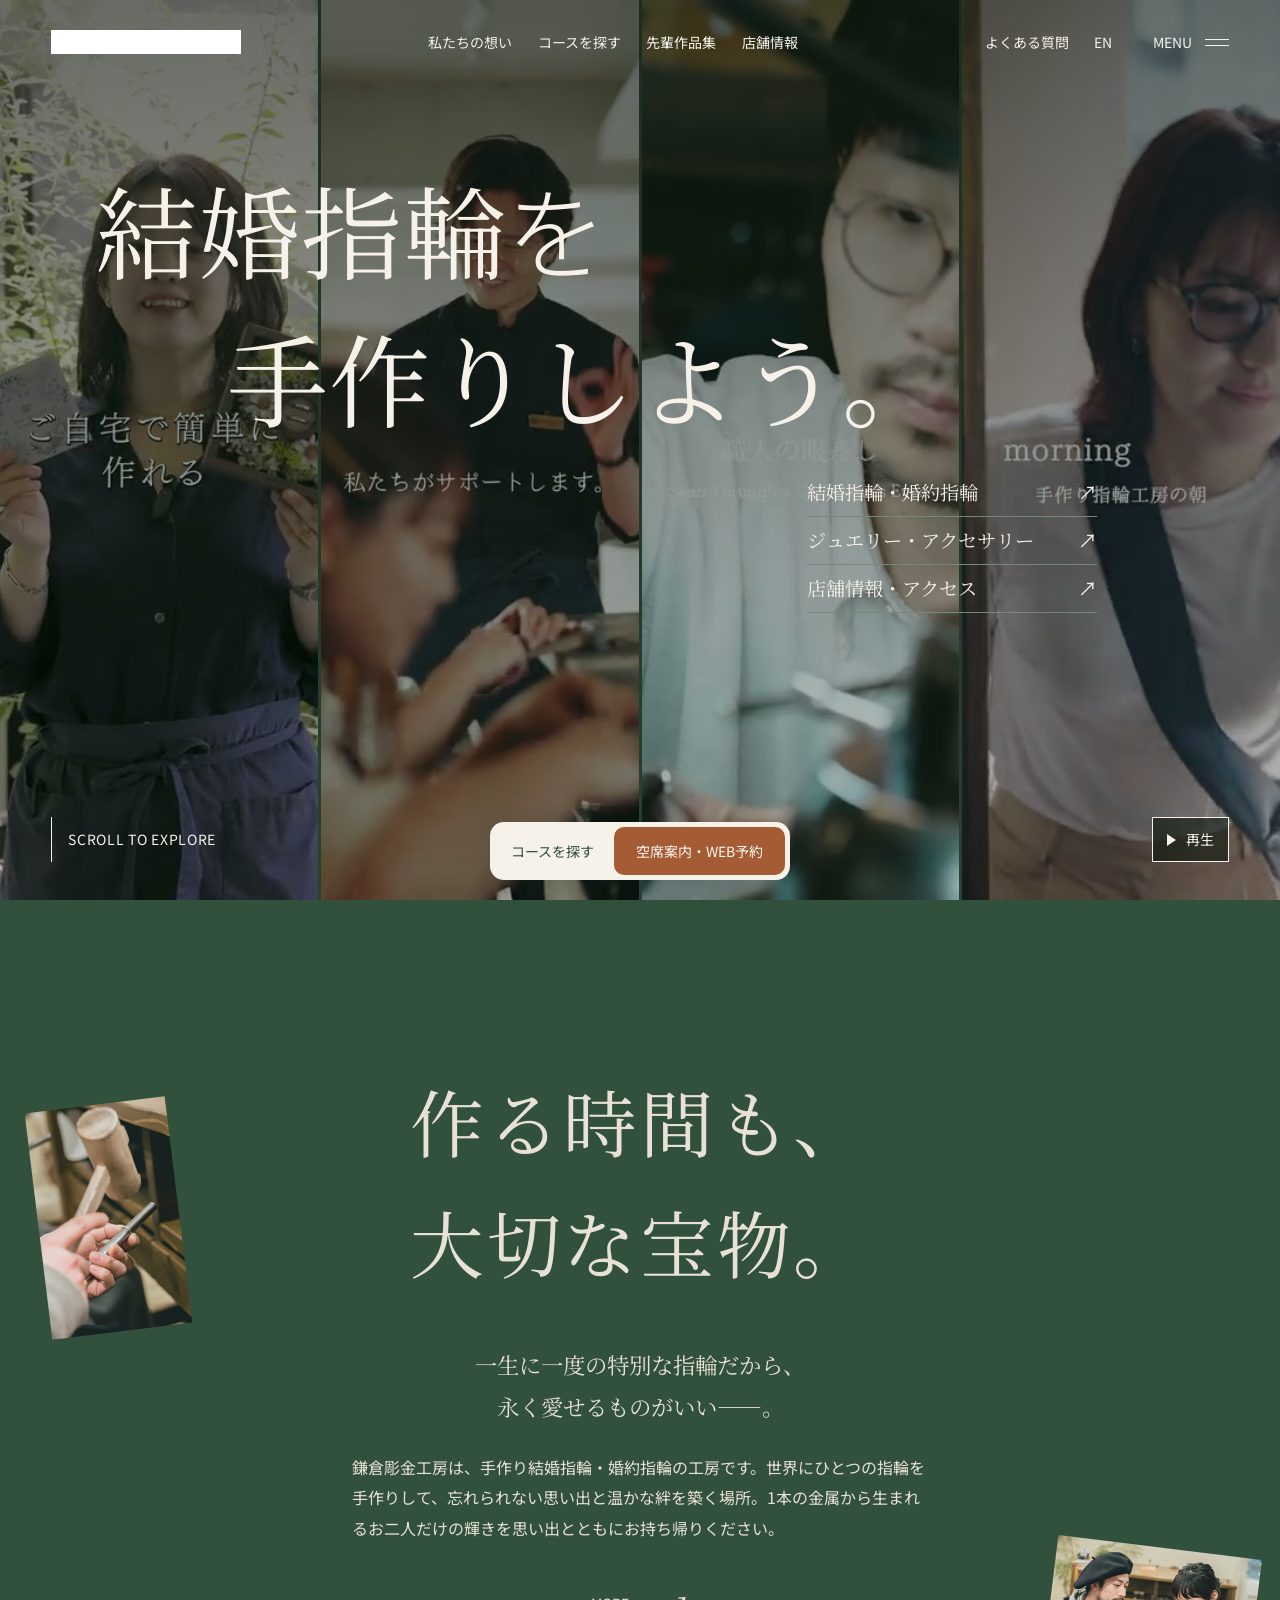
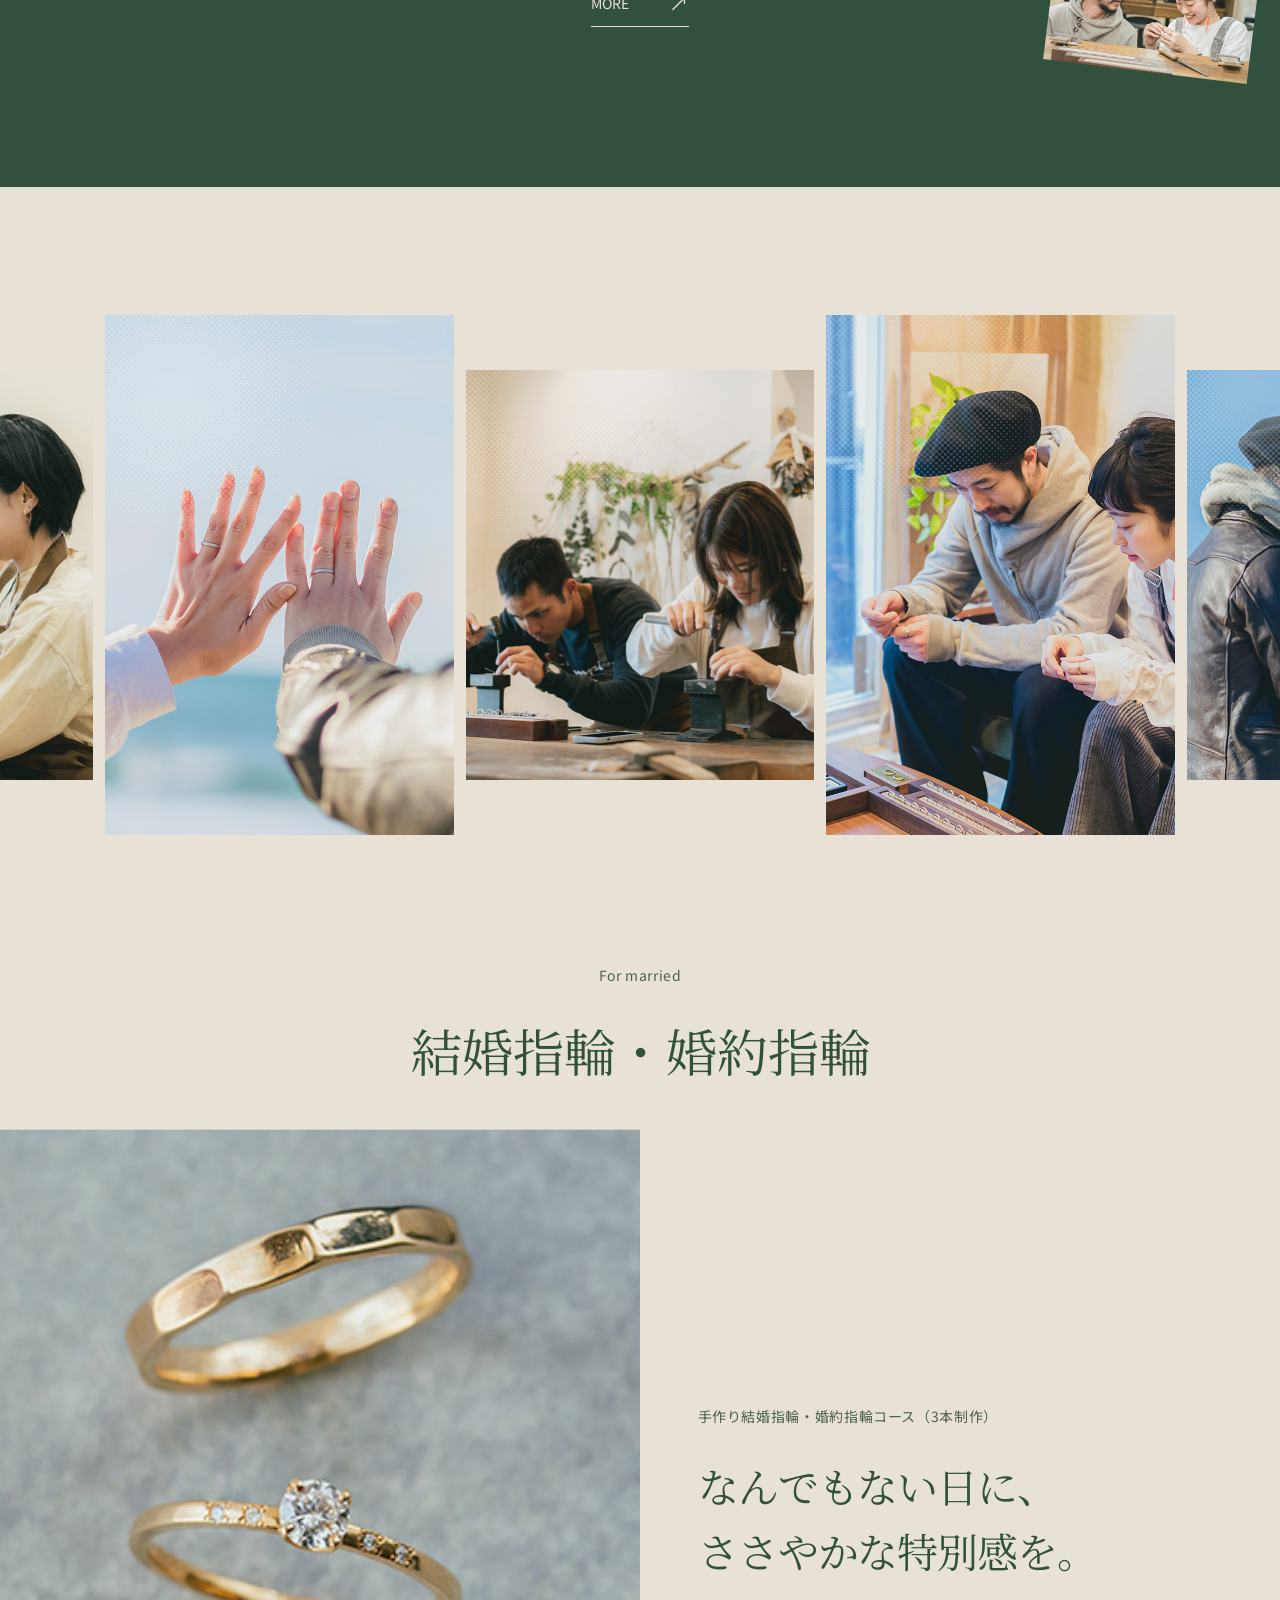
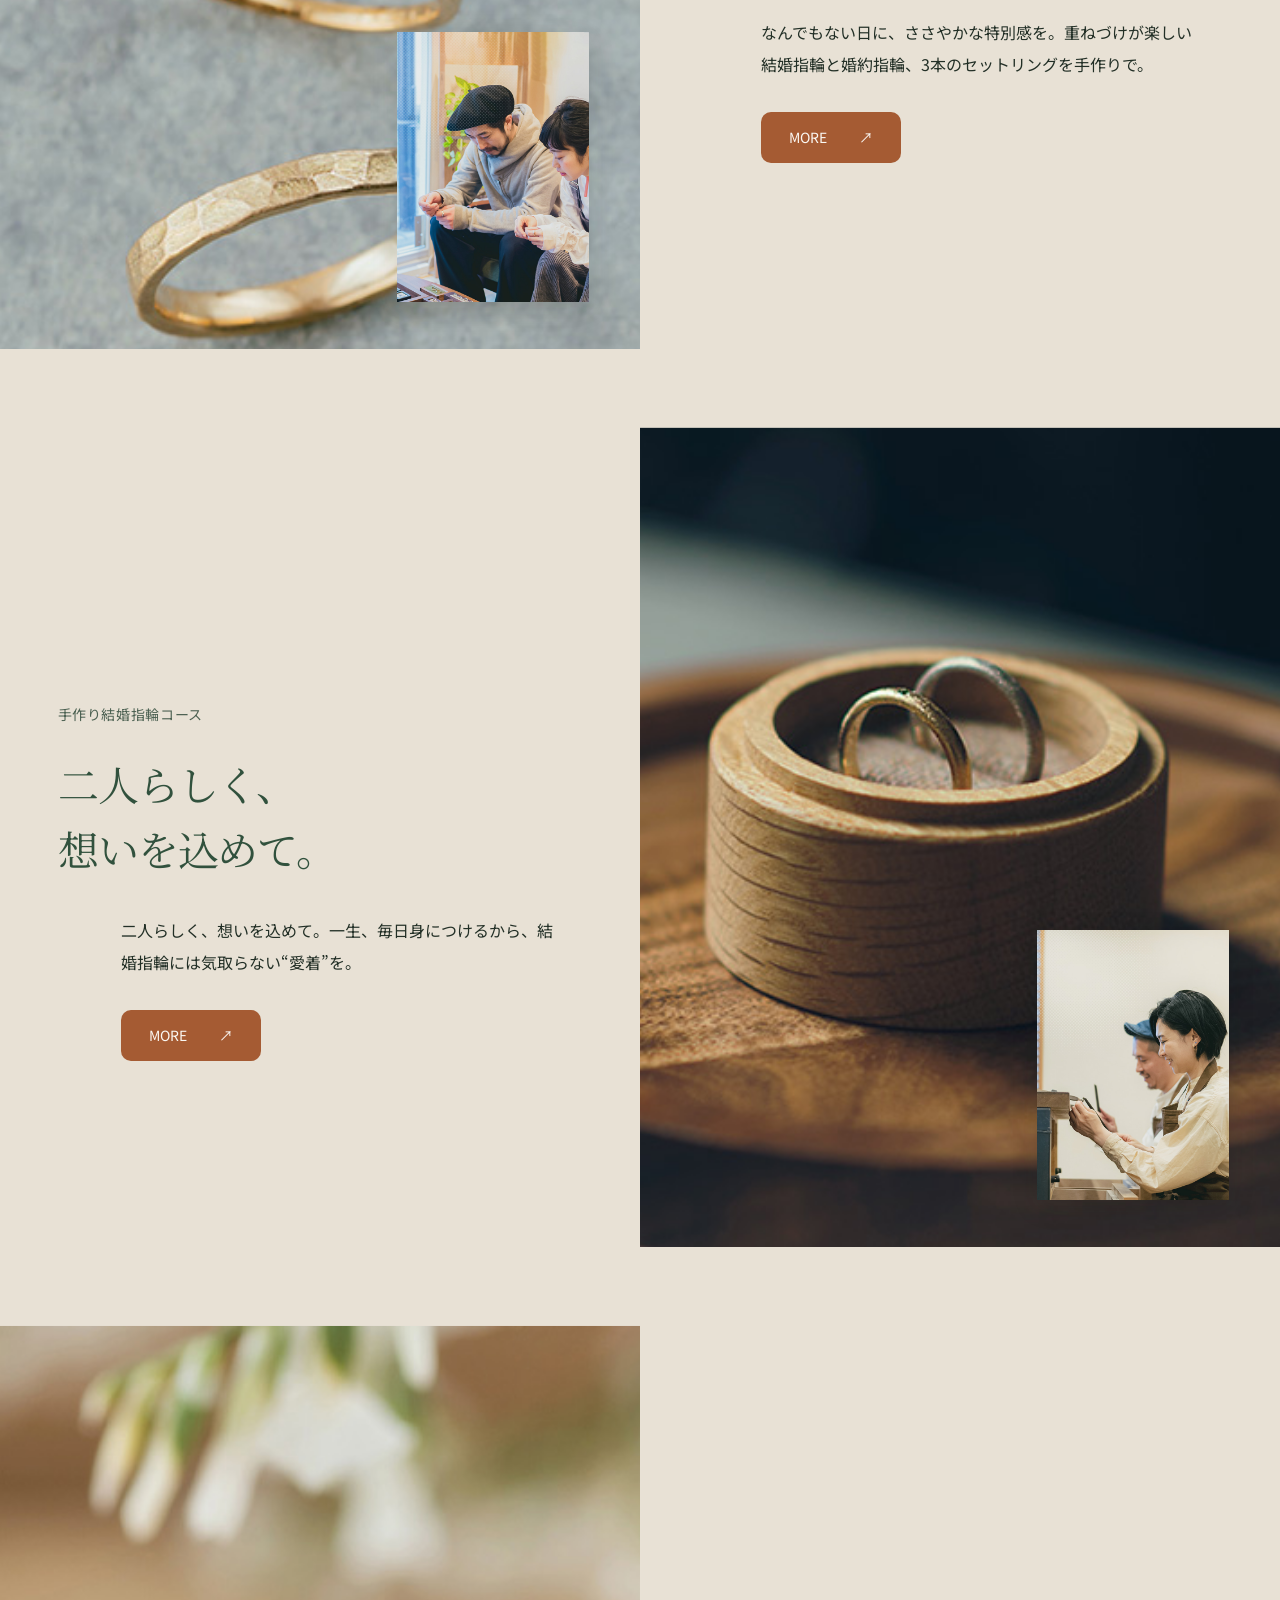
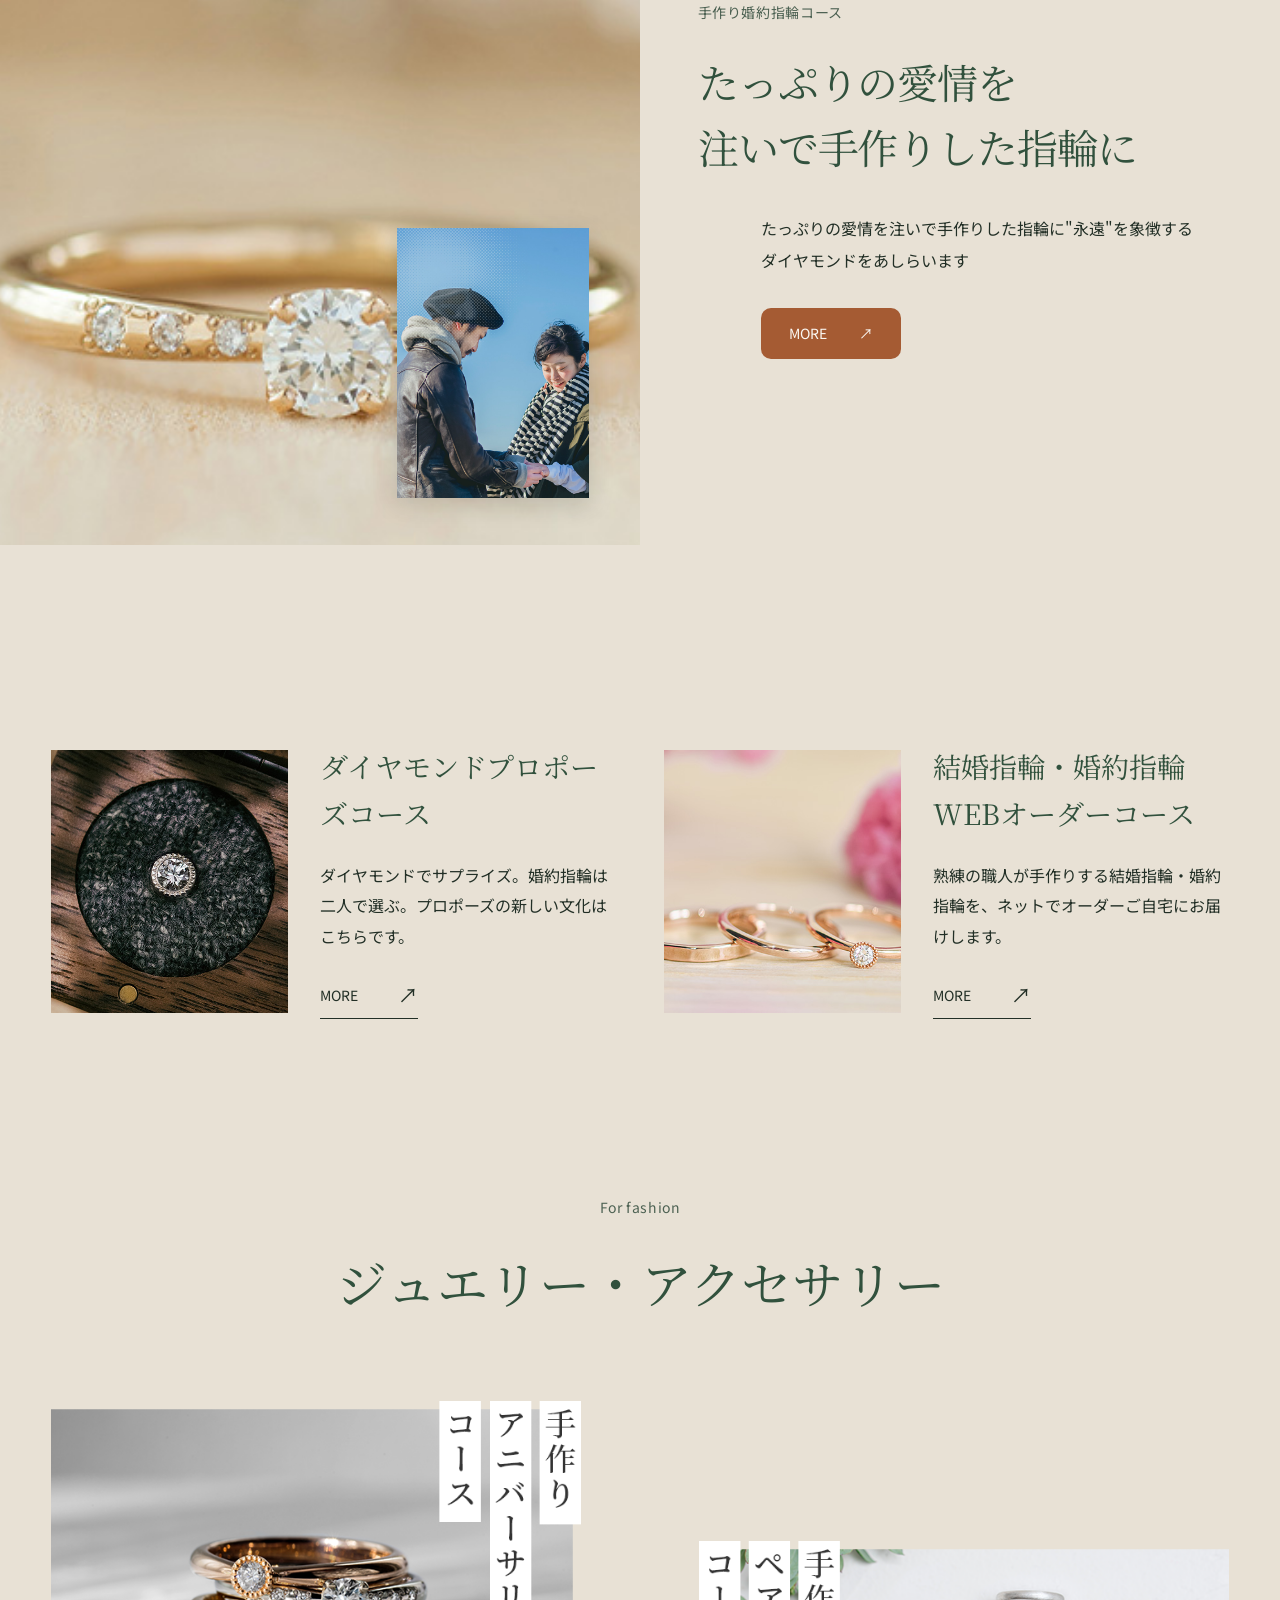
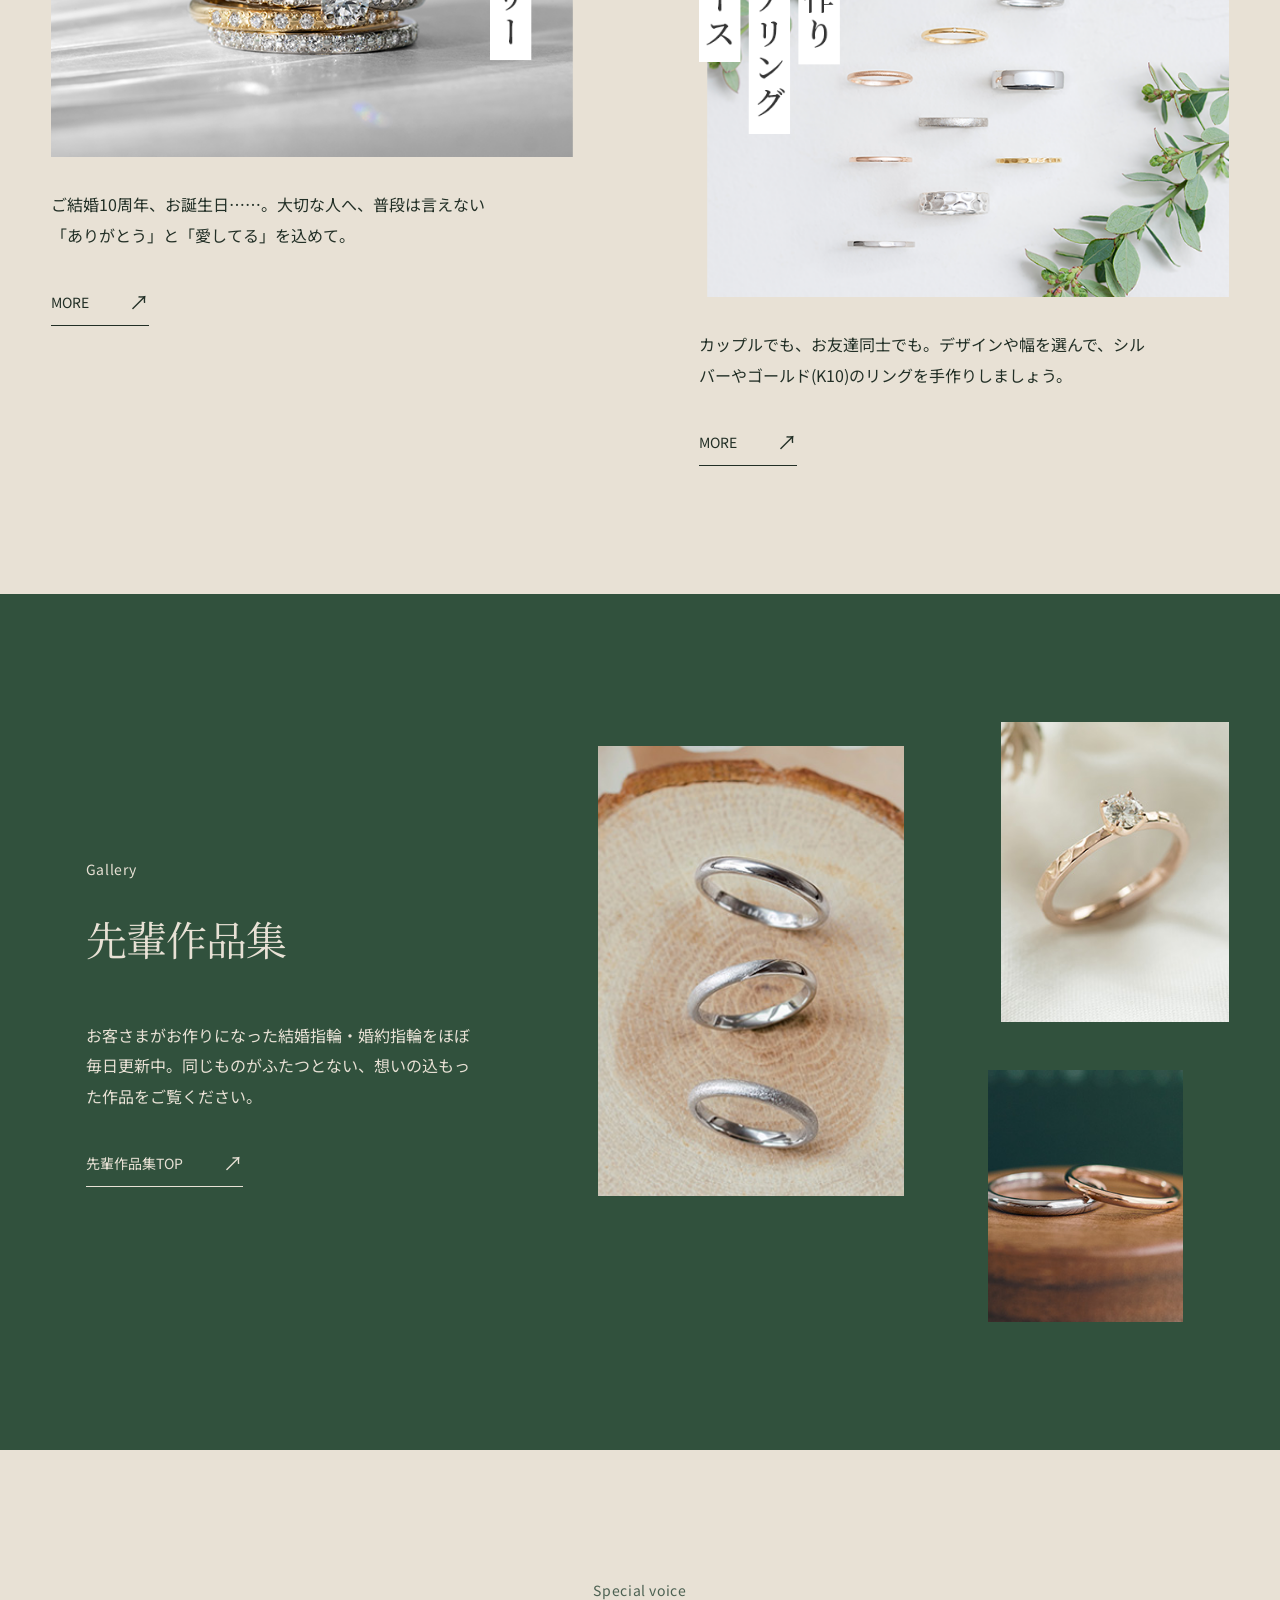
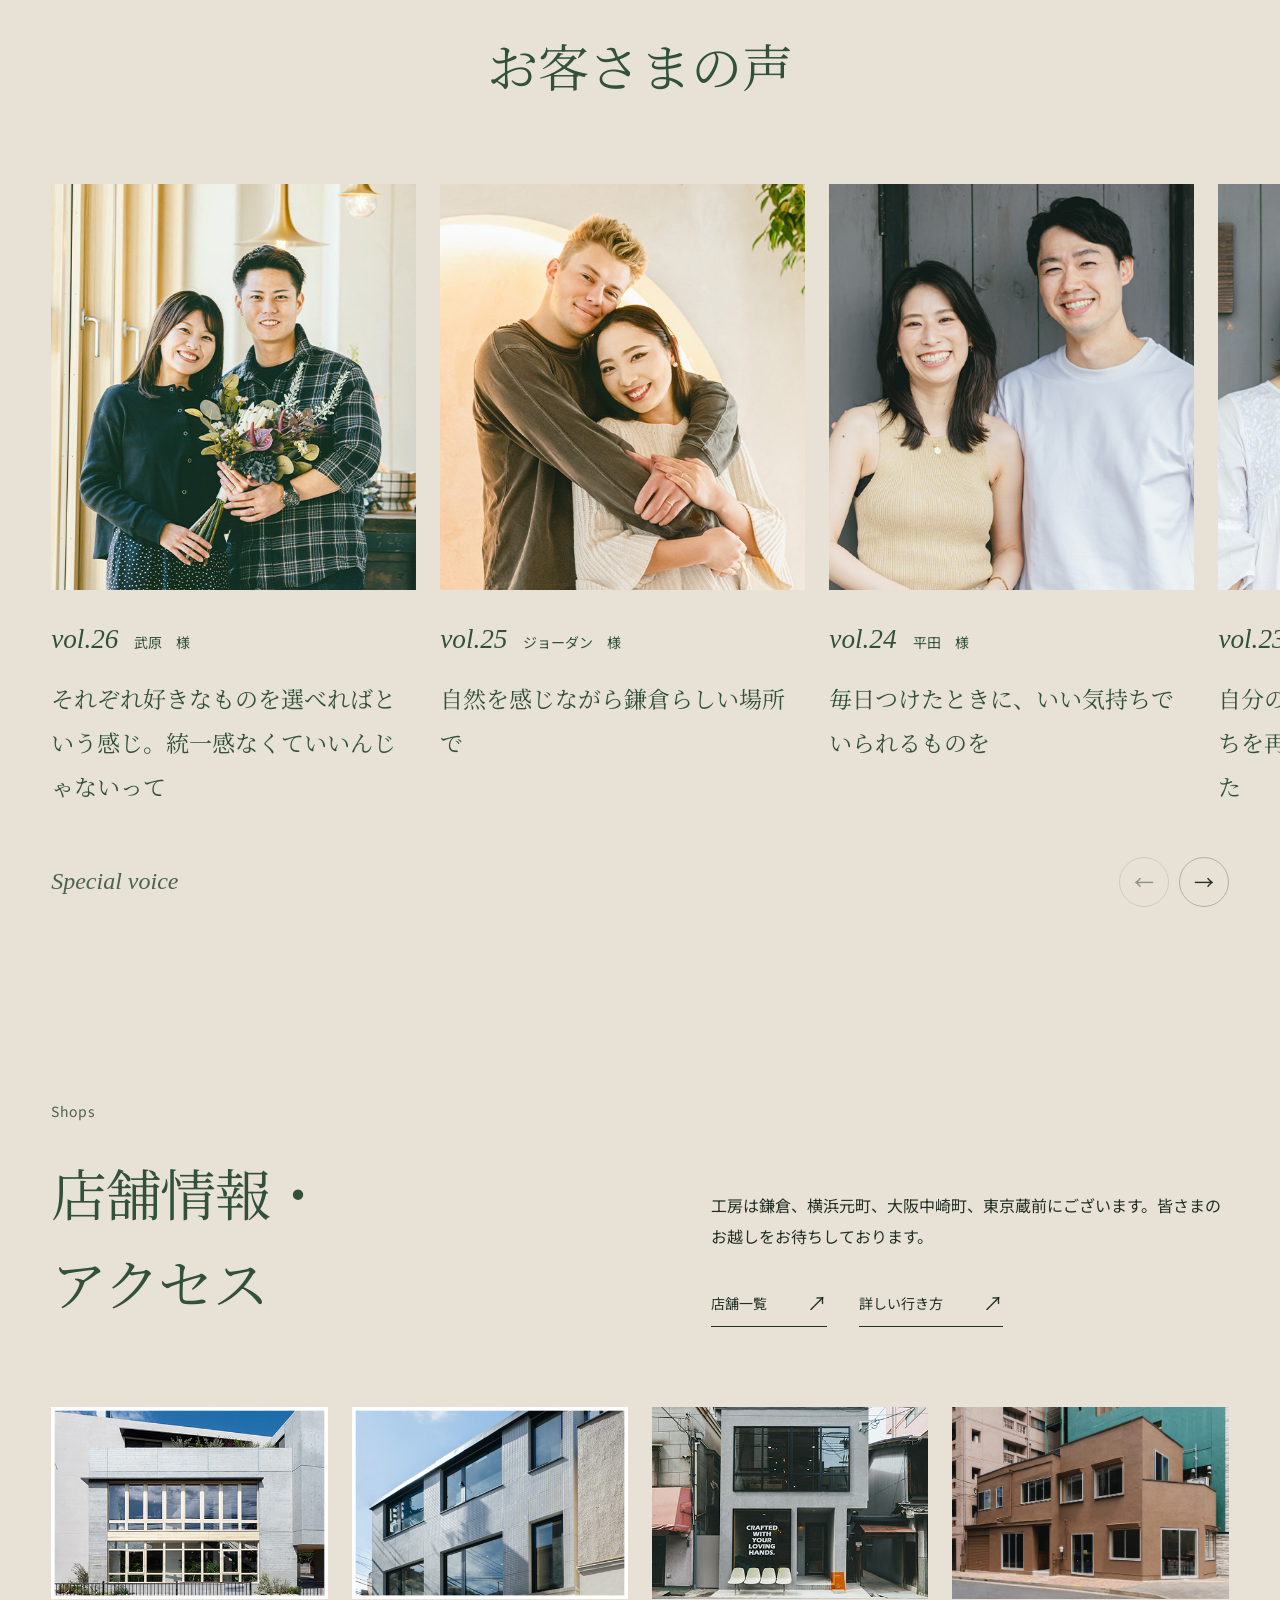
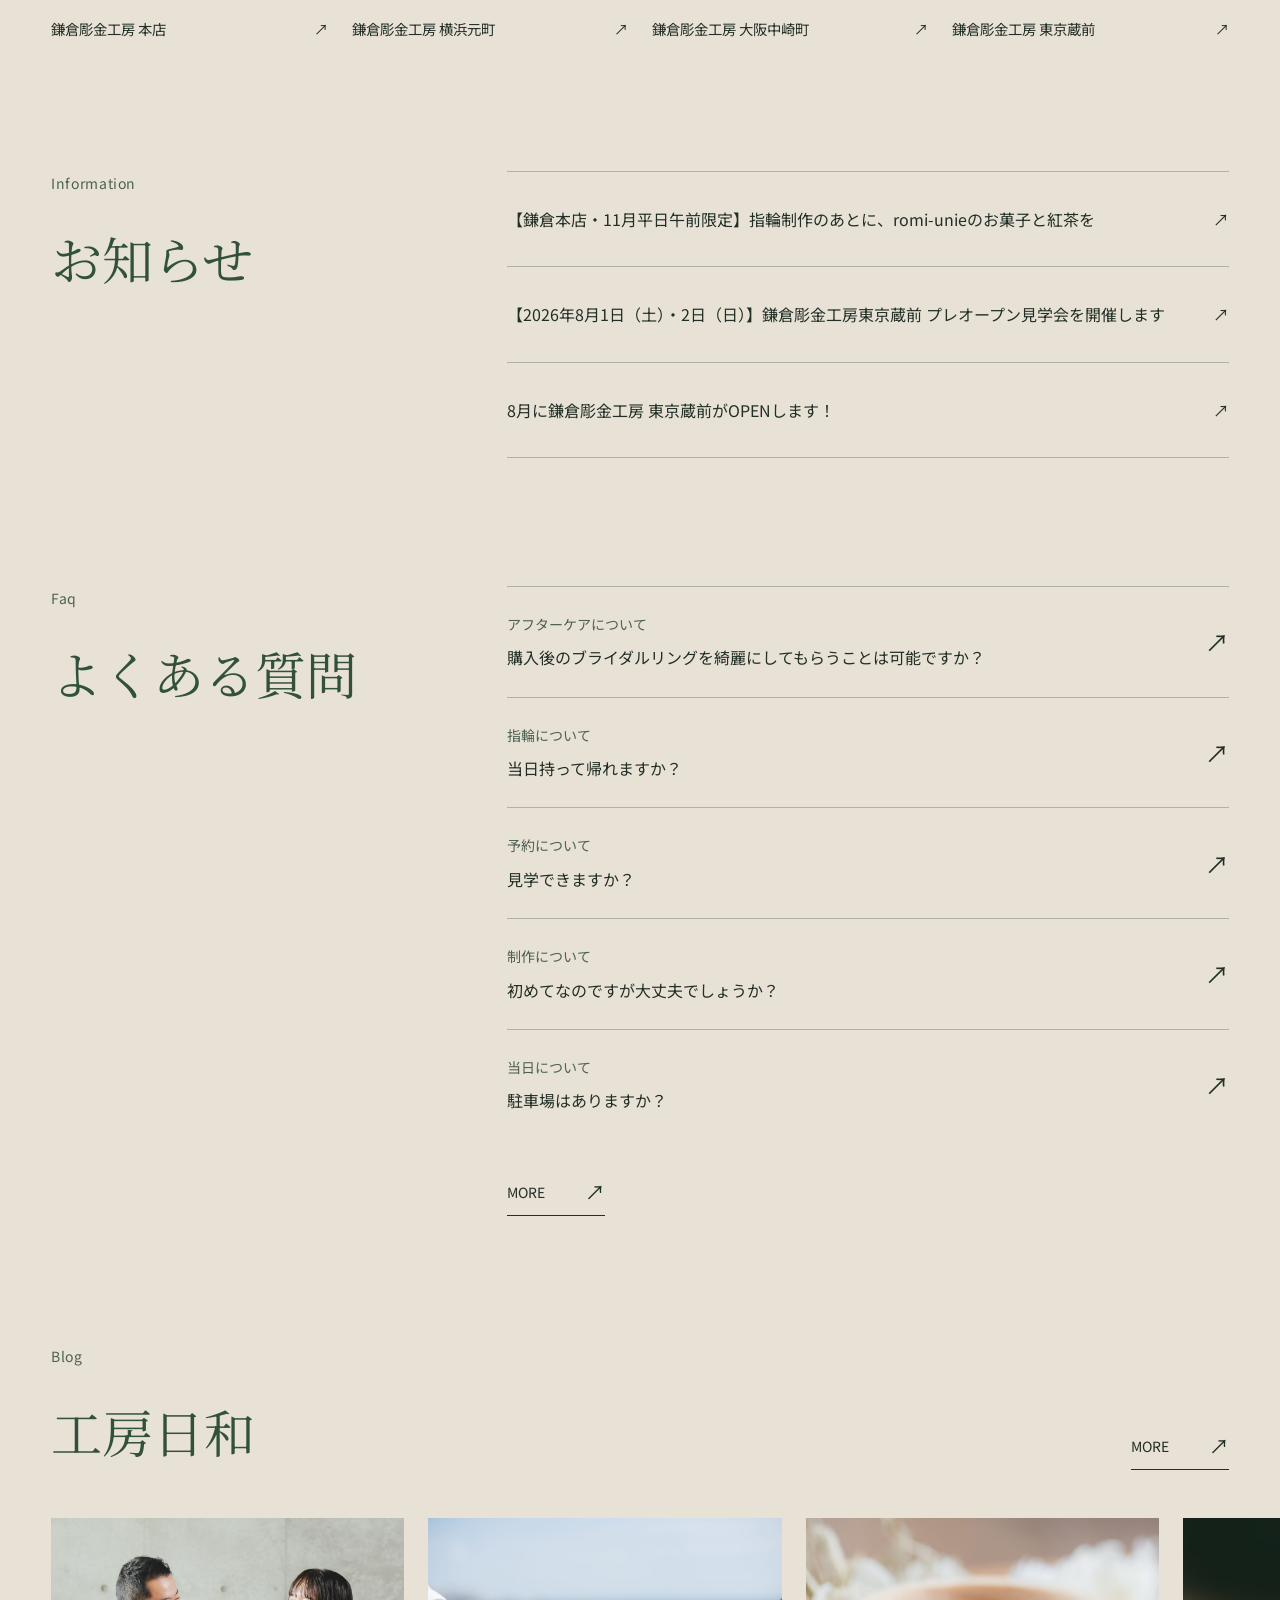
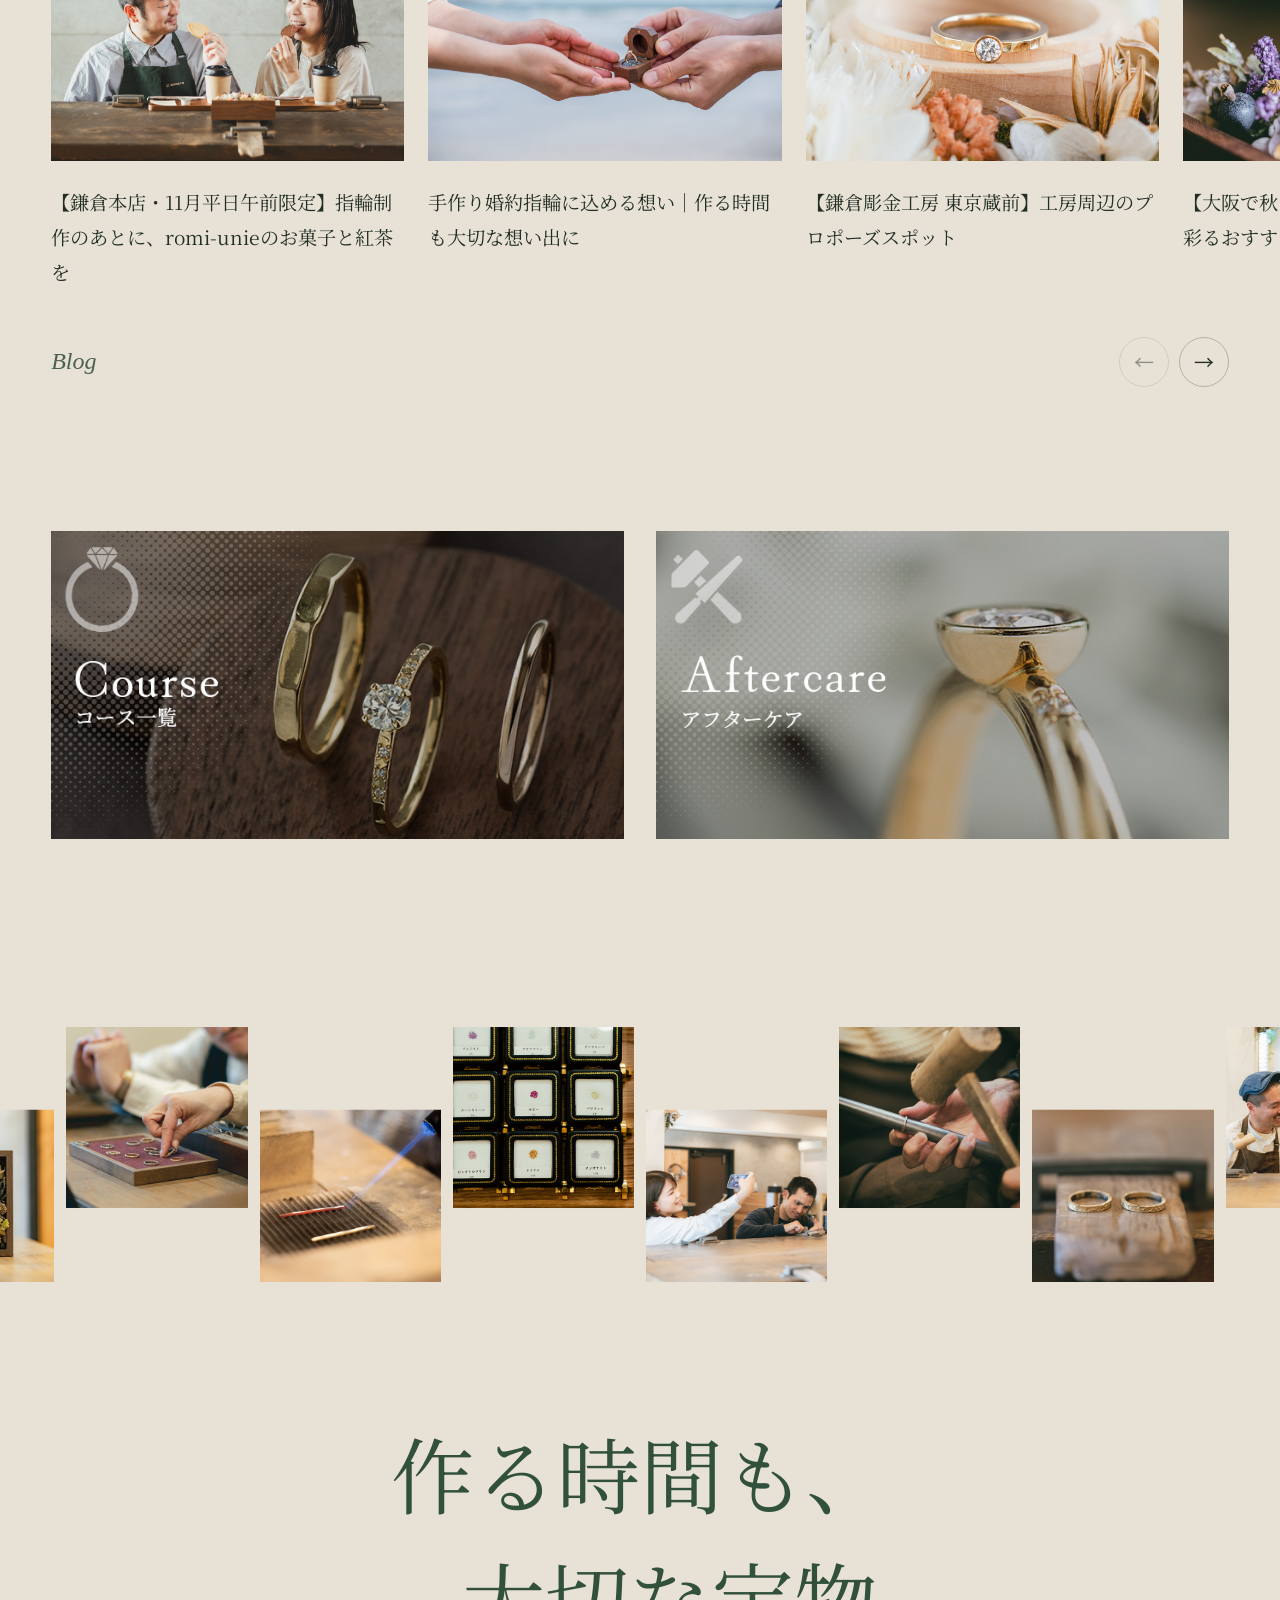
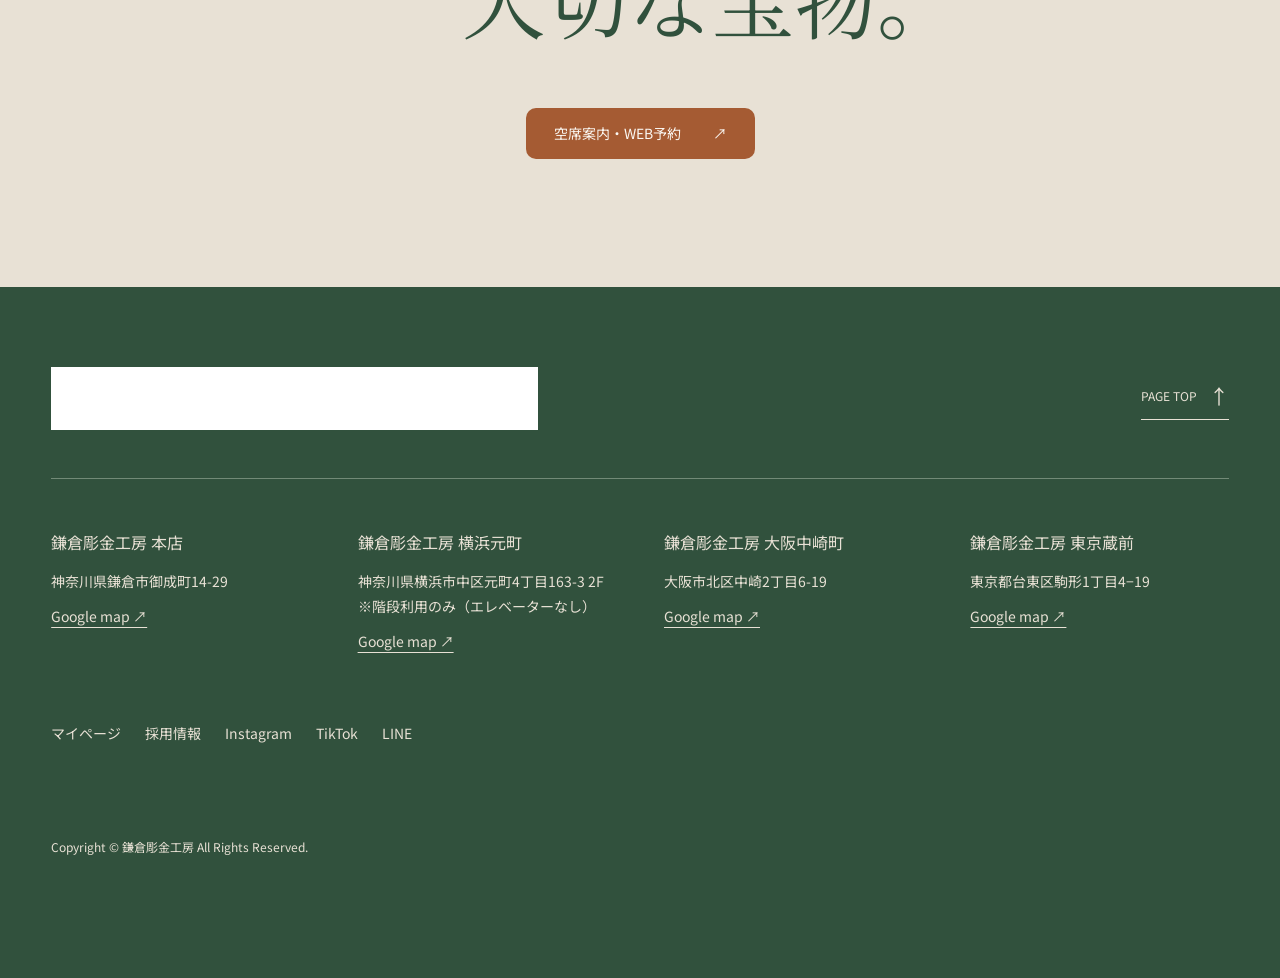
<file: index.html>
<!doctype html>
<html lang="ja">
<head>
<meta charset="UTF-8">
<meta name="viewport" content="width=device-width, initial-scale=1, viewport-fit=cover">
<meta name="robots" content="noindex,nofollow,noarchive">
<title>鎌倉彫金工房｜TOPリニューアル試作</title>
<meta name="description" content="鎌倉彫金工房 TOPページのデザイン試作。写真と文言は現行公式サイトより。">
<link rel="preconnect" href="https://fonts.googleapis.com">
<link rel="preconnect" href="https://fonts.gstatic.com" crossorigin>
<link href="https://fonts.googleapis.com/css2?family=Noto+Sans+JP:wght@300;400;500&family=Noto+Serif+JP:wght@300;400;500&display=swap" rel="stylesheet">
<link rel="stylesheet" href="./styles.css">
<link rel="preload" href="./assets/video/fv-01.jpg" as="image">
<script src="./app.js" defer></script>
</head>
<body>
<a href="#main" class="skip-link">本文へ</a>
<header class="header" id="header">
  <a class="brand" href="#top" aria-label="鎌倉彫金工房 TOP"><img src="./assets/img__renewal__pc_renew_logo.png" width="785" height="102" alt="鎌倉彫金工房"></a>
  <nav class="desktop-nav" aria-label="メインナビゲーション"><a href="#concept">私たちの想い</a><a href="#course">コースを探す</a><a href="#gallery">先輩作品集</a><a href="#shops">店舗情報</a></nav>
  <div class="nav-end"><nav class="desktop-nav" aria-label="サブナビゲーション"><a href="#faq">よくある質問</a><a href="https://kamakura-chokin.com/en/">EN</a></nav><button class="menu-toggle" id="menu-open" aria-haspopup="dialog" aria-controls="menu-dialog" aria-expanded="false"><span>MENU</span><span class="menu-icon" aria-hidden="true"></span></button></div>
</header>
<main id="main">
  <section class="hero" id="top" aria-labelledby="hero-title">
    <div class="hero-films" id="hero-films" aria-hidden="true">
      <video class="hero-film" data-src="./assets/video/fv-01.mp4" poster="./assets/video/fv-01.jpg" width="432" height="768" muted loop playsinline preload="none" disablepictureinpicture tabindex="-1"></video>
      <video class="hero-film" data-src="./assets/video/fv-02.mp4" poster="./assets/video/fv-02.jpg" width="432" height="768" muted loop playsinline preload="none" disablepictureinpicture tabindex="-1"></video>
      <video class="hero-film" data-src="./assets/video/fv-03.mp4" poster="./assets/video/fv-03.jpg" width="432" height="768" muted loop playsinline preload="none" disablepictureinpicture tabindex="-1"></video>
      <video class="hero-film" data-src="./assets/video/fv-04.mp4" poster="./assets/video/fv-04.jpg" width="432" height="768" muted loop playsinline preload="none" disablepictureinpicture tabindex="-1"></video>
    </div>
    <div class="hero-content">
      <h1 id="hero-title"><span class="reveal">結婚指輪<span class="sans">を</span></span><span class="reveal" style="--delay: 120ms">手作りしよう。</span></h1>
      <div class="hero-aside reveal" style="--delay: 240ms"><a href="#course">結婚指輪・婚約指輪<span class="arrow" aria-hidden="true">↗</span></a><a href="#fashion">ジュエリー・アクセサリー<span class="arrow" aria-hidden="true">↗</span></a><a href="#shops">店舗情報・アクセス<span class="arrow" aria-hidden="true">↗</span></a></div>
    </div>
    <a href="#concept" class="hero-bottom"><span class="scroll-line" aria-hidden="true"></span>SCROLL TO EXPLORE</a>
    <button class="hero-video-toggle" id="hero-video-toggle" type="button" aria-label="動画を一時停止" aria-controls="hero-films" hidden><span class="hero-video-icon" aria-hidden="true"></span><span class="hero-video-label">動画を一時停止</span></button>
  </section>
  <section class="intro" id="concept" aria-labelledby="concept-title">
    <img class="small-photo" src="./assets/img__top__concept-img01.jpg" width="185" height="300" alt="木槌で指輪の形を整える手元" loading="lazy">
    <img class="small-photo" src="./assets/img__top__concept-img02.jpg" width="360" height="220" alt="工房での指輪作り" loading="lazy">
    <h2 id="concept-title" class="reveal"><span>作る時間も、</span><span>大切な宝物。</span></h2>
    <p class="lead reveal">一生に一度の特別な指輪だから、<br>永く愛せるものがいい――。</p>
    <p class="body-copy reveal">鎌倉彫金工房は、手作り結婚指輪・婚約指輪の工房です。世界にひとつの指輪を手作りして、忘れられない思い出と温かな絆を築く場所。1本の金属から生まれるお二人だけの輝きを思い出とともにお持ち帰りください。</p>
    <a class="text-link reveal" href="https://kamakura-chokin.com/about/">MORE<span class="arrow" aria-hidden="true">↗</span></a>
  </section>
  <div class="photo-ribbon" aria-label="指輪作りの風景"><figure><img src="./assets/img__top__fv-img02.jpg" width="700" height="1128" alt="指輪作りを楽しむお二人" loading="lazy" decoding="async" data-parallax="-0.07"></figure><figure><img src="./assets/img__top__fv-img01.jpg" width="700" height="1128" alt="指輪作りを楽しむお二人" loading="lazy" decoding="async" data-parallax="0.06"></figure><figure><img src="./assets/img__top__fv-img03.jpg" width="700" height="1128" alt="指輪作りを楽しむお二人" loading="lazy" decoding="async" data-parallax="0.06"></figure><figure><img src="./assets/img__top__fv-img06.jpg" width="700" height="1128" alt="指輪作りを楽しむお二人" loading="lazy" decoding="async" data-parallax="-0.07"></figure><figure><img src="./assets/img__top__fv-img04.jpg" width="700" height="1128" alt="指輪作りを楽しむお二人" loading="lazy" decoding="async" data-parallax="-0.07"></figure></div>
<section class="course-section" id="course" aria-labelledby="course-title"><div class="section-heading reveal"><p class="eyebrow">For married</p><h2 id="course-title">結婚指輪・婚約指輪</h2></div>
<article class="split reverse" aria-labelledby="course-0"><div class="split-copy"><p class="eyebrow reveal">手作り結婚指輪・婚約指輪コース（3本制作）</p><h3 class="display-heading reveal" id="course-0">なんでもない日に、<br>ささやかな特別感を。</h3><div class="indented-copy reveal"><p>なんでもない日に、ささやかな特別感を。重ねづけが楽しい結婚指輪と婚約指輪、3本のセットリングを手作りで。</p><a class="btn" href="https://kamakura-chokin.com/course/marriage-engagement/">MORE<span class="arrow" aria-hidden="true">↗</span></a></div></div><div class="split-visual"><div class="main-visual"><img src="./assets/img__top__married-img01.jpg" width="520" height="500" alt="手作り結婚指輪・婚約指輪コース（3本制作）" loading="lazy" decoding="async" data-parallax="0.065"></div><figure class="inset-visual reveal"><img src="./assets/img__top__fv-img06.jpg" width="700" height="1128" alt="指輪選びと指輪作りの思い出" loading="lazy" decoding="async" data-parallax="-0.055"></figure></div></article>
<article class="split " aria-labelledby="course-1"><div class="split-copy"><p class="eyebrow reveal">手作り結婚指輪コース</p><h3 class="display-heading reveal" id="course-1">二人らしく、<br>想いを込めて。</h3><div class="indented-copy reveal"><p>二人らしく、想いを込めて。一生、毎日身につけるから、結婚指輪には気取らない“愛着”を。</p><a class="btn" href="https://kamakura-chokin.com/course/marriage/">MORE<span class="arrow" aria-hidden="true">↗</span></a></div></div><div class="split-visual"><div class="main-visual"><img src="./assets/img__top__married-img02.jpg" width="520" height="500" alt="手作り結婚指輪コース" loading="lazy" decoding="async" data-parallax="0.065"></div><figure class="inset-visual reveal"><img src="./assets/img__top__fv-img02.jpg" width="700" height="1128" alt="指輪選びと指輪作りの思い出" loading="lazy" decoding="async" data-parallax="-0.055"></figure></div></article>
<article class="split reverse" aria-labelledby="course-2"><div class="split-copy"><p class="eyebrow reveal">手作り婚約指輪コース</p><h3 class="display-heading reveal" id="course-2">たっぷりの愛情を<br>注いで手作りした指輪に</h3><div class="indented-copy reveal"><p>たっぷりの愛情を注いで手作りした指輪に&quot;永遠&quot;を象徴するダイヤモンドをあしらいます</p><a class="btn" href="https://kamakura-chokin.com/course/engage/">MORE<span class="arrow" aria-hidden="true">↗</span></a></div></div><div class="split-visual"><div class="main-visual"><img src="./assets/img__top__married-img03.jpg" width="520" height="500" alt="手作り婚約指輪コース" loading="lazy" decoding="async" data-parallax="0.065"></div><figure class="inset-visual reveal"><img src="./assets/img__top__fv-img04.jpg" width="700" height="1128" alt="指輪選びと指輪作りの思い出" loading="lazy" decoding="async" data-parallax="-0.055"></figure></div></article>
<div class="more-courses">
<article class="compact-course reveal"><figure><img src="./assets/img__top__married-img04.jpg" width="520" height="500" alt="ダイヤモンドプロポーズコース" loading="lazy" decoding="async" ></figure><div><h3>ダイヤモンドプロポーズコース</h3><p>ダイヤモンドでサプライズ。婚約指輪は二人で選ぶ。プロポーズの新しい文化はこちらです。</p><a class="text-link" href="https://kamakura-chokin.com/course/diamondpropose/">MORE<span class="arrow" aria-hidden="true">↗</span></a></div></article>
<article class="compact-course reveal"><figure><img src="./assets/img__top__married-img05.jpg" width="480" height="410" alt="結婚指輪・婚約指輪WEBオーダーコース" loading="lazy" decoding="async" ></figure><div><h3>結婚指輪・婚約指輪WEBオーダーコース</h3><p>熟練の職人が手作りする結婚指輪・婚約指輪を、ネットでオーダーご自宅にお届けします。</p><a class="text-link" href="https://kamakura-chokin.com/course/weborder/">MORE<span class="arrow" aria-hidden="true">↗</span></a></div></article>
</div></section>
<section class="fashion-section" id="fashion"><div class="section-heading reveal"><p class="eyebrow">For fashion</p><h2>ジュエリー・アクセサリー</h2></div><div class="fashion-grid">
<article class="fashion-item reveal"><figure><img src="./assets/img__top__fashion-img01.png" width="640" height="430" alt="手作りのジュエリー・アクセサリー" loading="lazy" decoding="async" ></figure><p>ご結婚10周年、お誕生日……。大切な人へ、普段は言えない「ありがとう」と「愛してる」を込めて。</p><a class="text-link" href="https://kamakura-chokin.com/course/anniversary/">MORE<span class="arrow" aria-hidden="true">↗</span></a></article>
<article class="fashion-item reveal"><figure><img src="./assets/img__top__fashion-img02.png" width="640" height="430" alt="手作りのジュエリー・アクセサリー" loading="lazy" decoding="async" ></figure><p>カップルでも、お友達同士でも。デザインや幅を選んで、シルバーやゴールド(K10)のリングを手作りしましょう。</p><a class="text-link" href="https://kamakura-chokin.com/course/silver/">MORE<span class="arrow" aria-hidden="true">↗</span></a></article>
</div></section>
<section class="gallery-section" id="gallery" aria-labelledby="gallery-title"><div class="gallery-copy"><p class="eyebrow reveal">Gallery</p><h2 class="display-heading reveal" id="gallery-title">先輩作品集</h2><p class="reveal">お客さまがお作りになった結婚指輪・婚約指輪をほぼ毎日更新中。同じものがふたつとない、想いの込もった作品をご覧ください。</p><a class="text-link reveal" href="https://kamakura-chokin.com/gallery_/">先輩作品集TOP<span class="arrow" aria-hidden="true">↗</span></a></div><div class="gallery-collage">
<figure class="gallery-photo gp-0 reveal"><img src="./assets/img__top__gallery-img01.jpg" width="375" height="485" alt="お客さまが手作りされた結婚指輪・婚約指輪" loading="lazy" decoding="async" data-parallax="0.07"></figure>
<figure class="gallery-photo gp-1 reveal"><img src="./assets/img__top__gallery-img03.jpg" width="280" height="400" alt="お客さまが手作りされた結婚指輪・婚約指輪" loading="lazy" decoding="async" data-parallax="-0.1"></figure>
<figure class="gallery-photo gp-2 reveal"><img src="./assets/img__top__gallery-img02.jpg" width="279" height="400" alt="お客さまが手作りされた結婚指輪・婚約指輪" loading="lazy" decoding="async" data-parallax="0.12"></figure>
</div></section>
<section class="voice-section" id="voice" aria-labelledby="voice-title"><div class="section-heading reveal"><p class="eyebrow">Special voice</p><h2 id="voice-title">お客さまの声</h2></div><div class="rail" id="voice-rail" tabindex="0" aria-label="お客さまの声。横方向にスクロールできます">
<article class="voice-item"><a href="https://kamakura-chokin.com/voice26/"><figure><img src="./assets/img__voice__26__slide-img.jpg" width="520" height="640" alt="武原　様のお写真" loading="lazy" decoding="async" ></figure><p class="voice-meta">vol.26<span>武原　様</span></p><h3>それぞれ好きなものを選べればという感じ。統一感なくていいんじゃないって</h3></a></article>
<article class="voice-item"><a href="https://kamakura-chokin.com/voice25/"><figure><img src="./assets/img__voice__25__slide-img.jpg" width="520" height="640" alt="ジョーダン　様のお写真" loading="lazy" decoding="async" ></figure><p class="voice-meta">vol.25<span>ジョーダン　様</span></p><h3>自然を感じながら鎌倉らしい場所で</h3></a></article>
<article class="voice-item"><a href="https://kamakura-chokin.com/voice24/"><figure><img src="./assets/img__voice__24__slide-img.jpg" width="520" height="640" alt="平田　様のお写真" loading="lazy" decoding="async" ></figure><p class="voice-meta">vol.24<span>平田　様</span></p><h3>毎日つけたときに、いい気持ちでいられるものを</h3></a></article>
<article class="voice-item"><a href="https://kamakura-chokin.com/voice23/"><figure><img src="./assets/img__voice__23__slide-img.jpg" width="520" height="640" alt="高橋　様のお写真" loading="lazy" decoding="async" ></figure><p class="voice-meta">vol.23<span>高橋　様</span></p><h3>自分の気持ち、相手に対する気持ちを再確認できる機会になりました</h3></a></article>
<article class="voice-item"><a href="https://kamakura-chokin.com/voice22/"><figure><img src="./assets/img__voice__22__slide-img.jpg" width="520" height="640" alt="志道　様のお写真" loading="lazy" decoding="async" ></figure><p class="voice-meta">vol.22<span>志道　様</span></p><h3>めちゃめちゃ硬くて全然曲がらないっていうのが印象的でした</h3></a></article>
</div><div class="rail-control"><span class="rail-hint">Special voice</span><button data-rail="voice-rail" data-direction="-1" aria-label="前へ">←</button><button data-rail="voice-rail" data-direction="1" aria-label="次へ">→</button></div></section>
<section class="shops-section" id="shops" aria-labelledby="shops-title"><div class="shops-heading"><div class="reveal"><p class="eyebrow">Shops</p><h2 class="display-heading" id="shops-title">店舗情報・<br>アクセス</h2></div><div class="reveal"><p>工房は鎌倉、横浜元町、大阪中崎町、東京蔵前にございます。皆さまのお越しをお待ちしております。</p><div class="shop-links"><a class="text-link" href="https://kamakura-chokin.com/workshop/">店舗一覧<span class="arrow" aria-hidden="true">↗</span></a><a class="text-link" href="https://kamakura-chokin.com/access/">詳しい行き方<span class="arrow" aria-hidden="true">↗</span></a></div></div></div><div class="shop-grid">
<a class="shop-item reveal" href="https://kamakura-chokin.com/workshop/honten"><figure><img src="./assets/img__top__access-img01.jpg" width="460" height="320" alt="鎌倉彫金工房 本店の外観・店内" loading="lazy" decoding="async" ></figure><h3>鎌倉彫金工房 本店<span aria-hidden="true">↗</span></h3></a>
<a class="shop-item reveal" href="https://yokohama-chokin.com/"><figure><img src="./assets/img__top__access-img02.jpg" width="460" height="320" alt="鎌倉彫金工房 横浜元町の外観・店内" loading="lazy" decoding="async" ></figure><h3>鎌倉彫金工房 横浜元町<span aria-hidden="true">↗</span></h3></a>
<a class="shop-item reveal" href="https://osaka-chokin.com/"><figure><img src="./assets/img__top__access-img03.jpg" width="460" height="320" alt="鎌倉彫金工房 大阪中崎町の外観・店内" loading="lazy" decoding="async" ></figure><h3>鎌倉彫金工房 大阪中崎町<span aria-hidden="true">↗</span></h3></a>
<a class="shop-item reveal" href="https://kamakura-chokin.com/workshop/tokyo"><figure><img src="./assets/img__top__access-img04.jpg" width="1500" height="1080" alt="鎌倉彫金工房 東京蔵前の外観・店内" loading="lazy" decoding="async" ></figure><h3>鎌倉彫金工房 東京蔵前<span aria-hidden="true">↗</span></h3></a>
</div></section>
<section class="information section-pad" id="news"><div class="info-title reveal"><p class="eyebrow">Information</p><h2>お知らせ</h2></div><div class="news-list reveal">
<a href="https://kamakura-chokin.com/93827"><span>【鎌倉本店・11月平日午前限定】指輪制作のあとに、romi-unieのお菓子と紅茶を</span><span aria-hidden="true">↗</span></a>
<a href="https://kamakura-chokin.com/92751"><span>【2026年8月1日（土）・2日（日）】鎌倉彫金工房東京蔵前 プレオープン見学会を開催します</span><span aria-hidden="true">↗</span></a>
<a href="https://kamakura-chokin.com/92100"><span>8月に鎌倉彫金工房 東京蔵前がOPENします！</span><span aria-hidden="true">↗</span></a>
</div></section>
<section class="faq-section section-pad" id="faq" aria-labelledby="faq-title"><div class="info-title reveal"><p class="eyebrow">Faq</p><h2 id="faq-title">よくある質問</h2></div><div class="faq-list reveal">
<a href="https://kamakura-chokin.com/qa/購入後のブライダルリングを綺麗にしてもらうこ"><span><small>アフターケアについて</small>購入後のブライダルリングを綺麗にしてもらうことは可能ですか？</span><span class="faq-arrow" aria-hidden="true">↗</span></a>
<a href="https://kamakura-chokin.com/qa/%e5%bd%93%e6%97%a5%e6%8c%81%e3%81%a3%e3%81%a6%e5%b8%b0%e3%82%8c%e3%81%be%e3%81%99%e3%81%8b%ef%bc%9f"><span><small>指輪について</small>当日持って帰れますか？</span><span class="faq-arrow" aria-hidden="true">↗</span></a>
<a href="https://kamakura-chokin.com/qa/%e8%a6%8b%e5%ad%a6%e3%81%a7%e3%81%8d%e3%81%be%e3%81%99%e3%81%8b%ef%bc%9f"><span><small>予約について</small>見学できますか？</span><span class="faq-arrow" aria-hidden="true">↗</span></a>
<a href="https://kamakura-chokin.com/qa/%e5%88%9d%e3%82%81%e3%81%a6%e3%81%aa%e3%81%ae%e3%81%a7%e3%81%99%e3%81%8c%e5%a4%a7%e4%b8%88%e5%a4%ab%e3%81%a7%e3%81%97%e3%82%87%e3%81%86%e3%81%8b%ef%bc%9f"><span><small>制作について</small>初めてなのですが大丈夫でしょうか？</span><span class="faq-arrow" aria-hidden="true">↗</span></a>
<a href="https://kamakura-chokin.com/qa/%e9%a7%90%e8%bb%8a%e5%a0%b4%e3%81%af%e3%81%82%e3%82%8a%e3%81%be%e3%81%99%e3%81%8b%ef%bc%9f"><span><small>当日について</small>駐車場はありますか？</span><span class="faq-arrow" aria-hidden="true">↗</span></a>
<a class="text-link" href="https://kamakura-chokin.com/qa/">MORE<span class="arrow" aria-hidden="true">↗</span></a></div></section>
<section class="blog-section" id="blog" aria-labelledby="blog-title"><div class="blog-heading reveal"><div><p class="eyebrow">Blog</p><h2 id="blog-title">工房日和</h2></div><a class="text-link" href="https://kamakura-chokin.com/blog/">MORE<span class="arrow" aria-hidden="true">↗</span></a></div><div class="rail blog-rail" id="blog-rail" tabindex="0" aria-label="工房日和の記事。横方向にスクロールできます">
<article class="blog-item"><a href="https://kamakura-chokin.com/93827"><figure><img src="./assets/admin__wp-content__uploads__2026__09__kobobiyori2026090101-1.jpg" width="1250" height="834" alt="【鎌倉本店・11月平日午前限定】指輪制作のあとに、romi-unieのお菓子と紅茶を" loading="lazy" decoding="async" ></figure><h3>【鎌倉本店・11月平日午前限定】指輪制作のあとに、romi-unieのお菓子と紅茶を</h3></a></article>
<article class="blog-item"><a href="https://kamakura-chokin.com/93777"><figure><img src="./assets/admin__wp-content__uploads__2026__08__069-scaled.jpg" width="2560" height="1709" alt="手作り婚約指輪に込める想い｜作る時間も大切な想い出に" loading="lazy" decoding="async" ></figure><h3>手作り婚約指輪に込める想い｜作る時間も大切な想い出に</h3></a></article>
<article class="blog-item"><a href="https://kamakura-chokin.com/93773"><figure><img src="./assets/admin__wp-content__uploads__2026__08__3751b382fcca23a28a6fccaf42bd3185-scaled.jpg" width="2560" height="1621" alt="【鎌倉彫金工房 東京蔵前】工房周辺のプロポーズスポット" loading="lazy" decoding="async" ></figure><h3>【鎌倉彫金工房 東京蔵前】工房周辺のプロポーズスポット</h3></a></article>
<article class="blog-item"><a href="https://kamakura-chokin.com/93766"><figure><img src="./assets/admin__wp-content__uploads__2026__08__127d3ec61f1fd5c9fb6b8be597a82ccd-scaled.jpg" width="2560" height="1709" alt="【大阪で秋のプロポーズ】二人の時間を彩るおすすめスポット3選" loading="lazy" decoding="async" ></figure><h3>【大阪で秋のプロポーズ】二人の時間を彩るおすすめスポット3選</h3></a></article>
<article class="blog-item"><a href="https://kamakura-chokin.com/93755"><figure><img src="./assets/admin__wp-content__uploads__2026__08__4dad904355851d8c09f3f1cdcb58abd4-scaled.jpg" width="2560" height="1707" alt="【横浜で秋のプロポーズ】二人で訪れたいおすすめスポット3選" loading="lazy" decoding="async" ></figure><h3>【横浜で秋のプロポーズ】二人で訪れたいおすすめスポット3選</h3></a></article>
</div><div class="rail-control"><span class="rail-hint">Blog</span><button data-rail="blog-rail" data-direction="-1" aria-label="前へ">←</button><button data-rail="blog-rail" data-direction="1" aria-label="次へ">→</button></div></section>
<div class="support-links"><a href="https://kamakura-chokin.com/course/"><img src="./assets/img__top__menu-bnr01.jpg" width="670" height="360" alt="コースを探す" loading="lazy" decoding="async" ></a><a href="https://kamakura-chokin.com/after/"><img src="./assets/img__top__menu-bnr02.jpg" width="670" height="360" alt="アフターケア" loading="lazy" decoding="async" ></a></div>
<section class="closing" aria-labelledby="closing-title"><div class="closing-photos" aria-label="工房で生まれる指輪と思い出"><img src="./assets/img__top__footer-slide-img01.jpg" width="480" height="480" alt="工房での指輪制作と完成した指輪" loading="lazy" decoding="async" data-parallax="0.04"><img src="./assets/img__top__footer-slide-img02.jpg" width="480" height="480" alt="工房での指輪制作と完成した指輪" loading="lazy" decoding="async" data-parallax="-0.05"><img src="./assets/img__top__footer-slide-img03.jpg" width="480" height="480" alt="工房での指輪制作と完成した指輪" loading="lazy" decoding="async" data-parallax="0.04"><img src="./assets/img__top__footer-slide-img04.jpg" width="480" height="480" alt="工房での指輪制作と完成した指輪" loading="lazy" decoding="async" data-parallax="-0.05"><img src="./assets/img__top__footer-slide-img05.jpg" width="480" height="480" alt="工房での指輪制作と完成した指輪" loading="lazy" decoding="async" data-parallax="0.04"><img src="./assets/img__top__footer-slide-img06.jpg" width="480" height="480" alt="工房での指輪制作と完成した指輪" loading="lazy" decoding="async" data-parallax="-0.05"><img src="./assets/img__top__footer-slide-img07.jpg" width="480" height="480" alt="工房での指輪制作と完成した指輪" loading="lazy" decoding="async" data-parallax="0.04"><img src="./assets/img__top__footer-slide-img08.jpg" width="480" height="480" alt="工房での指輪制作と完成した指輪" loading="lazy" decoding="async" data-parallax="-0.05"><img src="./assets/img__top__footer-slide-img09.jpg" width="480" height="480" alt="工房での指輪制作と完成した指輪" loading="lazy" decoding="async" data-parallax="0.04"><img src="./assets/img__top__footer-slide-img10.jpg" width="480" height="480" alt="工房での指輪制作と完成した指輪" loading="lazy" decoding="async" data-parallax="-0.05"></div><div class="closing-title reveal"><h2 id="closing-title">作る時間も、<br><span>大切な宝物。</span></h2><a class="btn" href="https://reserve.kamakura-chokin.com/reserves/add">空席案内・WEB予約<span class="arrow" aria-hidden="true">↗</span></a></div></section>

</main>
<footer class="footer"><div class="footer-mast"><a href="#top"><img src="./assets/img__renewal__pc_renew_logo.png" width="785" height="102" alt="鎌倉彫金工房"></a><a class="text-link" href="#top">PAGE TOP<span class="arrow" aria-hidden="true">↑</span></a></div><div class="footer-shops">
<div><h3>鎌倉彫金工房 本店</h3><p>神奈川県鎌倉市御成町14-29</p><a href="https://maps.app.goo.gl/jEdsDuhdh5RTz7jLA">Google map ↗</a></div>
<div><h3>鎌倉彫金工房 横浜元町</h3><p>神奈川県横浜市中区元町4丁目163-3 2F</p><p>※階段利用のみ（エレベーターなし）</p><a href="https://maps.app.goo.gl/pnegQWE3xzEBzeAK6">Google map ↗</a></div>
<div><h3>鎌倉彫金工房 大阪中崎町</h3><p>大阪市北区中崎2丁目6-19</p><a href="https://maps.app.goo.gl/PZ3czKybTDV8tpRq6">Google map ↗</a></div>
<div><h3>鎌倉彫金工房 東京蔵前</h3><p>東京都台東区駒形1丁目4−19</p><a href="https://maps.app.goo.gl/PLViXE9FxLjn2xvK8">Google map ↗</a></div>
<nav class="footer-nav" aria-label="フッターナビゲーション"><a href="https://reserve.kamakura-chokin.com/users/login">マイページ</a><a href="https://kamakura-chokin.com/recruit/graduate/">採用情報</a><a href="https://www.instagram.com/kamakura_chokin/">Instagram</a><a href="https://www.tiktok.com/@kamakura_chokin">TikTok</a><a href="https://line.me/R/ti/p/@763mgasc?from=page&amp;accountId=763mgasc">LINE</a></nav></div><p class="copyright">Copyright © 鎌倉彫金工房 All Rights Reserved.</p></footer>
<nav class="dock" aria-label="予約・コース案内"><a href="#course">コースを探す</a><a class="reserve" href="https://reserve.kamakura-chokin.com/reserves/add" target="_blank" rel="noopener noreferrer">空席案内・WEB予約</a></nav>
<dialog class="menu-dialog" id="menu-dialog" aria-label="サイトメニュー">
  <div class="menu-top"><img src="./assets/img__renewal__pc_renew_logo.png" width="785" height="102" alt="鎌倉彫金工房"><button class="menu-close" aria-label="メニューを閉じる">×</button></div>
  <nav class="menu-links"><a href="#concept">私たちの想い</a><a href="#course">コースを探す</a><a href="#gallery">先輩作品集</a><a href="#voice">お客さまの声</a><a href="#shops">店舗情報・アクセス</a><a href="#faq">よくある質問</a></nav>
  <nav class="menu-utility"><a href="https://kamakura-chokin.com/blog/">工房日和</a><a href="https://reserve.kamakura-chokin.com/reserves/add">空席案内・WEB予約</a><a href="https://kamakura-chokin.com/en/">ENGLISH</a></nav>
</dialog>
</body>
</html>
</file>
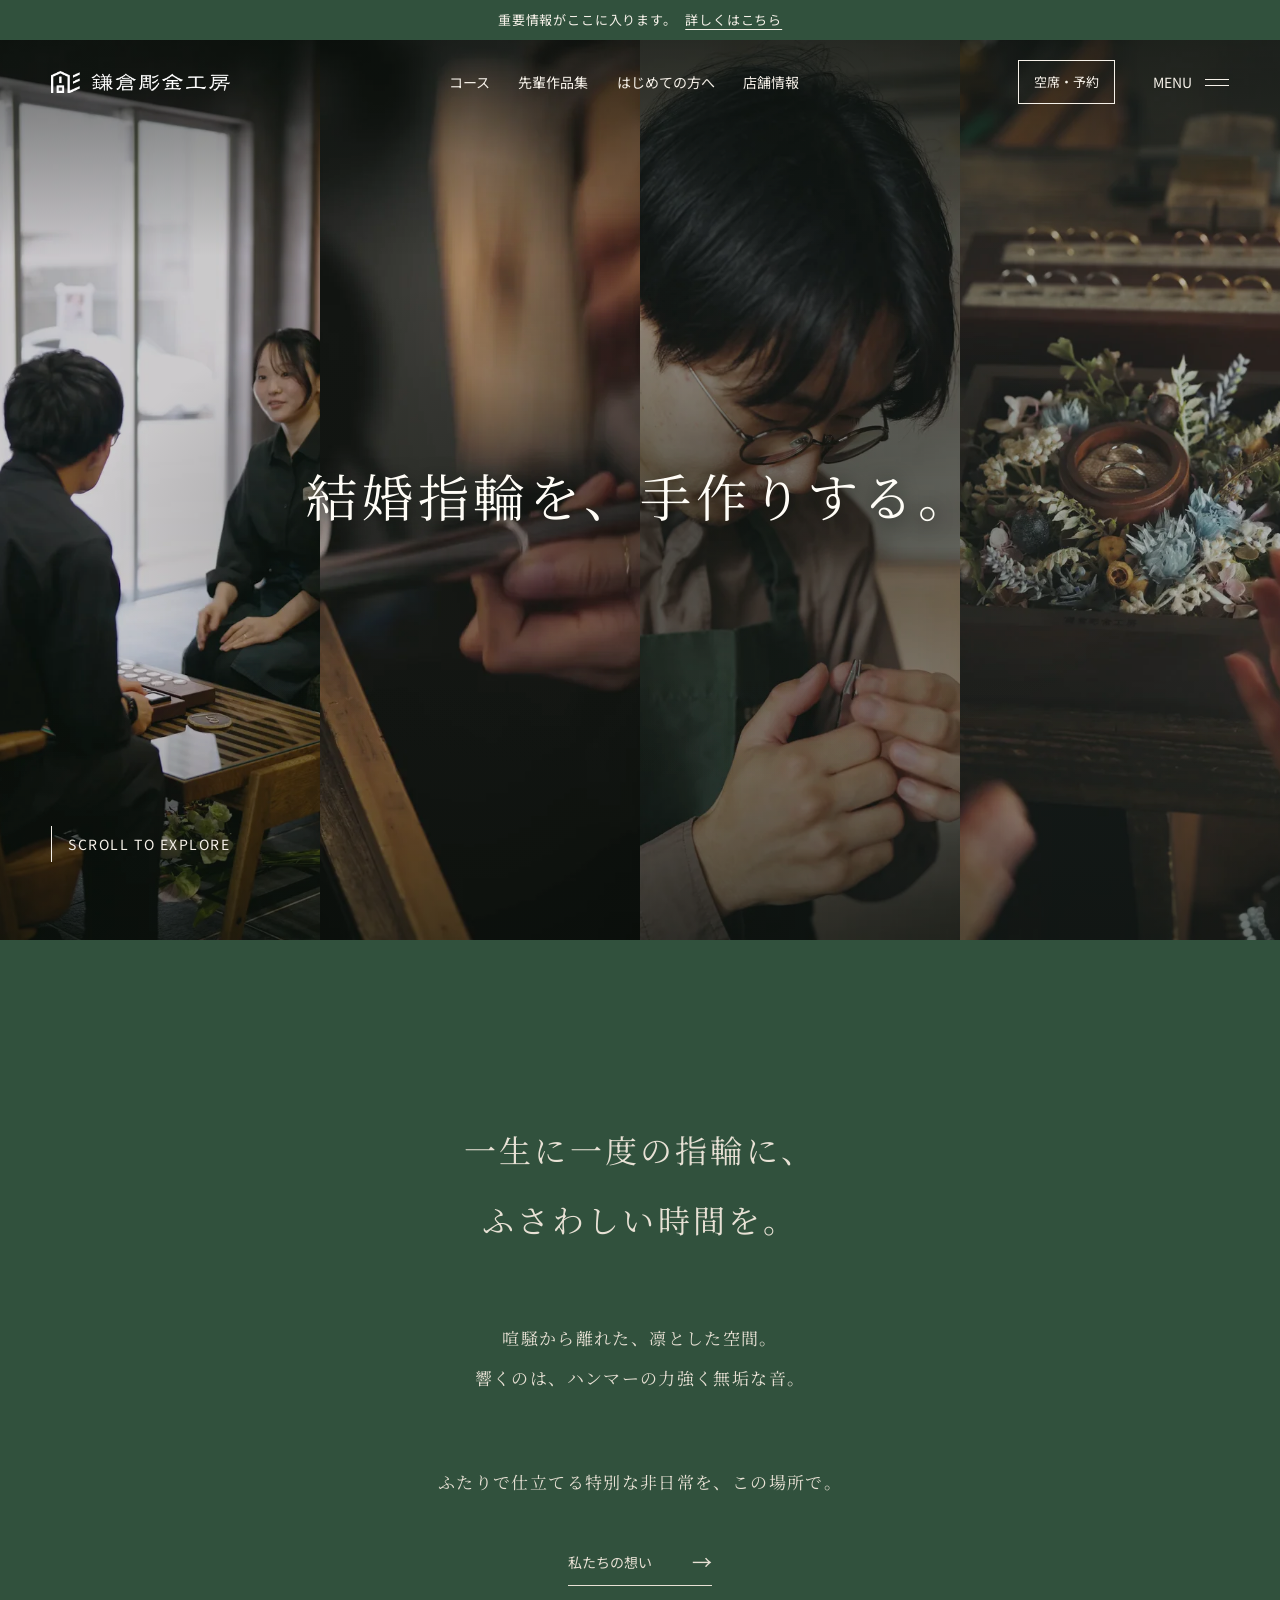
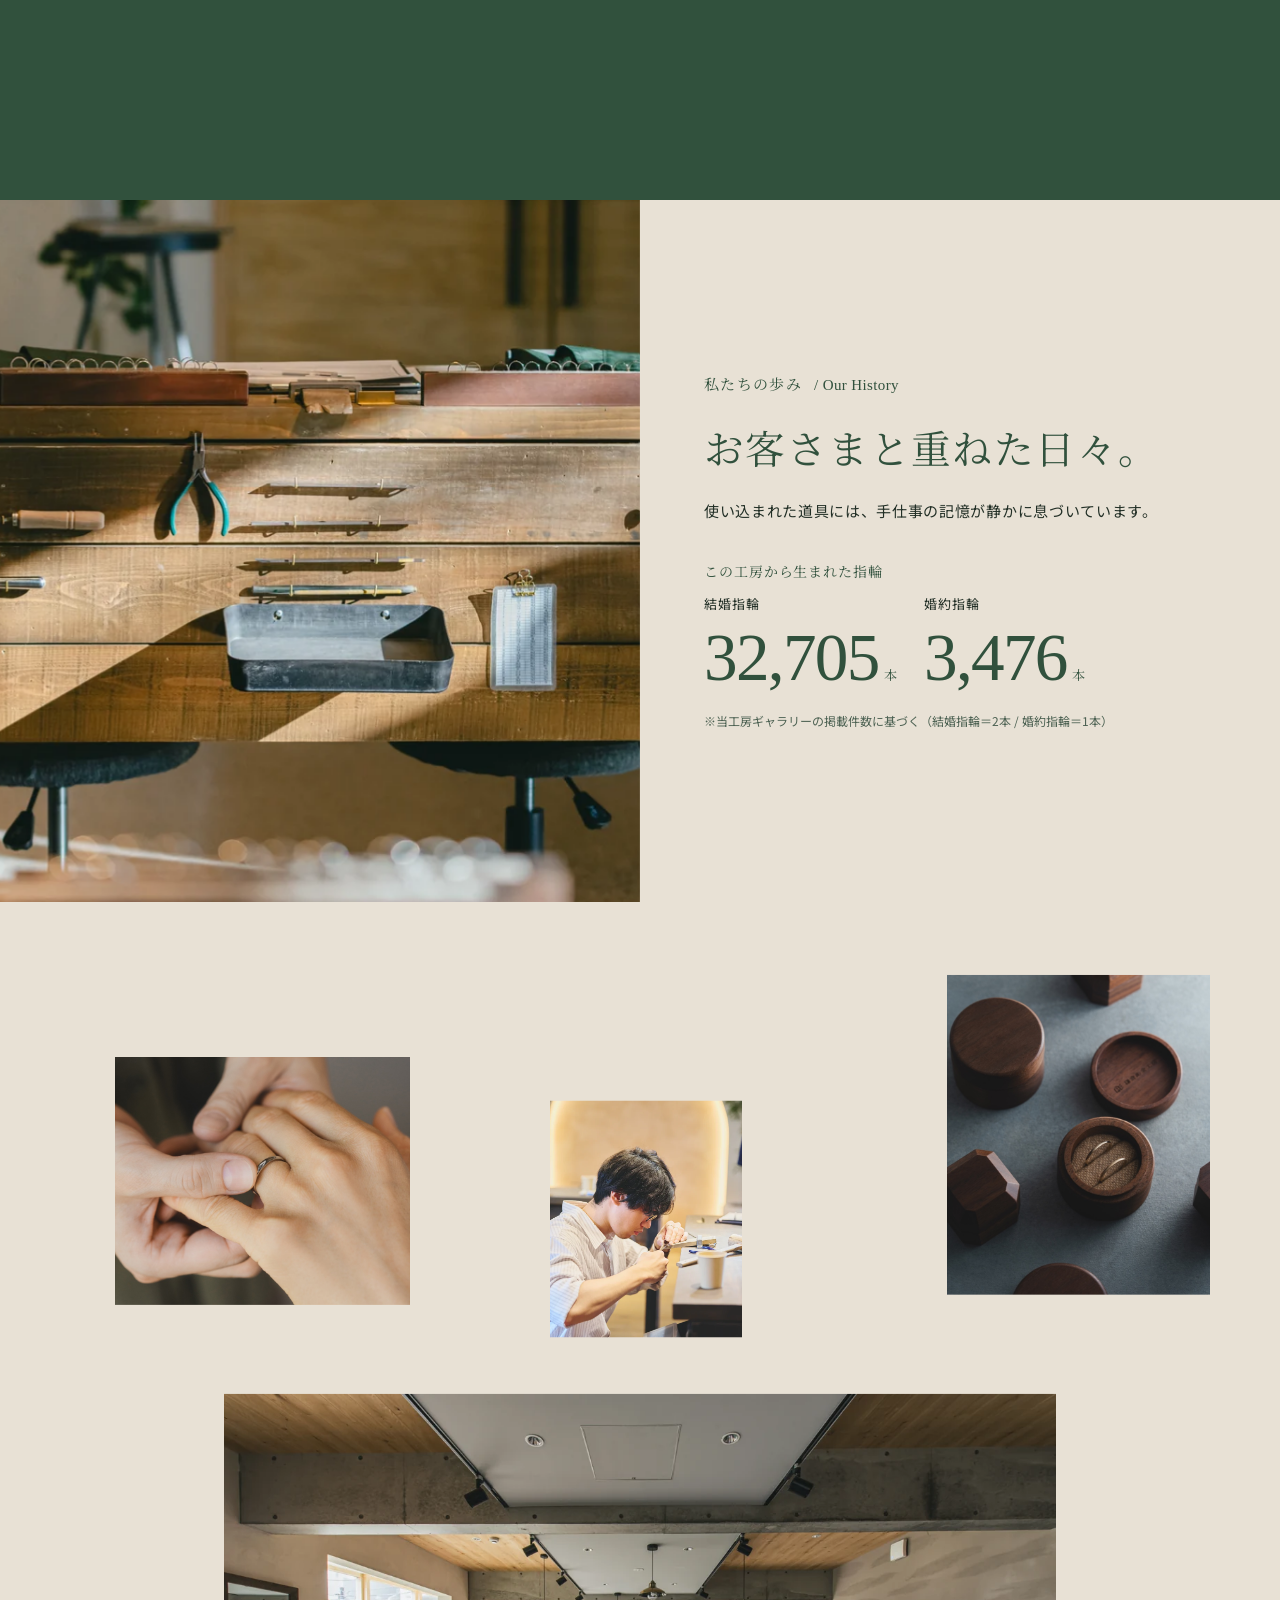
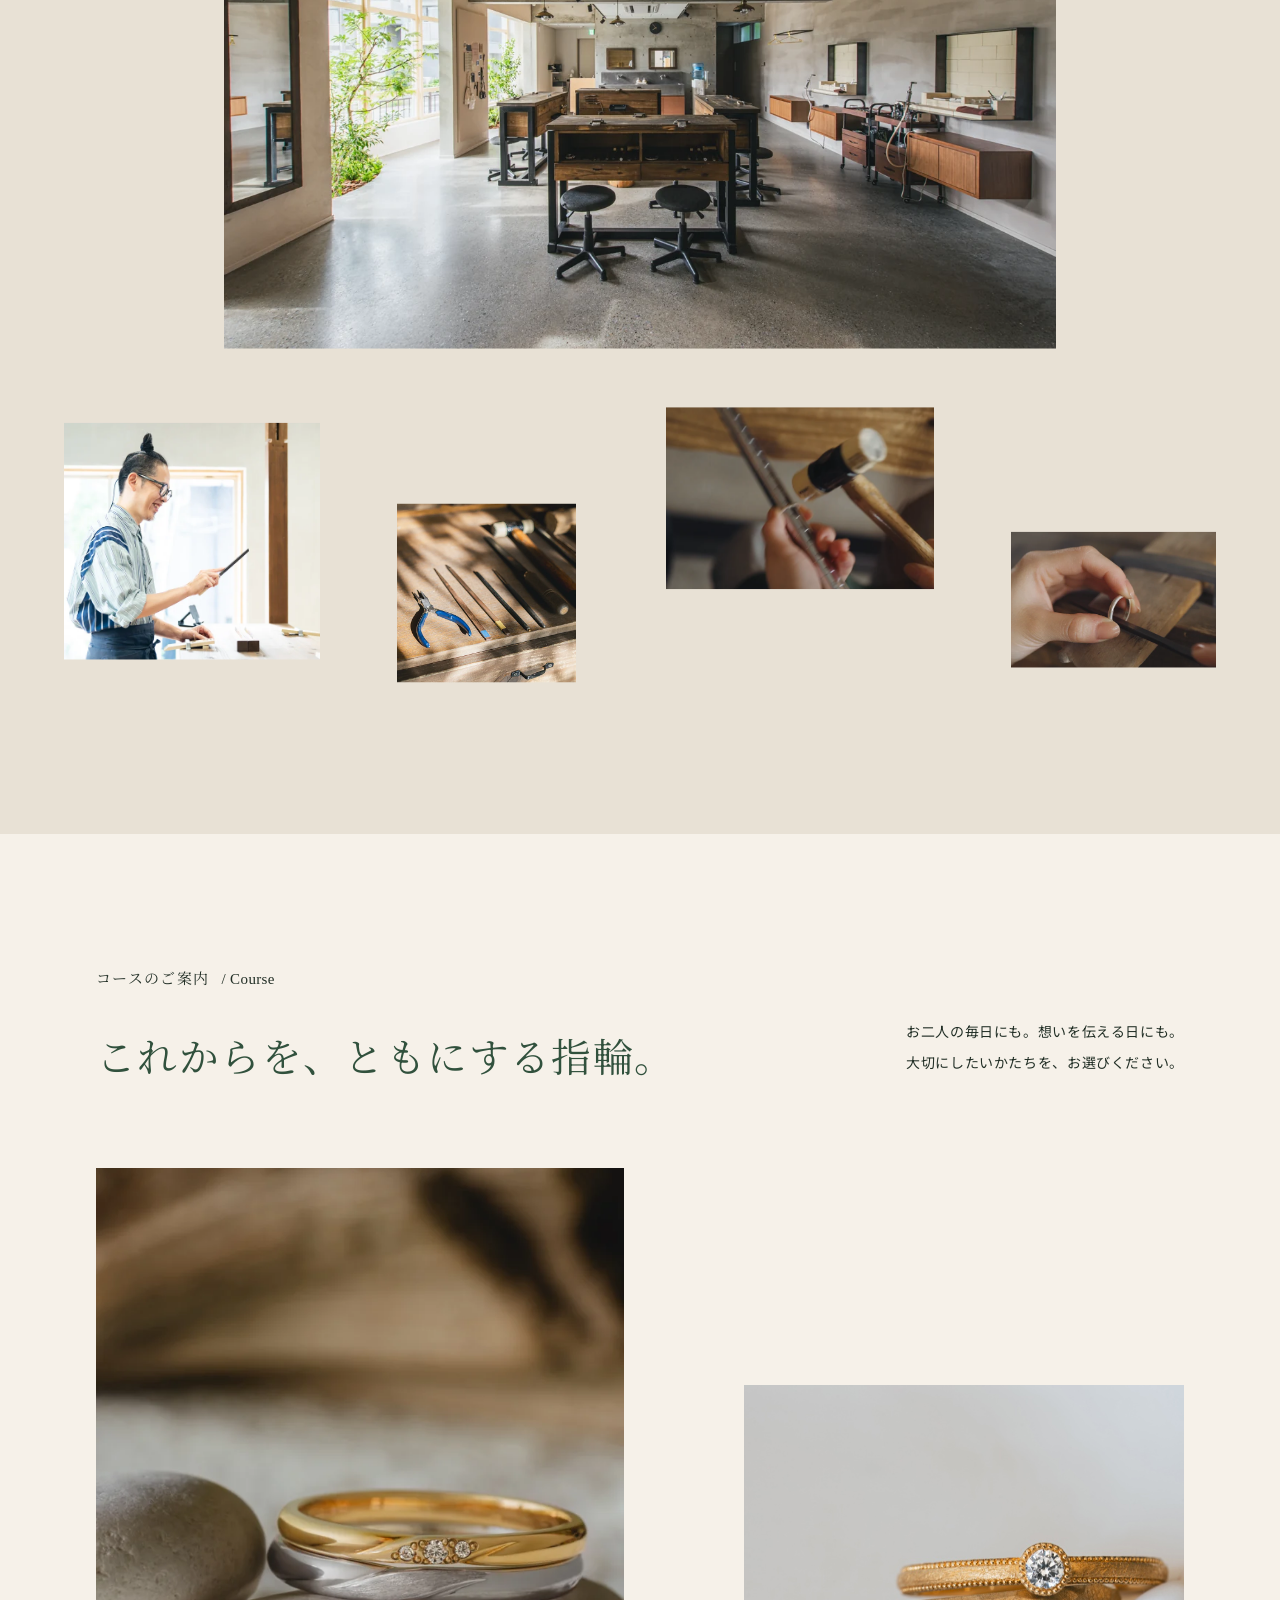
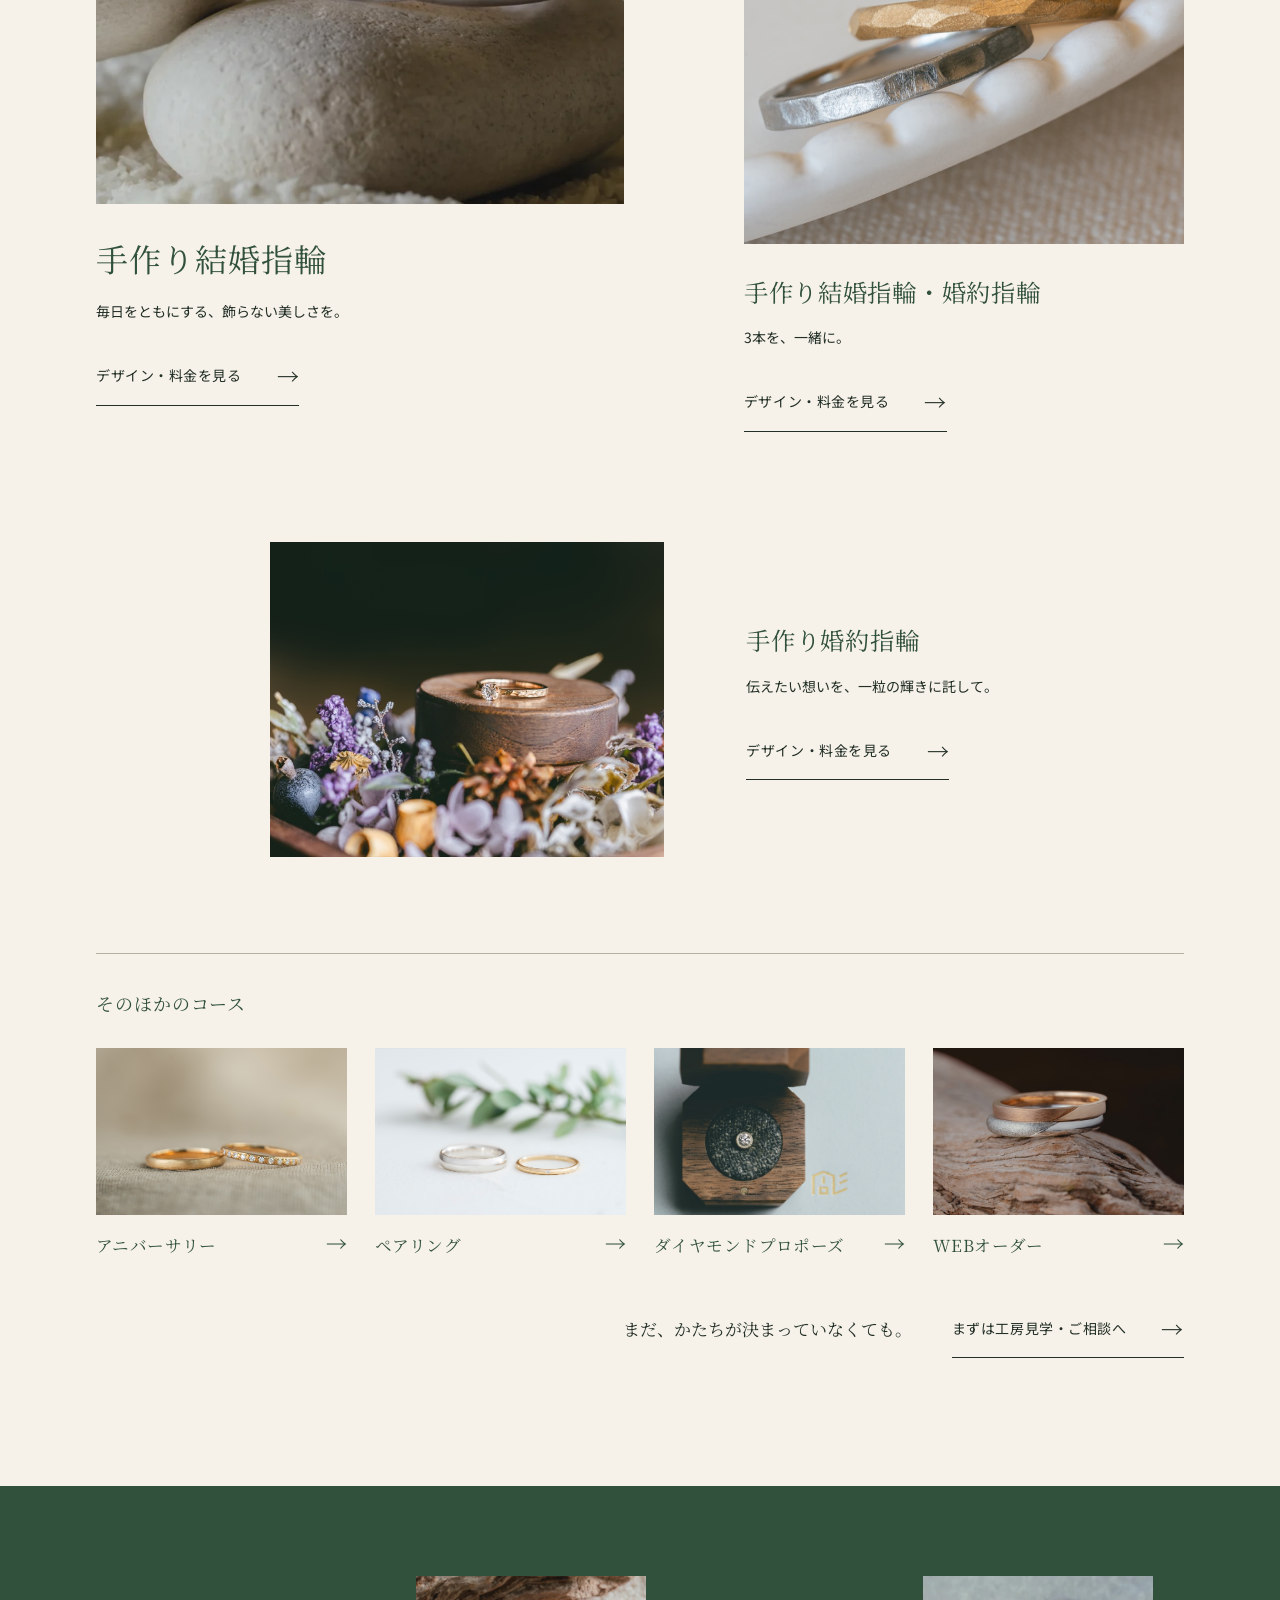
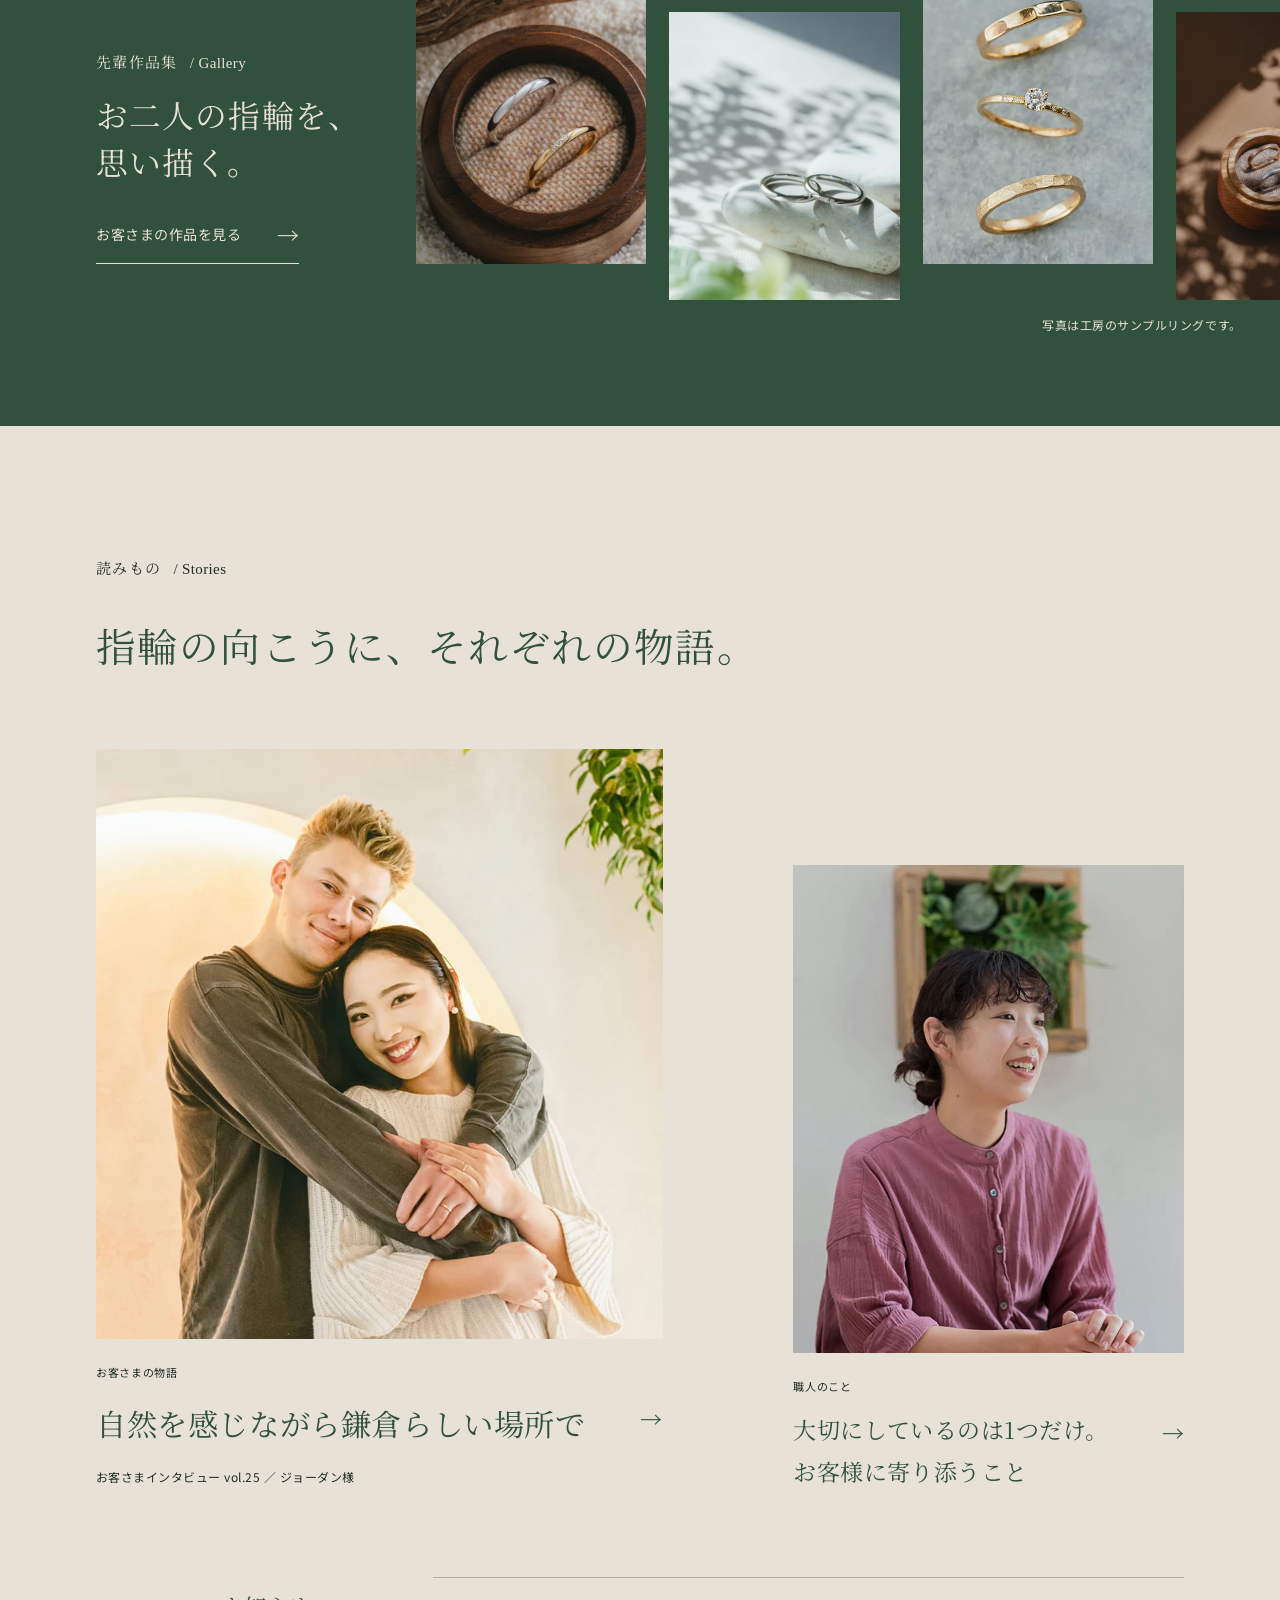
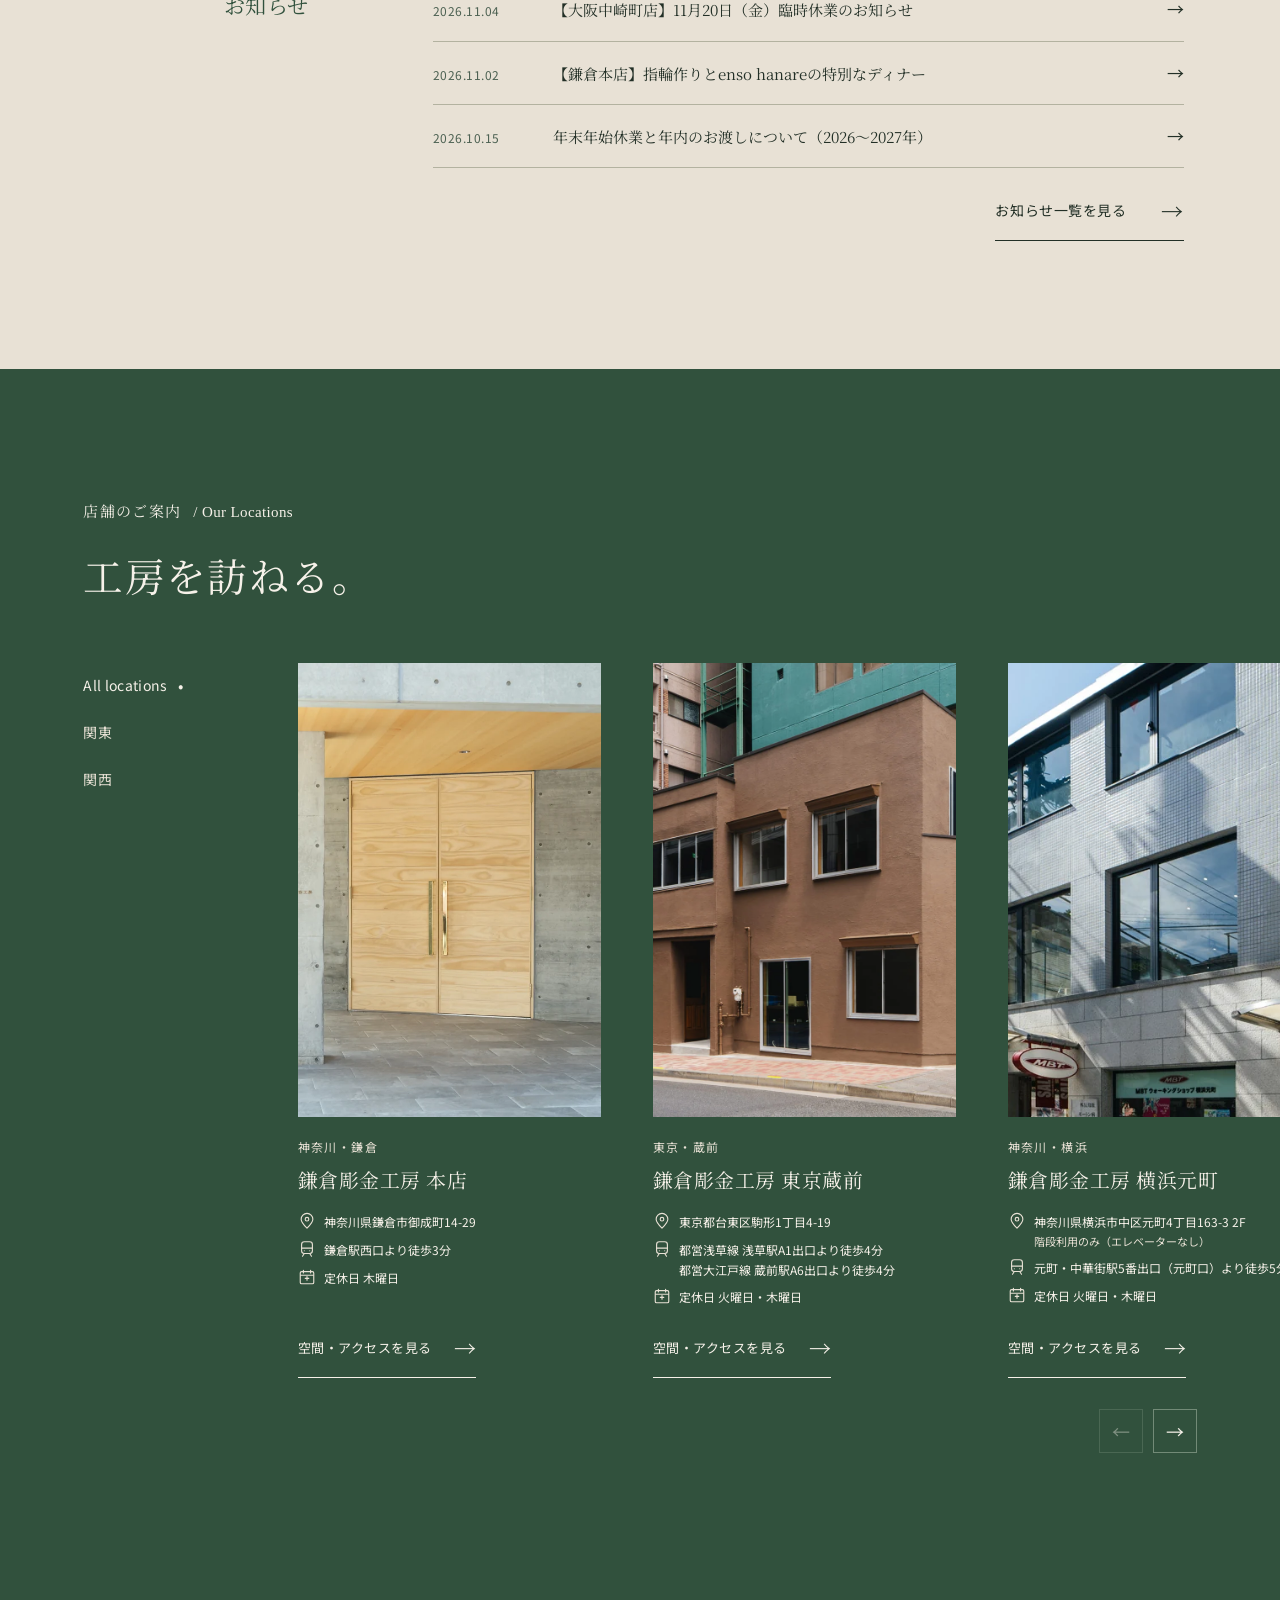
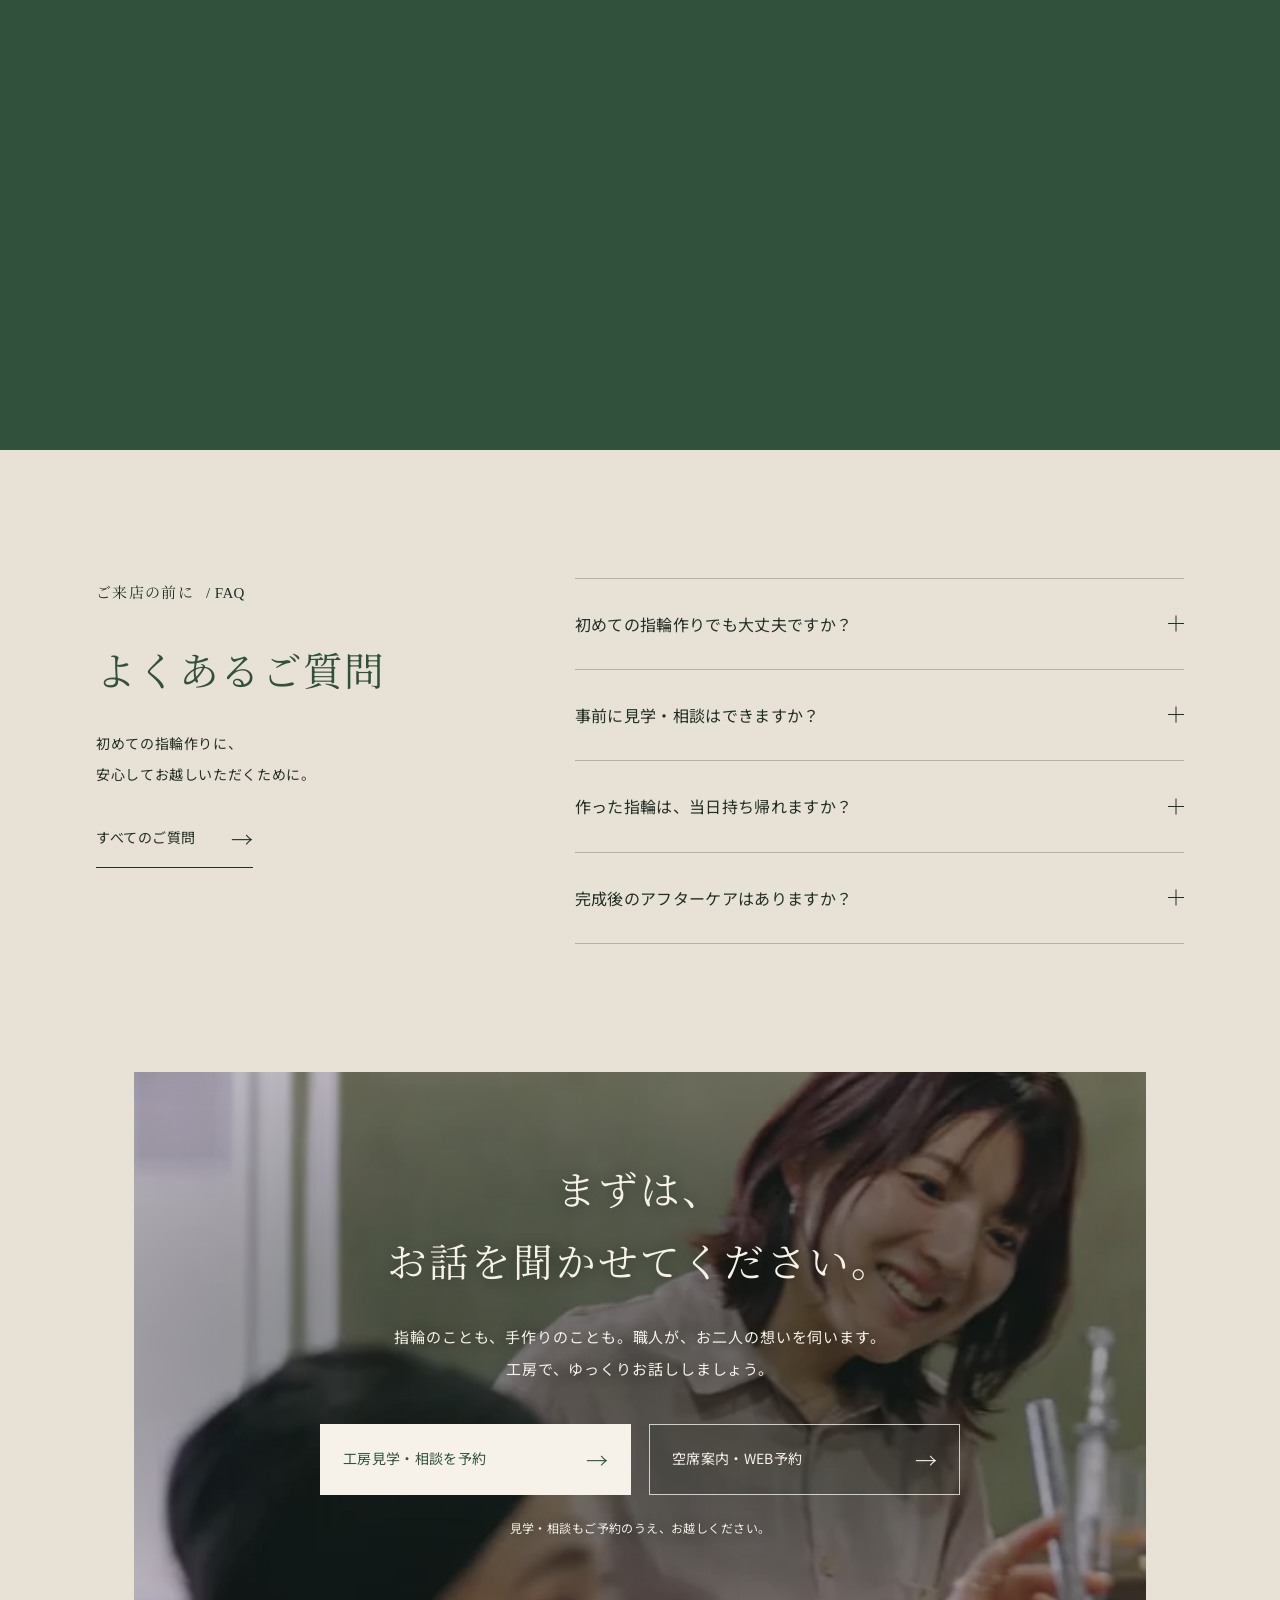
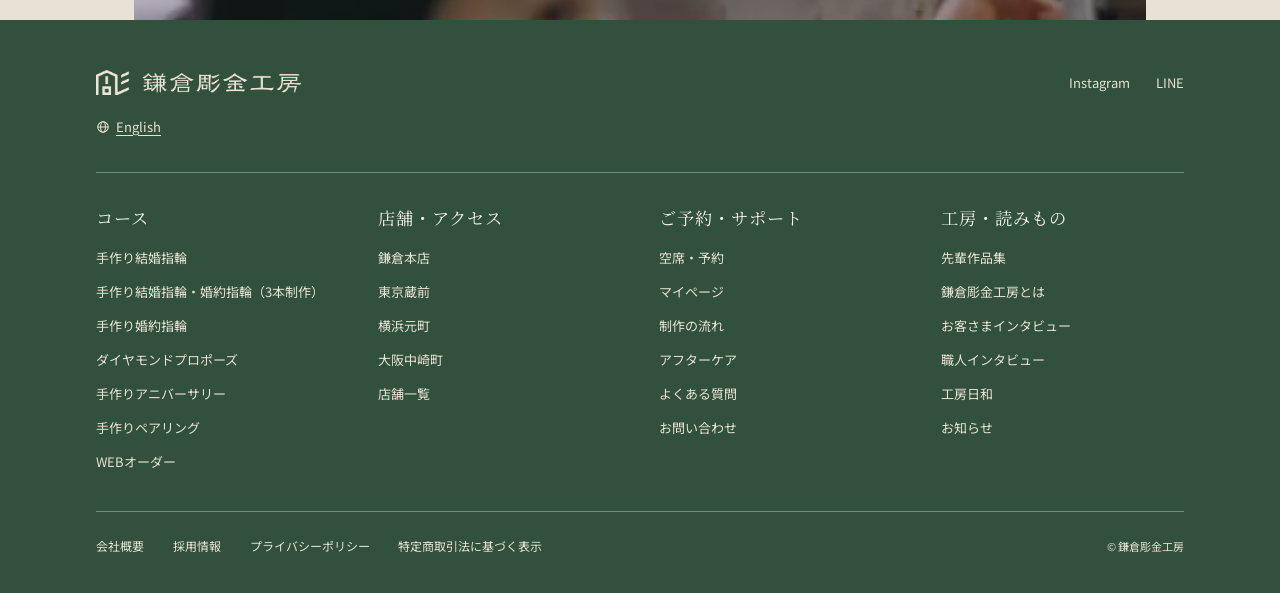
<file: top-renewal/index.html>
<!doctype html>
<html lang="ja">
<head>
<meta charset="UTF-8">
<meta name="viewport" content="width=device-width, initial-scale=1, viewport-fit=cover">
<meta name="robots" content="noindex,nofollow,noarchive">
<title>鎌倉彫金工房｜TOPページ デザインモック</title>
<meta name="description" content="結婚指輪を、手作りする。鎌倉彫金工房の空間、職人の手仕事、お二人の指輪作りをご紹介します。">
<link rel="preconnect" href="https://fonts.googleapis.com">
<link rel="preconnect" href="https://fonts.gstatic.com" crossorigin>
<link href="https://fonts.googleapis.com/css2?family=Noto+Sans+JP:wght@300;400;500&family=Noto+Serif+JP:wght@300;400;500&display=swap" rel="stylesheet">
<link rel="stylesheet" href="./review.css?v=dcaced5898">
<link rel="preload" href="./assets/video/fv-v5/craft.webp" as="image">
<script src="./review.js?v=d6a8225b2997" defer></script>
<link rel="stylesheet" href="./continuation.css?v=1eaf84e63337">
<script src="./continuation.js?v=8d1792f0feb6" defer></script>
<link rel="stylesheet" href="./hero-edition.css?v=9dec26befbf2">
<link rel="stylesheet" href="./concept-edition.css?v=caa8b67acc67">
<script src="./opening-motion.js?v=945b80703448" defer></script>
<link rel="stylesheet" href="./locations.css">
<link rel="stylesheet" href="./studio-sections.css?v=7e58fc535b0b">
<script src="./locations.js" defer></script>
<script src="./studio-mosaic.js?v=5ddbf5319982" defer></script>
<script src="./works-gallery.js?v=06dbdf433447" defer></script>
<link rel="stylesheet" href="./navigation.css?v=97d448940ba6">
<link rel="stylesheet" href="./menu-panel.css?v=27cf9d8cafc3">
<script src="./text-selection.js?v=f584d1bfbfad" defer></script>
<link rel="icon" href="data:,">
</head>
<body class="client-review">
<a href="#main" class="skip-link">本文へ</a>
<div class="site-notice" role="region" aria-label="重要なお知らせ">
  <span>重要情報がここに入ります。</span>
  <a href="#news">詳しくはこちら</a>
</div>
<header class="header" id="header">
  <a class="brand brand-lockup" href="#top" aria-label="鎌倉彫金工房 TOP"><img src="./assets/logo-kamakura.png" width="567" height="71" alt=""></a>
  <nav class="desktop-nav" aria-label="メインナビゲーション">
    <a href="https://kamakura-chokin.com/course/">コース</a>
    <a href="https://kamakura-chokin.com/gallery_/">先輩作品集</a>
    <button type="button" id="guide-open" aria-haspopup="dialog" aria-controls="menu-dialog" aria-expanded="false">はじめての方へ</button>
    <a href="https://kamakura-chokin.com/workshop/">店舗情報</a>
  </nav>
  <div class="nav-end">
    <a class="header-reserve" href="https://reserve.kamakura-chokin.com/reserves/add">空席・予約</a>
    <button type="button" class="menu-toggle" id="menu-open" aria-haspopup="dialog" aria-controls="menu-dialog" aria-expanded="false"><span>MENU</span><span class="menu-icon" aria-hidden="true"></span></button>
  </div>
</header>
<main id="main">
  <div class="opening-story">
    <div class="opening-backdrop" aria-hidden="true">
    <div class="hero-films" id="hero-films" aria-hidden="true">
      <video class="hero-composite-film" id="hero-composite-film" data-portrait-src="./assets/video/fv-v5/four-scenes-portrait.mp4?v=4e06a8a96c17" data-portrait-poster="./assets/video/fv-v5/four-scenes-portrait.webp?v=aa94794048a1" data-landscape-src="./assets/video/fv-v5/four-scenes-landscape.mp4?v=cc943aa34ccf" data-landscape-poster="./assets/video/fv-v5/four-scenes-landscape.webp?v=21fa887314ea" autoplay muted loop playsinline preload="none" disablepictureinpicture tabindex="-1" hidden></video>
      <img class="hero-composite-motion" id="hero-composite-motion" data-portrait-video="./assets/video/fv-v5/four-scenes-portrait-sharp.mp4?v=5c21a522c33a" data-landscape-video="./assets/video/fv-v5/four-scenes-landscape-sharp.mp4?v=ea823d5b1e8b" data-portrait-src="./assets/video/fv-v5/four-scenes-portrait-motion.webp?v=e40b4812a390" data-landscape-src="./assets/video/fv-v5/four-scenes-landscape-motion.webp?v=a193d4a42c44" fetchpriority="high" decoding="async" alt="" hidden>
      <div class="hero-panel hero-panel--hospitality"><video class="hero-film" data-src="./assets/video/fv-v5/hospitality.mp4" data-mobile-src="./assets/video/fv-v5/hospitality-mobile.mp4" poster="./assets/video/fv-v5/hospitality.webp" width="720" height="1280" muted loop playsinline preload="none" disablepictureinpicture tabindex="-1"></video></div>
      <div class="hero-panel hero-panel--craft"><video class="hero-film" data-src="./assets/video/fv-v5/craft.mp4" data-mobile-src="./assets/video/fv-v5/craft-mobile.mp4" poster="./assets/video/fv-v5/craft.webp" width="720" height="1280" muted loop playsinline preload="none" disablepictureinpicture tabindex="-1"></video></div>
      <div class="hero-panel hero-panel--making"><video class="hero-film" data-src="./assets/video/fv-v5/making.mp4" data-mobile-src="./assets/video/fv-v5/making-mobile.mp4" poster="./assets/video/fv-v5/making.webp" width="720" height="1280" muted loop playsinline preload="none" disablepictureinpicture tabindex="-1"></video></div>
      <div class="hero-panel hero-panel--finished"><video class="hero-film" data-src="./assets/video/fv-v5/finished.mp4" data-mobile-src="./assets/video/fv-v5/finished-mobile.mp4" poster="./assets/video/fv-v5/finished.webp" width="720" height="1280" muted loop playsinline preload="none" disablepictureinpicture tabindex="-1"></video></div>
    </div>
    </div>
  <section class="hero hero-edition" id="top" aria-labelledby="hero-title">
    <div class="hero-content">
      <h1 id="hero-title"><span>結婚指輪を、</span><wbr><span>手作りする。</span></h1>
    </div>
    <a href="#concept" class="hero-bottom"><span class="scroll-line" aria-hidden="true"></span>SCROLL TO EXPLORE</a>
    <button type="button" class="background-video-start" id="hero-video-start" hidden>動画を再生</button>
  </section>
  <section class="intro concept-edition" id="concept" aria-labelledby="concept-title">
    <figure class="concept-photo concept-photo--craft" data-concept-depth="0.12"><img src="./assets/concept/craft.webp" width="547" height="820" alt="窓辺で作業する鎌倉彫金工房の職人" loading="lazy" decoding="async"></figure>
    <figure class="concept-photo concept-photo--ring" data-concept-depth="0.20"><img src="./assets/concept/ring.webp" width="560" height="840" alt="木のケースに並ぶ二本の結婚指輪" loading="lazy" decoding="async"></figure>
    <figure class="concept-photo concept-photo--workshop" data-concept-depth="0.16"><img src="./assets/concept/workshop.webp" width="600" height="900" alt="木の作業台で指輪作りをする工房の風景" loading="lazy" decoding="async"></figure>
    <figure class="concept-photo concept-photo--hospitality" data-concept-depth="0.10"><img src="./assets/concept/hospitality.webp" width="587" height="880" alt="お客さまの席で指輪作りを案内するスタッフ" loading="lazy" decoding="async"></figure>
    <div class="concept-message">
      <h2 id="concept-title" class="concept-block"><span>一生に一度の指輪に、</span><span>ふさわしい時間を。</span></h2>
      <p class="concept-block">喧騒から離れた、凛とした空間。<br>響くのは、ハンマーの力強く無垢な音。</p>
      <p class="concept-block"><span class="concept-phrase">ふたりで仕立てる特別な非日常を、</span><span class="concept-phrase">この場所で。</span></p>
      <a class="text-link concept-block" href="https://kamakura-chokin.com/about/" aria-label="私たちの想い">私たちの想い<span class="arrow link-arrow" aria-hidden="true">→</span></a>
    </div>
  </section>
  </div>
  <div class="renewal-content">
    <section class="studio-trust" id="legacy" aria-labelledby="legacy-title">
      <div class="studio-trust__spread">
        <figure class="studio-trust__photo">
          <img src="./assets/legacy/workshop-background-small.webp?v=266484f253e0" srcset="./assets/legacy/workshop-background-small.webp?v=266484f253e0 960w, ./assets/legacy/workshop-background.webp?v=bb4f701155bb 1800w" sizes="(max-width: 767px) 100vw, max(50vw, 100svh)" width="1800" height="1800" alt="窓からの光が当たる木の作業台と、整えられた彫金工具" loading="lazy" decoding="async">
        </figure>
        <div class="studio-trust__copy reveal">
          <p class="section-label">私たちの歩み <span class="section-label-en" lang="en">/ Our History</span></p>
          <h2 class="renewal-heading" id="legacy-title"><span>お客さまと</span><span>重ねた日々。</span></h2>
          <p class="prose studio-trust__lead">使い込まれた道具には、手仕事の記憶が<span class="studio-trust__phrase">静かに息づいています。</span></p>
          <h3 class="studio-trust__numbers-title" id="history-numbers-title">この工房から生まれた指輪</h3>
          <dl class="studio-trust__numbers" aria-labelledby="history-numbers-title" aria-describedby="history-source">
            <div><dt>結婚指輪</dt><dd>32,705<span>本</span></dd></div>
            <div><dt>婚約指輪</dt><dd>3,476<span>本</span></dd></div>
          </dl>
          <!-- モック用の脚注。公開前にギャラリーの集計根拠を確認する。 -->
          <p class="studio-trust__source" id="history-source">※当工房ギャラリーの掲載件数に基づく<span class="studio-trust__phrase">（結婚指輪＝2本 / 婚約指輪＝1本）</span></p>
        </div>
      </div>
    </section>

    <section class="studio-experience" id="experience" aria-labelledby="experience-title">
      <h2 class="studio-experience__title" id="experience-title">工房での指輪づくり</h2>
      <div class="studio-mosaic">
        <figure class="studio-mosaic__rings" data-drift="-.62">
          <img src="./assets/experience/rings-in-cases.jpg?v=94d412edeefc" width="746" height="1120" alt="木のケースに収めた細身のゴールドリング" loading="lazy" decoding="async">
        </figure>
        <figure class="studio-mosaic__fitting" data-drift=".55">
          <img src="./assets/experience/fitting-a-ring.jpg?v=28f5c0f4fd39" width="896" height="1120" alt="指輪を指に通し、着け心地を確かめる手元" loading="lazy" decoding="async">
        </figure>
        <figure class="studio-mosaic__portrait" data-drift=".38">
          <img src="./assets/craftsman-small.webp" width="720" height="1079" alt="作業台に向かい、指輪の仕上げに集中する職人" loading="lazy" decoding="async">
        </figure>
        <figure class="studio-mosaic__space" data-drift="-.12">
          <img src="./assets/experience/space-small.webp" srcset="./assets/experience/space-small.webp 1200w, ./assets/experience/space.webp 2400w" sizes="(max-width: 706px) 92vw, (max-width: 767px) 598px, (max-width: 1500px) 65vw, 975px" width="2400" height="1600" alt="大きな窓から光が差し込む、鎌倉本店の工房全景" loading="lazy" decoding="async">
        </figure>
        <figure class="studio-mosaic__conversation" data-drift="-.87">
          <img src="./assets/studio-journal/conversation-small.webp?v=b464e9c04f89" width="620" height="620" alt="窓辺の作業台で彫金工具を手にするスタッフ" loading="lazy" decoding="async">
        </figure>
        <figure class="studio-mosaic__hammer" data-drift="-.54">
          <img src="./assets/studio-journal/hammer-small.webp?v=f30f60f54f93" width="620" height="620" alt="芯金に通した指輪をハンマーで打ち、丸く整える手元" loading="lazy" decoding="async">
        </figure>
        <figure class="studio-mosaic__tools" data-drift=".68">
          <img src="./assets/tools.webp" width="590" height="590" alt="木の作業台に並ぶ、やすりやペンチなどの彫金工具" loading="lazy" decoding="async">
        </figure>
        <figure class="studio-mosaic__polish" data-drift=".60">
          <img src="./assets/studio-journal/polish-small.webp?v=e5b8270f18fa" width="620" height="465" alt="木の作業台で指輪にやすりを当て、表面を整える手元" loading="lazy" decoding="async">
        </figure>
      </div>
    </section>

    <section class="courses section-space" id="course" aria-labelledby="courses-title">
      <div class="content-width"><div class="courses-heading"><div><p class="section-label reveal">コースのご案内 <span class="section-label-en" lang="en">/ Course</span></p><h2 class="renewal-heading reveal" id="courses-title"><span>これからを、</span><span>ともにする指輪。</span></h2></div><p class="prose reveal">お二人の毎日にも。想いを伝える日にも。<br>大切にしたいかたちを、お選びください。</p></div>
      <div class="course-gallery">
        <article class="course-marriage reveal"><a class="course-image image-frame" href="https://kamakura-chokin.com/course/marriage/" aria-label="手作り結婚指輪コースの詳細"><img src="./assets/rings.webp" srcset="./assets/rings-small.webp 720w, ./assets/rings.webp 1600w" sizes="(max-width:767px) 88vw, 45vw" width="1067" height="1600" alt="石の上で重なる、プラチナとゴールドの結婚指輪" loading="lazy" decoding="async"></a><div class="course-caption"><h3><a href="https://kamakura-chokin.com/course/marriage/">手作り結婚指輪</a></h3><p>毎日をともにする、飾らない美しさを。</p><a class="quiet-link" href="https://kamakura-chokin.com/course/marriage/">デザイン・料金を見る<span aria-hidden="true" class="link-arrow">→</span></a></div></article>
        <article class="course-set reveal"><a class="course-image image-frame" href="https://kamakura-chokin.com/course/marriage-engagement/" aria-label="手作り結婚指輪・婚約指輪コース（3本制作）の詳細"><img src="./assets/course-three-rings.jpg" srcset="./assets/course-three-rings-small.jpg 800w, ./assets/course-three-rings.jpg 1600w" sizes="(max-width:767px) 82vw, 38vw" width="1600" height="2026" alt="白い器の上に重ねた、結婚指輪2本とダイヤモンドの婚約指輪" loading="lazy"></a><div class="course-caption"><h3><a href="https://kamakura-chokin.com/course/marriage-engagement/">手作り結婚指輪・<wbr>婚約指輪</a></h3><p>3本を、一緒に。</p><a class="quiet-link" href="https://kamakura-chokin.com/course/marriage-engagement/">デザイン・料金を見る<span aria-hidden="true" class="link-arrow">→</span></a></div></article>
        <article class="course-engagement reveal"><a class="course-image image-frame" href="https://kamakura-chokin.com/course/engage/" aria-label="手作り婚約指輪コースの詳細"><img src="./assets/course-engagement.jpg" srcset="./assets/course-engagement-small.jpg 800w, ./assets/course-engagement.jpg 1600w" sizes="(max-width:767px) 76vw, 35vw" width="1600" height="1068" alt="花に囲まれた木の台に置いた、ダイヤモンドの婚約指輪" loading="lazy" decoding="async"></a><div class="course-caption"><h3><a href="https://kamakura-chokin.com/course/engage/">手作り婚約指輪</a></h3><p>伝えたい想いを、一粒の輝きに託して。</p><a class="quiet-link" href="https://kamakura-chokin.com/course/engage/">デザイン・料金を見る<span aria-hidden="true" class="link-arrow">→</span></a></div></article>
      </div>
      <div class="other-courses" aria-labelledby="fashion">
        <h3 id="fashion">そのほかのコース</h3>
        <nav aria-label="その他のコース">
          <a class="other-course reveal" href="https://kamakura-chokin.com/course/anniversary/">
            <span class="other-course-image other-course-image--anniversary image-frame">
              <img src="./assets/courses/anniversary.jpg?v=6922f3555942" width="960" height="1200" alt="やわらかな布に並ぶ、石留めの異なる二本のゴールドリング" loading="lazy" decoding="async">
            </span>
            <span class="other-course-title"><span>アニバーサリー</span><span class="other-course-arrow link-arrow" aria-hidden="true">→</span></span>
          </a>
          <a class="other-course reveal" href="https://kamakura-chokin.com/course/silver/" style="--delay: 80ms">
            <span class="other-course-image other-course-image--pair image-frame">
              <img src="./assets/courses/pair.jpg?v=a9f8100f20af" width="1200" height="801" alt="草花を背景に並ぶ、幅広のシルバーリングと石を留めた細身のゴールドリング" loading="lazy" decoding="async">
            </span>
            <span class="other-course-title"><span>ペアリング</span><span class="other-course-arrow link-arrow" aria-hidden="true">→</span></span>
          </a>
          <a class="other-course reveal" href="https://kamakura-chokin.com/course/diamondpropose/" style="--delay: 160ms">
            <span class="other-course-image other-course-image--diamond image-frame">
              <img src="./assets/courses/diamond-propose.jpg?v=174c750602c4" width="1200" height="1200" alt="蓋を開けた木のケースに収めた、一粒のダイヤモンド" loading="lazy" decoding="async">
            </span>
            <span class="other-course-title"><span>ダイヤモンド<span class="other-course-phrase">プロポーズ</span></span><span class="other-course-arrow link-arrow" aria-hidden="true">→</span></span>
          </a>
          <a class="other-course reveal" href="https://kamakura-chokin.com/course/weborder/" style="--delay: 240ms">
            <span class="other-course-image other-course-image--web image-frame">
              <img src="./assets/courses/web-order.jpg?v=ea0258fccadc" width="800" height="1200" alt="木片に重ねて置いた、ピンクゴールドとプラチナの結婚指輪" loading="lazy" decoding="async">
            </span>
            <span class="other-course-title"><span>WEBオーダー</span><span class="other-course-arrow link-arrow" aria-hidden="true">→</span></span>
          </a>
        </nav>
      </div>
      <div class="course-help reveal"><p>まだ、かたちが決まっていなくても。</p><a class="quiet-link" href="#visit">まずは工房見学・ご相談へ<span aria-hidden="true" class="link-arrow">→</span></a></div></div>
    </section>

    <section class="works-intro" id="gallery" aria-labelledby="works-title">
      <div class="works-intro__spread">
        <div class="works-intro__copy reveal">
          <p class="section-label">先輩作品集 <span class="section-label-en" lang="en">/ Gallery</span></p>
          <h2 class="renewal-heading" id="works-title"><span>お二人の指輪を、</span><span>思い描く。</span></h2>
          <a class="quiet-link" href="https://kamakura-chokin.com/gallery_/">お客さまの作品を見る<span class="link-arrow" aria-hidden="true">→</span></a>
        </div>
        <figure class="works-intro__gallery">
          <div class="works-intro__viewport" id="works-photos" role="group" aria-label="サンプルリングの写真" tabindex="0">
            <ul class="works-intro__track" role="list">
              <li><img src="./assets/works-gallery/ring-case.webp?v=7eb5191ec252" width="600" height="750" alt="木のケースに並ぶ、プラチナとゴールドの二本の指輪" loading="lazy" decoding="async"></li>
              <li class="works-intro__photo--lower"><img src="./assets/works-gallery/rings-in-light.webp?v=b27dc595408c" width="600" height="750" alt="木漏れ日の中で異なる仕上げを見せる二本のプラチナリング" loading="lazy" decoding="async"></li>
              <li><img src="./assets/works-gallery/gold-set.webp?v=bdf6ca439310" width="400" height="500" alt="細身の結婚指輪二本と一粒の石を留めた婚約指輪" loading="lazy" decoding="async"></li>
              <li class="works-intro__photo--lower"><img src="./assets/works-gallery/open-cases.webp?v=2f31c0985783" width="600" height="750" alt="木のケースに入った、幅の異なるプラチナとピンクゴールドの指輪" loading="lazy" decoding="async"></li>
              <li><img src="./assets/works-gallery/hammered-rings.webp?v=23be07a3de60" width="600" height="750" alt="表面の鎚目に光が当たる二本のプラチナリング" loading="lazy" decoding="async"></li>
            </ul>
          </div>
          <figcaption class="works-intro__caption">写真は工房のサンプルリングです。</figcaption>
        </figure>
      </div>
    </section>

    <section class="journal section-space" id="stories" aria-labelledby="journal-title">
      <div class="content-width"><div class="journal-heading"><div><p class="section-label reveal">読みもの <span class="section-label-en" lang="en">/ Stories</span></p><h2 class="renewal-heading reveal" id="journal-title">指輪の向こうに、それぞれの物語。</h2></div></div>
      <div class="journal-grid">
        <article class="journal-feature reveal" id="voice"><a href="https://kamakura-chokin.com/voice25/"><figure class="image-frame"><img src="./assets/story.webp" srcset="./assets/story-small.webp 720w, ./assets/story.webp 1600w" sizes="(max-width:767px) 46vw, 48vw" width="1600" height="1067" alt="お客さまインタビューに登場するジョーダン様のお二人" loading="lazy"></figure><div class="article-meta"><span>お客さまの物語</span></div><h3>自然を感じながら鎌倉らしい場所で<span class="article-arrow link-arrow" aria-hidden="true">→</span></h3><p class="small-copy">お客さまインタビュー vol.25 ／ ジョーダン様</p></a></article>
        <article class="journal-interview reveal"><a href="https://kamakura-chokin.com/staffinterview/11/"><figure class="image-frame"><img src="./assets/interview.webp" width="1067" height="1600" alt="職人インタビューで想いを語る西村" loading="lazy"></figure><div class="article-meta"><span>職人のこと</span></div><h3><span class="title-phrase">大切にしているのは</span>1つだけ。<br>お客様に寄り添うこと<span class="article-arrow link-arrow" aria-hidden="true">→</span></h3></a></article>
      </div>
      <section class="journal-news reveal" id="news" aria-labelledby="journal-news-title">
        <h3 class="journal-news-heading" id="journal-news-title">お知らせ</h3>
        <div class="journal-news-content">
          <ul class="journal-news-list">
            <li><a href="https://kamakura-chokin.com/94965">
              <time datetime="2026-11-04">2026.11.04</time>
              <span class="journal-news-title">【大阪中崎町店】11月20日（金）<span class="journal-news-phrase">臨時休業のお知らせ</span></span>
              <span class="journal-news-arrow link-arrow" aria-hidden="true">→</span>
            </a></li>
            <li><a href="https://kamakura-chokin.com/94903">
              <time datetime="2026-11-02">2026.11.02</time>
              <span class="journal-news-title">【鎌倉本店】指輪作りとenso hanareの<span class="journal-news-phrase">特別なディナー</span></span>
              <span class="journal-news-arrow link-arrow" aria-hidden="true">→</span>
            </a></li>
            <li><a href="https://kamakura-chokin.com/94605">
              <time datetime="2026-10-15">2026.10.15</time>
              <span class="journal-news-title">年末年始休業と年内のお渡しについて<span class="journal-news-phrase">（2026〜2027年）</span></span>
              <span class="journal-news-arrow link-arrow" aria-hidden="true">→</span>
            </a></li>
          </ul>
          <a class="quiet-link journal-news-all" href="https://kamakura-chokin.com/category/blog/koubou/information">お知らせ一覧を見る<span aria-hidden="true" class="link-arrow">→</span></a>
        </div>
      </section>
      </div>
    </section>

    <section class="locations section-space" id="shops" aria-labelledby="locations-title">
      <div class="locations-heading">
        <div><p class="section-label reveal">店舗のご案内 <span class="section-label-en" lang="en">/ Our Locations</span></p><h2 class="renewal-heading reveal" id="locations-title">工房を訪ねる。</h2></div>
      </div>
      <div class="locations-scroll">
        <div class="locations-browser">
          <div class="location-filters" role="group" aria-label="店舗をエリアで絞り込む" hidden>
            <button type="button" data-location-filter="all" aria-pressed="true" aria-controls="location-track">All locations<span aria-hidden="true">•</span></button>
            <button type="button" data-location-filter="kanto" aria-pressed="false" aria-controls="location-track">関東<span aria-hidden="true">•</span></button>
            <button type="button" data-location-filter="kansai" aria-pressed="false" aria-controls="location-track">関西<span aria-hidden="true">•</span></button>
          </div>
          <div class="location-track" id="location-track" role="region" aria-label="店舗一覧" tabindex="0">
            <article class="location-card" data-area="kanto" aria-labelledby="location-kamakura">
              <figure class="location-photo">
                <img class="location-photo-exterior" src="./assets/legacy/entrance-small.webp" width="1200" height="800" loading="lazy" decoding="async" alt="鎌倉彫金工房 本店の外観">
                <img class="location-photo-interior" src="./assets/kamakura.webp" width="590" height="590" loading="lazy" decoding="async" alt="鎌倉彫金工房 本店の内観" aria-hidden="true">
                <button class="location-photo-toggle" type="button" aria-pressed="false" aria-label="鎌倉彫金工房 本店の内観を表示" hidden><span class="location-photo-to-exterior" aria-hidden="true">外観を見る</span><span class="location-photo-to-interior" aria-hidden="true">内観を見る</span><span aria-hidden="true">⇄</span></button>
              </figure>
              <div class="location-card-copy">
                <p class="location-region">神奈川・鎌倉</p>
                <h3 id="location-kamakura">鎌倉彫金工房 本店</h3>
                <dl class="location-info">
                  <div><dt><svg aria-hidden="true" viewBox="0 0 20 20" fill="none" stroke="currentColor" stroke-width="1.25" stroke-linecap="round" stroke-linejoin="round"><path d="M16.5 8c0 3.5-4.5 8-6.5 10-2-2-6.5-6.5-6.5-10a6.5 6.5 0 1 1 13 0Z"/><circle cx="10" cy="8" r="2"/></svg><span class="location-visually-hidden">住所</span></dt><dd>神奈川県鎌倉市御成町14-29</dd></div>
                  <div><dt><svg aria-hidden="true" viewBox="0 0 20 20" fill="none" stroke="currentColor" stroke-width="1.25" stroke-linecap="round" stroke-linejoin="round"><rect x="4" y="2" width="12" height="13" rx="3"/><path d="M4 9h12M7 15l-2 3m8-3 2 3M7 12h.01M13 12h.01"/></svg><span class="location-visually-hidden">アクセス</span></dt><dd>鎌倉駅西口より徒歩3分</dd></div>
                  <div><dt><svg aria-hidden="true" viewBox="0 0 20 20" fill="none" stroke="currentColor" stroke-width="1.25" stroke-linecap="round" stroke-linejoin="round"><rect x="2.5" y="4" width="15" height="13.5" rx="1.5"/><path d="M6 2.5v3m8-3v3M3 8h14m-9 3.5h4m-2-2v4"/></svg><span class="location-visually-hidden">定休日</span></dt><dd>定休日 木曜日</dd></div>
                </dl>
                <a class="quiet-link location-detail" href="https://kamakura-chokin.com/workshop/honten" aria-label="鎌倉彫金工房 本店の空間・アクセスを見る">空間・アクセスを見る<span aria-hidden="true" class="link-arrow">→</span></a>
              </div>
            </article>
            <article class="location-card" data-area="kanto" aria-labelledby="location-tokyo">
              <figure class="location-photo">
                <img class="location-photo-exterior" src="./assets/locations/tokyo-exterior.webp" width="1500" height="1080" loading="lazy" decoding="async" alt="鎌倉彫金工房 東京蔵前の外観">
                <img class="location-photo-interior" src="./assets/tokyo.webp" width="1180" height="1180" loading="lazy" decoding="async" alt="鎌倉彫金工房 東京蔵前の内観" aria-hidden="true">
                <button class="location-photo-toggle" type="button" aria-pressed="false" aria-label="鎌倉彫金工房 東京蔵前の内観を表示" hidden><span class="location-photo-to-exterior" aria-hidden="true">外観を見る</span><span class="location-photo-to-interior" aria-hidden="true">内観を見る</span><span aria-hidden="true">⇄</span></button>
              </figure>
              <div class="location-card-copy">
                <p class="location-region">東京・蔵前</p>
                <h3 id="location-tokyo">鎌倉彫金工房 東京蔵前</h3>
                <dl class="location-info">
                  <div><dt><svg aria-hidden="true" viewBox="0 0 20 20" fill="none" stroke="currentColor" stroke-width="1.25" stroke-linecap="round" stroke-linejoin="round"><path d="M16.5 8c0 3.5-4.5 8-6.5 10-2-2-6.5-6.5-6.5-10a6.5 6.5 0 1 1 13 0Z"/><circle cx="10" cy="8" r="2"/></svg><span class="location-visually-hidden">住所</span></dt><dd>東京都台東区駒形1丁目4-19</dd></div>
                  <div><dt><svg aria-hidden="true" viewBox="0 0 20 20" fill="none" stroke="currentColor" stroke-width="1.25" stroke-linecap="round" stroke-linejoin="round"><rect x="4" y="2" width="12" height="13" rx="3"/><path d="M4 9h12M7 15l-2 3m8-3 2 3M7 12h.01M13 12h.01"/></svg><span class="location-visually-hidden">アクセス</span></dt><dd>都営浅草線 浅草駅A1出口より徒歩4分<br>都営大江戸線 蔵前駅A6出口より徒歩4分</dd></div>
                  <div><dt><svg aria-hidden="true" viewBox="0 0 20 20" fill="none" stroke="currentColor" stroke-width="1.25" stroke-linecap="round" stroke-linejoin="round"><rect x="2.5" y="4" width="15" height="13.5" rx="1.5"/><path d="M6 2.5v3m8-3v3M3 8h14m-9 3.5h4m-2-2v4"/></svg><span class="location-visually-hidden">定休日</span></dt><dd>定休日 火曜日・木曜日</dd></div>
                </dl>
                <a class="quiet-link location-detail" href="https://kamakura-chokin.com/workshop/tokyo" aria-label="鎌倉彫金工房 東京蔵前の空間・アクセスを見る">空間・アクセスを見る<span aria-hidden="true" class="link-arrow">→</span></a>
              </div>
            </article>
            <article class="location-card" data-area="kanto" aria-labelledby="location-yokohama">
              <figure class="location-photo">
                <img class="location-photo-exterior" src="./assets/locations/yokohama-exterior.webp" width="750" height="540" loading="lazy" decoding="async" alt="鎌倉彫金工房 横浜元町の外観">
                <img class="location-photo-interior" src="./assets/yokohama.webp" width="590" height="590" loading="lazy" decoding="async" alt="鎌倉彫金工房 横浜元町の内観" aria-hidden="true">
                <button class="location-photo-toggle" type="button" aria-pressed="false" aria-label="鎌倉彫金工房 横浜元町の内観を表示" hidden><span class="location-photo-to-exterior" aria-hidden="true">外観を見る</span><span class="location-photo-to-interior" aria-hidden="true">内観を見る</span><span aria-hidden="true">⇄</span></button>
              </figure>
              <div class="location-card-copy">
                <p class="location-region">神奈川・横浜</p>
                <h3 id="location-yokohama">鎌倉彫金工房 横浜元町</h3>
                <dl class="location-info">
                  <div><dt><svg aria-hidden="true" viewBox="0 0 20 20" fill="none" stroke="currentColor" stroke-width="1.25" stroke-linecap="round" stroke-linejoin="round"><path d="M16.5 8c0 3.5-4.5 8-6.5 10-2-2-6.5-6.5-6.5-10a6.5 6.5 0 1 1 13 0Z"/><circle cx="10" cy="8" r="2"/></svg><span class="location-visually-hidden">住所</span></dt><dd>神奈川県横浜市中区元町4丁目163-3 2F<small>階段利用のみ（エレベーターなし）</small></dd></div>
                  <div><dt><svg aria-hidden="true" viewBox="0 0 20 20" fill="none" stroke="currentColor" stroke-width="1.25" stroke-linecap="round" stroke-linejoin="round"><rect x="4" y="2" width="12" height="13" rx="3"/><path d="M4 9h12M7 15l-2 3m8-3 2 3M7 12h.01M13 12h.01"/></svg><span class="location-visually-hidden">アクセス</span></dt><dd>元町・中華街駅5番出口（元町口）より徒歩5分</dd></div>
                  <div><dt><svg aria-hidden="true" viewBox="0 0 20 20" fill="none" stroke="currentColor" stroke-width="1.25" stroke-linecap="round" stroke-linejoin="round"><rect x="2.5" y="4" width="15" height="13.5" rx="1.5"/><path d="M6 2.5v3m8-3v3M3 8h14m-9 3.5h4m-2-2v4"/></svg><span class="location-visually-hidden">定休日</span></dt><dd>定休日 火曜日・木曜日</dd></div>
                </dl>
                <a class="quiet-link location-detail" href="https://yokohama-chokin.com/" aria-label="鎌倉彫金工房 横浜元町の空間・アクセスを見る">空間・アクセスを見る<span aria-hidden="true" class="link-arrow">→</span></a>
              </div>
            </article>
            <article class="location-card" data-area="kansai" aria-labelledby="location-osaka">
              <figure class="location-photo">
                <img class="location-photo-exterior" src="./assets/locations/osaka-exterior.webp" width="750" height="540" loading="lazy" decoding="async" alt="鎌倉彫金工房 大阪中崎町の外観">
                <img class="location-photo-interior" src="./assets/osaka.webp" width="590" height="590" loading="lazy" decoding="async" alt="鎌倉彫金工房 大阪中崎町の内観" aria-hidden="true">
                <button class="location-photo-toggle" type="button" aria-pressed="false" aria-label="鎌倉彫金工房 大阪中崎町の内観を表示" hidden><span class="location-photo-to-exterior" aria-hidden="true">外観を見る</span><span class="location-photo-to-interior" aria-hidden="true">内観を見る</span><span aria-hidden="true">⇄</span></button>
              </figure>
              <div class="location-card-copy">
                <p class="location-region">大阪・中崎町</p>
                <h3 id="location-osaka">鎌倉彫金工房 大阪中崎町</h3>
                <dl class="location-info">
                  <div><dt><svg aria-hidden="true" viewBox="0 0 20 20" fill="none" stroke="currentColor" stroke-width="1.25" stroke-linecap="round" stroke-linejoin="round"><path d="M16.5 8c0 3.5-4.5 8-6.5 10-2-2-6.5-6.5-6.5-10a6.5 6.5 0 1 1 13 0Z"/><circle cx="10" cy="8" r="2"/></svg><span class="location-visually-hidden">住所</span></dt><dd>大阪府大阪市北区中崎2丁目6-19</dd></div>
                  <div><dt><svg aria-hidden="true" viewBox="0 0 20 20" fill="none" stroke="currentColor" stroke-width="1.25" stroke-linecap="round" stroke-linejoin="round"><rect x="4" y="2" width="12" height="13" rx="3"/><path d="M4 9h12M7 15l-2 3m8-3 2 3M7 12h.01M13 12h.01"/></svg><span class="location-visually-hidden">アクセス</span></dt><dd>Osaka Metro谷町線 中崎町駅より徒歩4分</dd></div>
                  <div><dt><svg aria-hidden="true" viewBox="0 0 20 20" fill="none" stroke="currentColor" stroke-width="1.25" stroke-linecap="round" stroke-linejoin="round"><rect x="2.5" y="4" width="15" height="13.5" rx="1.5"/><path d="M6 2.5v3m8-3v3M3 8h14m-9 3.5h4m-2-2v4"/></svg><span class="location-visually-hidden">定休日</span></dt><dd>定休日 火曜日・木曜日</dd></div>
                </dl>
                <a class="quiet-link location-detail" href="https://osaka-chokin.com/" aria-label="鎌倉彫金工房 大阪中崎町の空間・アクセスを見る">空間・アクセスを見る<span aria-hidden="true" class="link-arrow">→</span></a>
              </div>
            </article>
          </div>
          <div class="location-controls" role="group" aria-label="店舗一覧を横に移動" hidden>
            <button type="button" data-location-direction="-1" aria-label="前の店舗を見る" aria-controls="location-track">←</button>
            <button type="button" data-location-direction="1" aria-label="次の店舗を見る" aria-controls="location-track">→</button>
          </div>
          <p class="location-visually-hidden" role="status" id="location-status"></p>
        </div>
      </div>
    </section>

    <section class="questions section-space content-width" id="faq" aria-labelledby="faq-title"><div class="questions-heading"><p class="section-label reveal">ご来店の前に <span class="section-label-en" lang="en">/ FAQ</span></p><h2 class="renewal-heading reveal" id="faq-title">よくあるご質問</h2><p class="prose reveal">初めての指輪作りに、<br>安心してお越しいただくために。</p><a class="quiet-link questions-link--desktop reveal" href="https://kamakura-chokin.com/qa/">すべてのご質問<span aria-hidden="true" class="link-arrow">→</span></a></div>
      <div class="question-list">
        <details class="question reveal"><summary>初めての指輪作りでも大丈夫ですか？<span aria-hidden="true"></span></summary><div class="answer"><p>ご来店されるお客さまのほとんどが、初めての指輪作りです。制作当日は職人が完成までサポートしますので、ご安心ください。</p></div></details>
        <details class="question reveal"><summary>事前に見学・相談はできますか？<span aria-hidden="true"></span></summary><div class="answer"><p>見学・相談も承っています。事前予約が必要ですので、ご予約フォームでご希望の店舗と「結婚指輪・婚約指輪 ご見学＆デザイン相談」をお選びください。</p><a href="https://reserve.kamakura-chokin.com/reserves/add">見学・相談の予約へ <span class="link-arrow" aria-hidden="true">→</span></a></div></details>
        <details class="question reveal"><summary>作った指輪は、当日持ち帰れますか？<span aria-hidden="true"></span></summary><div class="answer"><p>通常は制作当日にお持ち帰りいただけます。石留めなどの特殊な加工がある場合は、4〜5週間程度お預かりします。長期連休や年末年始休業を含む場合は、通常よりお時間をいただくことがあります。</p></div></details>
        <details class="question reveal"><summary>完成後のアフターケアはありますか？<span aria-hidden="true"></span></summary><div class="answer"><p>当工房でお作りいただいた指輪は、期限を設けずクリーニング・磨き直しを基本無料で承っています。指輪の状態によっては有料になる場合があります。店頭へのお持ち込み、または配送でご相談いただけます。</p><a href="https://kamakura-chokin.com/after/">アフターケアを詳しく見る <span class="link-arrow" aria-hidden="true">→</span></a></div></details>
        <a class="quiet-link questions-link--mobile reveal" href="https://kamakura-chokin.com/qa/">すべてのご質問<span aria-hidden="true" class="link-arrow">→</span></a>
      </div>
    </section>

    <section class="visit" id="visit" aria-labelledby="visit-title">
      <div class="visit-frame">
        <div class="visit-media" aria-hidden="true">
          <picture>
            <source media="(max-width: 767px), (max-height: 580px) and (any-pointer: coarse)" srcset="./assets/video/visit-mobile.webp?v=3bd4012bf223">
            <img src="./assets/video/visit.webp?v=3036a40d48e3" width="1280" height="2276" alt="" loading="lazy" decoding="async">
          </picture>
          <video class="visit-film" id="visit-film" data-src="./assets/video/visit.mp4?v=45012612d551" data-mobile-src="./assets/video/visit-mobile.mp4?v=48987da1fddf" width="1280" height="2276" muted loop playsinline preload="none" disablepictureinpicture tabindex="-1"></video>
        </div>
        <button type="button" class="background-video-start" id="visit-video-start" hidden>動画を再生</button>
        <div class="visit-copy">
          <h2 class="renewal-heading reveal" id="visit-title">まずは、<br>お話を聞かせてください。</h2>
          <p class="prose reveal">指輪のことも、手作りのことも。<br class="mobile-break">職人が、お二人の想いを伺います。<br>工房で、ゆっくりお話ししましょう。</p>
          <div class="visit-actions reveal">
            <a class="visit-button primary" href="https://reserve.kamakura-chokin.com/reserves/add"><span class="visit-button-label">工房見学・相談<span class="visit-button-line">を予約</span></span><span class="visit-button-arrow link-arrow" aria-hidden="true">→</span></a>
            <a class="visit-button" href="https://reserve.kamakura-chokin.com/reserves/add"><span class="visit-button-label">空席案内・<span class="visit-button-line">WEB予約</span></span><span class="visit-button-arrow link-arrow" aria-hidden="true">→</span></a>
          </div>
          <p class="visit-note reveal">見学・相談もご予約のうえ、お越しください。</p>
        </div>
      </div>
    </section>
  </div>

</main>
<footer class="renewal-footer" id="footer">
  <div class="site-footer__inner">
    <div class="site-footer__brand">
      <div class="site-footer__identity">
        <a class="site-footer__logo" href="#top" aria-label="鎌倉彫金工房 ページの先頭へ"><img src="./assets/logo-kamakura.png" width="567" height="71" alt="鎌倉彫金工房"></a>
        <a class="site-footer__language language-link" href="/en/" lang="en" hreflang="en" draggable="false"><svg width="14" height="14" viewBox="0 0 20 20" fill="none" stroke="currentColor" stroke-width="1.45" aria-hidden="true" focusable="false"><circle cx="10" cy="10" r="7.5"/><ellipse cx="10" cy="10" rx="3.4" ry="7.5"/><path d="M2.5 10h15"/></svg>English</a>
      </div>
      <nav class="site-footer__social" aria-label="公式SNS">
        <a draggable="false" href="https://www.instagram.com/kamakura_chokin/">Instagram</a>
        <a draggable="false" href="https://line.me/R/ti/p/@763mgasc">LINE</a>
      </nav>
    </div>
    <nav class="site-footer__groups" aria-label="フッターナビゲーション">
      <section class="site-footer__group">
        <h2>コース</h2>
        <details open>
          <summary>コース</summary>
          <ul>
            <li><a draggable="false" href="https://kamakura-chokin.com/course/marriage/">手作り結婚指輪</a></li>
            <li><a draggable="false" href="https://kamakura-chokin.com/course/marriage-engagement/"><span>手作り結婚指輪・婚約指輪<wbr><span class="site-footer__qualifier">（3本制作）</span></span></a></li>
            <li><a draggable="false" href="https://kamakura-chokin.com/course/engage/">手作り婚約指輪</a></li>
            <li><a draggable="false" href="https://kamakura-chokin.com/course/diamondpropose/">ダイヤモンドプロポーズ</a></li>
            <li><a draggable="false" href="https://kamakura-chokin.com/course/anniversary/">手作りアニバーサリー</a></li>
            <li><a draggable="false" href="https://kamakura-chokin.com/course/silver/">手作りペアリング</a></li>
            <li><a draggable="false" href="https://kamakura-chokin.com/course/weborder/">WEBオーダー</a></li>
          </ul>
        </details>
      </section>
      <section class="site-footer__group">
        <h2>店舗・アクセス</h2>
        <details open>
          <summary>店舗・アクセス</summary>
          <ul>
            <li><a draggable="false" href="https://kamakura-chokin.com/workshop/honten/">鎌倉本店</a></li>
            <li><a draggable="false" href="https://kamakura-chokin.com/workshop/tokyo/">東京蔵前</a></li>
            <li><a draggable="false" href="https://yokohama-chokin.com/">横浜元町</a></li>
            <li><a draggable="false" href="https://osaka-chokin.com/">大阪中崎町</a></li>
            <li><a draggable="false" href="https://kamakura-chokin.com/workshop/">店舗一覧</a></li>
          </ul>
        </details>
      </section>
      <section class="site-footer__group">
        <h2>ご予約・サポート</h2>
        <details open>
          <summary>ご予約・サポート</summary>
          <ul>
            <li><a draggable="false" href="https://reserve.kamakura-chokin.com/reserves/add">空席・予約</a></li>
            <li><a draggable="false" href="https://reserve.kamakura-chokin.com/users/login">マイページ</a></li>
            <li><a draggable="false" href="https://kamakura-chokin.com/flow/">制作の流れ</a></li>
            <li><a draggable="false" href="https://kamakura-chokin.com/after/">アフターケア</a></li>
            <li><a draggable="false" href="https://kamakura-chokin.com/qa/">よくある質問</a></li>
            <li><a draggable="false" href="https://kamakura-chokin.com/form_list/">お問い合わせ</a></li>
          </ul>
        </details>
      </section>
      <section class="site-footer__group">
        <h2>工房・読みもの</h2>
        <details open>
          <summary>工房・読みもの</summary>
          <ul>
            <li><a draggable="false" href="https://kamakura-chokin.com/gallery_/">先輩作品集</a></li>
            <li><a draggable="false" href="https://kamakura-chokin.com/about/">鎌倉彫金工房とは</a></li>
            <li><a draggable="false" href="https://kamakura-chokin.com/voice/">お客さまインタビュー</a></li>
            <li><a draggable="false" href="https://kamakura-chokin.com/staffinterviewtop/">職人インタビュー</a></li>
            <li><a draggable="false" href="https://kamakura-chokin.com/blog/">工房日和</a></li>
            <li><a draggable="false" href="https://kamakura-chokin.com/category/blog/koubou/information">お知らせ</a></li>
          </ul>
        </details>
      </section>
    </nav>
    <div class="site-footer__bottom">
      <nav class="site-footer__legal" aria-label="会社情報と規約">
        <a draggable="false" href="https://kamakura-chokin.com/company/">会社概要</a>
        <a draggable="false" href="https://kamakura-chokin.com/recruit/graduate/">採用情報</a>
        <a draggable="false" href="https://kamakura-chokin.com/pp/">プライバシーポリシー</a>
        <a draggable="false" href="https://kamakura-chokin.com/law/">特定商取引法に基づく表示</a>
      </nav>
      <small>© 鎌倉彫金工房</small>
    </div>
  </div>
</footer>
<dialog class="menu-dialog panel-menu" id="menu-dialog" aria-label="サイトメニュー">
  <div class="drawer-bar">
    <a class="drawer-reserve" href="https://reserve.kamakura-chokin.com/reserves/add">空席・予約<span class="link-arrow" aria-hidden="true">→</span></a>
    <a class="drawer-language language-link" href="/en/" lang="en" hreflang="en" draggable="false"><svg width="14" height="14" viewBox="0 0 20 20" fill="none" stroke="currentColor" stroke-width="1.45" aria-hidden="true" focusable="false"><circle cx="10" cy="10" r="7.5"/><ellipse cx="10" cy="10" rx="3.4" ry="7.5"/><path d="M2.5 10h15"/></svg>English</a>
    <button type="button" class="drawer-close" aria-label="メニューを閉じる" autofocus><span aria-hidden="true"></span></button>
  </div>
  <div class="drawer-content">
    <div id="drawer-home">
      <nav class="drawer-primary" aria-label="主なページ">
        <a class="drawer-ring" href="https://kamakura-chokin.com/course/marriage/">結婚指輪<span class="link-arrow" aria-hidden="true">→</span></a>
        <a class="drawer-ring" href="https://kamakura-chokin.com/course/marriage-engagement/" aria-label="3本制作（結婚指輪・婚約指輪）">3本制作<span class="link-arrow" aria-hidden="true">→</span></a>
        <a class="drawer-ring" href="https://kamakura-chokin.com/course/engage/">婚約指輪<span class="link-arrow" aria-hidden="true">→</span></a>
        <a href="https://kamakura-chokin.com/gallery_/">先輩作品集<span class="link-arrow" aria-hidden="true">→</span></a>
        <a href="#visit">工房見学・デザイン相談<span class="link-arrow" aria-hidden="true">→</span></a>
        <a class="drawer-shop-link" href="https://kamakura-chokin.com/workshop/">店舗一覧<span class="link-arrow" aria-hidden="true">→</span></a>
      </nav>
      <nav class="drawer-categories" aria-label="目的から探す">
        <button type="button" class="drawer-next" aria-controls="drawer-courses">すべてのコース</button>
        <button type="button" class="drawer-next" aria-controls="drawer-rings">指輪の素材・デザイン</button>
        <button type="button" class="drawer-next" aria-controls="drawer-guide">ご来店・店舗案内</button>
        <button type="button" class="drawer-next" aria-controls="drawer-journal">工房について・読みもの</button>
      </nav>
      <nav class="drawer-services" aria-label="各種サービス">
        <a class="drawer-mypage" href="https://reserve.kamakura-chokin.com/users/login">マイページ（予約確認・変更）</a>
        <a href="https://kamakura-chokin.com/qa/">よくある質問</a>
        <a href="https://kamakura-chokin.com/after/">アフターケア</a>
        <a href="https://kamakura-chokin.com/form_list/">お問い合わせ</a>
      </nav>
      <nav class="drawer-social" aria-label="公式SNS">
        <a href="https://www.instagram.com/kamakura_chokin/">Instagram</a>
        <a href="https://line.me/R/ti/p/@763mgasc">LINE</a>
      </nav>
    </div>
    <section class="drawer-page" id="drawer-courses" aria-labelledby="title-courses" hidden>
      <button type="button" class="drawer-back"><span aria-hidden="true">‹</span>メニューに戻る</button>
      <h2 id="title-courses" tabindex="-1">すべてのコース</h2>
      <ul class="drawer-list">
        <li><a href="https://kamakura-chokin.com/course/marriage/">手作り結婚指輪</a></li>
        <li><a href="https://kamakura-chokin.com/course/marriage-engagement/">手作り結婚指輪・婚約指輪（3本制作）</a></li>
        <li><a href="https://kamakura-chokin.com/course/engage/">手作り婚約指輪</a></li>
        <li><a href="https://kamakura-chokin.com/course/diamondpropose/">ダイヤモンドプロポーズ</a></li>
        <li><a href="https://kamakura-chokin.com/course/anniversary/">手作りアニバーサリー</a></li>
        <li><a href="https://kamakura-chokin.com/course/silver/">手作りペアリング</a></li>
        <li><a href="https://kamakura-chokin.com/course/weborder/">WEBオーダー</a></li>
        <li><a href="https://kamakura-chokin.com/course/">コース一覧</a></li>
      </ul>
      <h3>ギフト・グッズ</h3>
      <ul class="drawer-list">
        <li><a href="https://kamakura-chokin.com/gift-ticket/guide/#about">リング制作体験ギフト</a></li>
        <li><a href="https://kamakura-chokin.com/originalgoods/">オリジナルグッズ</a></li>
      </ul>
    </section>
    <section class="drawer-page" id="drawer-rings" aria-labelledby="title-rings" hidden>
      <button type="button" class="drawer-back"><span aria-hidden="true">‹</span>メニューに戻る</button>
      <h2 id="title-rings" tabindex="-1">指輪の素材・デザイン</h2>
      <ul class="drawer-list">
        <li><a href="https://kamakura-chokin.com/gallery_/">先輩作品集</a></li>
        <li><a href="https://kamakura-chokin.com/material/">素材</a></li>
        <li><a href="https://kamakura-chokin.com/design/">デザイン</a></li>
        <li><a href="https://kamakura-chokin.com/finish/">仕上げ</a></li>
        <li><a href="https://kamakura-chokin.com/option/">オプション加工</a></li>
        <li><a href="https://kamakura-chokin.com/sample-ring/">サンプルリング貸し出し</a></li>
        <li><a href="https://kamakura-chokin.com/ranking/marriage/">結婚指輪の人気ランキング</a></li>
        <li><a href="https://kamakura-chokin.com/ranking/engage/">婚約指輪の人気ランキング</a></li>
        <li><a href="https://kamakura-chokin.com/yogo/">用語集</a></li>
      </ul>
    </section>
    <section class="drawer-page" id="drawer-guide" aria-labelledby="title-guide" hidden>
      <button type="button" class="drawer-back"><span aria-hidden="true">‹</span>メニューに戻る</button>
      <h2 id="title-guide" tabindex="-1">ご来店・店舗案内</h2>
      <ul class="drawer-list">
        <li><a href="#visit">工房見学・デザイン相談</a></li>
        <li><a href="https://kamakura-chokin.com/flow/">制作の流れ</a></li>
        <li><a href="https://kamakura-chokin.com/qa/">よくある質問</a></li>
        <li class="drawer-stores">
          <a href="https://kamakura-chokin.com/workshop/">店舗一覧</a>
          <ul aria-label="各店舗">
            <li><a href="https://kamakura-chokin.com/workshop/honten/">鎌倉本店</a></li>
            <li><a href="https://kamakura-chokin.com/workshop/tokyo/">東京蔵前</a></li>
            <li><a href="https://yokohama-chokin.com/">横浜元町</a></li>
            <li><a href="https://osaka-chokin.com/">大阪中崎町</a></li>
          </ul>
        </li>
      </ul>
    </section>
    <section class="drawer-page" id="drawer-journal" aria-labelledby="title-journal" hidden>
      <button type="button" class="drawer-back"><span aria-hidden="true">‹</span>メニューに戻る</button>
      <h2 id="title-journal" tabindex="-1">工房について・読みもの</h2>
      <h3>工房について</h3>
      <ul class="drawer-list">
        <li><a href="https://kamakura-chokin.com/about/">鎌倉彫金工房とは</a></li>
        <li><a href="https://kamakura-chokin.com/feature/">選ばれる理由</a></li>
        <li><a href="https://kamakura-chokin.com/staff/">職人紹介</a></li>
        <li><a href="https://kamakura-chokin.com/recruit/graduate/">採用情報</a></li>
      </ul>
      <h3>読みもの・お知らせ</h3>
      <ul class="drawer-list">
        <li><a href="https://kamakura-chokin.com/voice/">お客さまインタビュー</a></li>
        <li><a href="https://kamakura-chokin.com/staffinterviewtop/">職人インタビュー</a></li>
        <li><a href="https://kamakura-chokin.com/blog/">工房日和</a></li>
        <li><a href="https://kamakura-chokin.com/category/blog/koubou/information">お知らせ</a></li>
      </ul>
    </section>
  </div>
</dialog>
</body>
</html>
</file>
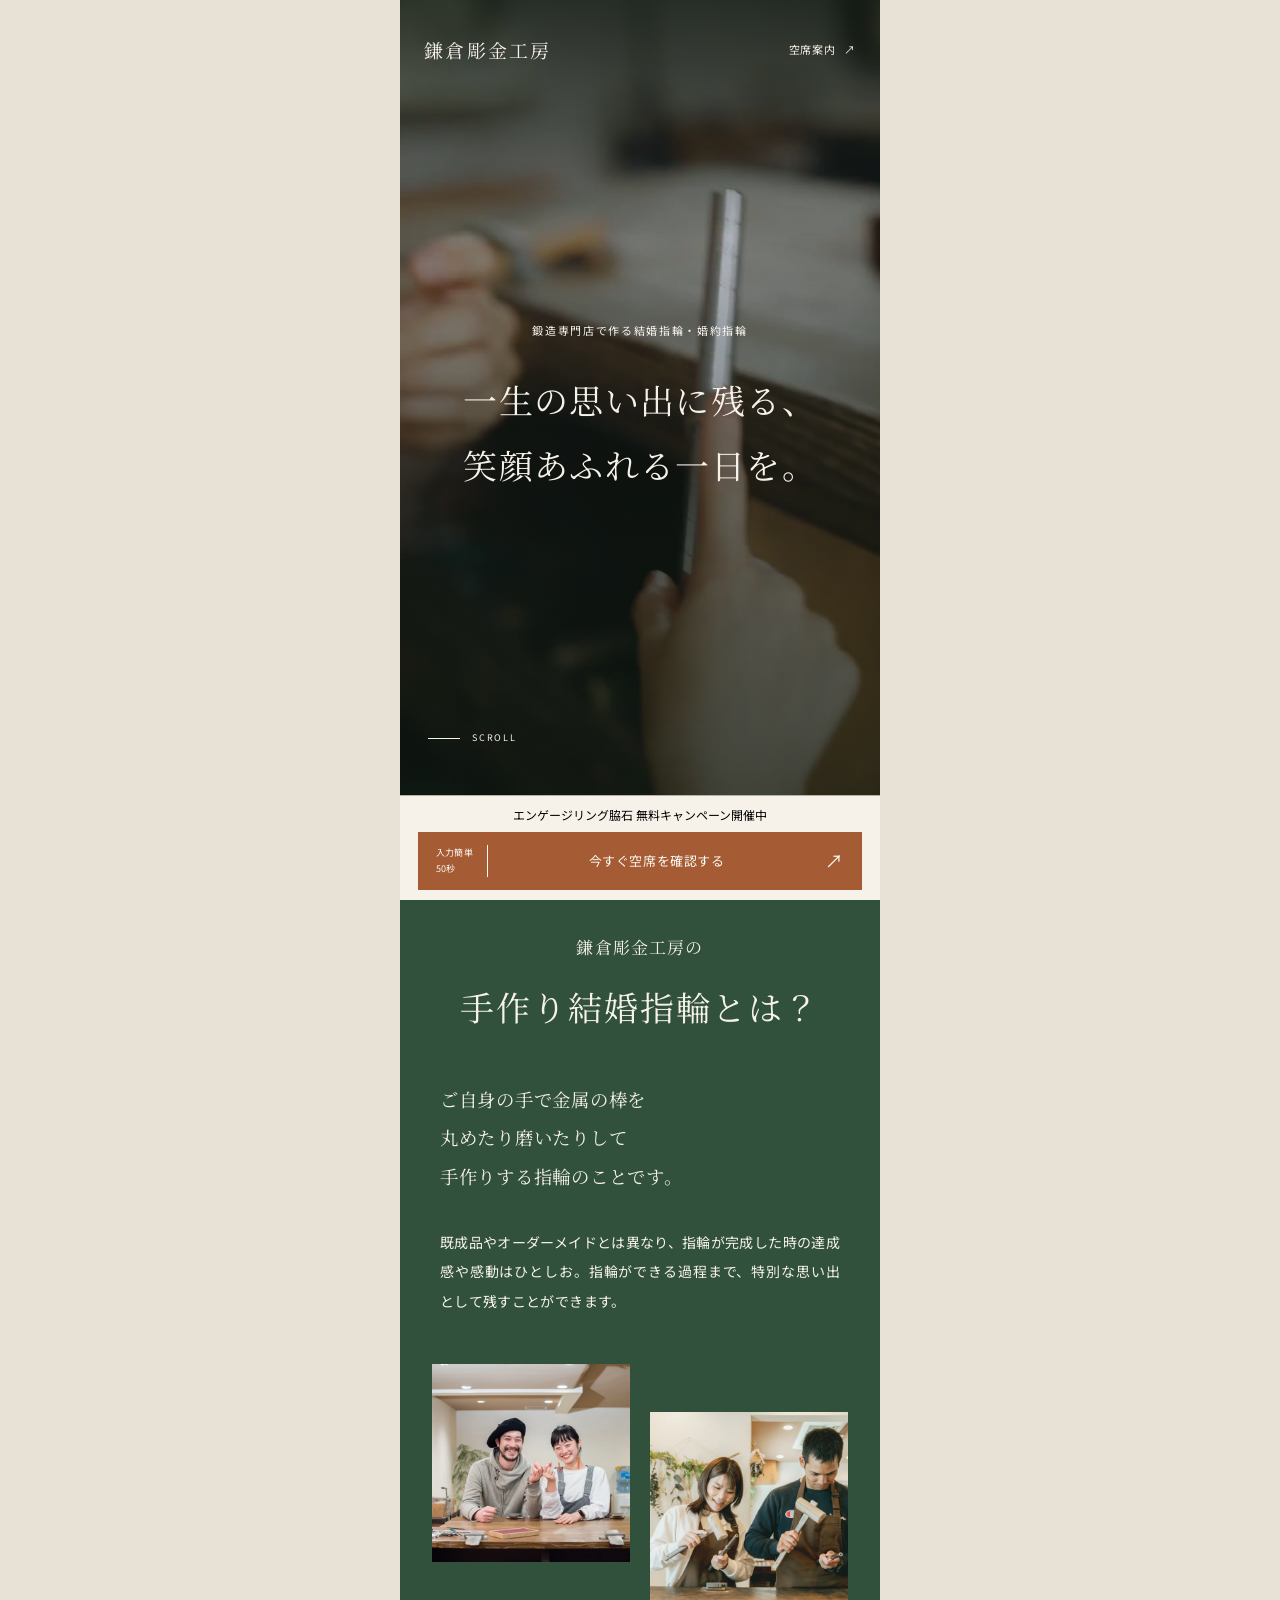
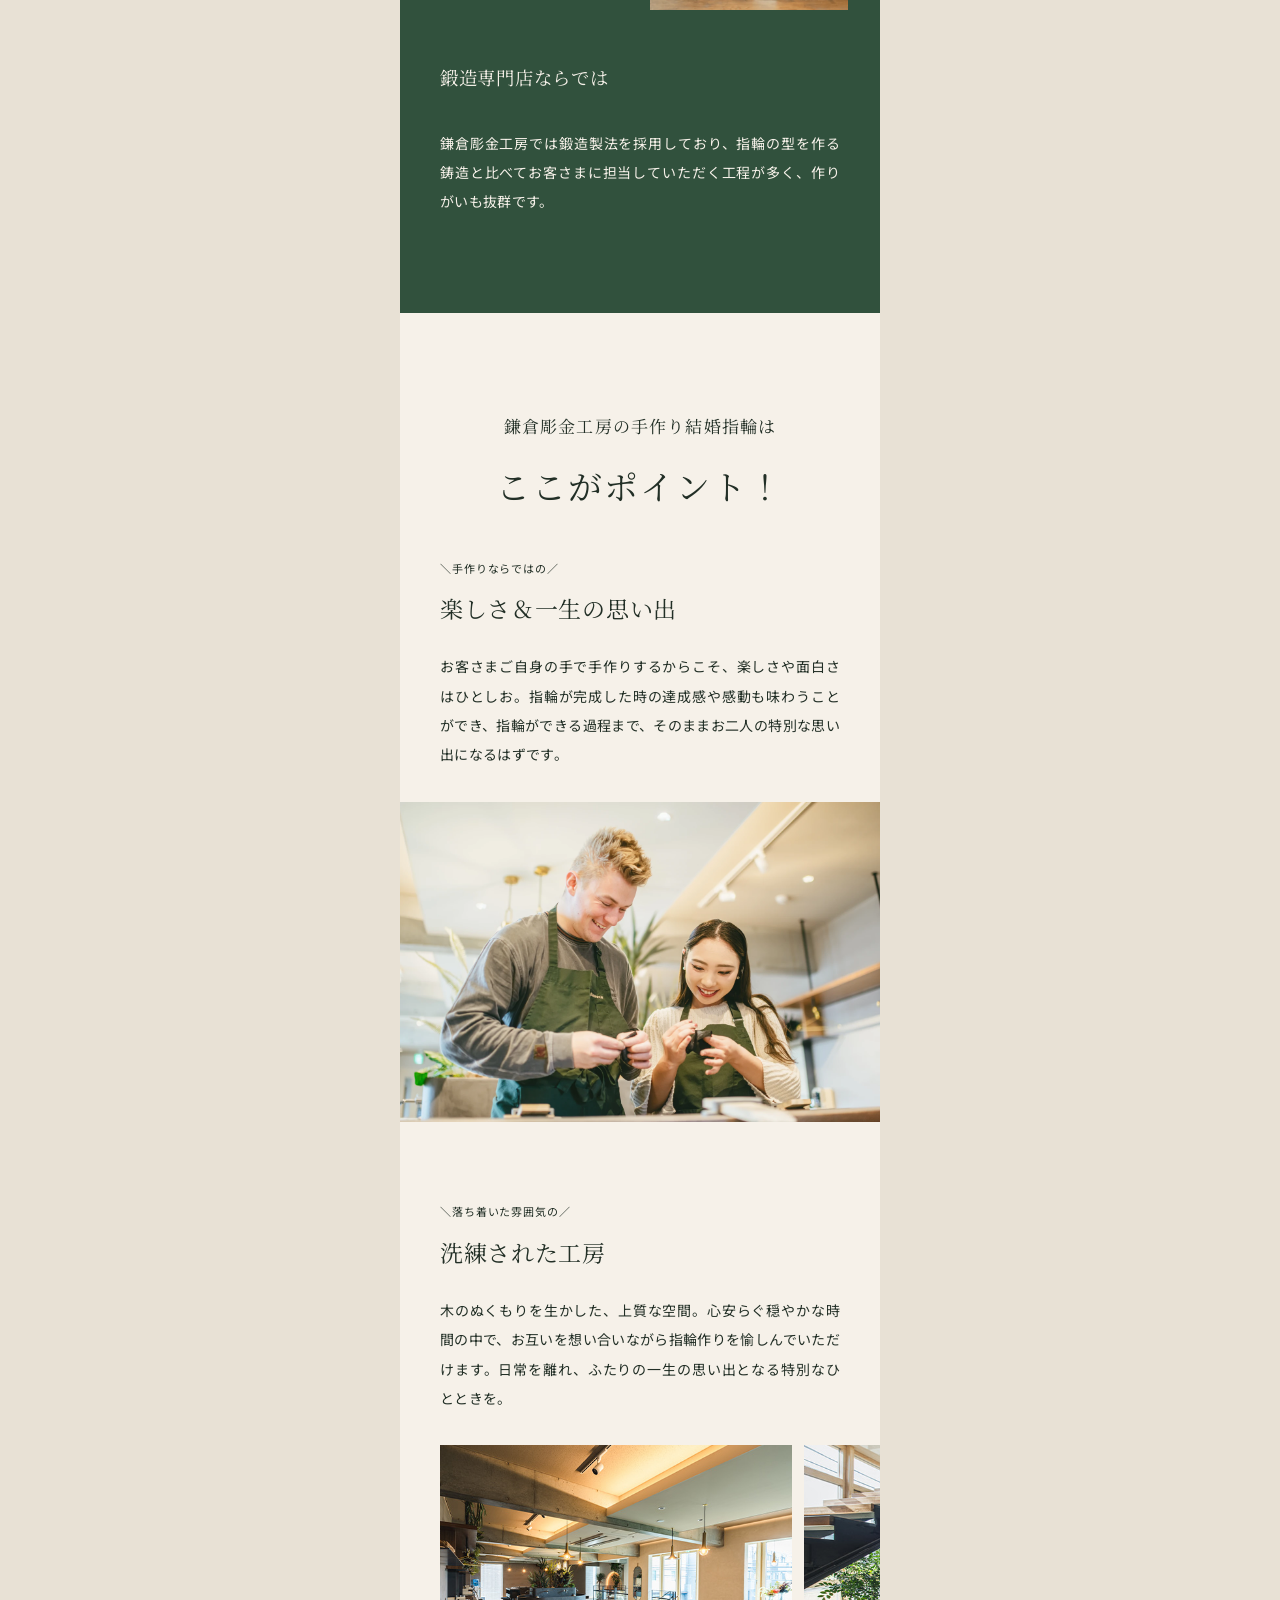
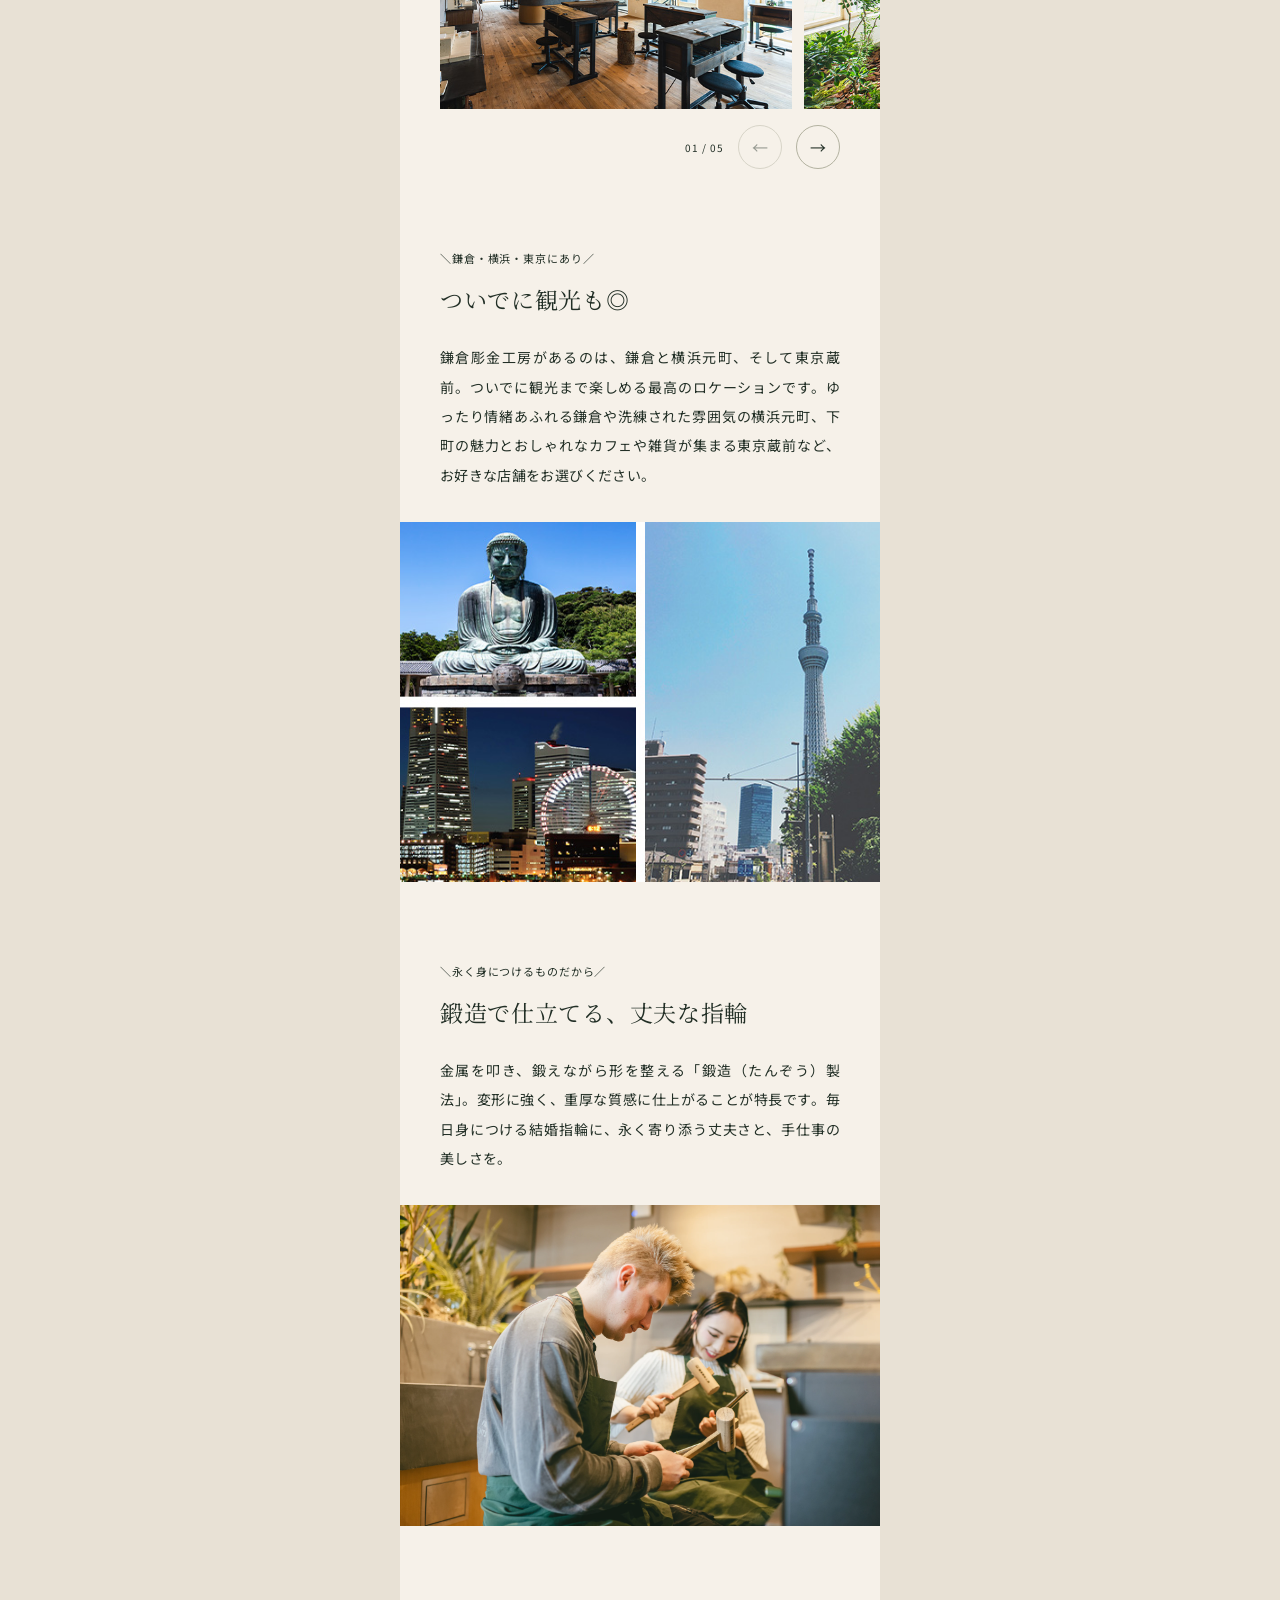
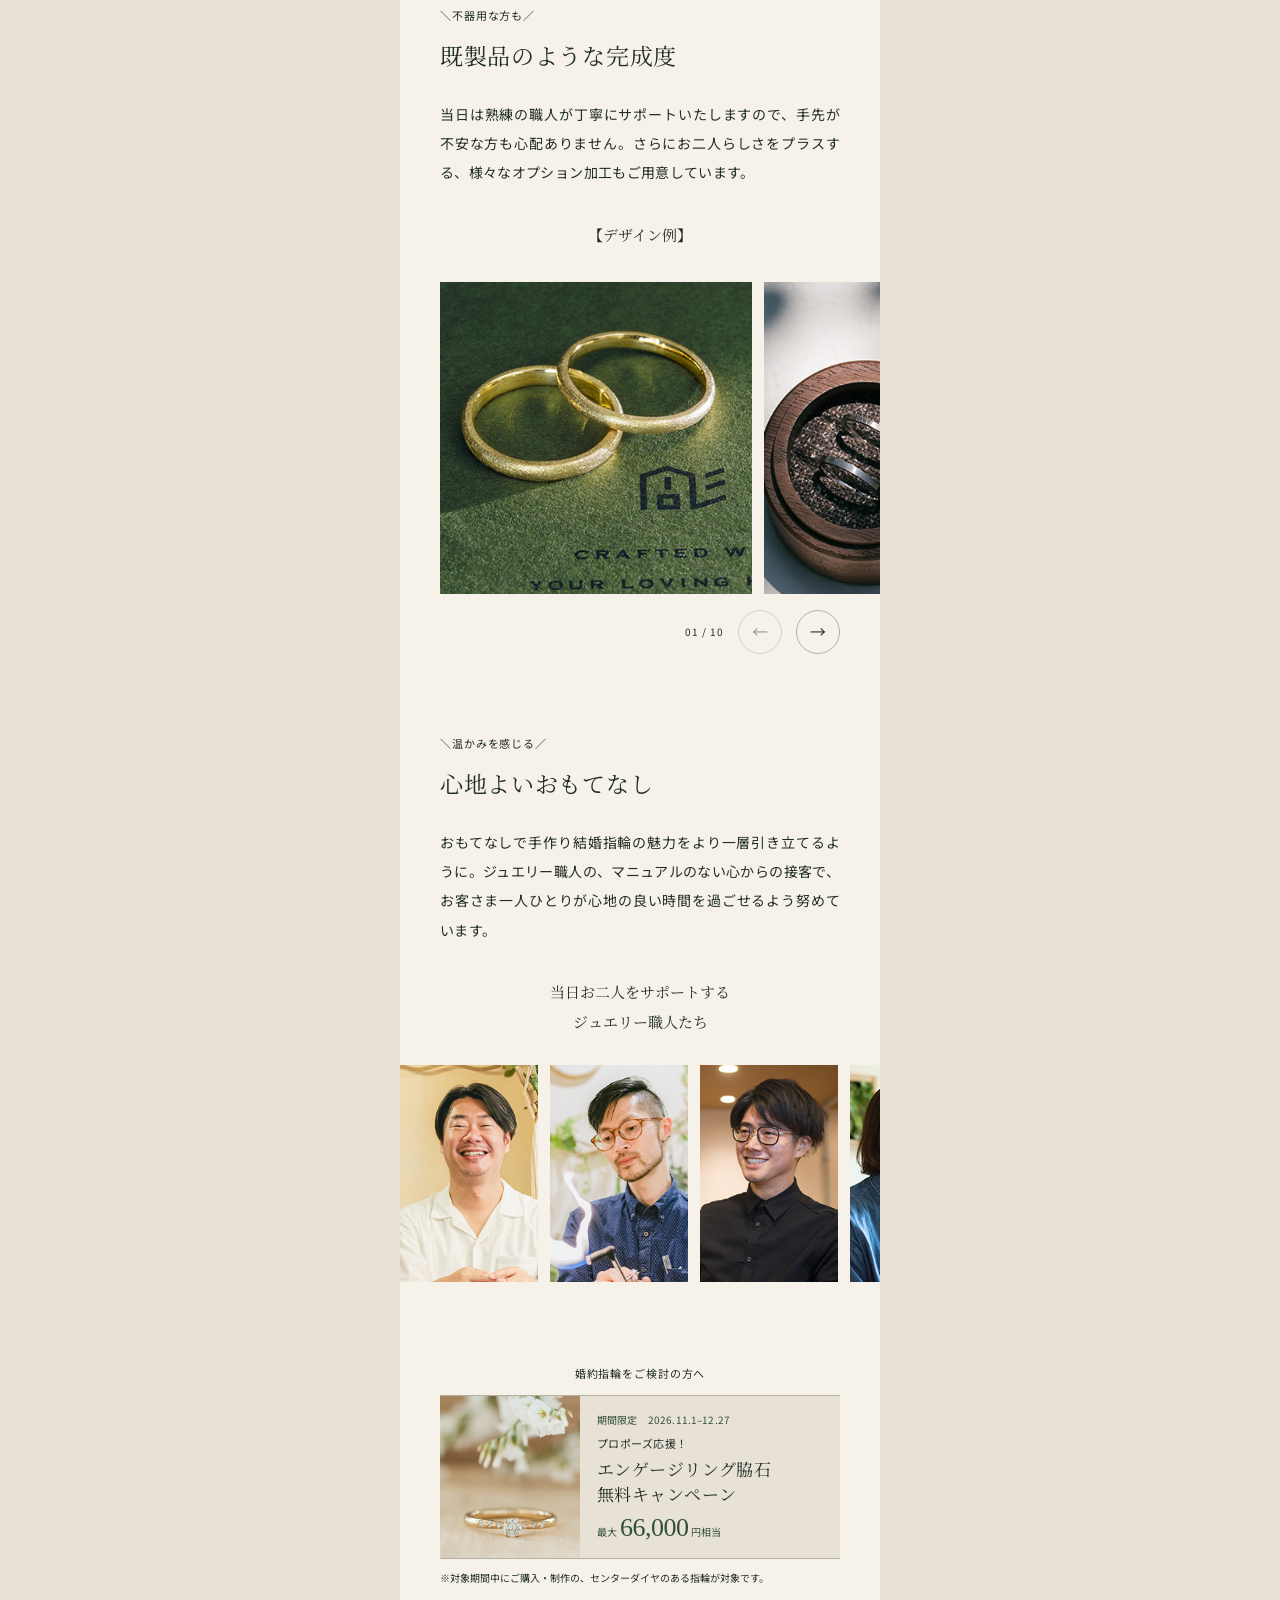
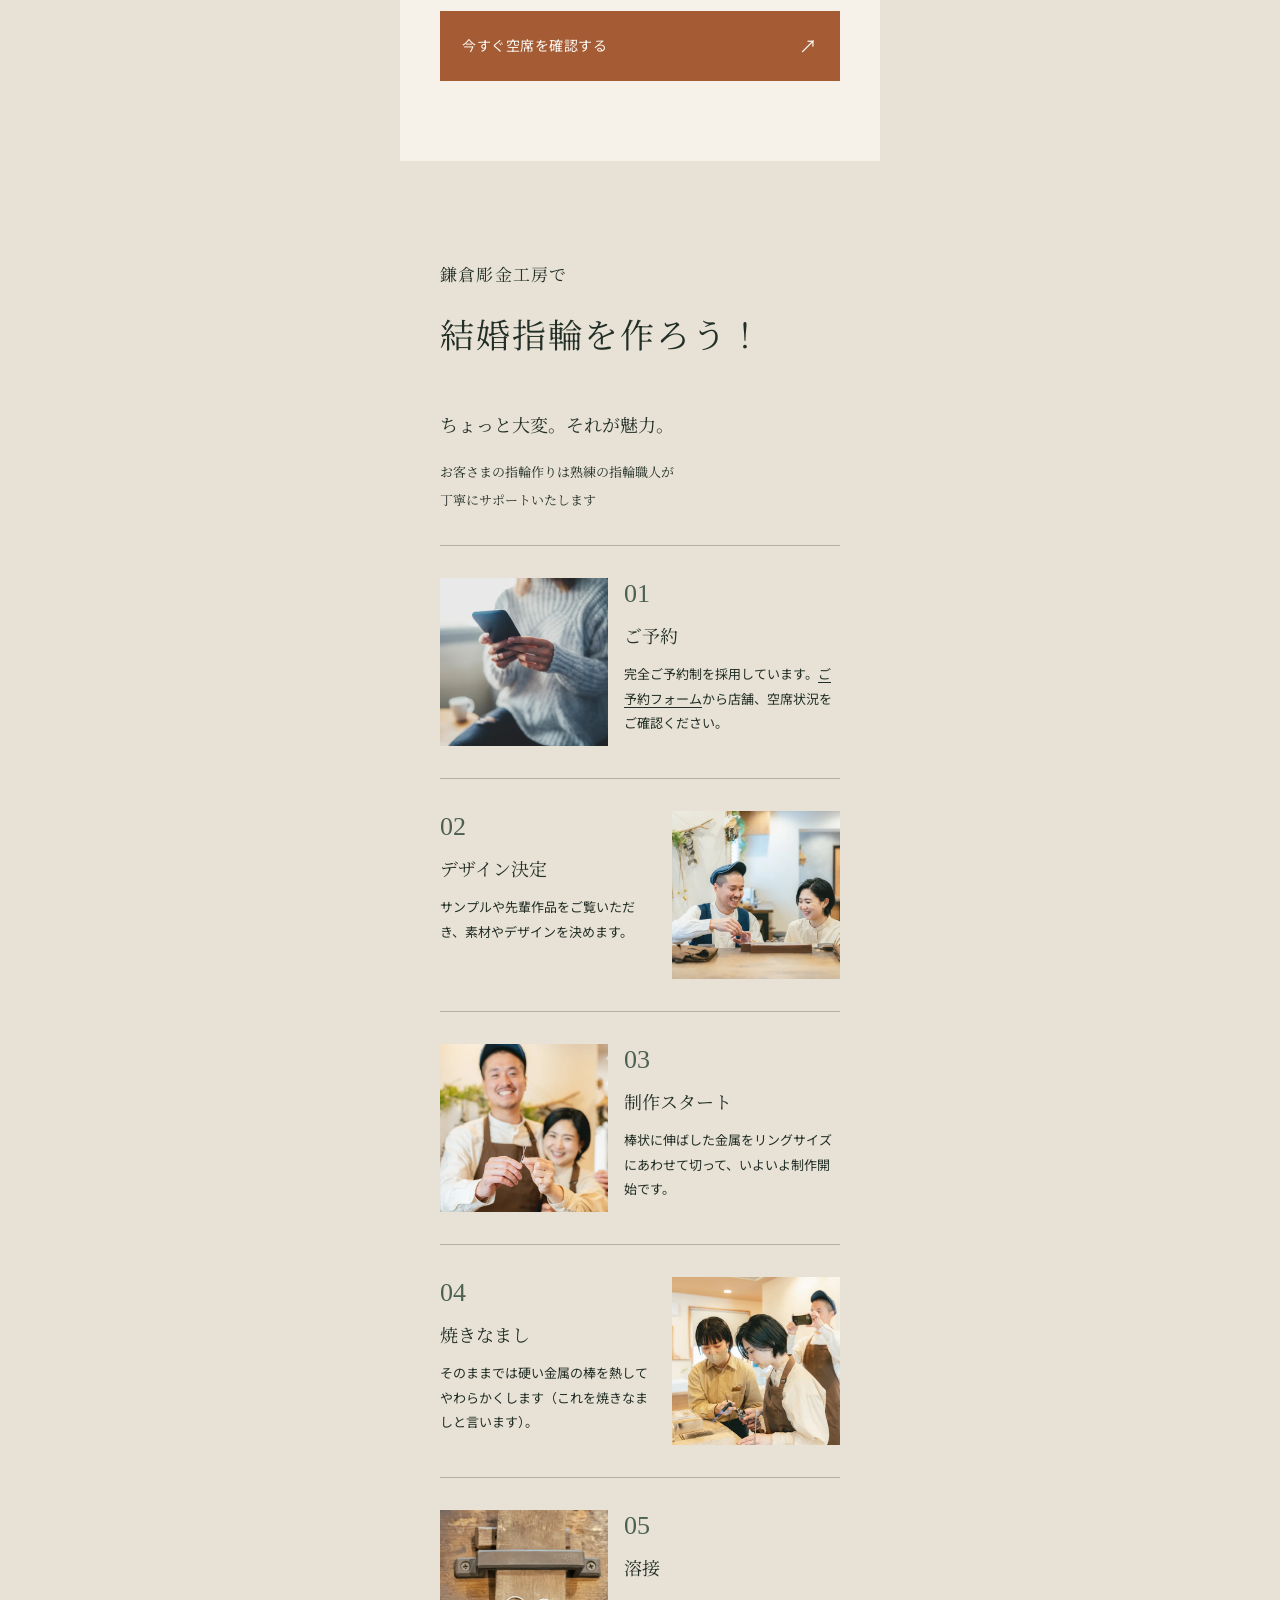
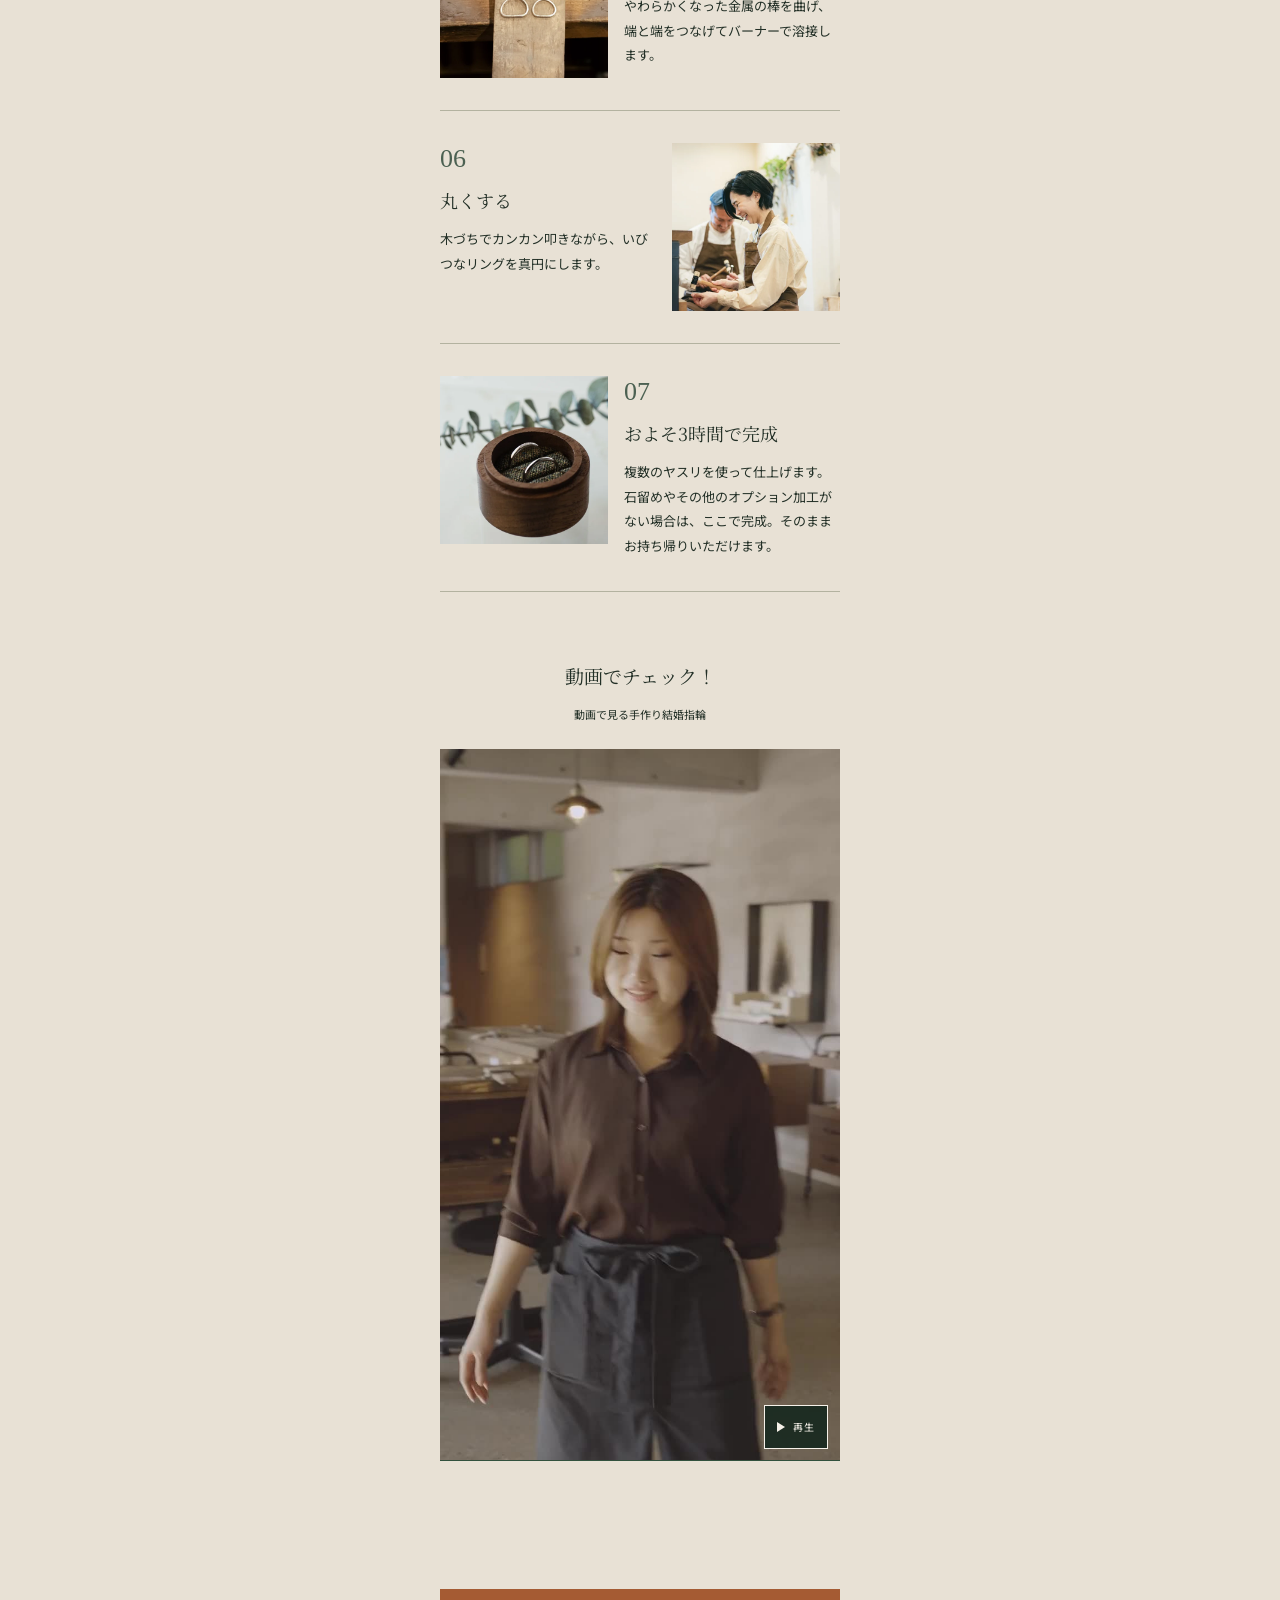
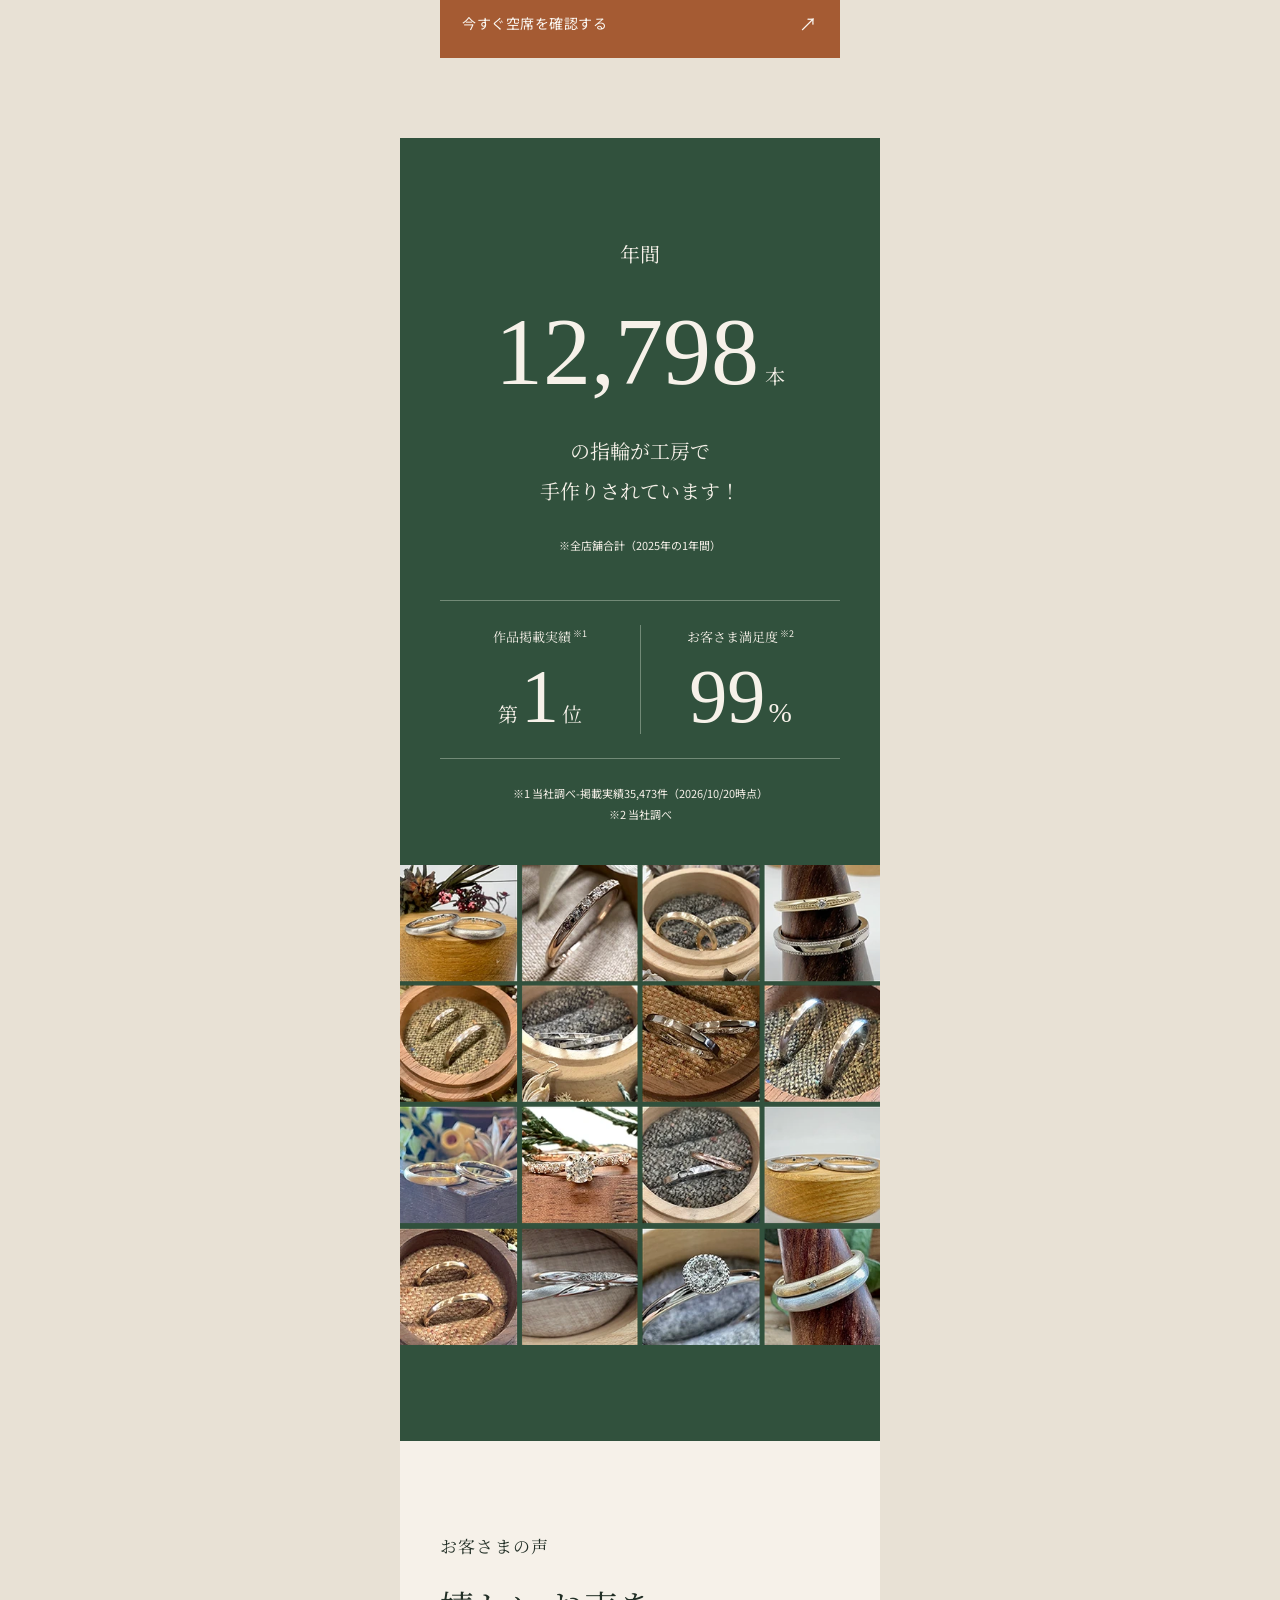
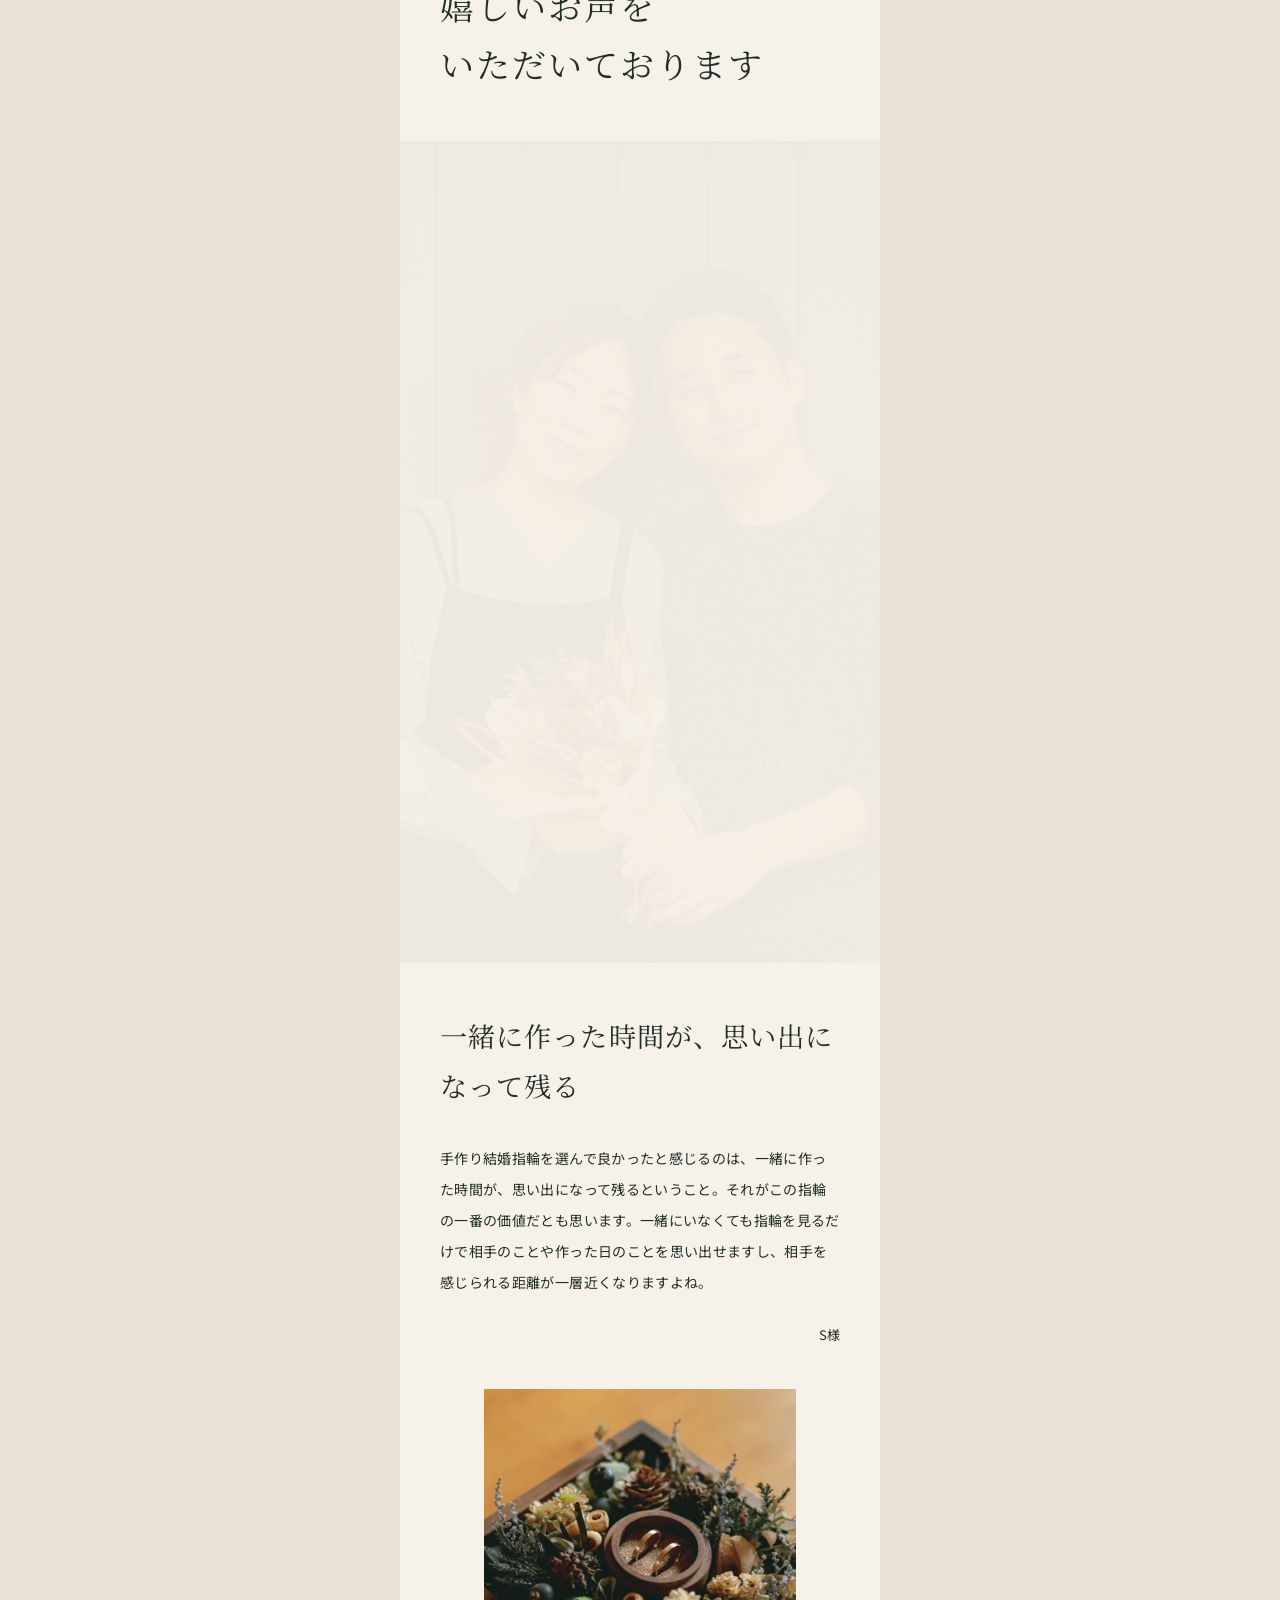
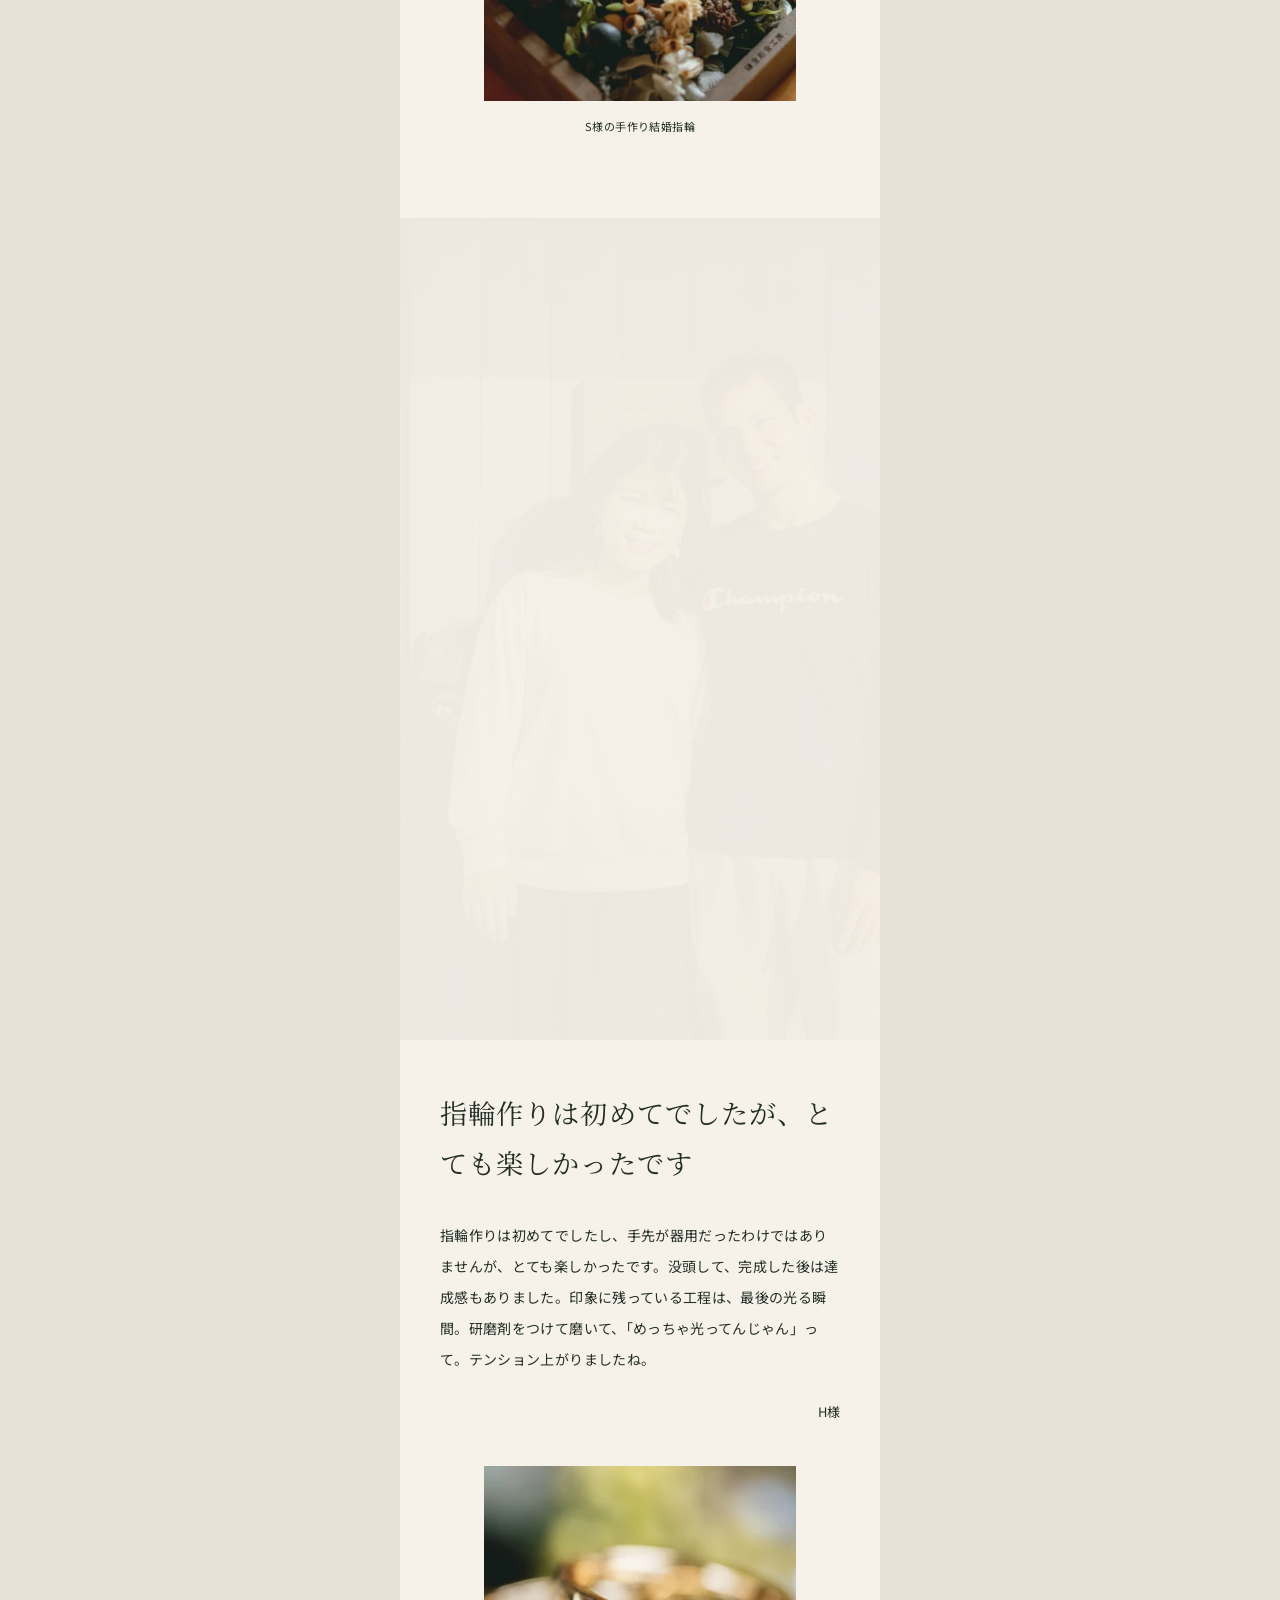
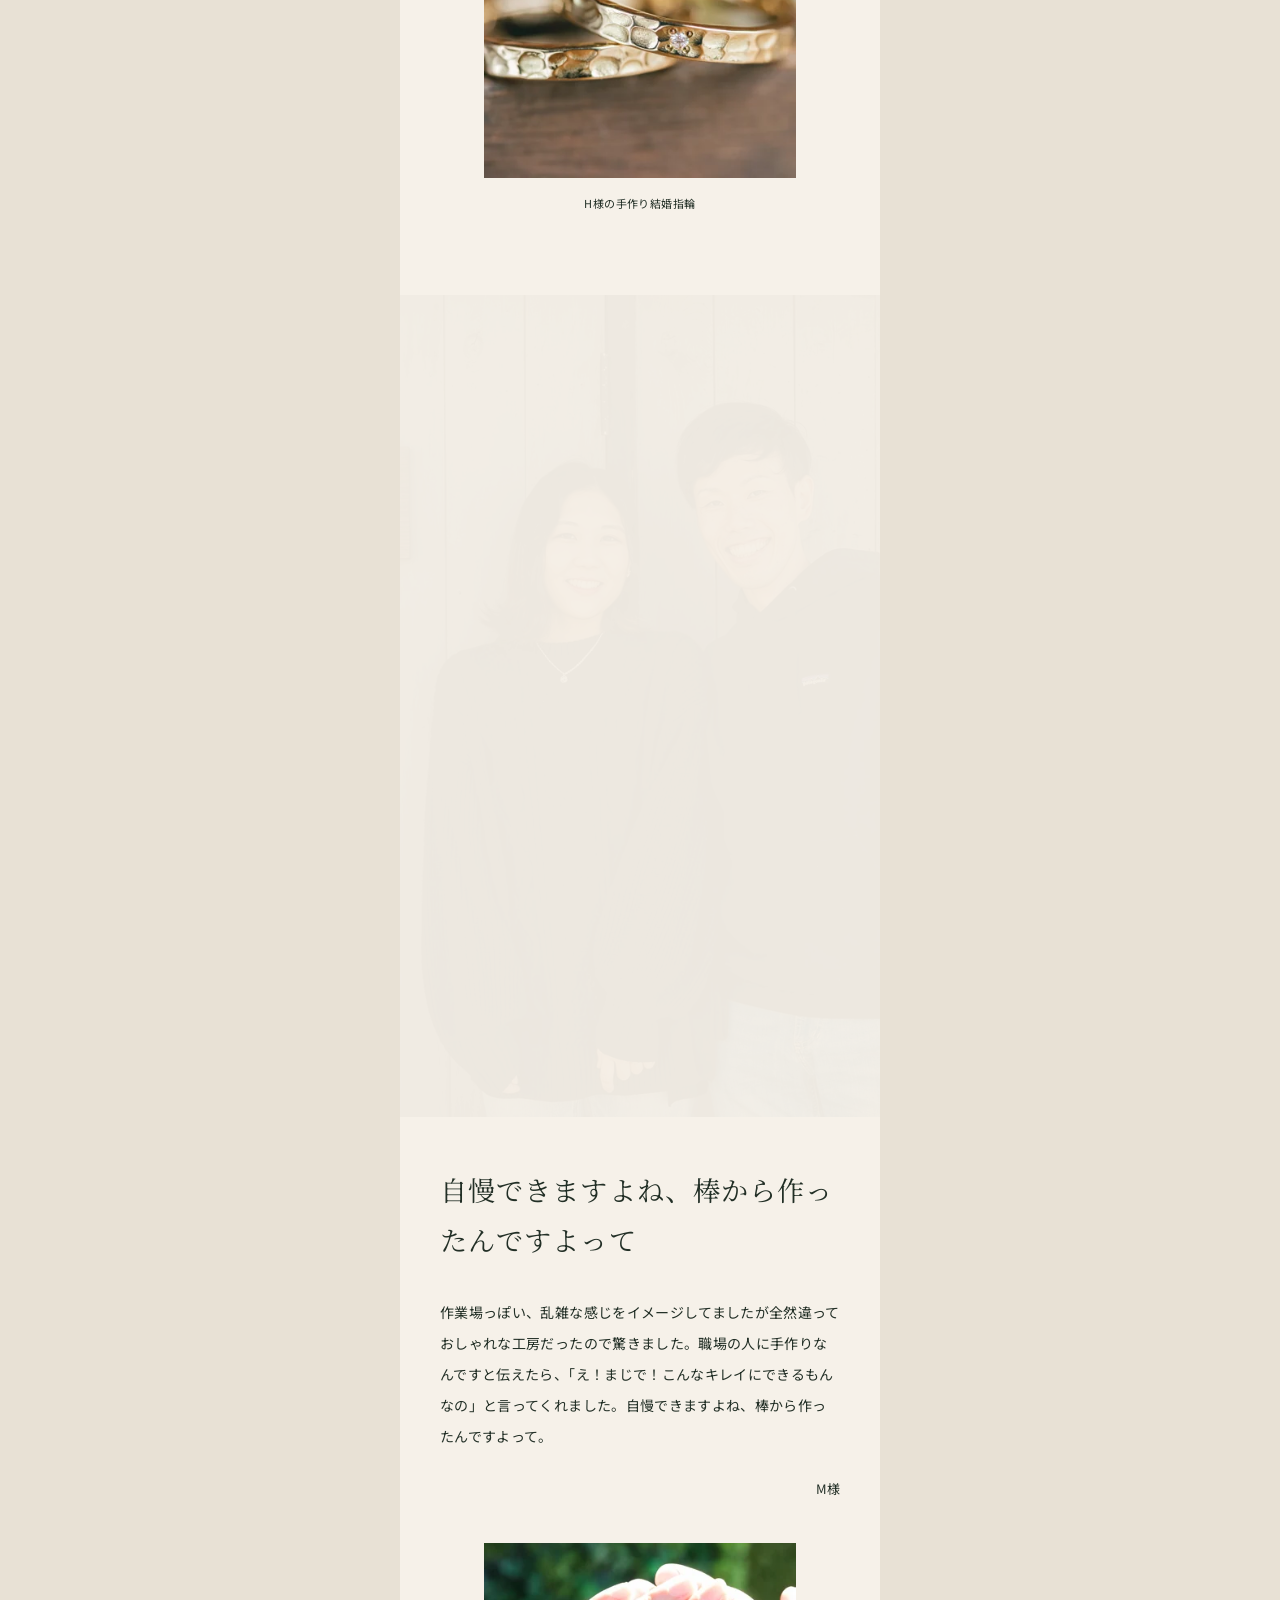
<file: lp.html>
<!DOCTYPE html>

<html lang="ja"><head><meta charset="utf-8"/><meta content="width=device-width, initial-scale=1, viewport-fit=cover" name="viewport"/><meta content="noindex,nofollow" name="robots"/><meta content="#355746" name="theme-color"/><title>鍛造専門店で作る結婚指輪・婚約指輪　鎌倉彫金工房</title><meta content="一生の思い出に残る、笑顔あふれる一日を。鎌倉彫金工房の手作り結婚指輪とは、ご自身の手で金属の棒を丸めたり磨いたりして手作りする指輪のこと。既成品やオーダーメイドとは異なり、指輪が完成した時の達成感や感動はひとしお。指輪ができる過程まで、特別な思い出として残すことができます。" name="description"/><link as="image" fetchpriority="high" href="./assets/video/fv-reels-20261009.jpg" rel="preload"/><link href="https://fonts.googleapis.com" rel="preconnect"/><link crossorigin="" href="https://fonts.gstatic.com" rel="preconnect"/><link href="https://fonts.googleapis.com/css2?family=Noto+Sans+JP:wght@400;500&amp;family=Noto+Serif+JP:wght@400;500&amp;display=swap" rel="stylesheet"/><link href="./tokens.css" rel="stylesheet"/><link href="./lp.css?v=20261021-forging-v2" rel="stylesheet"/><script defer="" src="./lp.js?v=20261020-ios-v4"></script><link rel="stylesheet" href="./campaign.css?v=20261026-v4"></head><body><main class="lp-page" id="top">
<section aria-labelledby="hero-title" class="hero"><video aria-hidden="true" autoplay="" src="./assets/video/fv-reels-20261020-ios-v4.mp4" loop="" muted="" playsinline="" poster="./assets/video/fv-reels-20261009.jpg" preload="auto" width="720" height="1280"></video><header class="masthead"><a class="brand" href="#top">鎌倉彫金工房</a><a class="header-reserve" href="https://reserve.kamakura-chokin.com/reserves/add">空席案内<span aria-hidden="true">↗</span></a></header><div class="hero-copy"><p class="hero-kicker">鍛造専門店で作る結婚指輪・婚約指輪</p><h1 aria-label="一生の思い出に残る、笑顔あふれる一日を。" id="hero-title">
<span aria-hidden="true" class="hero-line"><span class="hero-glyph" style="--char:0">一</span><span class="hero-glyph" style="--char:1">生</span><span class="hero-glyph" style="--char:2">の</span><span class="hero-glyph" style="--char:3">思</span><span class="hero-glyph" style="--char:4">い</span><span class="hero-glyph" style="--char:5">出</span><span class="hero-glyph" style="--char:6">に</span><span class="hero-glyph" style="--char:7">残</span><span class="hero-glyph" style="--char:8">る</span><span class="hero-glyph" style="--char:9">、</span>
</span>
<span aria-hidden="true" class="hero-line"><span class="hero-glyph" style="--char:10">笑</span><span class="hero-glyph" style="--char:11">顔</span><span class="hero-glyph" style="--char:12">あ</span><span class="hero-glyph" style="--char:13">ふ</span><span class="hero-glyph" style="--char:14">れ</span><span class="hero-glyph" style="--char:15">る</span><span class="hero-glyph" style="--char:16">一</span><span class="hero-glyph" style="--char:17">日</span><span class="hero-glyph" style="--char:18">を</span><span class="hero-glyph" style="--char:19">。</span>
</span>
</h1></div><a class="hero-scroll" href="#concept">SCROLL</a></section>
<section class="section intro" id="concept"><h2 class="section-title center reveal"><small>鎌倉彫金工房の</small>手作り結婚指輪とは？</h2><h3>ご自身の手で金属の棒を<br/>丸めたり磨いたりして<br/>手作りする指輪のことです。</h3><p class="copy">既成品やオーダーメイドとは異なり、指輪が完成した時の達成感や感動はひとしお。指輪ができる過程まで、特別な思い出として残すことができます。</p><div class="intro-pictures" id="concept-photos">
<figure class="photo reveal"><img alt="完成した手作り結婚指輪を見せるおふたり" decoding="async" height="560" loading="lazy" src="./assets/lp/intro-01-frameless-20261008.webp" width="560"/></figure>
<figure class="photo reveal"><img alt="鍛造製法で指輪を仕上げる様子" decoding="async" height="560" loading="lazy" src="./assets/lp/intro-02-frameless-20261008.webp" width="560"/></figure>
</div><h3 id="forging-title">鍛造専門店ならでは</h3><p class="copy">鎌倉彫金工房では鍛造製法を採用しており、指輪の型を作る鋳造と比べてお客さまに担当していただく工程が多く、作りがいも抜群です。</p></section>
<section class="section features" id="points"><h2 class="section-title center reveal"><small>鎌倉彫金工房の手作り結婚指輪は</small>ここがポイント！</h2>
<article class="point" id="memories"><h3 class="reveal"><small>＼手作りならではの／</small>楽しさ＆一生の思い出</h3><p class="copy">お客さまご自身の手で手作りするからこそ、楽しさや面白さはひとしお。指輪が完成した時の達成感や感動も味わうことができ、指輪ができる過程まで、そのままお二人の特別な思い出になるはずです。</p>
<figure class="photo reveal"><img alt="笑顔で結婚指輪を手作りするお二人" decoding="async" height="982" loading="lazy" src="./assets/lp/memories-couple-20261009-v3.webp" width="1472"/></figure>
</article>
<article class="point"><h3 class="reveal"><small>＼落ち着いた雰囲気の／</small>洗練された工房</h3><p class="copy">木のぬくもりを生かした、上質な空間。心安らぐ穏やかな時間の中で、お互いを想い合いながら指輪作りを愉しんでいただけます。日常を離れ、ふたりの一生の思い出となる特別なひとときを。</p>
<div aria-label="工房の内観" class="gallery" role="region"><div aria-label="工房の内観の写真。左右キーでも移動できます" class="gallery-track" tabindex="0"><figure class="photo"><img alt="木を基調とした落ち着いた工房の内観 1" decoding="async" height="400" loading="lazy" src="./assets/lp/sec03-img02-01.jpg" width="590"/></figure><figure class="photo"><img alt="木を基調とした落ち着いた工房の内観 2" decoding="async" height="400" loading="lazy" src="./assets/lp/sec03-img02-02.jpg" width="590"/></figure><figure class="photo"><img alt="木を基調とした落ち着いた工房の内観 3" decoding="async" height="400" loading="lazy" src="./assets/lp/sec03-img02-03.jpg" width="590"/></figure><figure class="photo"><img alt="木を基調とした落ち着いた工房の内観 4" decoding="async" height="400" loading="lazy" src="./assets/lp/sec03-img02-04.jpg" width="590"/></figure><figure class="photo"><img alt="木を基調とした落ち着いた工房の内観 5" decoding="async" height="400" loading="lazy" src="./assets/lp/sec03-img02-05.jpg" width="590"/></figure></div><div class="gallery-controls"><span class="gallery-count">01 / 05</span><button aria-label="工房の内観の前の写真" class="gallery-button" data-direction="-1" type="button">←</button><button aria-label="工房の内観の次の写真" class="gallery-button" data-direction="1" type="button">→</button></div></div>
</article>
<article class="point"><h3 class="reveal"><small>＼鎌倉・横浜・東京にあり／</small>ついでに観光も◎</h3><p class="copy">鎌倉彫金工房があるのは、鎌倉と横浜元町、そして東京蔵前。ついでに観光まで楽しめる最高のロケーションです。ゆったり情緒あふれる鎌倉や洗練された雰囲気の横浜元町、下町の魅力とおしゃれなカフェや雑貨が集まる東京蔵前など、お好きな店舗をお選びください。</p>
<figure class="photo reveal"><img alt="店舗周辺の散策や観光と合わせて訪れやすい立地" decoding="async" height="400" loading="lazy" src="./assets/lp/sec03-img03-01.jpg" width="590"/></figure>
</article>
<article aria-labelledby="forging-point-title" class="point" id="forging-point"><h3 class="reveal" id="forging-point-title"><small>＼永く身につけるものだから／</small>鍛造で仕立てる、丈夫な指輪</h3><p class="copy">金属を叩き、鍛えながら形を整える「鍛造（たんぞう）製法」。変形に強く、重厚な質感に仕上がることが特長です。毎日身につける結婚指輪に、永く寄り添う丈夫さと、手仕事の美しさを。</p>
<figure class="photo reveal"><img alt="お二人で木槌を使い、指輪の形を整える鍛造製法の制作風景" decoding="async" height="1922" loading="lazy" src="./assets/lp/forging-20261021.webp" width="2880"/></figure></article>
<article class="point">
<h3 class="reveal"><small>＼不器用な方も／</small>既製品のような完成度</h3><p class="copy">当日は熟練の職人が丁寧にサポートいたしますので、手先が不安な方も心配ありません。さらにお二人らしさをプラスする、様々なオプション加工もご用意しています。</p>
<p class="staff-caption">【デザイン例】</p><div aria-label="結婚指輪のデザイン例" class="gallery gallery--rings" role="region"><div aria-label="結婚指輪のデザイン例の写真。左右キーでも移動できます" class="gallery-track" tabindex="0"><figure class="photo"><img alt="手作り結婚指輪のデザイン例 1" decoding="async" height="400" loading="lazy" src="./assets/lp/sec03-img04-01.jpg" width="590"/></figure><figure class="photo"><img alt="手作り結婚指輪のデザイン例 2" decoding="async" height="400" loading="lazy" src="./assets/lp/sec03-img04-02.jpg" width="590"/></figure><figure class="photo"><img alt="手作り結婚指輪のデザイン例 3" decoding="async" height="400" loading="lazy" src="./assets/lp/sec03-img04-03.jpg" width="590"/></figure><figure class="photo"><img alt="手作り結婚指輪のデザイン例 4" decoding="async" height="400" loading="lazy" src="./assets/lp/sec03-img04-04.jpg" width="590"/></figure><figure class="photo"><img alt="手作り結婚指輪のデザイン例 5" decoding="async" height="400" loading="lazy" src="./assets/lp/sec03-img04-05.jpg" width="590"/></figure><figure class="photo"><img alt="手作り結婚指輪のデザイン例 6" decoding="async" height="400" loading="lazy" src="./assets/lp/sec03-img04-06.jpg" width="590"/></figure><figure class="photo"><img alt="手作り結婚指輪のデザイン例 7" decoding="async" height="400" loading="lazy" src="./assets/lp/sec03-img04-07.jpg" width="590"/></figure><figure class="photo"><img alt="手作り結婚指輪のデザイン例 8" decoding="async" height="400" loading="lazy" src="./assets/lp/sec03-img04-08.jpg" width="590"/></figure><figure class="photo"><img alt="手作り結婚指輪のデザイン例 9" decoding="async" height="400" loading="lazy" src="./assets/lp/sec03-img04-09.jpg" width="590"/></figure><figure class="photo"><img alt="手作り結婚指輪のデザイン例 10" decoding="async" height="400" loading="lazy" src="./assets/lp/sec03-img04-10.jpg" width="590"/></figure></div><div class="gallery-controls"><span class="gallery-count">01 / 10</span><button aria-label="結婚指輪のデザイン例の前の写真" class="gallery-button" data-direction="-1" type="button">←</button><button aria-label="結婚指輪のデザイン例の次の写真" class="gallery-button" data-direction="1" type="button">→</button></div></div>
</article>
<article class="point">
<h3 class="reveal"><small>＼温かみを感じる／</small>心地よいおもてなし</h3><p class="copy">おもてなしで手作り結婚指輪の魅力をより一層引き立てるように。ジュエリー職人の、マニュアルのない心からの接客で、お客さま一人ひとりが心地の良い時間を過ごせるよう努めています。</p>
<p class="staff-caption">当日お二人をサポートする<br/>ジュエリー職人たち</p><div aria-label="ジュエリー職人" class="staff-marquee" data-staff-marquee="" role="region"><div class="staff-marquee-track"><div class="staff-marquee-set"><figure class="photo"><img alt="当日ふたりをサポートするジュエリー職人 1" decoding="async" height="339" loading="lazy" src="./assets/lp/sec03-img05-01.jpg" width="190"/></figure><figure class="photo"><img alt="当日ふたりをサポートするジュエリー職人 2" decoding="async" height="338" loading="lazy" src="./assets/lp/sec03-img05-02.jpg" width="190"/></figure><figure class="photo"><img alt="当日ふたりをサポートするジュエリー職人 3" decoding="async" height="339" loading="lazy" src="./assets/lp/sec03-img05-03.jpg" width="190"/></figure><figure class="photo"><img alt="当日ふたりをサポートするジュエリー職人 4" decoding="async" height="339" loading="lazy" src="./assets/lp/sec03-img05-04.jpg" width="190"/></figure><figure class="photo"><img alt="当日ふたりをサポートするジュエリー職人 5" decoding="async" height="339" loading="lazy" src="./assets/lp/sec03-img05-05.jpg" width="190"/></figure><figure class="photo"><img alt="当日ふたりをサポートするジュエリー職人 6" decoding="async" height="339" loading="lazy" src="./assets/lp/sec03-img05-06.jpg" width="190"/></figure><figure class="photo"><img alt="当日ふたりをサポートするジュエリー職人 7" decoding="async" height="339" loading="lazy" src="./assets/lp/sec03-img05-07.jpg" width="190"/></figure><figure class="photo"><img alt="当日ふたりをサポートするジュエリー職人 8" decoding="async" height="339" loading="lazy" src="./assets/lp/sec03-img05-08.jpg" width="190"/></figure><figure class="photo"><img alt="当日ふたりをサポートするジュエリー職人 9" decoding="async" height="339" loading="lazy" src="./assets/lp/sec03-img05-09.jpg" width="190"/></figure><figure class="photo"><img alt="当日ふたりをサポートするジュエリー職人 10" decoding="async" height="339" loading="lazy" src="./assets/lp/sec03-img05-10.jpg" width="190"/></figure><figure class="photo"><img alt="当日ふたりをサポートするジュエリー職人 11" decoding="async" height="338" loading="lazy" src="./assets/lp/sec03-img05-11.jpg" width="190"/></figure><figure class="photo"><img alt="当日ふたりをサポートするジュエリー職人 12" decoding="async" height="339" loading="lazy" src="./assets/lp/sec03-img05-12.jpg" width="190"/></figure><figure class="photo"><img alt="当日ふたりをサポートするジュエリー職人 13" decoding="async" height="339" loading="lazy" src="./assets/lp/sec03-img05-13.jpg" width="190"/></figure><figure class="photo"><img alt="当日ふたりをサポートするジュエリー職人 14" decoding="async" height="339" loading="lazy" src="./assets/lp/sec03-img05-14.jpg" width="190"/></figure><figure class="photo"><img alt="当日ふたりをサポートするジュエリー職人 15" decoding="async" height="339" loading="lazy" src="./assets/lp/sec03-img05-15.jpg" width="190"/></figure><figure class="photo"><img alt="当日ふたりをサポートするジュエリー職人 16" decoding="async" height="339" loading="lazy" src="./assets/lp/sec03-img05-16.jpg" width="190"/></figure><figure class="photo"><img alt="当日ふたりをサポートするジュエリー職人 17" decoding="async" height="339" loading="lazy" src="./assets/lp/sec03-img05-17.jpg" width="190"/></figure><figure class="photo"><img alt="当日ふたりをサポートするジュエリー職人 18" decoding="async" height="339" loading="lazy" src="./assets/lp/sec03-img05-18.jpg" width="190"/></figure><figure class="photo"><img alt="当日ふたりをサポートするジュエリー職人 19" decoding="async" height="339" loading="lazy" src="./assets/lp/sec03-img05-19.jpg" width="190"/></figure><figure class="photo"><img alt="当日ふたりをサポートするジュエリー職人 20" decoding="async" height="339" loading="lazy" src="./assets/lp/sec03-img05-20.jpg" width="190"/></figure><figure class="photo"><img alt="当日ふたりをサポートするジュエリー職人 21" decoding="async" height="339" loading="lazy" src="./assets/lp/sec03-img05-21.jpg" width="190"/></figure><figure class="photo"><img alt="当日ふたりをサポートするジュエリー職人 22" decoding="async" height="339" loading="lazy" src="./assets/lp/sec03-img05-22.jpg" width="190"/></figure><figure class="photo"><img alt="当日ふたりをサポートするジュエリー職人 23" decoding="async" height="339" loading="lazy" src="./assets/lp/sec03-img05-23.jpg" width="190"/></figure><figure class="photo"><img alt="当日ふたりをサポートするジュエリー職人 24" decoding="async" height="339" loading="lazy" src="./assets/lp/sec03-img05-24.jpg" width="190"/></figure><figure class="photo"><img alt="当日ふたりをサポートするジュエリー職人 25" decoding="async" height="339" loading="lazy" src="./assets/lp/sec03-img05-25.jpg" width="190"/></figure><figure class="photo"><img alt="当日ふたりをサポートするジュエリー職人 26" decoding="async" height="339" loading="lazy" src="./assets/lp/sec03-img05-26.jpg" width="190"/></figure><figure class="photo"><img alt="当日ふたりをサポートするジュエリー職人 27" decoding="async" height="339" loading="lazy" src="./assets/lp/sec03-img05-27.jpg" width="190"/></figure></div></div></div>
</article>
</section><div class="section-cta"><aside class="cp-notice" id="campaign-first" aria-label="婚約指輪をご検討の方へのキャンペーン案内">
<p class="cp-notice__audience">婚約指輪をご検討の方へ</p>
<div class="cp-notice__card">
<figure class="cp-notice__photo"><img src="./assets/lp/campaign-side-stone.jpg" width="1800" height="1200" alt="センターダイヤの両側に6石の脇石を留めた婚約指輪" loading="eager" decoding="async"></figure>
<div class="cp-notice__body"><span class="cp-notice__period">期間限定　2026.11.1–12.27</span>
<span class="cp-notice__lead">プロポーズ応援！</span>
<h3><span>エンゲージリング脇石</span><span>無料キャンペーン</span></h3>
<p class="cp-notice__value"><small>最大</small><strong>66,000</strong><small>円相当</small></p></div>
</div><p class="cp-notice__note">※対象期間中にご購入・制作の、センターダイヤのある指輪が対象です。</p>

</aside><a class="reserve-button" href="https://reserve.kamakura-chokin.com/reserves/add">今すぐ空席を確認する<span aria-hidden="true" class="arrow">↗</span></a></div>
<section class="section making" id="making"><h2 class="section-title reveal"><small>鎌倉彫金工房で</small>結婚指輪を作ろう！</h2><p class="making-lead">ちょっと大変。それが魅力。<small>お客さまの指輪作りは熟練の指輪職人が<br/>丁寧にサポートいたします</small></p><ol class="steps">
<li class="step"><figure class="step-picture reveal"><img alt="ご予約の制作風景" decoding="async" height="560" loading="lazy" src="./assets/lp/step-01.webp" width="560"/></figure><div class="step-copy"><span aria-hidden="true" class="step-number">01</span><h3>ご予約</h3><p>完全ご予約制を採用しています。<a href="https://reserve.kamakura-chokin.com/reserves/add">ご予約フォーム</a>から店舗、空席状況をご確認ください。</p></div></li>
<li class="step"><figure class="step-picture reveal"><img alt="デザイン決定の制作風景" decoding="async" height="560" loading="lazy" src="./assets/lp/step-02.webp" width="560"/></figure><div class="step-copy"><span aria-hidden="true" class="step-number">02</span><h3>デザイン決定</h3><p>サンプルや先輩作品をご覧いただき、素材やデザインを決めます。</p></div></li>
<li class="step"><figure class="step-picture reveal"><img alt="制作スタートの制作風景" decoding="async" height="560" loading="lazy" src="./assets/lp/step-03.webp" width="560"/></figure><div class="step-copy"><span aria-hidden="true" class="step-number">03</span><h3>制作スタート</h3><p>棒状に伸ばした金属をリングサイズにあわせて切って、いよいよ制作開始です。</p></div></li>
<li class="step"><figure class="step-picture reveal"><img alt="焼きなましの制作風景" decoding="async" height="560" loading="lazy" src="./assets/lp/step-04.webp" width="560"/></figure><div class="step-copy"><span aria-hidden="true" class="step-number">04</span><h3>焼きなまし</h3><p>そのままでは硬い金属の棒を熱してやわらかくします（これを焼きなましと言います）。</p></div></li>
<li class="step"><figure class="step-picture reveal"><img alt="溶接の制作風景" decoding="async" height="560" loading="lazy" src="./assets/lp/step-05.webp" width="560"/></figure><div class="step-copy"><span aria-hidden="true" class="step-number">05</span><h3>溶接</h3><p>やわらかくなった金属の棒を曲げ、端と端をつなげてバーナーで溶接します。</p></div></li>
<li class="step"><figure class="step-picture reveal"><img alt="丸くするの制作風景" decoding="async" height="560" loading="lazy" src="./assets/lp/step-06.webp" width="560"/></figure><div class="step-copy"><span aria-hidden="true" class="step-number">06</span><h3>丸くする</h3><p>木づちでカンカン叩きながら、いびつなリングを真円にします。</p></div></li>
<li class="step"><figure class="step-picture reveal"><img alt="およそ3時間で完成の制作風景" decoding="async" height="560" loading="lazy" src="./assets/lp/step-07.webp" width="560"/></figure><div class="step-copy"><span aria-hidden="true" class="step-number">07</span><h3>およそ3時間で完成</h3><p>複数のヤスリを使って仕上げます。石留めやその他のオプション加工がない場合は、ここで完成。そのままお持ち帰りいただけます。</p></div></li>
</ol><div class="movie" id="process-video"><h3>動画でチェック！<small>動画で見る手作り結婚指輪</small></h3><div class="movie-frame" data-loop-video="" data-video-name="紹介動画"><video aria-label="工房の雰囲気と、結婚指輪を手作りする様子。テロップ付き・音声なし" autoplay="" data-src="./assets/video/process-reel-20261020.mp4" height="1280" loop="" muted="" playsinline="" poster="./assets/video/process-reel-20261020.jpg" preload="none" width="720"></video><button aria-label="工程動画を再生する" class="video-toggle" data-state="paused" hidden="" type="button"><span aria-hidden="true" class="video-symbol"></span><span class="video-label">再生</span></button></div></div></section><div class="section-cta making"><a class="reserve-button" href="https://reserve.kamakura-chokin.com/reserves/add">今すぐ空席を確認する<span aria-hidden="true" class="arrow">↗</span></a></div>
<section class="section achievements" id="achievements"><h2 aria-label="年間12,823本の指輪が工房で手作りされています。2025年実績。" class="achievement-title reveal">年間<strong aria-hidden="true"><span class="count-number" data-count-to="12823">12,823</span><small>本</small></strong>の指輪が工房で<br/>手作りされています！</h2><p class="note">※全店舗合計（2025年の1年間）</p><dl class="achievements-pair" id="achievement-statistics"><div class="achievement-stat"><dt>作品掲載実績<sup>※1</sup></dt><dd><span>第</span><strong>1</strong><span>位</span></dd></div><div class="achievement-stat"><dt>お客さま満足度<sup>※2</sup></dt><dd><strong>99</strong><span class="stat-percent">%</span></dd></div></dl><p class="note">※1 当社調べ-掲載実績35,473件（2026/10/20時点）<br/>※2 当社調べ</p><figure class="photo achievement-photo reveal"><img alt="工房で手作りされた指輪の実績イメージ" decoding="async" height="670" loading="lazy" src="./assets/lp/sec05-img01-square-20261008.webp" width="670"/></figure></section>
<section class="section voices" id="voices"><h2 class="section-title reveal"><small>お客さまの声</small>嬉しいお声を<br/>いただいております</h2>
<article aria-labelledby="voice-title-01" class="voice" id="voice-01"><div class="voice-stage"><img alt="手作り結婚指輪を制作したお客さま S様" decoding="async" height="1068" loading="lazy" src="./assets/lp/feedback-20261020/voice-01-full.webp" width="1600"/></div><div class="voice-content"><h3 id="voice-title-01">一緒に作った時間が、思い出になって残る</h3><p class="copy">手作り結婚指輪を選んで良かったと感じるのは、一緒に作った時間が、思い出になって残るということ。それがこの指輪の一番の価値だとも思います。一緒にいなくても指輪を見るだけで相手のことや作った日のことを思い出せますし、相手を感じられる距離が一層近くなりますよね。</p><cite>S様</cite><figure class="voice-ring"><img alt="S様の結婚指輪" decoding="async" height="384" loading="lazy" src="./assets/lp/voice-01-rings.webp" width="384"/><figcaption>S様の手作り結婚指輪</figcaption></figure></div></article>
<article aria-labelledby="voice-title-02" class="voice" id="voice-02"><div class="voice-stage"><img alt="手作り結婚指輪を制作したお客さま H様" decoding="async" height="1068" loading="lazy" src="./assets/lp/feedback-20261020/voice-02-full.webp" width="1600"/></div><div class="voice-content"><h3 id="voice-title-02">指輪作りは初めてでしたが、とても楽しかったです</h3><p class="copy">指輪作りは初めてでしたし、手先が器用だったわけではありませんが、とても楽しかったです。没頭して、完成した後は達成感もありました。印象に残っている工程は、最後の光る瞬間。研磨剤をつけて磨いて、「めっちゃ光ってんじゃん」って。テンション上がりましたね。</p><cite>H様</cite><figure class="voice-ring"><img alt="H様の結婚指輪" decoding="async" height="384" loading="lazy" src="./assets/lp/voice-02-rings.webp" width="384"/><figcaption>H様の手作り結婚指輪</figcaption></figure></div></article>
<article aria-labelledby="voice-title-03" class="voice" id="voice-03"><div class="voice-stage"><img alt="手作り結婚指輪を制作したお客さま M様" decoding="async" height="1000" loading="lazy" src="./assets/lp/feedback-20261020/voice-03-full.webp" width="1500"/></div><div class="voice-content"><h3 id="voice-title-03">自慢できますよね、棒から作ったんですよって</h3><p class="copy">作業場っぽい、乱雑な感じをイメージしてましたが全然違っておしゃれな工房だったので驚きました。職場の人に手作りなんですと伝えたら、「え！まじで！こんなキレイにできるもんなの」と言ってくれました。自慢できますよね、棒から作ったんですよって。</p><cite>M様</cite><figure class="voice-ring"><img alt="M様の結婚指輪" decoding="async" height="384" loading="lazy" src="./assets/lp/voice-03-rings.webp" width="384"/><figcaption>M様の手作り結婚指輪</figcaption></figure></div></article>
</section><div class="section-cta"><a class="reserve-button" href="https://reserve.kamakura-chokin.com/reserves/add">今すぐ空席を確認する<span aria-hidden="true" class="arrow">↗</span></a></div><section class="section faq" id="faq"><h2 class="section-title reveal">よくあるご質問</h2>
<details open=""><summary>不器用なんですが…。</summary><p>ご心配いりません。経験豊富なジュエリー職人が完成までしっかりとサポートいたしますので、安心してお任せください。</p></details>
<details><summary>いつ完成しますか？</summary><p>結婚指輪は約3時間で完成します。完成の感動とともに、その日のうちにお持ち帰りください。なお、石留めやその他のオプション加工がある場合は、4〜5週間程度のお預かり期間を頂戴いたします。</p></details>
<details><summary>アフターケアについて教えてください。</summary><p>永く大切に使っていただくために、鎌倉彫金工房の結婚指輪・婚約指輪は永久保証です。仕上げ直し、サイズ調整、変形直し、石の留め直し、クリーニングは、期限なし、基本無料でご利用いただけます（有料となる場合もございます）。</p></details>
</section><section class="section reservation" id="reservation"><h2 class="section-title reveal">店舗一覧</h2><p>指輪を作る時間も、大切な思い出に。お二人に合う工房をお選びください。</p><div class="store-list"><article class="store store-showcase" id="store-kamakura">
<h3>鎌倉</h3><p class="store-intro">木のぬくもりと、ゆったり流れる時間。</p><div aria-label="鎌倉の工房写真" class="store-gallery" data-store-gallery="" role="region"><div aria-label="工房写真。左右キーでも移動できます" class="store-gallery-track" tabindex="0"><figure class="photo"><img alt="鎌倉：工房の空間" decoding="async" height="590" loading="lazy" src="./assets/lp/feedback-20261020/kamakura-01.webp" width="590"/></figure><figure class="photo"><img alt="鎌倉：くつろぎの場所" decoding="async" height="590" loading="lazy" src="./assets/lp/feedback-20261020/kamakura-02.webp" width="590"/></figure><figure class="photo"><img alt="鎌倉：手仕事の道具" decoding="async" height="590" loading="lazy" src="./assets/lp/feedback-20261020/kamakura-03.webp" width="590"/></figure></div><div aria-label="写真を選ぶ" class="store-thumbnails"><button aria-label="鎌倉の写真1を表示" aria-pressed="true" data-slide="0" type="button"><img alt="" height="100" loading="lazy" src="./assets/lp/feedback-20261020/kamakura-01.webp" width="100"/></button><button aria-label="鎌倉の写真2を表示" aria-pressed="false" data-slide="1" type="button"><img alt="" height="100" loading="lazy" src="./assets/lp/feedback-20261020/kamakura-02.webp" width="100"/></button><button aria-label="鎌倉の写真3を表示" aria-pressed="false" data-slide="2" type="button"><img alt="" height="100" loading="lazy" src="./assets/lp/feedback-20261020/kamakura-03.webp" width="100"/></button></div></div><p class="store-name">鎌倉彫金工房 本店</p><p class="store-address">神奈川県鎌倉市御成町14-29<br/>鎌倉駅西口より徒歩3分</p>
</article><article class="store store-showcase" id="store-tokyo">
<h3>東京蔵前</h3><p class="store-intro">古民家の趣と、ものづくりの温もり。</p><div aria-label="東京蔵前の工房写真" class="store-gallery" data-store-gallery="" role="region"><div aria-label="工房写真。左右キーでも移動できます" class="store-gallery-track" tabindex="0"><figure class="photo"><img alt="東京蔵前：梁のある2階の制作空間" decoding="async" height="1067" loading="lazy" src="./assets/lp/feedback-20261020-v2/tokyo-01.webp" width="1600"/></figure><figure class="photo"><img alt="東京蔵前：光が差し込む工房" decoding="async" height="1180" loading="lazy" src="./assets/lp/feedback-20261020/tokyo-01.webp" width="1180"/></figure><figure class="photo"><img alt="東京蔵前：くつろぎの場所" decoding="async" height="1180" loading="lazy" src="./assets/lp/feedback-20261020/tokyo-03.webp" width="1180"/></figure></div><div aria-label="写真を選ぶ" class="store-thumbnails"><button aria-label="東京蔵前の写真1を表示" aria-pressed="true" data-slide="0" type="button"><img alt="" height="100" loading="lazy" src="./assets/lp/feedback-20261020-v2/tokyo-01.webp" width="100"/></button><button aria-label="東京蔵前の写真2を表示" aria-pressed="false" data-slide="1" type="button"><img alt="" height="100" loading="lazy" src="./assets/lp/feedback-20261020/tokyo-01.webp" width="100"/></button><button aria-label="東京蔵前の写真3を表示" aria-pressed="false" data-slide="2" type="button"><img alt="" height="100" loading="lazy" src="./assets/lp/feedback-20261020/tokyo-03.webp" width="100"/></button></div></div><p class="store-name">鎌倉彫金工房 東京蔵前</p><p class="store-address">東京都台東区駒形1丁目4-19<br/>都営大江戸線【 蔵前駅 】A6出口より徒歩4分</p>
</article><article class="store store-showcase" id="store-yokohama">
<h3>横浜元町</h3><p class="store-intro">やわらかな光が入る、すっきりとした空間。</p><div aria-label="横浜元町の工房写真" class="store-gallery" data-store-gallery="" role="region"><div aria-label="工房写真。左右キーでも移動できます" class="store-gallery-track" tabindex="0"><figure class="photo"><img alt="横浜元町：工房の内観" decoding="async" height="1067" loading="lazy" src="./assets/lp/feedback-20261020-v2/yokohama-01.webp" width="1600"/></figure><figure class="photo"><img alt="横浜元町：窓辺の作業スペース" decoding="async" height="1067" loading="lazy" src="./assets/lp/feedback-20261020-v2/yokohama-02.webp" width="1600"/></figure><figure class="photo"><img alt="横浜元町：木の作業台と道具" decoding="async" height="1068" loading="lazy" src="./assets/lp/feedback-20261020-v2/yokohama-03.webp" width="1600"/></figure></div><div aria-label="写真を選ぶ" class="store-thumbnails"><button aria-label="横浜元町の写真1を表示" aria-pressed="true" data-slide="0" type="button"><img alt="" height="100" loading="lazy" src="./assets/lp/feedback-20261020-v2/yokohama-01.webp" width="100"/></button><button aria-label="横浜元町の写真2を表示" aria-pressed="false" data-slide="1" type="button"><img alt="" height="100" loading="lazy" src="./assets/lp/feedback-20261020-v2/yokohama-02.webp" width="100"/></button><button aria-label="横浜元町の写真3を表示" aria-pressed="false" data-slide="2" type="button"><img alt="" height="100" loading="lazy" src="./assets/lp/feedback-20261020-v2/yokohama-03.webp" width="100"/></button></div></div><p class="store-name">鎌倉彫金工房 横浜元町</p><p class="store-address">神奈川県横浜市中区元町4丁目163-3 2F<br/>※階段利用のみ（エレベーターなし）<br/>元町・中華街駅5番出口（元町口）より徒歩5分</p>
</article><article class="store store-showcase" id="store-osaka">
<h3>大阪中崎町</h3><p class="store-intro">落ち着いた街にある、明るく開放的な工房。</p><div aria-label="大阪中崎町の工房写真" class="store-gallery" data-store-gallery="" role="region"><div aria-label="工房写真。左右キーでも移動できます" class="store-gallery-track" tabindex="0"><figure class="photo"><img alt="大阪中崎町：光が差し込む工房" decoding="async" height="590" loading="lazy" src="./assets/lp/feedback-20261020/osaka-03.webp" width="590"/></figure><figure class="photo"><img alt="大阪中崎町：2階の作業台" decoding="async" height="1600" loading="lazy" src="./assets/lp/feedback-20261020-v2/osaka-02.webp" width="1280"/></figure><figure class="photo"><img alt="大阪中崎町：エントランスのソファ" decoding="async" height="1600" loading="lazy" src="./assets/lp/feedback-20261020-v2/osaka-03.webp" width="1067"/></figure></div><div aria-label="写真を選ぶ" class="store-thumbnails"><button aria-label="大阪中崎町の写真1を表示" aria-pressed="true" data-slide="0" type="button"><img alt="" height="100" loading="lazy" src="./assets/lp/feedback-20261020/osaka-03.webp" width="100"/></button><button aria-label="大阪中崎町の写真2を表示" aria-pressed="false" data-slide="1" type="button"><img alt="" height="100" loading="lazy" src="./assets/lp/feedback-20261020-v2/osaka-02.webp" width="100"/></button><button aria-label="大阪中崎町の写真3を表示" aria-pressed="false" data-slide="2" type="button"><img alt="" height="100" loading="lazy" src="./assets/lp/feedback-20261020-v2/osaka-03.webp" width="100"/></button></div></div><p class="store-name">鎌倉彫金工房 大阪中崎町</p><p class="store-address">大阪市北区中崎2丁目6-19<br/>中崎町駅より徒歩4分</p>
</article></div><div class="reservation-final"><div class="cp-last"><aside class="cp-notice" id="campaign-last" aria-label="婚約指輪をご検討の方へのキャンペーン案内">
<p class="cp-notice__audience">婚約指輪をご検討の方へ</p>
<div class="cp-notice__card">
<figure class="cp-notice__photo"><img src="./assets/lp/campaign-side-stone.jpg" width="1800" height="1200" alt="センターダイヤの両側に6石の脇石を留めた婚約指輪" loading="eager" decoding="async"></figure>
<div class="cp-notice__body"><span class="cp-notice__period">期間限定　2026.11.1–12.27</span>
<span class="cp-notice__lead">プロポーズ応援！</span>
<h3><span>エンゲージリング脇石</span><span>無料キャンペーン</span></h3>
<p class="cp-notice__value"><small>最大</small><strong>66,000</strong><small>円相当</small></p></div>
</div><p class="cp-notice__note">※対象期間中にご購入・制作の、センターダイヤのある指輪が対象です。</p>
<details class="cp-terms"><summary>対象・キャンペーンについて</summary>
<div class="cp-terms__body">
<p>期間：2026年11月1日〜12月27日<br>対象店舗：鎌倉彫金工房 全店</p>
<p>対象期間中にダイヤモンドプロポーズをご購入の方、またはセンターダイヤのある指輪を制作された方が対象です。</p>
<ul><li>手作り結婚指輪・婚約指輪（3本制作）</li><li>手作り婚約指輪</li><li>手作りアニバーサリー</li></ul>
<p>脇石を最大6石、最大66,000円相当までプレゼント。メレダイヤと、ダイヤモンド以外の誕生石からお選びいただけます。</p>
<p>※センターダイヤを爪タイプ、または枠タイプ（ミル・フクリン）で留めるデザインが対象です。カラーダイヤと指輪の内側への石留めは対象外です。</p>
<p>※対象期間中にご購入・制作された方は、2027年3月31日まで後日の追加にも特典をご利用いただけます。</p>
</div></details>
</aside></div><a class="reserve-button" href="https://reserve.kamakura-chokin.com/reserves/add">空席案内・予約フォームへ<span aria-hidden="true" class="arrow">↗</span></a></div></section><footer class="footer"><span class="brand">鎌倉彫金工房</span><a href="https://kamakura-chokin.com/pp/">個人情報の保護方針</a><small>Copyright © 鎌倉彫金工房 All Rights Reserved.</small></footer></main><nav aria-label="予約案内" class="sticky-reserve"><p class="sticky-campaign">エンゲージリング脇石 無料キャンペーン開催中</p><a class="reserve-button" href="https://reserve.kamakura-chokin.com/reserves/add"><span class="micro">入力簡単<br/>50秒</span><span class="label">今すぐ空席を確認する</span><span aria-hidden="true" class="arrow">↗</span></a></nav></body></html>
</file>
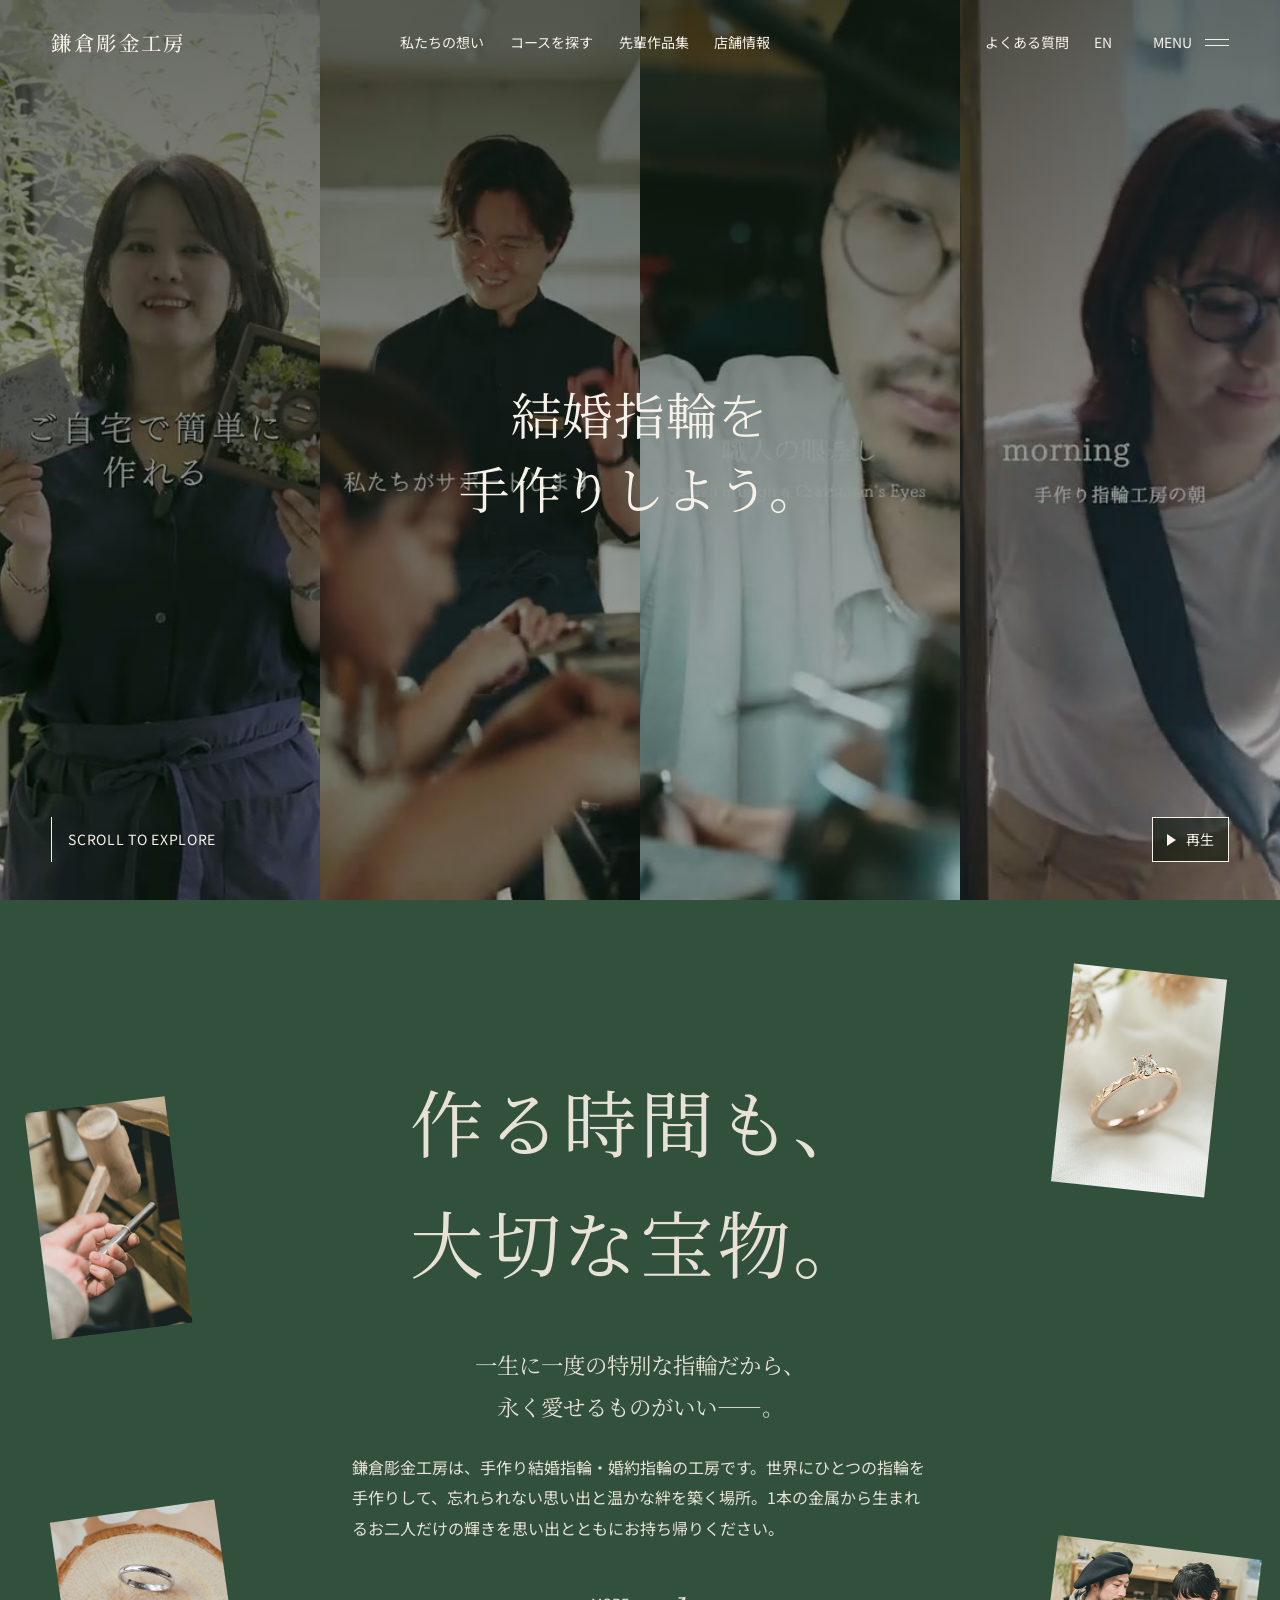
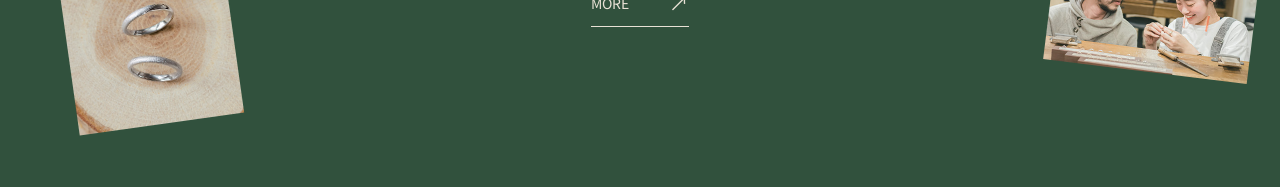
<file: review.html>
<!doctype html>
<html lang="ja">
<head>
<meta charset="UTF-8">
<meta name="viewport" content="width=device-width, initial-scale=1, viewport-fit=cover">
<meta name="robots" content="noindex,nofollow,noarchive">
<title>鎌倉彫金工房｜トップページ デザイン案</title>
<meta name="description" content="鎌倉彫金工房 トップページのデザイン確認用ページ。">
<link rel="preconnect" href="https://fonts.googleapis.com">
<link rel="preconnect" href="https://fonts.gstatic.com" crossorigin>
<link href="https://fonts.googleapis.com/css2?family=Noto+Sans+JP:wght@300;400;500&family=Noto+Serif+JP:wght@300;400;500&display=swap" rel="stylesheet">
<link rel="stylesheet" href="./review.css?v=dcaced5898">
<link rel="preload" href="./assets/video/fv-01.jpg" as="image">
<script src="./review.js?v=6d913c524b" defer></script>
</head>
<body class="client-review">
<a href="#main" class="skip-link">本文へ</a>
<header class="header" id="header">
  <a class="brand brand-text" href="#top" aria-label="鎌倉彫金工房 TOP">鎌倉彫金工房</a>
  <nav class="desktop-nav" aria-label="メインナビゲーション"><a href="#concept">私たちの想い</a><a href="./index.html#course">コースを探す</a><a href="./index.html#gallery">先輩作品集</a><a href="./index.html#shops">店舗情報</a></nav>
  <div class="nav-end"><nav class="desktop-nav" aria-label="サブナビゲーション"><a href="./index.html#faq">よくある質問</a><a href="https://kamakura-chokin.com/en/">EN</a></nav><button class="menu-toggle" id="menu-open" aria-haspopup="dialog" aria-controls="menu-dialog" aria-expanded="false"><span>MENU</span><span class="menu-icon" aria-hidden="true"></span></button></div>
</header>
<main id="main">
  <section class="hero" id="top" aria-labelledby="hero-title">
    <div class="hero-films" id="hero-films" aria-hidden="true">
      <video class="hero-film" data-src="./assets/video/fv-01.mp4" poster="./assets/video/fv-01.jpg" width="432" height="768" muted loop playsinline preload="none" disablepictureinpicture tabindex="-1"></video>
      <video class="hero-film" data-src="./assets/video/fv-02.mp4" poster="./assets/video/fv-02.jpg" width="432" height="768" muted loop playsinline preload="none" disablepictureinpicture tabindex="-1"></video>
      <video class="hero-film" data-src="./assets/video/fv-03.mp4" poster="./assets/video/fv-03.jpg" width="432" height="768" muted loop playsinline preload="none" disablepictureinpicture tabindex="-1"></video>
      <video class="hero-film" data-src="./assets/video/fv-04.mp4" poster="./assets/video/fv-04.jpg" width="432" height="768" muted loop playsinline preload="none" disablepictureinpicture tabindex="-1"></video>
    </div>
    <div class="hero-content">
      <h1 id="hero-title" aria-label="結婚指輪を手作りしよう。"><span class="hero-title-line" aria-hidden="true"><span class="hero-title-glyph" style="--char: 0">結</span><span class="hero-title-glyph" style="--char: 1">婚</span><span class="hero-title-glyph" style="--char: 2">指</span><span class="hero-title-glyph" style="--char: 3">輪</span><span class="hero-title-glyph sans" style="--char: 4">を</span></span><span class="hero-title-line" aria-hidden="true"><span class="hero-title-glyph" style="--char: 5">手</span><span class="hero-title-glyph" style="--char: 6">作</span><span class="hero-title-glyph" style="--char: 7">り</span><span class="hero-title-glyph" style="--char: 8">し</span><span class="hero-title-glyph" style="--char: 9">よ</span><span class="hero-title-glyph" style="--char: 10">う</span><span class="hero-title-glyph" style="--char: 11">。</span></span></h1>
    </div>
    <a href="#concept" class="hero-bottom"><span class="scroll-line" aria-hidden="true"></span>SCROLL TO EXPLORE</a>
    <button class="hero-video-toggle" id="hero-video-toggle" type="button" aria-label="動画を一時停止" aria-controls="hero-films" hidden><span class="hero-video-icon" aria-hidden="true"></span><span class="hero-video-label">動画を一時停止</span></button>
  </section>
  <section class="intro" id="concept" aria-labelledby="concept-title">
    <img class="small-photo intro-photo--craft" src="./assets/img__top__concept-img01.jpg" width="185" height="300" alt="木槌で指輪の形を整える手元" loading="lazy">
    <img class="small-photo intro-photo--workshop" src="./assets/img__top__concept-img02.jpg" width="360" height="220" alt="工房での指輪作り" loading="lazy">
    <img class="intro-photo intro-photo--diamond" src="./assets/img__top__gallery-img03.jpg" width="280" height="400" alt="ダイヤモンドをあしらった手作りの婚約指輪" loading="lazy" decoding="async">
    <img class="intro-photo intro-photo--rings" src="./assets/img__top__gallery-img01.jpg" width="375" height="485" alt="木の台に並ぶ手作りの指輪" loading="lazy" decoding="async">
    <h2 id="concept-title" class="reveal"><span>作る時間も、</span><span>大切な宝物。</span></h2>
    <p class="lead reveal">一生に一度の特別な指輪だから、<br>永く愛せるものがいい――。</p>
    <p class="body-copy reveal">鎌倉彫金工房は、手作り結婚指輪・婚約指輪の工房です。世界にひとつの指輪を手作りして、忘れられない思い出と温かな絆を築く場所。1本の金属から生まれるお二人だけの輝きを思い出とともにお持ち帰りください。</p>
    <a class="text-link reveal" href="https://kamakura-chokin.com/about/">MORE<span class="arrow" aria-hidden="true">↗</span></a>
  </section>
</main>
<dialog class="menu-dialog" id="menu-dialog" aria-label="サイトメニュー">
  <div class="menu-top"><span class="brand-text">鎌倉彫金工房</span><button class="menu-close" aria-label="メニューを閉じる">×</button></div>
  <nav class="menu-links"><a href="#concept">私たちの想い</a><a href="./index.html#course">コースを探す</a><a href="./index.html#gallery">先輩作品集</a><a href="./index.html#voice">お客さまの声</a><a href="./index.html#shops">店舗情報・アクセス</a><a href="./index.html#faq">よくある質問</a></nav>
  <nav class="menu-utility"><a href="https://kamakura-chokin.com/blog/">工房日和</a><a href="https://reserve.kamakura-chokin.com/reserves/add">空席案内・WEB予約</a><a href="https://kamakura-chokin.com/en/">ENGLISH</a></nav>
</dialog>
</body>
</html>
</file>
<file: styles.css>
/* Hallmark · macrostructure: Split Studio · tone: editorial hospitality · anchor hue: forest green
 * theme: studied-DNA (source: https://jagerhof.net/) · nav: edge-aligned overlay · footer: mast-headed
 * User-requested scroll motion: parallax photography + staggered type reveals.
 * Hallmark pre-emit critique: P4 H4 E4 S5 R4 V5 */
@import url('./tokens.css');
* { box-sizing: border-box; }
html { overflow-x: clip; scroll-behavior: smooth; scroll-padding-top: 6rem; }
body { margin: 0; overflow-x: clip; background: var(--color-paper); color: var(--color-ink); font-family: var(--font-body); font-size: var(--text-body); line-height: 1.9; -webkit-font-smoothing: antialiased; }
body:has(dialog[open]) { overflow-y: hidden; }
::selection { background: var(--color-green); color: var(--color-paper); }
a { color: inherit; text-decoration: none; }
button { font: inherit; color: inherit; cursor: pointer; }
img { display: block; max-width: 100%; height: auto; }
h1,h2,h3,p,figure { margin: 0; }
h1,h2,h3 { min-width: 0; overflow-wrap: anywhere; font-weight: 400; }
button,a { -webkit-tap-highlight-color: var(--color-clear); }
:focus-visible { outline: 3px solid var(--color-green); outline-offset: 3px; box-shadow: 0 0 0 7px var(--color-paper-light); }
.skip-link { position: fixed; left: 1rem; top: 1rem; padding: 1rem; z-index: 200; background: var(--color-paper); color: var(--color-green); transform: translateY(-200%); }
.skip-link:focus { transform: none; }
.header { position: fixed; inset: 0 0 auto; z-index: 40; height: 84px; padding: 0 var(--space-gutter); display: flex; align-items: center; justify-content: space-between; gap: var(--space-md); color: var(--color-paper-light); transition: transform 400ms var(--ease-out); }
.header::before { content: ''; position: absolute; inset: 0; z-index: -1; background: var(--color-paper); opacity: 0; transition: opacity 350ms var(--ease-out); }
.header.scrolled { color: var(--color-green); }
.header.scrolled::before { opacity: 1; }
.brand { display: inline-flex; align-items: center; min-height: 44px; flex-shrink: 0; }
.brand img { width: 190px; filter: brightness(0) invert(1); }
.header.scrolled .brand img { filter: none; }
.desktop-nav { display: none; align-items: center; gap: clamp(1rem, 2vw, 2.25rem); font-size: var(--text-small); }
.desktop-nav a { white-space: nowrap; display: inline-flex; align-items: center; min-height: 44px; }
.nav-end { display: flex; gap: 1.75rem; align-items: center; }
.menu-toggle { display: inline-flex; align-items: center; gap: .8rem; min-height: 44px; border: 0; padding: .5rem 0 .5rem .8rem; background: none; font-size: var(--text-small); }
.menu-icon { display: grid; gap: 5px; width: 24px; }
.menu-icon::before,.menu-icon::after { content: ''; width: 100%; height: 1px; background: currentColor; }
.hero { position: relative; isolation: isolate; min-height: 740px; height: 100svh; color: var(--color-paper-light); background: var(--color-green); overflow: clip; }
.hero-films { position: absolute; inset: 0; z-index: -3; display: grid; grid-template-columns: repeat(2, minmax(0, 1fr)); grid-template-rows: repeat(2, minmax(0, 1fr)); gap: 3px; }
.hero-film { display: block; width: 100%; height: 100%; min-width: 0; min-height: 0; object-fit: cover; object-position: center; background: var(--color-green); pointer-events: none; }
.hero::after { content: ''; position: absolute; inset: 0; z-index: -1; background: linear-gradient(180deg, var(--color-overlay-dark), var(--color-overlay)); }
.hero-content { padding: 160px var(--space-gutter) 150px; width: 100%; }
.hero h1 { font-family: var(--font-display); font-size: var(--text-display); letter-spacing: .015em; line-height: 1.36; }
.hero h1 > span { display: block; }
.hero h1 > span:last-child { margin-top: .1em; }
.hero h1 .sans { font-family: var(--font-body); font-weight: 300; }
.hero-aside { margin-top: 2.5rem; margin-left: auto; width: fit-content; }
.hero-aside a { font-family: var(--font-display); display: flex; align-items: center; justify-content: space-between; gap: 2rem; font-size: clamp(1rem, 1.5vw, 1.375rem); line-height: 1.5; min-height: 48px; border-bottom: 1px solid var(--color-line-dark); }
.hero-aside .arrow { font-family: var(--font-body); font-size: 1.2rem; }
.hero-bottom { position: absolute; bottom: 38px; left: var(--space-gutter); display: flex; align-items: center; gap: 1rem; font-size: var(--text-small); letter-spacing: .05em; }
.scroll-line { display: block; height: 45px; width: 1px; background: var(--color-paper-light); transform-origin: top; animation: line-in 1.4s var(--ease-out) both; }
.hero-video-toggle { position: absolute; right: var(--space-gutter); bottom: 38px; display: inline-flex; align-items: center; justify-content: center; gap: 10px; min-height: 44px; padding: 8px 14px; border: 1px solid var(--color-paper-light); border-radius: 0; background: var(--color-overlay-dark); color: var(--color-paper-light); font-size: var(--text-small); }
.hero-video-toggle[hidden] { display: none; }
.hero-video-icon { display: block; width: 10px; height: 12px; border-inline: 3px solid currentColor; }
.hero-video-toggle[data-state='paused'] .hero-video-icon { width: 0; height: 0; border: 6px solid transparent; border-left: 9px solid currentColor; border-right: 0; }
.dock { position: fixed; z-index: 50; bottom: max(20px, env(safe-area-inset-bottom)); left: 50%; transform: translateX(-50%); display: flex; gap: 4px; background: var(--color-paper-light); color: var(--color-green); padding: 5px; border-radius: 14px; box-shadow: 0 4px 22px var(--color-shadow); }
.dock > a { min-height: 48px; display: inline-flex; align-items: center; justify-content: center; white-space: nowrap; padding: 0 16px; font-size: var(--text-small); }
.dock .reserve { border-radius: var(--radius-button); background: var(--color-accent); color: var(--color-accent-ink); padding-inline: 22px; }
.intro { position: relative; isolation: isolate; background: var(--color-green); color: var(--color-paper); padding: 130px var(--space-gutter) 140px; text-align: center; }
.intro h2 { font-family: var(--font-display); font-size: clamp(2.6rem, 5.75vw, 6.3rem); line-height: 1.65; letter-spacing: .035em; }
.intro h2 span { display: block; }
.intro .lead { font-family: var(--font-display); font-size: clamp(1.1rem, 1.75vw, 1.5rem); margin: 2.5rem auto 1.5rem; max-width: 30em; }
.intro .body-copy { max-width: 36em; margin-inline: auto; text-align: left; }
.intro .small-photo { display: none; }
.intro .text-link { margin-top: 2.5rem; }
.text-link { display: inline-flex; align-items: center; min-height: 44px; padding-bottom: 3px; gap: 2.5rem; border-bottom: 1px solid currentColor; font-size: var(--text-small); white-space: nowrap; }
.text-link .arrow { font-size: 1.25rem; transition: transform var(--dur-short) var(--ease-out); }
.btn { display: inline-flex; min-height: 48px; align-items: center; justify-content: center; gap: 2rem; padding: 12px 28px; border: 0; border-radius: var(--radius-button); font-size: var(--text-small); background: var(--color-accent); color: var(--color-accent-ink); white-space: nowrap; }
.btn:active,.dock a:active { transform: translateY(1px); }
.btn[aria-disabled='true'],button:disabled { cursor: not-allowed; opacity: .45; }
.reveal { opacity: 1; transform: none; }
html.motion-ready .reveal:not(.seen) { opacity: 0; transform: translateY(30px); }
html.motion-ready .reveal { transition: opacity var(--dur-reveal) var(--ease-out), transform var(--dur-reveal) var(--ease-out); transition-delay: var(--delay, 0ms); }
.char { display: inline-block; }
.menu-dialog { position: fixed; inset: 0; width: 100%; max-width: none; height: 100dvh; max-height: none; margin: 0; border: 0; padding: var(--space-gutter); background: var(--color-green); color: var(--color-paper); }
.menu-dialog::backdrop { background: var(--color-overlay-dark); }
.menu-top { display: flex; justify-content: space-between; align-items: center; min-height: 65px; }
.menu-top img { width: 210px; filter: brightness(0) invert(1); }
.menu-close { border: 1px solid var(--color-line-dark); background: none; border-radius: 50%; width: 48px; height: 48px; font-size: 1.5rem; }
.menu-links { display: grid; gap: .8rem; padding-block: var(--space-xl); max-width: 900px; margin: auto; }
.menu-links a { font-family: var(--font-display); font-size: clamp(1.4rem, 3.6vw, 3rem); border-bottom: 1px solid var(--color-line-dark); padding: 8px 0; }
.menu-utility { display: flex; gap: 1.5rem; flex-wrap: wrap; margin: auto; max-width: 900px; }
.menu-utility a { min-height: 44px; display: inline-flex; align-items: center; }
@keyframes line-in { from { transform: scaleY(0); } to { transform: scaleY(1); } }
.photo-ribbon { display: flex; gap: 12px; padding-block: var(--space-section); width: 140%; margin-left: -20%; align-items: center; }
.photo-ribbon figure { flex: 1 0 0; min-width: 0; height: 240px; overflow: clip; }
.photo-ribbon figure:nth-child(even) { height: 320px; }
.photo-ribbon img { width: 100%; height: calc(100% + 80px); object-fit: cover; margin-top: -40px; }
.section-heading { text-align: center; padding: 0 var(--space-gutter) var(--space-2xl); }
.eyebrow { font-size: var(--text-small); line-height: 1.8; letter-spacing: .045em; color: var(--color-muted); margin-bottom: 1.5rem; }
.section-heading h2, .info-title h2, .blog-heading h2 { font-family: var(--font-display); color: var(--color-green); font-size: var(--text-heading); line-height: 1.5; }
.split { display: grid; grid-template-columns: minmax(0,1fr); gap: var(--space-xl); padding-bottom: var(--space-section); }
.split-copy { align-self: center; padding: 0 var(--space-gutter); }
.split-copy .eyebrow { max-width: 28em; }
.display-heading { font-family: var(--font-display); font-size: clamp(1.9rem, 3.2vw, 3.4rem); line-height: 1.6; color: var(--color-green); letter-spacing: -.025em; }
.indented-copy { margin-top: var(--space-lg); max-width: 27em; }
.indented-copy p { margin-bottom: var(--space-lg); line-height: 2; }
.split-visual { position: relative; margin: 0 0 4rem; }
.main-visual { height: 450px; overflow: clip; }
.main-visual img { width: 100%; height: calc(100% + 80px); margin-top: -40px; object-fit: cover; }
.inset-visual { position: absolute; width: 32%; right: 8%; bottom: -2.5rem; height: 225px; overflow: clip; box-shadow: 0 6px 24px var(--color-shadow); }
.inset-visual img { width: 100%; height: calc(100% + 50px); margin-top: -25px; object-fit: cover; }
.more-courses { display: grid; gap: var(--space-2xl); padding: 0 var(--space-gutter) var(--space-section); }
.compact-course { display: grid; grid-template-columns: minmax(0,1fr); gap: var(--space-lg); }
.compact-course figure { overflow: clip; aspect-ratio: 1.25; }
.compact-course img { width: 100%; height: 100%; object-fit: cover; }
.compact-course h3 { font-family: var(--font-display); font-size: clamp(1.5rem, 2.2vw, 2.125rem); line-height: 1.65; color: var(--color-green); }
.compact-course p { margin: var(--space-md) 0; }
.fashion-section { padding: var(--space-xl) var(--space-gutter) var(--space-section); }
.fashion-grid { display: grid; gap: var(--space-2xl); }
.fashion-item figure { aspect-ratio: 1.488; margin-bottom: var(--space-lg); overflow: clip; }
.fashion-item img { width: 100%; height: 100%; object-fit: cover; }
.fashion-item p { max-width: 28em; }
.fashion-item .text-link { margin-top: var(--space-lg); }
.gallery-section { padding: var(--space-section) var(--space-gutter); background: var(--color-green); color: var(--color-paper); display: grid; gap: var(--space-2xl); }
.gallery-section .eyebrow, .gallery-section h2 { color: var(--color-paper); }
.gallery-copy { align-self: center; }
.gallery-copy > p:not(.eyebrow) { max-width: 27em; margin: var(--space-xl) 0 var(--space-lg); }
.gallery-collage { position: relative; min-height: 450px; }
.gallery-photo { position: absolute; overflow: clip; }
.gallery-photo img { width: 100%; height: calc(100% + 70px); object-fit: cover; margin-top: -35px; }
.gp-0 { top: 4%; left: 3%; width: 47%; height: 75%; }
.gp-1 { right: 0; top: 0; width: 35%; height: 50%; }
.gp-2 { right: 7%; bottom: 0; width: 30%; height: 42%; }
.voice-section { padding: var(--space-section) 0 var(--space-xl); }
.rail { display: flex; gap: 24px; overflow-x: auto; overscroll-behavior-x: contain; scroll-snap-type: x mandatory; padding-inline: var(--space-gutter); padding-bottom: var(--space-lg); scrollbar-width: thin; scrollbar-color: var(--color-line) var(--color-clear); }
.voice-item { flex: 0 0 82%; scroll-snap-align: center; min-width: 0; }
.voice-item figure { aspect-ratio: .9; overflow: clip; }
.voice-item img { width: 100%; height: 100%; object-fit: cover; }
.voice-meta { display: flex; align-items: baseline; gap: 1rem; font-family: var(--font-latin); font-style: italic; font-size: 1.7rem; margin-top: var(--space-md); color: var(--color-green); }
.voice-meta span { font-family: var(--font-body); font-style: normal; font-size: var(--text-small); }
.voice-item h3 { margin-top: .75rem; font-family: var(--font-display); font-size: clamp(1.25rem, 1.8vw, 1.8rem); line-height: 1.9; color: var(--color-green); }
.rail-control { display: flex; gap: 10px; justify-content: flex-end; padding: 1rem var(--space-gutter); }
.rail-control button { background: none; border: 1px solid var(--color-line); width: 50px; height: 50px; border-radius: 50%; font-size: 1.25rem; }
.rail-hint { margin-right: auto; align-self: center; font-family: var(--font-latin); font-style: italic; font-size: 1.5rem; color: var(--color-muted); }
.shops-section { padding: var(--space-section) var(--space-gutter); }
.shops-heading { display: grid; gap: var(--space-lg); margin-bottom: var(--space-2xl); }
.shops-heading > div:last-child { max-width: 32em; align-self: end; }
.shop-links { display: flex; flex-wrap: wrap; gap: var(--space-lg); margin-top: var(--space-lg); }
.shop-grid { display: grid; grid-template-columns: minmax(0,1fr); gap: var(--space-xl) var(--space-md); }
.shop-item figure { aspect-ratio: 1.4375; overflow: clip; }
.shop-item img { width: 100%; height: 100%; object-fit: cover; }
.shop-item h3 { margin-top: 1rem; display: flex; justify-content: space-between; align-items: center; font-size: 1.0625rem; gap: .5rem; }
.shop-item h3 span { flex-shrink: 0; }
.section-pad { padding: 0 var(--space-gutter) var(--space-section); }
.information,.faq-section { display: grid; gap: var(--space-xl); }
.news-list a { display: flex; align-items: center; justify-content: space-between; gap: var(--space-lg); padding: var(--space-lg) 0; border-top: 1px solid var(--color-line); }
.news-list a:last-child { border-bottom: 1px solid var(--color-line); }
.news-list a > span:last-child { flex-shrink: 0; }
.faq-list > a:not(.text-link) { display: flex; gap: var(--space-md); align-items: center; justify-content: space-between; padding: var(--space-md) 0; border-top: 1px solid var(--color-line); }
.faq-list small { display: block; color: var(--color-muted); font-size: var(--text-small); margin-bottom: .3rem; }
.faq-arrow { font-size: 1.5rem; flex-shrink: 0; }
.faq-list .text-link { margin-top: var(--space-lg); }
.blog-section { padding: 0 0 var(--space-section); }
.blog-heading { padding: 0 var(--space-gutter); display: flex; justify-content: space-between; align-items: end; gap: var(--space-lg); margin-bottom: var(--space-xl); }
.blog-item { flex: 0 0 80%; min-width: 0; scroll-snap-align: center; }
.blog-item figure { aspect-ratio: 1.45; overflow: clip; }
.blog-item img { width: 100%; height: 100%; object-fit: cover; }
.blog-item h3 { font-family: var(--font-display); font-size: 1.2rem; margin-top: var(--space-md); line-height: 1.8; }
.support-links { padding: 0 var(--space-gutter) var(--space-section); display: grid; gap: var(--space-md); }
.support-links img { width: 100%; }
.closing { padding-bottom: var(--space-3xl); }
.closing-photos { display: flex; width: 180%; margin-left: -40%; gap: 12px; overflow: clip; align-items: center; }
.closing-photos img { width: calc((100% - 108px) / 10); flex-shrink: 0; aspect-ratio: 1; object-fit: cover; }
.closing-photos img:nth-child(2n) { margin-top: 7%; }
.closing-title { padding: var(--space-section) var(--space-gutter) 0; text-align: center; }
.closing-title h2 { font-family: var(--font-display); color: var(--color-green); font-size: clamp(2.6rem, 6.5vw, 7rem); line-height: 1.5; }
.closing-title h2 span { margin-left: 12%; }
.closing-title .btn { margin-top: var(--space-xl); }
.footer { background: var(--color-green); color: var(--color-paper); padding: var(--space-2xl) var(--space-gutter) 120px; }
.footer-mast { display: flex; align-items: center; justify-content: space-between; gap: var(--space-lg); margin-bottom: var(--space-xl); }
.footer-mast img { width: clamp(190px, 38vw, 600px); filter: brightness(0) invert(1); }
.footer-mast .text-link { font-size: 12px; gap: .75rem; }
.footer-shops { display: grid; gap: var(--space-xl); padding-top: var(--space-xl); border-top: 1px solid var(--color-line-dark); }
.footer-shops h3 { font-size: 1rem; margin-bottom: 12px; }
.footer-shops p { font-size: var(--text-small); line-height: 1.8; }
.footer-shops > div a { display: inline-flex; align-items: center; min-height: 44px; text-decoration: underline; text-underline-offset: 5px; font-size: var(--text-small); white-space: nowrap; }
.footer-nav { display: flex; flex-wrap: wrap; gap: 1rem 1.5rem; }
.footer-nav a { display: inline-flex; align-items: center; min-height: 44px; font-size: var(--text-small); white-space: nowrap; }
.copyright { margin-top: var(--space-2xl); font-size: .75rem; }
@media (max-width:47.99rem) {
  .hero h1 { font-size: clamp(2.125rem, 8.8vw, 3.8rem); }
  .hero-content { padding-top: 155px; }
  .hero-aside { margin-top: 2.5rem; }
  .hero-bottom { bottom: 104px; font-size: 10px; gap: 10px; }
  .hero-video-toggle { bottom: 104px; font-size: 11px; padding-inline: 10px; gap: 8px; }
  .dock > a { padding-inline: 11px; font-size: 13px; }
  .dock .reserve { padding-inline: 15px; }
  .brand img { width: 167px; }
  .menu-toggle { font-size: 12px; gap: .5rem; }
  .footer-mast { align-items: flex-start; flex-direction: column; }
}
@media (min-width: 48rem) {
  .hero { min-height: 760px; }
  .hero-films { grid-template-columns: repeat(4, minmax(0, 1fr)); grid-template-rows: minmax(0, 1fr); }
  .hero-content { padding-top: 160px; }
  .hero h1 > span:last-child { margin-left: 12%; }
  .hero-aside { margin-right: 8%; margin-top: 1.5rem; min-width: 290px; }
  .intro { padding-block: 160px; min-height: 850px; }
  .photo-ribbon figure { height: 410px; }
  .photo-ribbon figure:nth-child(even) { height: 520px; }
  .split { grid-template-columns: repeat(2,minmax(0,1fr)); gap: 0; padding-bottom: 70px; }
  .split-copy { padding: 70px 9%; }
  .split.reverse .split-copy { grid-column: 2; grid-row: 1; }
  .split.reverse .split-visual { grid-column: 1; grid-row: 1; }
  .indented-copy { margin-left: 12%; }
  .split-visual { margin: 0 0 3rem; }
  .main-visual { height: 740px; }
  .inset-visual { height: 270px; width: 30%; right: 8%; bottom: 6%; }
  .more-courses { grid-template-columns: repeat(2,minmax(0,1fr)); gap: var(--space-xl); padding-top: var(--space-2xl); }
  .fashion-grid { grid-template-columns: repeat(2,minmax(0,1fr)); gap: 10%; }
  .fashion-item:nth-child(2) { padding-top: 140px; }
  .gallery-section { grid-template-columns: minmax(0,4fr) minmax(0,6fr); gap: 8%; }
  .gallery-collage { min-height: 600px; }
  .gallery-copy { padding-left: 8%; }
  .voice-item { flex-basis: 31%; }
  .shops-heading { grid-template-columns: minmax(0,1fr) minmax(0,1fr); gap: 12%; }
  .shops-heading .display-heading { font-size: 3.5rem; }
  .shop-grid { grid-template-columns: repeat(2,minmax(0,1fr)); gap: 3rem 1.5rem; }
  .information,.faq-section { grid-template-columns: minmax(0,1fr) minmax(0,2fr); gap: 8%; }
  .blog-item { flex-basis: 30%; }
  .support-links { grid-template-columns: repeat(2,minmax(0,1fr)); gap: 2rem; }
  .closing-photos { width: 150%; margin-left: -25%; }
  .footer-shops { grid-template-columns: repeat(2,minmax(0,1fr)); }
  .footer-nav { grid-column: 1 / -1; }
}
@media (min-width: 64rem) {
  .desktop-nav { display: flex; }
  .nav-end .desktop-nav { display: none; }
  .hero-content { padding-inline: 7.5%; }
  .intro .small-photo { display: block; position: absolute; z-index: -1; object-fit: cover; }
  .intro .small-photo:first-of-type { width: 11%; left: 3%; top: 23%; transform: rotate(-7deg); }
  .intro .small-photo:last-of-type { width: 16%; right: 2%; bottom: 13%; transform: rotate(7deg); }
  .main-visual { height: 820px; }
  .compact-course { grid-template-columns: minmax(0,4fr) minmax(0,5fr); align-items: center; gap: var(--space-lg); }
  .compact-course figure { aspect-ratio: .9; }
  .shop-grid { grid-template-columns: repeat(4,minmax(0,1fr)); }
  .shop-item h3 { font-size: .9rem; }
  .footer-shops { grid-template-columns: repeat(4,minmax(0,1fr)); }
}
@media (min-width:80rem) { .nav-end .desktop-nav { display: flex; } }
@media (hover:hover) and (pointer:fine) {
  .text-link:hover .arrow { transform: translateX(5px); }
  .desktop-nav a:hover,.hero-aside a:hover { opacity: .7; }
  .btn:hover,.reserve:hover { opacity: .88; }
  .menu-links a:hover { color: var(--color-accent-ink); }
}
@media (prefers-reduced-motion: reduce) {
  html { scroll-behavior: auto; }
  *, *::before, *::after { animation: none !important; transition-duration: 0ms !important; }
  html.motion-ready .reveal:not(.seen) { opacity: 1; transform: none; }
  [data-parallax] { transform: none !important; }
}
</file>
<file: top-renewal/review.css>
@import url('./styles.css');

.client-review .brand-text {
  font-family: var(--font-display);
  font-size: clamp(1.25rem, 1.6vw, 1.625rem);
  font-weight: 500;
  letter-spacing: .12em;
  white-space: nowrap;
}

.client-review .hero { min-height: 32rem; }
.client-review .hero-content {
  position: absolute;
  top: 50%;
  inset-inline: 0;
  transform: translateY(-50%);
  padding-block: 0;
}
.client-review .hero-films { gap: 0; }
.client-review .hero-film { border: 0; outline: 0; }
.client-review .hero h1 {
  font-size: calc(var(--text-display) / 2);
  text-align: center;
}
.client-review .hero h1 > .hero-title-line {
  width: fit-content;
  margin-inline: auto;
  white-space: nowrap;
  perspective: 900px;
}
.client-review .hero-title-glyph {
  display: inline-block;
  transform-origin: 50% 100%;
}

@media (prefers-reduced-motion: no-preference) {
  .client-review .hero-title-glyph {
    animation: title-emerge 1400ms var(--ease-out) backwards;
    animation-delay: calc(180ms + var(--char) * 75ms);
  }
}
@keyframes title-emerge {
  from {
    opacity: 0;
    filter: blur(7px);
    transform: translate3d(0, .75em, 0) rotateX(-65deg);
  }
  to {
    opacity: 1;
    filter: none;
    transform: none;
  }
}

.client-review .intro .intro-photo {
  display: block;
  position: absolute;
  z-index: -1;
  height: auto;
  object-fit: cover;
}
.client-review .intro-photo--diamond {
  width: clamp(86px, 18vw, 128px);
  inset: 40px 8% auto auto;
  transform: rotate(6deg);
}
.client-review .intro-photo--rings {
  width: clamp(96px, 21vw, 150px);
  inset: auto auto 48px 8%;
  transform: rotate(-8deg);
}

@media (max-width: 63.99rem) {
  .client-review .intro {
    padding-top: clamp(210px, 37vw, 280px);
    padding-bottom: clamp(210px, 39vw, 290px);
  }
}

@media (min-width: 64rem) {
  .client-review .intro .intro-photo--craft {
    width: 11%;
    inset: 23% auto auto 3%;
    transform: rotate(-7deg);
  }
  .client-review .intro .intro-photo--workshop {
    width: 16%;
    inset: auto 2% 13% auto;
    transform: rotate(7deg);
  }
  .client-review .intro .intro-photo--diamond {
    width: 12%;
    inset: 8% 5% auto auto;
  }
  .client-review .intro .intro-photo--rings {
    width: 13%;
    inset: auto auto 7% 5%;
  }
}

@media (max-width: 47.99rem) {
  .client-review .hero h1 { font-size: clamp(1.25rem, 4.4vw, 1.9rem); }
  .client-review .hero-bottom,
  .client-review .hero-video-toggle { bottom: max(30px, env(safe-area-inset-bottom)); }
}
</file>
<file: top-renewal/continuation.css>
/* The existing review.css owns the first two frames. New sections inherit its tokens. */
:root { --renewal-width: 1224px; --renewal-gutter: clamp(24px, 7.5vw, 108px); }
html { scroll-padding-top: 100px; }
.renewal-content { color: var(--color-ink); }
.content-width { width: min(calc(100% - var(--renewal-gutter) * 2), var(--renewal-width)); margin-inline: auto; }
.section-space { padding-block: clamp(88px, 10vw, 152px); }
.renewal-content h2,.renewal-content h3 { font-family: var(--font-display); font-weight: 400; }
.renewal-content .renewal-heading { font-size: clamp(30px, 3.1vw, 46px); letter-spacing: .035em; line-height: 1.75; color: var(--color-green); overflow-wrap: normal; }
.section-label { display: flex; flex-wrap: wrap; align-items: baseline; gap: 4px 12px; font-family: var(--font-display); font-size: 15px; letter-spacing: .09em; line-height: 1.8; margin-bottom: 27px; }
.section-label-en { font-family: var(--font-latin); font-size: inherit; letter-spacing: .025em; }
.prose { font-size: 15px; line-height: 2.2; letter-spacing: .045em; }
.prose p + p { margin-top: 24px; }
.small-copy { font-size: 12px; line-height: 1.8; letter-spacing: .04em; }
.quiet-link { min-height: 48px; display: inline-flex; align-items: center; justify-content: space-between; gap: 35px; border-bottom: 1px solid currentColor; font-size: 14px; line-height: 1.7; letter-spacing: .04em; padding-block: 10px; }
.quiet-link span,.article-arrow,.visit-button-arrow { font-family: var(--font-body); font-size: 22px; font-weight: 300; transition: transform .45s var(--ease-out); }
.image-frame { overflow: hidden; }
.image-frame img { width: 100%; height: 100%; object-fit: cover; transition: transform 1.2s var(--ease-out); }
.renewal-content a { text-decoration: none; }
@media (hover:hover) {
  .renewal-content a:hover .image-frame img,.renewal-content a.image-frame:hover img { transform: scale(1.035); }
  .quiet-link:hover span,.visit-button:hover .visit-button-arrow { transform: translateX(5px); }
  .renewal-content a:hover { color: var(--color-green); }
}
.legacy { width: min(calc(100% - var(--renewal-gutter) * 2),var(--renewal-width)); margin: auto; display: grid; grid-template-columns: 46% 39%; justify-content: space-between; align-items: center; gap: 8%; }
.legacy-portrait { align-self: start; }
.legacy-portrait .image-frame { aspect-ratio: .8; }
.legacy-portrait img { object-position: 50% 38%; }
.photo-caption { margin-top: 16px; font-size: 12px; letter-spacing: .08em; }
.legacy-copy { padding-top: 42px; }
.legacy-copy .prose { margin-block: 30px 24px; }
.legacy-foot { display: flex; align-items: center; gap: 28px; margin-top: 55px; padding-top: 36px; border-top: 1px solid var(--color-line); }
.legacy-foot img { width: 110px; height: 130px; object-fit: cover; }
.legacy-date { font-family: var(--font-latin); font-size: 50px; color: var(--color-green); line-height: 1.3; }
.legacy-date span { font-family: var(--font-body); font-size: 12px; margin-left: 7px; }
.subtle-link { display: inline-flex; align-items: center; min-height: 44px; font-size: 12px; border-bottom: 1px solid var(--color-line); }
.experience { padding-block: 35px 60px; }
.experience-heading { display: flex; align-items: end; justify-content: space-between; padding-bottom: 150px; }
.experience-heading .prose { padding: 0 4% 20px 40px; }
.experience-scene { position: relative; padding-bottom: 195px; }
.experience-wide { height: 570px; overflow: hidden; }
.experience-wide .parallax { height: calc(100% + 100px); margin-top: -50px; }
.experience-wide img { width: 100%; height: 100%; object-fit: cover; object-position: center top; }
.experience-detail { position: absolute; }
.experience-detail img { width: 100%; height: 100%; object-fit: cover; }
.experience-hands { width: 25%; left: 5%; top: 390px; }
.experience-hands img { aspect-ratio: .87; }
.experience-hands figcaption { font-size: 12px; letter-spacing: .05em; margin-top: 15px; }
.experience-ring { width: 18%; right: 5%; top: -140px; }
.experience-ring img { aspect-ratio: 1; object-position: center 65%; }
.experience-note { margin-left: 48%; padding-top: 45px; }
.experience-note p { font-family: var(--font-display); font-size: 20px; letter-spacing: .08em; margin-bottom: 15px; }
.parallax { will-change: transform; }
.courses { background: var(--color-paper-light); padding-top: 130px; }
.courses-heading { display: flex; flex-wrap: wrap; justify-content: space-between; align-items: end; gap: 30px; margin-bottom: 78px; }
.courses-heading .prose { font-size: 14px; padding-bottom: 12px; }
.course-gallery { display: grid; grid-template-columns: 1.2fr 1fr; gap: 110px 11%; }
.course-image { display: block; }
.course-marriage .course-image { aspect-ratio: .83; }
.course-marriage img { object-position: 50% 57%; }
.course-set { padding-top: clamp(130px, 17vw, 244px); }
.course-set .course-image { aspect-ratio: .96; }
.course-set .course-image img { object-position: 50% 58%; }
.course-engagement { grid-column: 1/-1; display: grid; grid-template-columns: .9fr 1fr; width: 84%; margin-left: auto; gap: 9%; align-items: center; }
.course-engagement .course-image { aspect-ratio: 1.25; }
.course-engagement .course-image img { object-position: 64% 50%; }
.course-caption { margin-top: 26px; }
.course-caption h3 { font-size: clamp(22px,1.9vw,28px); line-height: 1.8; letter-spacing: .03em; color: var(--color-green); }
.course-marriage .course-caption h3 { font-size: clamp(28px,2.5vw,36px); }
.course-engagement .course-caption { margin-top: 0; }
.course-caption > p:not(.section-label) { font-size: 14px; line-height: 2; margin-top: 10px; }
.course-caption .quiet-link { margin-top: 22px; }
.other-courses { border-top: 1px solid var(--color-line); margin-top: 96px; padding-top: 32px; }
.other-courses > h3 { margin-bottom: 28px; color: var(--color-green); font-family: var(--font-display); font-size: 18px; letter-spacing: .05em; }
.other-courses nav { display: grid; grid-template-columns: repeat(4, minmax(0, 1fr)); gap: 28px; }
.other-course { display: block; min-width: 0; }
.other-course-image { display: block; aspect-ratio: 3 / 2; }
.other-course-image--anniversary img { object-position: 50% 68%; }
.other-course-image--pair img { object-position: 50% 54%; }
.other-course-image--diamond img { object-position: 50% 27%; }
.other-course-image--web img { object-position: 50% 48%; }
.other-course-title { display: grid; grid-template-columns: minmax(0, 1fr) auto; gap: 10px; align-items: baseline; margin-top: 16px; color: var(--color-green); font: 400 clamp(16px, 1.3vw, 19px)/1.7 var(--font-display); letter-spacing: .025em; }
.other-course-phrase { display: inline-block; }
.other-course-arrow { font: 300 21px/1 var(--font-body); transition: transform .45s var(--ease-out); }
html.motion-ready .other-course:focus-visible { opacity: 1; transform: none; transition: none; }
@media (hover: hover) {
  .other-course:hover .other-course-arrow { transform: translateX(5px); }
}
@media (max-width: 1023px) {
  .other-courses nav { grid-template-columns: repeat(2, minmax(0, 1fr)); gap: 32px 28px; }
  .other-course-image { aspect-ratio: 16 / 9; }
}
.course-help { display: flex; flex-wrap: wrap; gap: 12px 40px; align-items: center; justify-content: flex-end; margin-top: 40px; }
.course-help > p { font-family: var(--font-display); font-size: 17px; }
.journal-heading { display: flex; align-items: end; justify-content: space-between; margin-bottom: 70px; gap: 30px; }
.journal-grid { display: grid; grid-template-columns: 1.45fr 1fr; column-gap: 12%; align-items: start; }
.journal-feature { container-type: inline-size; }
.journal-feature figure { aspect-ratio: .96; }
.journal-feature img { object-position: 58% 50%; }
.article-meta { display: flex; flex-wrap: wrap; gap: 15px; font-size: 11px; letter-spacing: .06em; margin-block: 23px 12px; }
.article-meta time { color: var(--color-muted); }
.journal h3 { position: relative; padding-right: 32px; font-size: 23px; line-height: 1.85; color: var(--color-green); letter-spacing: .02em; }
.journal .journal-feature h3 { font-size: clamp(14px, 5.35cqi, 34px); white-space: nowrap; }
.journal-heading .renewal-heading { white-space: nowrap; }
.article-arrow { position: absolute; right: 0; top: .15em; }
.journal-feature .small-copy { margin-top: 15px; }
.journal-interview { padding-top: clamp(96px, 9vw, 144px); }
.journal-interview figure { aspect-ratio: 4 / 5; }
.journal-interview img { object-position: center 28%; }
.journal-news { display: grid; grid-template-columns: minmax(7em, .21fr) minmax(0, 1fr); column-gap: clamp(24px, 4vw, 60px); align-items: start; width: min(100%, 960px); margin: clamp(60px, 6.5vw, 96px) 0 0 auto; }
.journal .journal-news-heading { font-size: clamp(20px, 1.65vw, 24px); padding: 9px 0 0; }
.journal-news-list { margin: 0; padding: 0; list-style: none; border-top: 1px solid var(--color-line); }
.journal-news-list li { border-bottom: 1px solid var(--color-line); }
.journal-news-list a { display: grid; grid-template-columns: 6.6rem minmax(0, 1fr) auto; gap: 14px; align-items: baseline; padding-block: 15px; min-height: 52px; }
.journal-news-list time { color: var(--color-muted); font-size: 12px; font-variant-numeric: tabular-nums; letter-spacing: .04em; }
.journal-news-title { font: 400 15px/1.85 var(--font-display); overflow-wrap: anywhere; }
.journal-news-phrase { display: inline; }
.journal-news-arrow { font-size: 17px; }
.journal-news-list a:hover .journal-news-title, .journal-news-list a:focus-visible .journal-news-title { text-decoration: underline; text-underline-offset: .3em; }
.journal-news-all { display: flex; width: fit-content; margin: 14px 0 0 auto; }
.questions { display: grid; grid-template-columns: 35% 1fr; gap: 9%; }
.questions .renewal-heading { white-space: nowrap; }
.questions-heading .prose { font-size: 14px; margin-block: 25px 20px; }
.mobile-break, .questions-link--mobile { display: none; }
.question { border-bottom: 1px solid var(--color-line); overflow: hidden; }
.question:first-child { border-top: 1px solid var(--color-line); }
.question summary { position: relative; cursor: pointer; list-style: none; padding: 30px 40px 30px 0; font-size: 16px; line-height: 1.9; letter-spacing: .02em; }
.question summary::-webkit-details-marker { display: none; }
.question summary > span { position: absolute; width: 16px; height: 16px; right: 0; top: calc(50% - 8px); }
.question summary > span::before,.question summary > span::after { content:''; position:absolute; background:currentColor; inset:7px 0 auto; height:1px; transition: transform .4s var(--ease-out); }
.question summary > span::after { transform: rotate(90deg); }
.question[open] summary > span::after { transform: rotate(0); }
.question .answer { padding: 0 35px 30px 0; font-size: 14px; line-height: 2.1; }
.answer a { display:inline-flex; align-items:center; min-height:44px; margin-top:12px; text-decoration:underline; text-underline-offset:5px; }
.question summary:focus-visible { outline-offset: -4px; }
.visit-frame { position: relative; isolation: isolate; display: grid; place-items: center; overflow: clip; background: var(--color-green); color: var(--color-paper-light); text-align: center; }
.visit-frame::before { content: ''; position: absolute; z-index: -1; inset: 0; background: radial-gradient(ellipse at 50% 52%, rgb(13 29 21 / 54%) 0%, rgb(13 29 21 / 46%) 40%, rgb(13 29 21 / 26%) 85%); pointer-events: none; }
@media (prefers-reduced-motion: no-preference) {
  .visit-frame:not(:focus-within) {
    --visit-inset: clamp(32px, 10.5vw, 195px);
    clip-path: inset(0 calc(var(--visit-inset) * var(--visit-edge, 0)));
  }
}
.visit-media { position: absolute; z-index: -2; inset: 0; }
.visit-media picture, .visit-media img, .visit-film { display: block; position: absolute; inset: 0; width: 100%; height: 100%; }
.visit-media img, .visit-film { object-fit: cover; object-position: 50% 38%; }
.visit-media picture { z-index: 1; transition: opacity 800ms ease; }
.visit-media:has(.visit-film.is-playing) picture { opacity: 0; }
.visit-film { pointer-events: none; }
.visit-copy { width: min(100%, 1040px); padding: clamp(80px, 6svh, 64px) clamp(24px, 6vw, 90px); }
.visit-copy .section-label { margin-bottom: 24px; letter-spacing: .12em; }
.visit-copy .renewal-heading { color: inherit; font-size: clamp(32px, 3.1vw, 44px); line-height: 1.8; letter-spacing: .055em; }
.visit-copy .prose { margin-block: 26px 38px; font-size: 15px; line-height: 2.15; letter-spacing: .06em; }
.visit-copy .renewal-heading, .visit-copy .prose, .visit-note { text-shadow: 0 1px 14px rgb(9 24 16 / 45%); }
.visit-actions { display: grid; grid-template-columns: repeat(2, minmax(0, 1fr)); gap: 18px; width: min(100%, 640px); margin-inline: auto; }
.visit-button { display: flex; align-items: center; justify-content: space-between; min-height: 64px; padding: 16px 22px; gap: 16px; border: 1px solid rgb(255 253 247 / 75%); font-size: 14px; line-height: 1.7; letter-spacing: .025em; color: var(--color-paper-light); background: rgb(13 29 21 / 12%); transition: background .45s var(--ease-out), color .45s var(--ease-out); }
.visit-button-label { text-align: left; }
.visit-button.primary { color: var(--color-green); background: var(--color-paper-light); border-color: var(--color-paper-light); }
.renewal-content .visit-button:hover { color: var(--color-paper-light); background: rgb(13 29 21 / 24%); }
.renewal-content .visit-button.primary:hover { color: var(--color-green); background: #fffdf7; }
.visit-button:focus-visible { outline-color: var(--color-paper-light); box-shadow: 0 0 0 7px var(--color-green); }
.visit-note { font-size: 12px; line-height: 1.9; margin-top: 22px; letter-spacing: .035em; }
.renewal-footer { padding:75px var(--renewal-gutter) 32px; background:var(--color-green); color:var(--color-paper); }
.footer-top { display:flex; align-items:start; justify-content:space-between; gap:50px; padding-bottom:50px; }
.footer-brand { font-family:var(--font-display); font-size:clamp(24px,2.8vw,40px); letter-spacing:.15em; }
.footer-message { font-size:13px; letter-spacing:.07em; margin-top:20px; }
.footer-links { display:grid; grid-template-columns:repeat(2,auto); gap:8px 45px; }
.footer-links a { min-height:44px; display:inline-flex; align-items:center; font-size:13px; }
.footer-bottom { border-top:1px solid var(--color-line-dark); padding-top:25px; display:flex; align-items:center; justify-content:space-between; gap:25px; font-size:11px; }
.footer-legal { display:flex; gap:28px; align-items:center; }
.footer-legal a { display:inline-flex; min-height:44px; align-items:center; }
.renewal-footer :focus-visible { outline-color:var(--color-paper); box-shadow:none; }
.menu-dialog { overflow-y:auto; }
body:has(.menu-dialog[open]) { overflow:hidden; }
.client-review .menu-links { gap:.2rem; padding-block:25px; }
.client-review .menu-links a { font-size:clamp(21px,2.6vw,34px); }
.link-arrow { display: inline-block; flex-shrink: 0; transition: transform .45s var(--ease-out); }
a:is(:hover, :focus-visible) .link-arrow { transform: translateX(5px); }
@media (min-width:768px) and (max-width:1100px) {
  :root { --renewal-gutter:40px; }
  .legacy { grid-template-columns:44% 48%; gap:8%; }
  .legacy-copy { padding-top:0; }
  .legacy-foot { margin-top:30px; gap:18px; }
  .legacy-foot img { width:85px; height:110px; }
  .experience-heading .prose { padding-right:0; font-size:14px; }
  .experience-wide { height:420px; }
  .experience-hands { top:290px; width:26%; }
  .experience-note { margin-left:40%; }
  .experience-note p { font-size:18px; }
  .course-gallery { column-gap:7%; row-gap:80px; }
  .course-engagement { width:100%; }
  .journal-grid { column-gap:6%; }
  .journal h3 { font-size:21px; }
  .journal-interview .title-phrase { display: block; }
  .questions { grid-template-columns:34% 1fr; gap:7%; }
  .question summary { font-size:15px; padding-block:24px; }
  .visit-copy .renewal-heading { font-size: 36px; }
  .footer-top { gap:25px; }
}
@media (max-width:767px) {
  :root { --renewal-gutter:24px; --mobile-section-heading:28px; }
  html { scroll-padding-top:84px; }
  .section-space { padding-block:82px; }
  .renewal-content .renewal-heading { font-size:30px; line-height:1.8; }
  .section-label { font-size:12px; margin-bottom:20px; }
  .prose { font-size:14px; line-height:2.15; letter-spacing:.015em; }
  .quiet-link { font-size:13px; }
  .legacy { grid-template-columns:1fr; gap:44px; }
  .legacy-portrait { width:88%; }
  .legacy-portrait .image-frame { aspect-ratio:.88; }
  .legacy-copy { padding:0 0 0 6%; }
  .legacy-copy .prose { margin-block:25px; }
  .legacy-foot { margin-top:35px; padding-top:28px; gap:24px; }
  .legacy-foot img { width:100px; height:120px; }
  .legacy-date { font-size:45px; }
  .experience { padding-block:15px 65px; }
  .experience-heading { display:block; padding-bottom:38px; }
  .experience-heading .prose { margin-top:25px; padding:0; }
  .experience-scene { padding-bottom:0; display:grid; grid-template-columns:1fr 1fr; gap:24px 20px; }
  .experience-wide { grid-column:1/-1; height:auto; aspect-ratio:1.22; margin-inline:calc(var(--renewal-gutter) * -1); }
  .experience-wide .parallax { height:100%; margin:0; }
  .experience-wide img { object-position:54% center; }
  .experience-detail { position:static; width:auto; }
  .experience-hands { margin-top:0; }
  .experience-hands img { aspect-ratio:.85; }
  .experience-hands figcaption { font-size:10px; line-height:1.8; margin-top:10px; }
  .experience-ring { padding-top:50px; }
  .experience-ring img { aspect-ratio:.87; }
  .experience-note { grid-column:1/-1; padding:15px 0 0 7%; margin:0; }
  .experience-note p { font-size:17px; letter-spacing:.02em; }
  .parallax { transform:none!important; will-change:auto; }
  .courses-heading { display:block; margin-bottom:40px; }
  .courses-heading .renewal-heading { font-size:var(--mobile-section-heading); max-width:10em; }
  .courses-heading .renewal-heading span { display:block; white-space:nowrap; }
  .courses-heading .prose { margin-top:25px; font-size:13px; }
  .course-gallery { display:block; }
  .course-marriage { width:100%; }
  .course-marriage .course-image { aspect-ratio:.88; }
  .course-set { width:91%; margin:64px 0 0 auto; padding-top:0; }
  .course-set .course-image { aspect-ratio:1; }
  .course-engagement { display:block; width:86%; margin:64px 0 0; }
  .course-caption { margin-top:21px; }
  .course-caption h3 { font-size:22px; }
  .course-marriage .course-caption h3 { font-size:28px; }
  .course-engagement .course-caption { margin-top:21px; }
  .course-caption > p:not(.section-label) { font-size:13px; }
  .course-caption .quiet-link { margin-top:14px; }
  .other-courses { margin-top: 60px; padding-top: 26px; }
  .other-courses > h3 { margin-bottom: 22px; font-size: 17px; }
  .other-courses nav { gap: 30px 18px; }
  .other-course-image { aspect-ratio: 3 / 2; }
  .other-course-title { margin-top: 12px; gap: 6px; font-size: 15px; }
  .other-course-arrow { font-size: 19px; }
  .course-help { flex-direction:column; align-items:flex-start; margin-top:28px; gap:0; }
  .course-help > p { font-size:16px; line-height:1.65; }
  .course-help .quiet-link { min-height:44px; padding-block:4px; }
  .journal-heading { display:block; margin-bottom:40px; }
  .journal-heading .renewal-heading { max-inline-size:8.75em; white-space:normal; text-wrap:balance; }
  .journal-grid { grid-template-columns:repeat(2, minmax(0, 1fr)); column-gap:clamp(12px, 4vw, 20px); }
  .journal-grid article { min-width:0; }
  .journal-grid article figure { aspect-ratio:1; }
  .journal .journal-grid article h3 {
    font-size:clamp(14px, 4.1vw, 18px);
    padding-inline-end:18px;
    white-space:normal;
    line-height:1.65;
  }
  .journal-grid .article-arrow { font-size:15px; }
  .article-meta { margin-top:13px; font-size:11px; }
  .journal-feature .small-copy { margin-top:8px; font-size:11px; }
  .journal-interview { padding-top:0; }
  .journal-interview h3 > .title-phrase { display:inline; }
  .journal-interview h3 br { display:none; }
  .journal-news { grid-template-columns: minmax(0, 1fr); gap: 14px; margin-top: 54px; }
  .journal .journal-news-heading { padding: 0; }
  .journal-news-list a { grid-template-columns: minmax(0, 1fr) auto; column-gap: 12px; row-gap: 3px; padding-block: 12px; }
  .journal-news-list time { grid-column: 1; grid-row: 1; }
  .journal-news-title { grid-column: 1; grid-row: 2; font-size: 14px; }
  .journal-news-arrow { grid-column: 2; grid-row: 1 / 3; align-self: center; }
  .questions { display:block; }
  .questions-heading .prose { margin-block:20px 12px; }
  .questions-link--desktop { display:none; }
  .questions-link--mobile { display:flex; width:fit-content; margin:14px 0 0 auto; }
  .mobile-break { display:inline; }
  .question-list { margin-top:38px; }
  .question summary { font-size:14px; padding:24px 28px 24px 0; }
  .question summary > span::after { transition: transform 330ms cubic-bezier(.35, 0, .22, 1); }
  .question[data-motion="closing"] summary > span::after { transform: rotate(90deg); }
  .question .answer { padding:0 20px 24px 0; font-size:13px; }
  .visit-copy .section-label { margin-bottom: 24px; font-size: 12px; }
  .visit-frame:not(:focus-within) { --visit-inset: min(9.5vw, 68px); }
  .visit-copy { padding-inline: clamp(32px, 10vw, 72px); }
  .visit-copy .renewal-heading { font-size: clamp(19px, 6.15vw, 28px); letter-spacing: .04em; line-height: 1.9; }
  .visit-copy .prose { margin-block: 24px 32px; font-size: 13px; line-height: 2.2; letter-spacing: .025em; }
  .visit-actions { grid-template-columns:minmax(0, 1fr); gap:10px; width:min(100%, 340px); }
  .visit-button { min-height:56px; padding:12px 15px; gap:8px; font-size:13.5px; letter-spacing:0; }
  .visit-button-arrow { font-size: 19px; }
  .visit-note { font-size: 12px; margin-top: 22px; }
  .renewal-footer { padding:52px 24px 25px; }
  .footer-top { display:block; padding-bottom:30px; }
  .footer-brand { font-size:27px; }
  .footer-message { font-size:12px; }
  .footer-links { margin-top:25px; gap:0 24px; grid-template-columns:1fr 1fr; }
  .footer-links a { font-size:12px; }
  .footer-bottom { display:block; padding-top:14px; }
  .footer-legal { gap:20px; font-size:10px; }
  .footer-bottom small { display:block; margin-top:14px; font-size:10px; }
  .client-review .menu-links { gap:0; padding-block:15px; }
  .client-review .menu-links a { min-height:48px; padding-block:7px; font-size:20px; }
  .client-review .menu-utility { gap:5px 20px; font-size:13px; }
}
@media (max-width: 359px) {
  .visit-button { padding-inline: 7px; gap: 2px; font-size: 12.5px; }
  .visit-button-arrow { font-size: 15px; }
  .visit-note { font-size: 11px; text-wrap: balance; }
}
@media (max-width: 767px) and (prefers-reduced-motion: no-preference) {
  .visit-frame:not(:focus-within) { will-change:clip-path; }
}
@media (max-width: 767px) {
  .renewal-content :is(#journal-title, #faq-title) { font-size:var(--mobile-section-heading); }
}
@media (min-width: 768px) and (max-height: 740px) {
  .visit-copy .renewal-heading { font-size: clamp(28px, 4.8svh, 36px); line-height: 1.7; }
  .visit-copy .prose { margin-block: 20px 28px; font-size: 14px; line-height: 2; }
  .visit-button { min-height: 60px; padding-block: 14px; }
  .visit-note { margin-top: 16px; }
}
@media (min-width: 768px) and (max-height: 620px) {
  .visit-copy .renewal-heading { font-size: 28px; }
  .visit-copy .prose { margin-block: 14px 20px; font-size: 13px; line-height: 1.9; }
  .visit-button { min-height: 56px; padding-block: 12px; }
  .visit-note { margin-top: 12px; font-size: 11px; }
}
@media (max-width: 767px) and (max-height: 700px) {
  .visit-copy .renewal-heading { font-size: clamp(19px, 6.15vw, 22px); line-height: 1.65; }
  .visit-copy .prose { margin-block: 16px 20px; line-height: 1.95; }
  .visit-button { min-height: 56px; }
  .visit-note { margin-top: 12px; line-height: 1.8; }
}
@media (prefers-reduced-motion:reduce) {
  html { scroll-behavior:auto!important; }
  .renewal-content *, .renewal-content *::before, .renewal-content *::after { transition:none!important; animation:none!important; }
  .parallax { transform:none!important; will-change:auto; }
}
</file>
<file: top-renewal/hero-edition.css>
.client-review .brand-lockup img { width: clamp(170px, 14vw, 208px); }
.menu-top img { max-width: min(210px, 62vw); }
.menu-motion { max-width: 900px; margin: 16px auto 0; }
.menu-motion button {
  min-height: 44px;
  padding: 0;
  border: 0;
  background: transparent;
  color: inherit;
  font-size: 13px;
  text-decoration: underline;
  text-underline-offset: .28em;
}
.client-review .hero-edition { background: #20241e; }
.opening-backdrop .hero-panel { position: relative; min-width: 0; min-height: 0; overflow: hidden; }
.opening-backdrop .hero-film { background: #20241e; }
.opening-backdrop .hero-panel--hospitality .hero-film { object-position: 47% center; }
.opening-backdrop .hero-panel--craft .hero-film { object-position: 60% 55%; }
.opening-backdrop .hero-panel--making .hero-film { object-position: 50% 54%; }
.opening-backdrop .hero-panel--finished .hero-film { object-position: 54% center; }
.opening-backdrop .hero-panel::after {
  content: '';
  position: absolute;
  inset: 0;
  background: rgba(20, 25, 20, var(--shade, .24));
  pointer-events: none;
}
.opening-backdrop .hero-panel--hospitality { --shade: .21; }
.opening-backdrop .hero-panel--craft { --shade: .02; }
.opening-backdrop .hero-panel--making { --shade: .26; }
.opening-backdrop .hero-panel--finished { --shade: .26; }
.opening-backdrop::before {
  background:
    radial-gradient(ellipse 43% 29% at 50% 54%, rgba(15, 19, 15, .45), transparent 100%),
    linear-gradient(180deg, rgba(12, 18, 14, .53), transparent 24%, transparent 70%, rgba(12, 18, 14, .42));
}
.client-review .hero-edition .hero-content {
  top: 53%;
  padding-inline: 20px;
  text-align: center;
  color: #fffdf7;
  text-shadow: 0 2px 18px rgba(12, 17, 13, .7);
}
.client-review .hero-edition h1 {
  font-size: clamp(36px, 4vw, 62px);
  line-height: 1.47;
  font-weight: 400;
  letter-spacing: .09em;
}
.client-review .hero-edition h1 > span { display: inline-block; margin: 0; white-space: nowrap; }
.hero-edition .hero-bottom { letter-spacing: .11em; }
.hero-edition .scroll-line { animation: none; height: 36px; }

.background-video-start {
  position: absolute;
  z-index: 2;
  min-height: 44px;
  padding-inline: 13px;
  border: 1px solid var(--color-paper-light);
  color: var(--color-paper-light);
  background: var(--color-overlay-dark);
  font-size: 12px;
}
.background-video-start[hidden] { display: none; }
.hero-edition .background-video-start {
  inset: auto var(--space-gutter) max(38px, env(safe-area-inset-bottom)) auto;
}
.visit-frame .background-video-start {
  inset: 16px max(12%, 24px) auto auto;
}

@media (prefers-reduced-motion: no-preference) {
  .motion-ready .hero-edition .hero-content {
    animation: hero-copy-appear 720ms 570ms ease-out both;
  }
}
@keyframes hero-copy-appear {
  from { opacity: 0; }
  to { opacity: 1; }
}
@media (max-width: 63.99rem) {
  .opening-backdrop::before {
    background:
      linear-gradient(180deg, rgba(12, 18, 14, .47), transparent 20%, rgba(12, 18, 14, .16) 36%, rgba(12, 18, 14, .55) 52%, transparent 74%, rgba(12, 18, 14, .36));
  }
  .client-review .hero-edition .hero-content { top: 51%; }
  .opening-backdrop .hero-panel--craft .hero-film { object-position: center 73%; }
  .opening-backdrop .hero-panel--making .hero-film { object-position: center 60%; }
}
@media (max-width: 47.99rem) {
  .client-review .brand-lockup img { width: 162px; }
  .client-review .hero-edition .hero-content { padding-inline: 16px; }
  .client-review .hero-edition h1 { font-size: clamp(26px, 7vw, 42px); letter-spacing: .055em; }
}


/* Four supplied scenes; keep each vertical original's central action in frame. */
.opening-backdrop .hero-panel--hospitality .hero-film { object-position: 59% center; }
.opening-backdrop .hero-panel--craft .hero-film { object-position: 56% 54%; }
.opening-backdrop .hero-panel--making .hero-film { object-position: 59% center; }
.opening-backdrop .hero-panel--finished .hero-film { object-position: 53% center; }

/* One backdrop carries the four films into the green Concept section. */
.opening-story {
  position: relative;
  isolation: isolate;
  overflow: clip;
  background: var(--color-green);
  --opening-height: max(calc(100svh - var(--site-notice-height, 0px)), 32rem);
}
.opening-backdrop {
  position: absolute;
  z-index: 0;
  top: 0;
  width: 100%;
  height: var(--opening-height);
  overflow: clip;
  pointer-events: none;
  background: var(--color-green);
}
.opening-backdrop .hero-films { z-index: 0; }
.hero-composite-film,
.hero-composite-motion {
  position: absolute;
  inset: 0;
  z-index: 1;
  width: 100%;
  height: 100%;
  object-fit: cover;
}
.hero-composite-film[hidden],
.hero-composite-motion[hidden] { display: none; }
.opening-backdrop::before {
  content: '';
  position: absolute;
  z-index: 1;
  inset: 0;
}
.client-review .opening-story .hero-edition { z-index: 1; height: var(--opening-height); background: transparent; }
.opening-story .concept-edition { z-index: 1; }
.opening-story .hero-edition::after { display: none; }

@media (prefers-reduced-motion: no-preference) {
  .opening-motion .opening-backdrop {
    --backdrop-height: max(100lvh, var(--opening-height));
    position: sticky;
    height: var(--backdrop-height);
    margin-bottom: calc(-1 * var(--backdrop-height));
  }
  .opening-motion .opening-backdrop::after {
    content: '';
    position: absolute;
    z-index: 2;
    inset: 0;
    background: var(--color-green);
    opacity: var(--opening-green, 0);
  }
  .client-review .opening-motion .concept-edition { background: transparent; }
  .opening-motion .hero-edition h1 {
    opacity: var(--opening-copy-opacity, 1);
    transform: translate3d(0, var(--opening-copy-y, 0px), 0);
  }
  .opening-motion .hero-bottom:not(:focus-visible) {
    opacity: var(--opening-copy-opacity, 1);
  }
}
</file>
<file: top-renewal/concept-edition.css>
.client-review .concept-edition {
  display: grid;
  place-items: center;
  min-height: max(860px, 100lvh);
  padding-block: clamp(168px, 14vw, 216px);
}

.concept-message {
  width: min(100%, 49vw, 44rem);
  position: relative;
  z-index: 1;
}

.concept-edition h2 {
  font-size: 32px;
  line-height: 2.2;
  letter-spacing: .10em;
}

.concept-edition p {
  margin-block-start: clamp(43px, 5vw, 72px);
  font-family: var(--font-display);
  font-size: 17px;
  line-height: 2.35;
  letter-spacing: .08em;
}
.concept-phrase { display: inline-block; }

.concept-photo {
  position: absolute;
  z-index: 0;
  width: var(--photo-width);
  aspect-ratio: 2 / 3;
  overflow: hidden;
}

.concept-photo img {
  position: absolute;
  top: -18%;
  left: 0;
  width: 100%;
  height: 136%;
  object-fit: cover;
}

.concept-photo--craft {
  --photo-width: clamp(100px, 12vw, 184px);
  inset: 15% auto auto 7%;
}

.concept-photo--ring {
  --photo-width: clamp(105px, 13vw, 192px);
  inset: 8% 8% auto auto;
}

.concept-photo--workshop {
  --photo-width: clamp(125px, 15vw, 225px);
  inset: auto auto 8% 9%;
}

.concept-photo--hospitality {
  --photo-width: clamp(110px, 13vw, 193px);
  inset: auto 5.5% 13% auto;
}

@media (prefers-reduced-motion: no-preference) {
  .opening-motion .concept-photo {
    opacity: var(--concept-photo-opacity, 1);
  }
  .opening-motion .concept-photo img {
    transform: translate3d(0, clamp(-13%, var(--concept-crop-y, 0px), 13%), 0);
    will-change: transform;
  }
  .motion-ready .concept-block {
    transition: opacity 1750ms cubic-bezier(.33, 0, .22, 1),
      transform 1750ms cubic-bezier(.33, 0, .22, 1);
    transition-delay: 420ms;
  }
  .motion-ready p.concept-block { transition-delay: 640ms; }
  .motion-ready p.concept-block:last-of-type { transition-delay: 860ms; }
  .motion-ready .concept-edition .text-link { transition-delay: 1050ms; }
  .motion-ready .concept-edition .text-link:focus-visible { transition: none; }
  .motion-ready .concept-block:not(.seen):not(:focus) {
    opacity: 0;
    transform: translateY(12px);
  }
}

@media (max-width: 63.99rem) {
  .client-review .concept-edition {
    min-height: 100lvh;
    padding-block: clamp(222px, 30vw, 272px) clamp(229px, 32vw, 288px);
  }
  .concept-message { width: min(100%, 38rem); }
  .concept-edition h2 { font-size: 30px; }
  .concept-photo--craft {
    --photo-width: clamp(83px, 15vw, 135px);
    inset: 49px auto auto 8%;
  }
  .concept-photo--ring {
    --photo-width: clamp(85px, 15vw, 133px);
    inset: 22px 10% auto auto;
  }
  .concept-photo--workshop {
    --photo-width: clamp(94px, 17vw, 146px);
    inset: auto auto 26px 13%;
  }
  .concept-photo--hospitality {
    --photo-width: clamp(83px, 15vw, 132px);
    inset: auto 8% 62px auto;
  }
}

@media (max-width: 47.99rem) {
  .concept-edition h2 {
    font-size: 24px;
  }
  .concept-edition p {
    font-size: 16px;
    margin-block-start: 43px;
  }
}

@media (max-width: 374px) {
  .concept-edition p { font-size: 15px; letter-spacing: .06em; }
}

@media (max-width: 359px) {
  .client-review .concept-edition { padding-inline: 20px; }
  .concept-edition h2 { font-size: 22px; }
  .concept-edition p { font-size: 14px; }
}
</file>
<file: top-renewal/locations.css>
.locations {
  --location-gutter: clamp(30px, 6.5vw, 112px);
  --location-sidebar: clamp(135px, 16.75vw, 260px);
  --location-width: 303px;
  --location-gap: 52px;
  --location-text: var(--color-paper-light);
  --location-muted: var(--color-paper);
  background: var(--color-green);
  color: var(--location-text);
}
.locations-heading {
  margin-inline: var(--location-gutter);
  display: flex;
  justify-content: space-between;
  align-items: end;
  gap: 30px;
  margin-bottom: 54px;
}
.locations-heading .section-label { margin-bottom: 14px; color: var(--location-text); }
.locations .renewal-heading, .renewal-content .locations a:hover { color: var(--location-text); }
.locations a:focus-visible, .locations button:focus-visible, .location-track:focus-visible {
  outline-color: var(--location-text);
  box-shadow: none;
}
.locations-scroll::after { content: ""; display: block; height: var(--location-travel, 0px); }
.locations-scroll.is-scroll-linked .locations-browser {
  position: sticky;
  top: var(--location-sticky-top);
}
.locations-browser {
  display: grid;
  position: relative;
  grid-template-columns: var(--location-sidebar) minmax(0, 1fr);
  margin-left: var(--location-gutter);
  align-items: start;
}
.location-filters { display: grid; justify-items: start; gap: 3px; }
.location-filters[hidden], .location-controls[hidden], .location-card[hidden], .location-photo-toggle[hidden] { display: none; }
.location-filters button {
  display: inline-flex;
  align-items: center;
  gap: 10px;
  min-height: 44px;
  padding: 0 8px 0 0;
  color: var(--location-muted);
  background: none;
  border: 0;
  cursor: pointer;
  font-family: var(--font-body);
  font-size: 14px;
  letter-spacing: .025em;
  white-space: nowrap;
}
.location-filters button[aria-pressed="true"], .location-filters button:hover { color: var(--location-text); }
.location-filters button span { opacity: 0; font-size: 16px; }
.location-filters button[aria-pressed="true"] span { opacity: 1; }
.location-track {
  grid-column: 2;
  position: relative;
  display: grid;
  grid-auto-flow: column;
  grid-auto-columns: var(--location-width);
  gap: var(--location-gap);
  min-width: 0;
  overflow-x: auto;
  overscroll-behavior-x: contain;
  padding: 0 var(--location-gutter) 17px 0;
  scroll-snap-type: x proximity;
  scrollbar-width: thin;
  scrollbar-color: var(--color-line) transparent;
}
.locations-scroll.is-scroll-linked .location-track { scroll-snap-type: none; }
.location-track:focus-visible { outline-offset: -3px; }
.location-card {
  display: flex;
  min-width: 0;
  flex-direction: column;
  scroll-snap-align: start;
}
.location-photo {
  margin: 0;
  aspect-ratio: 2 / 3;
  position: relative;
  overflow: hidden;
  isolation: isolate;
  background: var(--color-paper);
}
.location-photo img { display: block; width: 100%; height: 100%; object-fit: cover; pointer-events: none; }
.location-photo-interior {
  position: absolute;
  inset: 0;
  opacity: 0;
  transition: opacity .45s var(--ease-out);
}
.location-photo:has(.location-photo-toggle[aria-pressed="true"]) .location-photo-interior { opacity: 1; }
@media (hover: hover) and (pointer: fine) {
  .location-photo:hover:not(:focus-within) .location-photo-interior { opacity: 1; }
}
.location-photo-toggle {
  position: absolute;
  z-index: 1;
  bottom: 10px;
  right: 10px;
  display: inline-flex;
  align-items: center;
  gap: 8px;
  min-height: 44px;
  padding-inline: 10px;
  color: var(--color-ink);
  background: var(--color-paper-light);
  border: none;
  cursor: pointer;
  font-size: 12px;
  opacity: 0;
  pointer-events: none;
}
.location-photo-toggle:focus-visible { opacity: 1; pointer-events: auto; }
.location-photo-toggle[aria-pressed="true"] .location-photo-to-interior,
.location-photo-toggle[aria-pressed="false"] .location-photo-to-exterior { display: none; }
@media (hover: none), (pointer: coarse) {
  .location-photo-toggle { opacity: 1; pointer-events: auto; }
}
.location-card-copy { display: flex; flex: 1; flex-direction: column; padding-top: 19px; }
.location-region { font-size: 12px; letter-spacing: .12em; color: var(--location-muted); }
.locations .location-card h3 {
  margin-top: 6px;
  color: var(--location-text);
  font-size: clamp(17px, 1.55vw, 23px);
  line-height: 1.5;
  letter-spacing: .025em;
}
.location-info { display: grid; gap: 8px; margin: 17px 0 12px; font-size: 12px; line-height: 1.65; }
.location-info > div { display: grid; grid-template-columns: 18px 1fr; gap: 8px; align-items: start; }
.location-info dt { position: relative; }
.location-info svg { display: block; width: 18px; height: 18px; color: var(--location-muted); }
.location-info dd { margin: 0; }
.location-info small { display: block; font-size: 11px; color: var(--location-muted); }
.location-card .location-detail { align-self: start; margin-top: auto; gap: 22px; font-size: 13px; }
.location-controls {
  display: flex;
  grid-column: 2;
  justify-content: flex-end;
  gap: 10px;
  margin: 14px var(--location-gutter) 0 0;
}
.location-controls button {
  width: 44px;
  min-height: 44px;
  border: 1px solid var(--color-line-dark);
  background: transparent;
  color: var(--location-text);
  font: 400 18px/1 var(--font-body);
  cursor: pointer;
}
.location-controls button[aria-disabled="true"] { opacity: .4; cursor: default; }
.location-visually-hidden {
  position: absolute;
  width: 1px;
  height: 1px;
  overflow: hidden;
  clip-path: inset(50%);
  white-space: nowrap;
}
@media (max-width: 767px) {
  .locations {
    --location-gutter: 24px;
    --location-width: min(228px, calc(100vw - 48px));
    --location-gap: 20px;
  }
  .locations-heading { display: block; margin-bottom: 24px; }
  .locations-browser { grid-template-columns: minmax(0, 1fr); }
  .location-filters { display: flex; flex-wrap: wrap; gap: 0 15px; margin-bottom: 12px; }
  .location-filters button { font-size: 13px; }
  .location-track, .location-controls { grid-column: 1; }
  .location-photo-toggle { opacity: 1; pointer-events: auto; }
  .location-card-copy { padding-top: 14px; }
}
@media (prefers-reduced-motion: reduce) {
  .location-photo-interior { transition: none; }
}
</file>
<file: top-renewal/studio-sections.css>
.studio-trust {
  background: var(--color-paper);
}

.studio-trust__spread {
  display: grid;
  grid-template-columns: repeat(2, minmax(0, 1fr));
  min-height: clamp(460px, 78svh, 840px);
}

.studio-trust__copy {
  align-self: center;
  container-type: inline-size;
  padding-block: clamp(52px, 7vw, 112px);
  padding-inline: clamp(28px, 5vw, 96px) var(--renewal-gutter);
}

.studio-trust__photo {
  position: relative;
  overflow: hidden;
  margin: 0;
}

.studio-trust__photo img {
  position: absolute;
  inset: 0;
  width: 100%;
  height: 100%;
  object-fit: cover;
  object-position: 49% 50%;
}

.studio-trust .renewal-heading,
.works-intro .renewal-heading {
  line-height: 1.5;
}

.studio-trust .renewal-heading span {
  display: inline-block;
}

.studio-trust__copy .section-label {
  color: var(--color-green);
  margin-bottom: 18px;
}

.studio-trust__lead {
  max-width: 34em;
  margin-top: 18px;
  text-wrap: pretty;
}

.studio-trust__phrase {
  display: inline-block;
}

.studio-trust__numbers-title {
  margin-block: clamp(25px, 2.55vw, 38px) 9px;
  font-size: 14px;
  line-height: 1.65;
  letter-spacing: .065em;
  color: var(--color-green);
}

.studio-trust__numbers {
  display: flex;
  gap: clamp(20px, 6cqi, 50px);
  margin: 0;
}

.studio-trust__numbers dt {
  margin-bottom: 4px;
  font-size: 13px;
  letter-spacing: .08em;
}

.studio-trust__numbers dd {
  margin: 0;
  color: var(--color-green);
  font: 400 clamp(40px, 5.2vw, 86px)/1.1 var(--font-latin);
  font-size: clamp(40px, 14cqi, 86px);
  font-variant-numeric: lining-nums tabular-nums;
  letter-spacing: -.025em;
  white-space: nowrap;
}

.studio-trust__numbers dd span {
  margin-left: .4em;
  font: 400 13px/1 var(--font-display);
}

.studio-trust__source {
  margin-top: 16px;
  max-width: 41em;
  color: var(--color-muted);
  font-size: 12px;
  line-height: 1.8;
}

@supports (animation-timeline: view()) {
  @media (min-width: 768px) and (prefers-reduced-motion: no-preference) {
    .studio-trust__photo {
      view-timeline-name: --history-photo;
    }

    .studio-trust__photo img {
      inset-block: -14% auto;
      height: 128%;
      animation: studio-history-drift 1s linear both;
      animation-timeline: --history-photo;
      animation-range: cover;
    }

    @keyframes studio-history-drift {
      from { transform: translateY(-10%); }
      to { transform: translateY(10%); }
    }
  }
}

.studio-experience {
  position: relative;
  padding-block: clamp(56px, 6vw, 96px) clamp(42px, 5vw, 76px);
  background: var(--color-paper);
}

.studio-experience__title {
  position: absolute;
  inset: 0 auto auto 0;
  width: 1px;
  height: 1px;
  overflow: hidden;
  clip-path: inset(50%);
  white-space: nowrap;
}

/* The wide workshop photograph anchors two looser groups of details. */
.studio-mosaic {
  position: relative;
  width: min(100%, 1500px);
  aspect-ratio: .92;
  margin-inline: auto;
}

.studio-mosaic figure {
  position: absolute;
  top: var(--y);
  left: var(--x);
  width: var(--w);
  aspect-ratio: var(--ratio);
  margin: 0;
  overflow: hidden;
}

@media (prefers-reduced-motion: no-preference) {
  .studio-mosaic[data-drifting] figure {
    transform: translate3d(0, var(--mosaic-y, 0px), 0);
  }
}

.studio-mosaic img {
  width: 100%;
  height: 100%;
  object-fit: cover;
  object-position: var(--crop, center);
}

.studio-mosaic__rings { --x: 74%; --y: 1%; --w: 20.5%; --ratio: .82; --crop: 50% 59%; }
.studio-mosaic__fitting { --x: 9%; --y: 4.5%; --w: 23%; --ratio: 1.19; --crop: 50% 52%; }
.studio-mosaic__portrait { --x: 43%; --y: 8%; --w: 15%; --ratio: .81; --crop: 50% 57%; }
.studio-mosaic__space { --x: 17.5%; --y: 30%; --w: 65%; --ratio: 1.5; }
.studio-mosaic__conversation { --x: 5%; --y: 75%; --w: 20%; --ratio: 1.08; --crop: 50% 47%; }
.studio-mosaic__hammer { --x: 52%; --y: 74%; --w: 21%; --ratio: 1.48; --crop: 50% 56%; }
.studio-mosaic__tools { --x: 31%; --y: 81%; --w: 14%; --ratio: 1; }
.studio-mosaic__polish { --x: 79%; --y: 83%; --w: 16%; --ratio: 1.5; }

.works-intro {
  color: var(--color-paper);
  background: var(--color-green);
  padding-block: clamp(64px, 7vw, 104px);
}

.renewal-content .works-intro .renewal-heading,
.renewal-content .works-intro a:hover {
  color: inherit;
}

.works-intro :focus-visible {
  outline-color: var(--color-paper);
  box-shadow: none;
}

.works-intro__spread {
  display: grid;
  grid-template-columns: clamp(216px, 21vw, 320px) minmax(0, 1fr);
  align-items: center;
  gap: clamp(24px, 4vw, 64px);
  margin-inline-start: max(var(--renewal-gutter), calc((100% - var(--renewal-width)) / 2));
}

.works-intro__copy .section-label {
  margin-bottom: 14px;
}

.works-intro .renewal-heading {
  margin-bottom: 20px;
  font-size: clamp(25px, 2.48vw, 38px);
}

.works-intro .renewal-heading span {
  display: block;
  white-space: nowrap;
}

.works-intro__gallery {
  --photo-width: clamp(180px, 18vw, 288px);
  --photo-gap: clamp(14px, 1.8vw, 30px);
  --photo-offset: clamp(22px, 2.8vw, 44px);
  min-width: 0;
  max-width: 1380px;
}

.works-intro__viewport {
  overflow-x: auto;
  scrollbar-width: thin;
}

.works-intro__viewport:focus-visible {
  outline-offset: -2px;
}

.works-intro__gallery.is-ready .works-intro__viewport {
  scrollbar-width: none;
}

.works-intro__track {
  display: flex;
  gap: var(--photo-gap);
  width: max-content;
  margin: 0;
  padding: 0;
  list-style: none;
}

.works-intro__track li {
  flex: 0 0 var(--photo-width);
  width: var(--photo-width);
}

.works-intro__photo--lower {
  margin-top: var(--photo-offset);
}

.works-intro__track img {
  display: block;
  width: 100%;
  height: auto;
  aspect-ratio: 4 / 5;
  object-fit: cover;
}

.works-intro__caption {
  margin-top: 14px;
  padding-inline-end: clamp(24px, 3vw, 52px);
  text-align: end;
  font-size: 12px;
  letter-spacing: .045em;
}

@media (prefers-reduced-motion: reduce) {
  .works-intro__track [data-gallery-repeat] {
    display: none;
  }
}

@media (max-width: 767px) {
  .studio-trust__spread {
    grid-template-columns: minmax(0, 1fr);
    min-height: 0;
  }

  .studio-trust__copy {
    padding: 52px var(--renewal-gutter) 46px;
  }

  .studio-trust__photo {
    aspect-ratio: 1.42;
  }

  .studio-trust .renewal-heading,
  .works-intro .renewal-heading {
    font-size: clamp(25px, 6.9vw, 32px);
  }

  .studio-mosaic { width: min(100%, 650px); aspect-ratio: .355; }
  .studio-mosaic__rings { --x: 61%; --w: 34%; }
  .studio-mosaic__fitting { --x: 5%; --y: 8.5%; --w: 42%; }
  .studio-mosaic__portrait { --x: 68%; --y: 19%; --w: 25%; }
  .studio-mosaic__space { --x: 4%; --y: 34%; --w: 92%; --ratio: 1.44; }
  .studio-mosaic__conversation { --x: 5%; --y: 63.5%; --w: 39%; --ratio: 1.14; }
  .studio-mosaic__hammer { --x: 59%; --y: 66%; --w: 36%; }
  .studio-mosaic__tools { --x: 10%; --y: 82%; --w: 28%; }
  .studio-mosaic__polish { --x: 52%; --y: 85%; --w: 43%; }

  .works-intro__spread {
    grid-template-columns: minmax(0, 1fr);
    gap: 24px;
    margin-inline-start: 0;
  }

  .works-intro__copy {
    padding-inline: var(--renewal-gutter);
  }

  .works-intro .renewal-heading {
    margin-bottom: 12px;
  }

  .works-intro__gallery {
    --photo-gap: clamp(8px, 2.25vw, 14px);
    --photo-width: calc((100% - 3 * var(--photo-gap)) / 3.5);
    --photo-offset: 12px;
    width: 100%;
  }

  .works-intro__track {
    width: 100%;
  }
}

@media (max-width: 767px) and (prefers-reduced-motion: no-preference) {
  .studio-trust__photo[data-history-drifting] img {
    inset-block: -12% auto;
    height: 124%;
    transform: translate3d(0, var(--history-photo-y, 0px), 0);
  }
}
</file>
<file: top-renewal/navigation.css>
body,
a[href],
button,
summary {
  -webkit-user-select: text;
  user-select: text;
}

@media (pointer: coarse) {
  a[href][draggable="false"] {
    -webkit-touch-callout: none;
  }
}

.selection-copy {
  position: fixed;
  z-index: 100;
  inset: auto 0 max(18px, env(safe-area-inset-bottom)) 0;
  width: fit-content;
  min-height: 44px;
  margin: 0 auto;
  padding: 8px 24px;
  border: 1px solid var(--color-green);
  border-radius: 3px;
  background: var(--color-paper-light);
  color: var(--color-green);
  box-shadow: 0 2px 12px var(--color-shadow);
  font-size: 14px;
  line-height: 1.45;
}

:root {
  --site-notice-height: 40px;
}

.site-notice {
  display: flex;
  align-items: center;
  justify-content: center;
  gap: .65em;
  height: var(--site-notice-height);
  padding-inline: 10px;
  background: var(--color-green);
  color: var(--color-paper-light);
  font-size: clamp(11px, 1.15vw, 13px);
  letter-spacing: .065em;
}

.site-notice a {
  display: inline-flex;
  align-items: center;
  align-self: stretch;
  text-decoration: underline;
  text-decoration-thickness: 1px;
  text-underline-offset: .32em;
  white-space: nowrap;
}

.site-notice a:focus-visible {
  outline-offset: -4px;
  outline-color: currentColor;
  box-shadow: none;
}

.client-review .header {
  top: var(--header-top, var(--site-notice-height));
}

.header .desktop-nav {
  gap: clamp(16px, 2.2vw, 38px);
}

.desktop-nav button {
  min-height: 44px;
  padding: 0;
  border: 0;
  background: none;
  white-space: nowrap;
}

.desktop-nav button:hover {
  opacity: .7;
}

.header .nav-end {
  gap: clamp(12px, 2vw, 30px);
}

.header-reserve {
  display: inline-flex;
  align-items: center;
  min-height: 44px;
  padding-inline: 15px;
  border: 1px solid currentColor;
  font-size: 13px;
  white-space: nowrap;
}

.header-reserve:hover {
  background: rgb(255 255 255 / .14);
}

.header.scrolled .header-reserve:hover {
  background: rgb(45 77 58 / .08);
}

.menu-dialog {
  --menu-rule: color-mix(in srgb, var(--color-green) 23%, transparent);
  padding: 0;
  color: var(--color-green);
  background: var(--color-paper-light);
  scroll-padding-top: 100px;
  overscroll-behavior-y: contain;
  scrollbar-color: var(--color-line) var(--color-paper-light);
}

.site-menu__bar {
  position: sticky;
  z-index: 2;
  top: 0;
  background: var(--color-paper-light);
}

.site-menu__mast,
.site-menu__body,
.site-footer__inner {
  width: min(calc(100% - var(--renewal-gutter) * 2), var(--renewal-width));
  margin-inline: auto;
}

.site-menu__mast {
  display: flex;
  align-items: center;
  gap: clamp(16px, 2.4vw, 36px);
  min-height: 90px;
  border-bottom: 1px solid var(--menu-rule);
}

.site-menu__mast .menu-close {
  flex: none;
  width: 44px;
  height: 44px;
  border-color: var(--menu-rule);
  line-height: 1;
}

.site-menu__logo,
.site-footer__logo {
  display: inline-flex;
  align-items: center;
  width: fit-content;
  min-height: 44px;
}

.site-menu__mast img,
.site-footer__logo img {
  width: clamp(168px, 16vw, 215px);
}

.site-menu__mast img {
  filter: none;
}

.site-footer__logo img {
  filter: brightness(0) saturate(100%) invert(91%) sepia(9%) saturate(275%) hue-rotate(350deg) brightness(103%) contrast(88%);
}

.site-menu__actions {
  display: flex;
  align-items: center;
  gap: clamp(14px, 2vw, 28px);
  margin-left: auto;
}

.site-menu__actions a,
.site-menu__quick-links a,
.site-menu__utility a {
  display: inline-flex;
  min-height: 44px;
  align-items: center;
  font-size: 14px;
}

.site-menu__actions a {
  gap: 7px;
  white-space: nowrap;
}

.site-menu__actions a > span:not(.link-arrow) {
  font-size: 11px;
}

.site-menu__actions .site-menu__reserve {
  padding-inline: 18px;
  gap: 18px;
  color: var(--color-paper-light);
  background: var(--color-green);
}

.site-menu__body {
  display: grid;
  grid-template-columns: minmax(0, 1.15fr) minmax(0, .85fr);
  align-items: start;
  column-gap: clamp(44px, 7.5vw, 110px);
  row-gap: clamp(26px, 5vh, 55px);
  padding-block: clamp(38px, 7vh, 82px) 25px;
}

.site-menu__shortcuts {
  display: grid;
  grid-template-columns: minmax(0, 1.13fr) minmax(0, .87fr);
  align-items: start;
  gap: clamp(18px, 2vw, 30px);
}

.site-menu__course {
  display: block;
  font-family: var(--font-display);
  font-size: clamp(22px, 2vw, 30px);
  line-height: 1.5;
  letter-spacing: .055em;
}

.site-menu__course img {
  width: 100%;
  object-fit: cover;
}

.site-menu__course--marriage img {
  aspect-ratio: 1;
  object-position: 55% 58%;
}

.site-menu__course--engagement {
  margin-top: clamp(24px, 3.8vw, 60px);
}

.site-menu__course--engagement img {
  aspect-ratio: 1.05;
  object-position: 62% center;
}

.site-menu__course > span,
.site-menu__quick-links a {
  display: flex;
  justify-content: space-between;
  gap: 8px;
  align-items: center;
}

.site-menu__course > span {
  padding-top: 12px;
}

.site-menu__course .link-arrow {
  font: 16px var(--font-body);
}

.site-menu__quick-links {
  grid-column: 1 / -1;
  display: flex;
  flex-wrap: wrap;
  gap: 2px clamp(22px, 3vw, 44px);
}

.site-menu__quick-links a {
  min-height: 44px;
  gap: 14px;
  border-bottom: 1px solid var(--menu-rule);
}

.site-menu__group {
  border-bottom: 1px solid var(--menu-rule);
}

.site-menu__group summary {
  display: flex;
  align-items: center;
  justify-content: space-between;
  gap: 12px;
  min-height: clamp(57px, 7.35vh, 76px);
  padding-block: 9px;
  font: 400 clamp(18px, 1.6vw, 24px)/1.6 var(--font-display);
  letter-spacing: .05em;
  list-style: none;
  cursor: pointer;
}

.site-menu__group:first-child {
  border-top: 1px solid var(--menu-rule);
}

.site-menu__group summary::-webkit-details-marker {
  display: none;
}

.site-menu__group summary::after {
  content: '';
  flex: 0 0 12px;
  height: 12px;
  margin-right: 3px;
  background: linear-gradient(currentColor, currentColor) center / 12px 1px no-repeat,
              linear-gradient(currentColor, currentColor) center / 1px 12px no-repeat;
}

.site-menu__group[open] summary::after {
  background-size: 12px 1px, 0 0;
}

.site-menu__group > ul {
  display: grid;
  grid-template-columns: repeat(2, minmax(0, 1fr));
  gap: 0 16px;
  margin: 0;
  padding: 0 2px 14px;
  list-style: none;
}

.site-menu__group a {
  display: flex;
  align-items: center;
  min-height: 44px;
  padding: 5px 0;
  color: var(--color-ink);
  font-size: 14px;
  line-height: 1.6;
  text-wrap: pretty;
}

.site-menu__stores {
  grid-column: 1 / -1;
  margin-top: 5px;
  border-top: 1px solid var(--menu-rule);
}

.site-menu__stores > a {
  width: fit-content;
}

.site-menu__stores ul {
  display: grid;
  list-style: none;
  margin: 0;
  grid-template-columns: repeat(2, minmax(0, 1fr));
  padding: 0 0 0 12px;
}

.site-menu__utility {
  grid-column: 1 / -1;
  display: flex;
  align-items: center;
  justify-content: space-between;
  flex-wrap: wrap;
  gap: 0 20px;
  padding: 8px 0;
  border-top: 1px solid var(--menu-rule);
}

.site-menu__utility nav {
  display: flex;
  gap: 24px;
}

.site-menu__utility .menu-motion {
  margin: 0;
}

.site-menu__utility a,
.site-menu__utility button {
  font-size: 13px;
  color: var(--color-muted);
}

.site-menu__body a:hover,
.site-menu__mast a:hover,
.site-menu__group summary:hover,
.renewal-footer a:any-link:hover {
  text-decoration: underline;
  text-underline-offset: .25em;
}

.menu-dialog :focus-visible,
.renewal-footer :focus-visible {
  outline: 2px solid currentColor;
  outline-offset: 3px;
  box-shadow: none;
}

.menu-dialog .site-menu__reserve:focus-visible {
  outline-color: var(--color-green);
}

.renewal-footer {
  padding: clamp(25px, 3.2vw, 46px) 0 clamp(16px, 1.9vw, 26px);
}

.site-footer__brand {
  display: flex;
  flex-wrap: wrap;
  justify-content: space-between;
  align-items: flex-start;
  gap: 0 24px;
  margin-bottom: clamp(16px, 1.85vw, 26px);
}

.site-footer__identity {
  display: grid;
  justify-items: start;
}

.site-footer__social {
  display: flex;
  flex-wrap: wrap;
  gap: 0 clamp(15px, 2vw, 27px);
  margin-inline-start: auto;
  font-size: 13px;
}

.language-link {
  gap: 6px;
}

.language-link svg {
  flex: none;
}

.site-footer__language {
  font-size: 13px;
  text-decoration: underline;
  text-underline-offset: .25em;
}

.site-footer__groups {
  display: grid;
  grid-template-columns: repeat(4, minmax(0, 1fr));
  gap: clamp(14px, 3vw, 46px);
  padding-block: clamp(20px, 2.4vw, 32px) clamp(22px, 2.5vw, 36px);
  border-top: 1px solid var(--color-line-dark);
}

.site-footer__group h2,
.site-footer__group summary {
  font: 400 clamp(16px, 1.35vw, 19px)/1.6 var(--font-display);
  letter-spacing: .06em;
  color: var(--color-paper-light);
}

.site-footer__group h2 {
  margin-bottom: 9px;
}

.site-footer__group summary {
  display: none;
}

.site-footer__group ul {
  list-style: none;
  margin: 0;
  padding: 0;
}

.site-footer__group a,
.site-footer__social a,
.site-footer__language,
.site-footer__legal a {
  display: inline-flex;
  align-items: center;
  min-height: 44px;
  line-height: 1.55;
}

.site-footer__group a {
  min-height: 34px;
  padding-block: 4px;
  font-size: 13px;
}

.site-footer__qualifier {
  white-space: nowrap;
}

.site-footer__bottom,
.site-footer__legal {
  display: flex;
  flex-wrap: wrap;
  align-items: center;
}

.site-footer__bottom {
  justify-content: space-between;
  gap: 6px 24px;
  padding-top: 12px;
  border-top: 1px solid var(--color-line-dark);
}

.site-footer__legal {
  gap: 0 clamp(16px, 2.25vw, 32px);
  font-size: 12px;
}

.site-footer__bottom small {
  font-size: 11px;
}

@media (min-width: 768px) and (max-width: 1023px) {
  .site-menu__body {
    grid-template-columns: minmax(0, 1fr) minmax(0, 1fr);
    column-gap: 38px;
  }

  .site-menu__group > ul {
    grid-template-columns: minmax(0, 1fr);
  }
}

@media (max-width: 767px) {
  .header {
    padding-inline: clamp(16px, 4vw, 28px);
    gap: 10px;
  }

  .client-review .brand-lockup img {
    width: clamp(118px, 37vw, 166px);
  }

  .header .nav-end {
    gap: 12px;
  }

  .header-reserve {
    font-size: 12px;
    padding-inline: 8px;
  }

  .header .menu-toggle {
    padding-inline: 0;
  }

  .header .menu-icon {
    width: 19px;
  }

  .menu-dialog {
    scroll-padding-top: 118px;
  }

  .site-menu__mast {
    display: grid;
    grid-template-columns: minmax(0, 1fr) 44px;
    gap: 0 12px;
    min-height: 60px;
    padding-block: 6px;
  }

  .site-menu__logo img {
    width: clamp(138px, 40vw, 168px);
  }

  .site-menu__mast .menu-close {
    grid-column: 2;
    grid-row: 1;
  }

  .site-menu__actions {
    grid-column: 1 / -1;
    grid-row: 2;
    justify-content: flex-start;
    gap: clamp(14px, 5vw, 26px);
    margin: 4px 0 3px;
  }

  .site-menu__actions a {
    gap: 4px;
    font-size: 12px;
  }

  .site-menu__actions .site-menu__reserve {
    gap: 12px;
    padding-inline: 14px;
  }

  .site-menu__body {
    display: flex;
    flex-direction: column;
    gap: 18px;
    padding-block: 22px max(15px, env(safe-area-inset-bottom));
  }

  .site-menu__body > * {
    width: 100%;
  }

  .site-menu__shortcuts {
    grid-template-columns: repeat(2, minmax(0, 1fr));
    gap: 4px 16px;
  }

  .site-menu__course {
    font-size: 20px;
  }

  .site-menu__course--engagement {
    margin-top: 12px;
  }

  .site-menu__course img {
    aspect-ratio: 1.64;
    max-height: 140px;
  }

  .site-menu__course > span {
    padding-top: 6px;
  }

  .site-menu__quick-links {
    justify-content: space-between;
    gap: 0 8px;
  }

  .site-menu__quick-links a {
    gap: 7px;
    font-size: 13px;
  }

  .site-menu__group summary {
    min-height: 51px;
    padding-block: 6px;
    font-size: 18px;
  }

  .site-menu__group > ul {
    grid-template-columns: minmax(0, 1fr);
    padding: 0 12px 10px;
  }

  .site-menu__utility {
    border: 0;
    padding: 0;
  }

  .site-menu__utility nav {
    flex-wrap: wrap;
    gap: 0 15px;
  }

  .site-footer__brand {
    column-gap: 12px;
    margin-bottom: 14px;
  }

  .site-footer__groups {
    grid-template-columns: minmax(0, 1fr);
    gap: 0;
    padding-block: 0;
  }

  .site-footer__group + .site-footer__group {
    border-top: 1px solid var(--color-line-dark);
  }

  .site-footer__group h2 {
    display: none;
  }

  .site-footer__group summary {
    display: flex;
    align-items: center;
    justify-content: space-between;
    gap: 14px;
    min-height: 51px;
    cursor: pointer;
    list-style: none;
    -webkit-tap-highlight-color: transparent;
  }

  .site-footer__group summary::-webkit-details-marker {
    display: none;
  }

  .site-footer__group summary::after {
    content: '';
    flex: 0 0 12px;
    height: 12px;
    margin-right: 3px;
    background: linear-gradient(currentColor, currentColor) center / 12px 1px no-repeat,
                linear-gradient(currentColor, currentColor) center / 1px 12px no-repeat;
  }

  .site-footer__group details[data-motion] {
    overflow: hidden;
  }

  .site-footer__group details[open]:not([data-motion="closing"]) summary::after {
    background-size: 12px 1px, 0 0;
  }

  .site-footer__group ul {
    padding: 0 0 9px 7px;
  }

  .site-footer__group a {
    min-height: 44px;
  }

  .site-footer__legal {
    display: grid;
    width: 100%;
    grid-template-columns: minmax(0, 1fr) minmax(0, 1.15fr);
    gap: 0 12px;
    font-size: clamp(11px, 3.1vw, 12px);
  }
}
</file>
<file: top-renewal/menu-panel.css>
html:has(.panel-menu[open]) {
  overflow-y: hidden;
  overscroll-behavior: none;
  scrollbar-gutter: stable;
}

.panel-menu {
  --edge: 12px;
  --inset: clamp(26px, 3.2vw, 48px);
  --toolbar: 68px;
  --rule: color-mix(in srgb, var(--color-green) 20%, transparent);
  position: fixed;
  inset: var(--edge) var(--edge) auto auto;
  width: clamp(415px, 39vw, 542px);
  height: calc(100dvh - 2 * var(--edge));
  margin: 0;
  padding: 0;
  border: 0;
  background: var(--color-paper-light);
  color: var(--color-green);
  overflow-x: hidden;
  overflow-y: auto;
  overscroll-behavior: contain;
  scroll-padding: calc(var(--toolbar) + 10px) 0 15px;
  transform: translateX(calc(100% + var(--edge)));
}

.panel-menu[data-visible] {
  transform: none;
}

.panel-menu::backdrop {
  background: rgb(19 27 23 / 55%);
  opacity: 0;
}

.panel-menu[data-visible]::backdrop {
  opacity: 1;
}

.drawer-bar {
  min-height: var(--toolbar);
  position: sticky;
  top: 0;
  z-index: 1;
  display: flex;
  align-items: center;
  justify-content: space-between;
  gap: 12px;
  padding-block: 12px 11px;
  padding-inline: var(--inset) calc(var(--inset) - 10px);
  background: var(--color-paper-light);
  border-bottom: 1px solid var(--rule);
}

.drawer-reserve,
.drawer-language,
.drawer-close {
  display: inline-flex;
  min-height: 44px;
  align-items: center;
  justify-content: center;
}

.drawer-reserve {
  flex: none;
  padding: 0 13px;
  gap: 11px;
  font-size: 12px;
  color: var(--color-paper-light);
  background: var(--color-green);
}

.drawer-language {
  flex: none;
  min-width: 44px;
  margin-inline-start: auto;
  padding-inline: 6px;
  font-size: 13px;
}

.drawer-close {
  position: relative;
  flex: 0 0 44px;
  border: 0;
  padding: 0;
  background: transparent;
}

.drawer-close span::before,
.drawer-close span::after {
  content: '';
  position: absolute;
  inset: 50% auto auto 50%;
  width: 20px;
  height: 1px;
  background: currentColor;
  transform: translate(-50%, -50%) rotate(45deg);
}

.drawer-close span::after {
  transform: translate(-50%, -50%) rotate(-45deg);
}

.drawer-content {
  padding: clamp(20px, 3vh, 32px) var(--inset) 24px;
}

.drawer-primary a,
.drawer-next,
.drawer-list a,
.drawer-back,
.drawer-services a,
.drawer-social a {
  display: flex;
  align-items: center;
  min-height: 44px;
  text-align: start;
  line-height: 1.55;
}

.drawer-primary a,
.drawer-next {
  width: 100%;
  justify-content: space-between;
  gap: 16px;
}

.drawer-primary a {
  font-family: var(--font-display);
  font-size: 19px;
  letter-spacing: .055em;
}

.drawer-primary .drawer-ring {
  min-height: 57px;
  font-size: clamp(28px, 2.2vw, 33px);
}

.drawer-ring + a:not(.drawer-ring) {
  margin-top: 13px;
}

.drawer-primary .link-arrow {
  font: 15px/1 var(--font-body);
}

.drawer-categories,
.drawer-services,
.drawer-social {
  border-top: 1px solid var(--rule);
  margin-top: 17px;
  padding-top: 12px;
}

.drawer-next,
.drawer-back {
  border: 0;
  padding: 0;
  background: none;
  color: inherit;
}

.drawer-next {
  font-size: 15px;
  letter-spacing: .04em;
}

.drawer-next::after {
  content: '';
  width: 6px;
  height: 6px;
  flex: none;
  border: solid currentColor;
  border-width: 1px 1px 0 0;
  margin-right: 3px;
  transform: rotate(45deg);
}

.drawer-services {
  display: grid;
  grid-template-columns: repeat(3, minmax(0, 1fr));
  gap: 0 8px;
}

.drawer-services .drawer-mypage {
  grid-column: 1 / -1;
}

.drawer-services a,
.drawer-social a {
  font-size: 13px;
}

.drawer-social {
  display: flex;
  gap: 26px;
  margin-top: 9px;
  padding-top: 4px;
}

.drawer-primary .drawer-shop-link {
  display: none;
}

.drawer-page h2 {
  margin-block: 16px 24px;
  font: 400 clamp(23px, 2.1vw, 30px)/1.65 var(--font-display);
  letter-spacing: .055em;
}

.drawer-page h3 {
  margin-block: 21px 5px;
  font: 500 14px/1.6 var(--font-body);
}

.drawer-list + h3 {
  margin-block: clamp(34px, 5vh, 48px) 10px;
}

.drawer-back {
  gap: 9px;
  width: fit-content;
  font-size: 13px;
}

.drawer-back span {
  font-size: 20px;
  line-height: 1;
}

.drawer-list,
.drawer-list ul {
  margin: 0;
  padding: 0;
  list-style: none;
}

.drawer-list {
  border-top: 1px solid var(--rule);
}

.drawer-list > li {
  border-bottom: 1px solid var(--rule);
}

.drawer-list a {
  padding-block: 8px;
  min-height: 49px;
  font-size: 15px;
}

.drawer-stores ul {
  display: grid;
  grid-template-columns: 1fr 1fr;
  padding: 0 0 8px 10px;
}

.panel-menu :is(a:any-link, button):is(:hover, :focus-visible) {
  color: var(--color-accent);
}

.panel-menu .drawer-reserve:is(:hover, :focus-visible) {
  color: var(--color-paper-light);
  background-color: var(--color-ink);
}

.panel-menu :focus-visible {
  outline: 2px solid var(--color-green);
  outline-offset: 2px;
  box-shadow: none;
}

@media (max-width: 767px) {
  .panel-menu {
    --edge: 8px;
    --inset: clamp(18px, 5.9vw, 32px);
    --toolbar: 60px;
    width: min(460px, calc(100% - 2 * var(--edge)));
  }

  .drawer-bar {
    gap: 6px;
    padding-block: 8px 7px;
  }

  .drawer-content {
    padding-block: 16px max(16px, env(safe-area-inset-bottom));
  }

  .drawer-primary .drawer-ring {
    min-height: 49px;
    font-size: 26px;
  }

  .drawer-primary a {
    font-size: 17px;
  }

  .drawer-primary .drawer-shop-link {
    display: flex;
  }

  .drawer-ring + a:not(.drawer-ring) {
    margin-top: 8px;
  }

  .drawer-categories,
  .drawer-services {
    margin-top: 13px;
    padding-top: 8px;
  }

  .panel-menu[data-pointer-open] .drawer-close:focus-visible {
    outline: none;
    box-shadow: none;
  }

  .drawer-categories .drawer-next[aria-expanded]::after {
    width: 12px;
    height: 12px;
    border: 0;
    transform: none;
    background: linear-gradient(currentColor, currentColor) center / 12px 1px no-repeat,
                linear-gradient(currentColor, currentColor) center / 1px 12px no-repeat;
  }

  .drawer-categories .drawer-next[aria-expanded="true"]::after {
    background-size: 12px 1px, 0 0;
  }

  .drawer-categories .drawer-page {
    padding-inline: 9px;
  }

  .drawer-categories .drawer-page.is-sliding {
    overflow: hidden;
  }

  .drawer-categories .drawer-page > :is(.drawer-back, h2) {
    display: none;
  }

  .drawer-categories .drawer-list a {
    min-height: 44px;
    font-size: 14px;
  }

  .drawer-categories .drawer-list + h3 {
    margin-block: 18px 6px;
  }
}

@media (prefers-reduced-motion: no-preference) {
  .panel-menu {
    transition: transform 540ms cubic-bezier(.36, 0, .28, 1);
  }

  .panel-menu[data-visible] {
    transition: transform 460ms cubic-bezier(.24, .76, .25, 1);
  }

  .panel-menu::backdrop {
    transition: opacity 360ms ease;
  }

  .panel-menu :is(a, button) {
    transition: color 200ms ease, background-color 200ms ease;
  }

  .panel-menu [data-direction="forward"] .drawer-page:not([hidden]) {
    animation: enter-level .22s var(--ease-out);
  }

  .panel-menu [data-direction="back"] #drawer-home {
    animation: leave-level .18s var(--ease-out);
  }

  @keyframes enter-level {
    from { opacity: .3; transform: translateX(12px); }
  }
  @keyframes leave-level {
    from { opacity: .4; transform: translateX(-8px); }
  }
}
</file>
<file: tokens.css>
:root {
  --color-paper: oklch(91.15% 0.0174 76.84);
  --color-paper-light: oklch(96% 0.012 78);
  --color-green: oklch(40.3% 0.050 156.3);
  --color-ink: oklch(29% 0.024 154);
  --color-muted: oklch(47% 0.035 154);
  --color-accent: oklch(55% 0.111 48);
  --color-accent-ink: oklch(98% 0.008 77);
  --color-line: oklch(76% 0.025 105);
  --color-line-dark: oklch(61% 0.040 151);
  --color-overlay: oklch(19% 0.023 151 / 0.25);
  --color-overlay-dark: oklch(19% 0.023 151 / 0.62);
  --color-clear: oklch(19% 0.023 151 / 0);
  --color-shadow: oklch(20% 0.020 150 / 0.15);
  --color-focus: oklch(66% 0.14 65);
  --font-display: 'Noto Serif JP', 'Yu Mincho', 'Hiragino Mincho ProN', serif;
  --font-body: 'Noto Sans JP', 'Hiragino Kaku Gothic ProN', 'Yu Gothic', sans-serif;
  --font-latin: 'Times New Roman', serif;
  --space-xs: 0.5rem;
  --space-sm: 1rem;
  --space-md: 1.5rem;
  --space-lg: 2rem;
  --space-xl: 3rem;
  --space-2xl: 5rem;
  --space-3xl: 8rem;
  --space-section: clamp(5rem, 10vw, 10rem);
  --space-gutter: clamp(1.5rem, 4vw, 5rem);
  --text-small: 0.875rem;
  --text-body: 1rem;
  --text-heading: clamp(2.25rem, 4vw, 4rem);
  --text-display: clamp(3.25rem, 7.9vw, 8.5rem);
  --ease-out: cubic-bezier(.22, 1, .36, 1);
  --ease-in: cubic-bezier(.64, 0, .78, 0);
  --ease-in-out: cubic-bezier(.76, 0, .24, 1);
  --dur-short: 220ms;
  --dur-reveal: 1100ms;
  --rule-thin: 1px;
  --radius-button: 0.625rem;
}
</file>
<file: lp.css>
/* Hallmark · macrostructure: Photographic · tone: editorial · theme: studied-DNA (review.html / jagerhof.net) · anchor hue: 156 · nav: N9 · footer: Ft2
   Existing audience: couples making wedding rings; action: official reservation.
   User-directed reuse: Noto Serif JP / Noto Sans JP, warm paper, forest green, generous spacing, scroll reveals.
   Pre-emit critique P4 H4 E4 S4 R4 V4. */
:root {
  --lp-width: 30rem;
  --lp-gutter: clamp(1.5rem, 7.5vw, 2.5rem);
  --lp-section: 6rem;
  --lp-body: .875rem;
  --lp-small: .6875rem;
  --lp-heading: clamp(1.7rem, 7.2vw, 2.125rem);
  --lp-display: clamp(1.5rem, 7.2vw, 2.125rem);
  --lp-space-photo: 3rem;
}
* { box-sizing: border-box; }
html { scroll-behavior: smooth; overflow-x: clip; scroll-padding-top: 24px; }
body { margin: 0; overflow-x: clip; color: var(--color-ink); background: var(--color-paper); font: 400 var(--lp-body)/2.1 var(--font-body); -webkit-font-smoothing: antialiased; }
button, a { -webkit-tap-highlight-color: transparent; }
button { font: inherit; cursor: pointer; }
button:disabled { opacity: .45; cursor: default; }
a { color: inherit; text-decoration: none; }
a, button { touch-action: manipulation; }
:focus-visible { outline: 3px solid var(--color-ink); outline-offset: 5px; }
.hero :focus-visible { outline-color: var(--color-paper-light); }
button { color: inherit; }
img { display: block; max-width: 100%; height: auto; }
figure, p, h1, h2, h3 { margin: 0; }
h1, h2, h3 { font-family: var(--font-display); font-weight: 400; overflow-wrap: anywhere; min-width: 0; }
button[hidden], [hidden] { display: none !important; }
.lp-page { width: min(100%, var(--lp-width)); margin-inline: auto; background: var(--color-paper-light); }
.section { padding: var(--lp-section) var(--lp-gutter); }
.section-title { font-size: var(--lp-heading); letter-spacing: .06em; line-height: 1.7; margin-bottom: 2.75rem; }
.section-title small { display: block; font-size: .5em; letter-spacing: .07em; line-height: 2; margin-bottom: .875rem; }
.section-title .line { display: block; }
.section-title.center { text-align: center; }
.copy { text-align: justify; letter-spacing: .025em; }
.copy + .copy { margin-top: 1.5rem; }
.note { font-size: var(--lp-small); line-height: 1.9; }
.sr-only { position: absolute; width: 1px; height: 1px; margin: -1px; padding: 0; overflow: hidden; clip-path: inset(50%); white-space: nowrap; border: 0; }
.photo { overflow: clip; }
.photo img { width: 100%; }
.hero { position: relative; min-height: 620px; height: min(850px, 100svh); isolation: isolate; overflow: clip; color: var(--color-paper-light); background: var(--color-green); }
.hero video { position: absolute; inset: 0; width: 100%; height: 100%; object-fit: cover; z-index: 0; }
.hero::before { content: ''; position: absolute; inset: 0; z-index: 1; pointer-events: none; background: var(--color-overlay); }
.hero::after { content: ''; position: absolute; inset: 0; z-index: 2; pointer-events: none; background: linear-gradient(180deg, var(--color-overlay-dark), var(--color-clear) 28%, var(--color-overlay) 48%, var(--color-overlay-dark)); }
.hero .masthead, .hero .hero-copy, .hero .hero-scroll { z-index: 3; }
.video-debug { position: fixed; z-index: 100; left: 8px; bottom: 90px; max-width: calc(100vw - 16px); padding: 10px 14px; background: #111e; color: #fff; font: 12px/1.7 monospace; white-space: pre-wrap; pointer-events: none; }
.masthead { position: absolute; top: 28px; inset-inline: 24px; display: flex; justify-content: space-between; align-items: center; gap: 12px; }
.brand { font: 400 1.1875rem/1.5 var(--font-display); letter-spacing: .12em; white-space: nowrap; }
.header-reserve { font-size: .6875rem; letter-spacing: .08em; min-height: 44px; display: flex; align-items: center; gap: 8px; white-space: nowrap; }
.hero-copy { position: absolute; inset-inline: 16px; top: 48%; transform: translateY(-50%); text-align: center; }
.hero-kicker { font-size: var(--lp-small); letter-spacing: .15em; margin-bottom: 1.625rem; }
.hero h1 { font-size: var(--lp-display); letter-spacing: .04em; line-height: 1.9; }
.hero-line { display: block; white-space: nowrap; perspective: 800px; }
.hero-glyph { display: inline-block; transform-origin: 50% 100%; }
.hero-caption { position: absolute; left: 28px; bottom: 140px; font: 400 .875rem/2 var(--font-display); letter-spacing: .1em; }
.hero-scroll { display: flex; align-items: center; gap: 12px; position: absolute; bottom: 90px; left: 28px; min-height: 44px; font-size: .5625rem; letter-spacing: .2em; }
.hero-scroll::before { content: ''; width: 32px; height: 1px; background: currentColor; }
.video-toggle { position: absolute; right: 24px; bottom: 90px; display: flex; align-items: center; justify-content: center; gap: 8px; min-height: 44px; min-width: 44px; padding: 8px 12px; border: 1px solid var(--color-paper-light); border-radius: 0; background: var(--color-overlay-dark); font-size: .625rem; letter-spacing: .08em; }
.video-symbol { display: block; width: 8px; height: 11px; border-inline: 2px solid currentColor; }
.video-toggle[data-state='paused'] .video-symbol { width: 0; height: 0; border: 5px solid transparent; border-left: 8px solid currentColor; border-right: 0; }
.intro { color: var(--color-paper-light); background: var(--color-green); padding-top: 5rem; }
.intro h3 { font-size: 1.15rem; line-height: 2.1; letter-spacing: .04em; margin-bottom: 2rem; }
.intro-pictures { display: grid; grid-template-columns: minmax(0, 1fr) minmax(0, 1fr); align-items: start; gap: 20px; margin: 3rem -8px; }
.intro-pictures .photo:nth-child(2) { margin-top: 3rem; }
.intro-pictures img { aspect-ratio: 1; object-fit: cover; }
.features { padding-bottom: 3rem; }
.point + .point { margin-top: 5rem; }
.point h3 { font-size: 1.4375rem; line-height: 1.7; letter-spacing: .03em; margin: 2rem 0 1.5rem; }
.point h3 small { display: block; font-size: .6875rem; font-family: var(--font-body); margin-bottom: .75rem; letter-spacing: .08em; }
.point > .photo { margin-inline: calc(-1 * var(--lp-gutter)); }
.point > .photo img { aspect-ratio: 4/3; object-fit: cover; }
#memories > .photo img { aspect-ratio: auto; height: auto; object-fit: contain; }
.point:nth-of-type(even) > .photo { margin-inline: 0 calc(-1 * var(--lp-gutter)); }
.gallery { margin: 2rem calc(-1 * var(--lp-gutter)) 0; }
.gallery-track { display: flex; gap: 12px; overflow-x: auto; overscroll-behavior-x: contain; scroll-snap-type: x mandatory; scrollbar-width: none; scroll-padding-inline: var(--lp-gutter); padding-inline: var(--lp-gutter); }
.gallery-track::-webkit-scrollbar { display: none; }
.gallery-track figure { flex: 0 0 88%; min-width: 0; scroll-snap-align: start; }
.gallery-track img { width: 100%; aspect-ratio: 4/3; object-fit: cover; }
.gallery--rings .gallery-track figure { flex-basis: 78%; }
.gallery--rings .gallery-track img { aspect-ratio: 1; }
.gallery--staff .gallery-track { gap: 12px; }
.gallery--staff .gallery-track figure { flex-basis: 36%; }
.gallery--staff .gallery-track img { aspect-ratio: 3/4; }
.gallery-controls { display: flex; align-items: center; justify-content: flex-end; gap: 14px; margin: 1rem var(--lp-gutter) 0; }
.gallery-count { font-size: .625rem; letter-spacing: .1em; font-variant-numeric: tabular-nums; }
.gallery-button { width: 44px; height: 44px; border: 1px solid var(--color-line); background: transparent; border-radius: 50%; font-size: 1rem; }
.staff-caption { font: 400 .9375rem/2 var(--font-display); text-align: center; margin-top: 2rem; }
.section-cta { padding: 2rem var(--lp-gutter) 5rem; }
.reserve-button { display: flex; align-items: center; justify-content: space-between; gap: 16px; min-height: 62px; padding: 16px 22px; background: var(--color-accent); color: var(--color-accent-ink); font-size: .875rem; letter-spacing: .04em; white-space: nowrap; }
.reserve-button .arrow { font-size: 1.125rem; }
.reserve-button:active { transform: translateY(1px); }
.making { background: var(--color-paper); }
.making-lead { font-family: var(--font-display); font-size: 1.125rem; line-height: 2.1; margin-bottom: 2rem; }
.making-lead small { display: block; font-size: .8125rem; margin-top: .875rem; }
.flow-visual { margin: 2.5rem 0 3rem; }
.steps { list-style: none; margin: 0; padding: 0; }
.step { display: grid; grid-template-columns: minmax(0,42%) minmax(0,1fr); gap: 1rem; align-items: start; padding: 2rem 0; border-top: 1px solid var(--color-line); }
.step:last-child { border-bottom: 1px solid var(--color-line); }
.step:nth-child(even) { grid-template-columns: minmax(0,1fr) minmax(0,42%); }
.step:nth-child(even) .step-picture { grid-column: 2; grid-row: 1; }
.step:nth-child(even) .step-copy { grid-column: 1; grid-row: 1; }
.step-copy { min-width: 0; }
.step-number { display: block; font: 400 1.625rem/1.2 var(--font-latin); color: var(--color-muted); margin-bottom: .75rem; }
.step h3 { font-size: 1.125rem; line-height: 1.6; margin-bottom: .75rem; }
.step p { font-size: .8125rem; line-height: 1.9; }
.step a { text-decoration: underline; text-underline-offset: 3px; }
.movie { margin-top: 4rem; }
.movie h3 { font-size: 1.1875rem; margin-bottom: 1.5rem; text-align: center; }
.movie h3 small { display: block; font: 400 .6875rem/2 var(--font-body); margin-top: .5rem; }
.step-picture { width: 100%; aspect-ratio: 1; border-radius: 0; overflow: clip; }
.step-picture img { width: 100%; height: 100%; object-fit: cover; }
.movie-frame { position: relative; aspect-ratio: 1; background: var(--color-green); overflow: clip; color: var(--color-paper-light); }
.movie-frame video { display: block; width: 100%; height: 100%; object-fit: contain; }
.movie-frame .video-toggle { right: 12px; bottom: 12px; }
.movie-frame :focus-visible { outline-color: var(--color-paper-light); }
.achievements { background: var(--color-green); color: var(--color-paper-light); text-align: center; }
.achievement-title { font-size: 1.25rem; line-height: 2; font-family: var(--font-display); font-weight: 400; }
.achievement-title strong { display: block; font: 400 clamp(4.25rem,19vw,6rem)/1.3 var(--font-latin); margin: 1rem 0; }
.achievement-title strong small { font: 400 1.25rem/1.3 var(--font-display); margin-left: 6px; }
.achievements > .note { margin-top: 1.5rem; }
.achievement-photo { margin: 3rem calc(-1 * var(--lp-gutter)) 2.5rem; }
.achievement-photo img { width: 100%; }
.achievements-pair { display: grid; grid-template-columns: repeat(2,minmax(0,1fr)); margin: 0; padding: 1.5rem 0; border-block: 1px solid var(--color-line-dark); }
.achievement-stat { min-width: 0; padding-inline: .5rem; }
.achievement-stat + .achievement-stat { border-left: 1px solid var(--color-line-dark); }
.achievement-stat dt { font: 400 .8125rem/1.8 var(--font-display); white-space: nowrap; }
.achievement-stat sup { font: 400 .5625rem/1 var(--font-body); margin-left: .2em; }
.achievement-stat dd { display: flex; align-items: baseline; justify-content: center; gap: .2rem; margin: .625rem 0 0; font: 400 1.25rem/1.25 var(--font-display); }
.achievement-stat strong { font: 400 clamp(3.75rem, 16vw, 4.75rem)/1 var(--font-latin); }
.achievement-stat .stat-percent { font: 400 1.75rem/1 var(--font-latin); }
.voices { padding-bottom: 0; }
.voice { display: grid; grid-template-columns: minmax(0,30%) minmax(0,1fr); column-gap: 1rem; align-items: start; padding-top: 2rem; border-top: 1px solid var(--color-line); }
.voice + .voice { margin-top: 3rem; }
.voice-photos { grid-column: 1; grid-row: 1 / 4; display: grid; gap: .75rem; }
.voice-photos img { width: 100%; aspect-ratio: 1; object-fit: cover; border-radius: 0; }
.voice h3, .voice p, .voice cite { grid-column: 2; min-width: 0; }
.voice h3 { font-size: clamp(1rem,4.5vw,1.1875rem); line-height: 1.7; letter-spacing: .02em; margin-bottom: 1rem; }
.voice p { font-size: .8125rem; line-height: 1.95; text-align: left; }
.voice cite { display: block; font-style: normal; font-size: .75rem; margin-top: 1rem; text-align: right; }
.faq { background: var(--color-paper); }
.faq details { border-top: 1px solid var(--color-line); }
.faq details:last-child { border-bottom: 1px solid var(--color-line); }
.faq summary { list-style: none; display: grid; grid-template-columns: 20px minmax(0,1fr) 16px; align-items: start; gap: 10px; padding: 1.5rem 0; cursor: pointer; font-family: var(--font-display); font-size: .9375rem; line-height: 1.9; }
.faq summary::-webkit-details-marker { display: none; }
.faq summary::before { content: 'Q'; font-family: var(--font-latin); font-size: 1.25rem; }
.faq summary::after { content: '+'; font-family: var(--font-body); }
.faq details[open] summary::after { content: '−'; }
.faq details p { font-size: .8125rem; padding: 0 0 1.75rem 30px; }
.reservation .section-title { margin-bottom: 1rem; }
.store + .store { margin-top: 3.5rem; }
.store-list { margin-top: 3rem; }
.reservation-final { margin-top: 3rem; }
.store { display: grid; grid-template-columns: minmax(0,1fr) 37%; column-gap: 20px; }
.store .photo { grid-column: 2; grid-row: 1 / 5; margin: 0; align-self: start; }
.store > h3, .store > p { grid-column: 1; }
.store > .note { grid-column: 1 / -1; margin-top: 1.25rem; }
.store img { width: 100%; aspect-ratio: 1; object-fit: cover; }
.store h3 { font-size: 1.375rem; letter-spacing: .04em; margin-bottom: .75rem; }
.store-name { font-size: .6875rem; margin-bottom: .625rem; }
.store-address { font-size: .75rem; }
.store .reserve-button { margin-top: 1.5rem; }
.footer { padding: 0 var(--lp-gutter) 8.5rem; text-align: center; }
.footer .brand { display: block; padding-top: 2rem; border-top: 1px solid var(--color-line); }
.footer a { display: inline-flex; align-items: center; min-height: 44px; font-size: .625rem; white-space: nowrap; }
.footer small { display: block; margin-top: 1.25rem; font-size: .5625rem; letter-spacing: .025em; }
.sticky-reserve { position: fixed; z-index: 10; width: min(100%,var(--lp-width)); inset-inline: 0; margin-inline: auto; bottom: 0; padding: 10px 18px max(10px,env(safe-area-inset-bottom)); background: var(--color-paper-light); border-top: 1px solid var(--color-line); }
.sticky-reserve .reserve-button { min-height: 52px; padding: 10px 18px; }
.sticky-reserve .micro { font-size: .5625rem; letter-spacing: .02em; border-right: 1px solid currentColor; padding-right: 14px; line-height: 1.8; }
.sticky-reserve .label { flex: 1; text-align: center; font-size: .8125rem; }
@media (hover: hover) and (pointer: fine) { .reserve-button:hover { background: var(--color-ink); } .gallery-button:hover:not(:disabled) { background: var(--color-paper); } .header-reserve:hover { text-decoration: underline; text-underline-offset: 5px; } }
@media (prefers-reduced-motion: no-preference) {
  .hero-glyph { animation: title-emerge 1300ms var(--ease-out) backwards; animation-delay: calc(160ms + var(--char) * 38ms); }
  @keyframes title-emerge { from { opacity: 0; transform: translate3d(0,.7em,0) rotateX(-65deg); } to { opacity: 1; transform: none; } }
  html.motion-ready .reveal:not(.seen) { opacity: 0; transform: translateY(24px); }
  html.motion-ready .reveal { transition: opacity var(--dur-reveal) var(--ease-out), transform var(--dur-reveal) var(--ease-out); }
  .reserve-button { transition: background-color var(--dur-short) var(--ease-out), transform var(--dur-short) var(--ease-out); }
}
@media (prefers-reduced-motion: reduce) { html { scroll-behavior: auto; } .hero-glyph, .reveal { animation: none; opacity: 1; transform: none; transition: none; } }

/* 2026-10-20：ローカルのフィードバック確認版 */
.point > h3 { margin-top: 0; }
.point > .copy + .photo,
.point > .copy + .gallery { margin-top: 2rem; }
.point:nth-of-type(even) > .photo { margin-inline: calc(-1 * var(--lp-gutter)); }

/* 二組の写真列を同じ幅で並べ、継ぎ目なくゆっくり流す。 */
.staff-marquee { margin: 1.75rem calc(-1 * var(--lp-gutter)) 0; }
.staff-marquee-track { display: flex; overflow-x: auto; scrollbar-width: none; }
.staff-marquee-track::-webkit-scrollbar { display: none; }
.staff-marquee-set { display: flex; flex-shrink: 0; gap: 12px; padding-right: 12px; }
.staff-marquee-set figure { flex: 0 0 138px; width: 138px; height: 217px; overflow: clip; }
.staff-marquee-set img { width: 100%; aspect-ratio: 190/339; object-fit: cover; }
.staff-marquee.is-ready .staff-marquee-track { overflow: clip; }
.staff-marquee.is-ready .staff-marquee-set { animation: staff-drift 176s linear infinite; }
.staff-marquee.is-paused .staff-marquee-set,
.staff-marquee.is-offscreen .staff-marquee-set { animation-play-state: paused; }
@keyframes staff-drift { to { transform: translateX(-100%); } }

/* 縦型リールを切り取らず、テロップまで表示する。 */
.movie-frame { aspect-ratio: 9/16; }
.movie-frame .video-toggle { bottom: 12px; background: rgba(20,38,29,.88); }
.achievements-pair { margin-top: 2.75rem; }
.achievement-photo { margin-top: 2.5rem; margin-bottom: 0; }
.count-number { display: inline-block; min-width: 4.7ch; font-variant-numeric: tabular-nums; }

/* お客さまごとに写真を固定し、その上を本文と指輪写真が流れる。 */
.voices { padding: 5.5rem 0 0; }
.voices > .section-title { padding-inline: var(--lp-gutter); margin-bottom: 3rem; }
.voice { display: block; position: relative; isolation: isolate; padding: 0; border: 0; }
.voice + .voice { margin-top: 0; }
.voice-stage { position: sticky; top: 0; height: calc(100svh - 78px); min-height: min(26rem, 80svh); overflow: clip; z-index: 0; }
.voice-stage > img { width: 100%; height: 100%; object-fit: cover; object-position: 57% center; }
#voice-01 .voice-stage > img { object-position: 66% center; }
#voice-02 .voice-stage > img { object-position: 64% center; }
#voice-03 .voice-stage > img { object-position: 58% center; }
.voice-stage::after { content: ''; position: absolute; inset: 0; background: var(--color-paper-light); opacity: var(--voice-wash, 0); }
.voice-content { position: relative; z-index: 1; padding: 3rem var(--lp-gutter) 5rem; }
.voice-content h3 { font-size: clamp(1.375rem, 5.8vw, 1.7rem); line-height: 1.85; letter-spacing: .04em; margin-bottom: 2rem; }
.voice-content p { font-size: .875rem; line-height: 2.2; }
.voice-content cite { font-size: .8125rem; margin-top: 1.5rem; }
.voice-ring { width: 78%; margin: 2.5rem auto 0; }
.voice-ring img { width: 100%; aspect-ratio: 1; object-fit: cover; }
.voice-ring figcaption { margin-top: .875rem; text-align: center; font-size: .6875rem; letter-spacing: .04em; }

/* 店舗ごとに内装を主役にする。小さな外観写真から、空間を選べる紹介へ。 */
.store-showcase { display: block; }
.store-showcase + .store-showcase { margin-top: 4rem; }
.store-showcase h3 { margin: 0 0 1rem; font: 400 1.75rem/1.6 var(--font-display); letter-spacing: .06em; }
.store-intro { margin-bottom: 1.75rem; font-size: .875rem; line-height: 2; }
.store-gallery { margin: 0 calc(-1 * var(--lp-gutter)) 1.75rem; }
.store-gallery-track { display: flex; overflow-x: auto; scroll-snap-type: x mandatory; scrollbar-width: none; overscroll-behavior-x: contain; }
.store-gallery-track::-webkit-scrollbar { display: none; }
.store-gallery-track figure { position: relative; flex: 0 0 100%; min-width: 0; scroll-snap-align: start; }
.store-gallery-track img { width: 100%; aspect-ratio: 1; object-fit: cover; }
.store-thumbnails { display: grid; grid-template-columns: repeat(3,minmax(0,1fr)); gap: 10px; margin-top: 12px; padding-inline: var(--lp-gutter); }
.store-thumbnails button { display: block; min-width: 0; padding: 0 0 6px; border: 0; border-bottom: 2px solid transparent; background: none; text-align: center; }
.store-thumbnails img { width: 100%; aspect-ratio: 4/3; object-fit: cover; opacity: .58; }
.store-thumbnails button[aria-pressed='true'] { border-color: var(--color-green); }
.store-thumbnails button[aria-pressed='true'] img { opacity: 1; }
.store-showcase .store-name { font-size: .8125rem; margin-bottom: .625rem; }
.store-showcase .store-address { font-size: .75rem; line-height: 2; }
@media (prefers-reduced-motion: reduce) {
  .staff-marquee.is-ready .staff-marquee-track { overflow-x: auto; }
  .staff-marquee.is-ready .staff-marquee-set { animation: none; }
  .staff-marquee-set[aria-hidden='true'] { display: none; }
  .voice-stage { position: relative; height: auto; min-height: 0; }
  .voice-stage > img { height: auto; }
  .voice-stage::after { display: none; }
  .voice-content { background: var(--color-paper-light); }
}

/* 鍛造の制作風景を、LPのコンテンツ幅いっぱいに見せる。 */
#forging-point > .photo { width: auto; margin-inline: calc(-1 * var(--lp-gutter)); }
#forging-point > .photo img { width: 100%; height: auto; aspect-ratio: auto; object-fit: contain; }
</file>
<file: campaign.css>
/* ローカル比較提案。LPの書体・紙色・深緑・予約ボタンを継承する。 */
.cp-notice { color: var(--color-ink); margin-bottom: 1.5rem; }
.cp-notice__audience { font-size: .6875rem; letter-spacing: .08em; margin-bottom: .625rem; text-align: center; }
.cp-notice__card { display: grid; grid-template-columns: 35% minmax(0, 1fr); border-block: 1px solid var(--color-line); background: var(--color-paper); }
.cp-notice__photo { overflow: hidden; margin: 0; }
.cp-notice__photo img { width: 100%; height: 100%; object-fit: cover; object-position: 70% 48%; }
.cp-notice__body { min-width: 0; padding: 12px 13px 14px; }
.cp-notice__period { display: block; color: var(--color-green); font-size: .5625rem; line-height: 1.7; white-space: nowrap; letter-spacing: .015em; }
.cp-notice__lead { display: block; font-size: .625rem; letter-spacing: .04em; margin-top: .375rem; line-height: 1.7; }
.cp-notice h3 { font-size: .9375rem; line-height: 1.5; letter-spacing: .025em; margin: .1875rem 0 .5rem; }
.cp-notice h3 span { display: block; white-space: nowrap; }
.cp-notice__value { display: flex; align-items: baseline; gap: 3px; line-height: 1.3; white-space: nowrap; color: var(--color-green); }
.cp-notice__value small { font-size: .625rem; }
.cp-notice__value strong { font: 400 1.625rem/1 var(--font-latin); letter-spacing: -.02em; }
.cp-notice__note { font-size: .625rem; line-height: 1.8; margin-top: .625rem; }
.cp-last { margin-top: 2.75rem; }
.cp-feature { background: var(--color-green); color: var(--color-paper-light); }
.cp-feature__photo { position: relative; margin: 0; }
.cp-feature__photo img { width: 100%; aspect-ratio: 3 / 2; object-fit: cover; }
.cp-feature__period { position: absolute; left: var(--lp-gutter); top: 1.5rem; font-size: .625rem; letter-spacing: .05em; line-height: 1.7; background: var(--color-paper-light); color: var(--color-ink); padding: .5rem .875rem; }
.cp-feature__body { padding: 2.5rem var(--lp-gutter) 3rem; }
.cp-feature__audience { font-size: .6875rem; letter-spacing: .08em; margin-bottom: 1rem; }
.cp-feature h2 { font-size: 1.625rem; line-height: 1.75; letter-spacing: .035em; }
.cp-feature h2 span { display: block; }
.cp-feature__name { font-size: .8125rem; line-height: 1.9; margin-top: 1.375rem; }
.cp-feature__name span { display: block; }
.cp-feature__benefit { display: flex; align-items: baseline; gap: 4px; line-height: 1.2; margin-top: 1rem; }
.cp-feature__benefit small { font-size: .75rem; }
.cp-feature__benefit strong { font: 400 2.875rem/1 var(--font-latin); }
.cp-feature__stones { font-size: .6875rem; margin-top: .75rem; letter-spacing: .04em; }
.cp-feature__note { font-size: .625rem; line-height: 1.9; margin: 1.125rem 0 1.5rem; }
.cp-feature .reserve-button { font-size: .8125rem; }
.cp-terms { margin: 1rem 0 0; font-size: .625rem; line-height: 1.9; }
.cp-terms summary { cursor: pointer; list-style: none; display: flex; align-items: center; justify-content: space-between; min-height: 44px; border-block: 1px solid currentColor; padding-block: .5rem; letter-spacing: .04em; }
.cp-terms summary::-webkit-details-marker { display: none; }
.cp-terms summary::after { content: '+'; font-size: 1rem; }
.cp-terms[open] summary::after { content: '−'; }
.cp-terms__body { padding: 1rem 0 .25rem; }
.cp-terms__body p + p { margin-top: .75rem; }
.cp-terms__body ul { padding-left: 1.2em; margin: .5rem 0 .875rem; }
.cp-terms__body li + li { margin-top: .35rem; }
.sticky-campaign { margin: 0 0 8px; font-size: 12px; line-height: 1.5; letter-spacing: 0; text-align: center; color: #000; }
@media (min-width: 480px) {
  .cp-notice__body { padding: 15px 17px 17px; }
  .cp-notice h3 { font-size: 1.0625rem; }
  .cp-notice__period { font-size: .625rem; }
  .cp-notice__lead { font-size: .6875rem; }
}
</file>
<file: review.css>
@import url('./styles.css');

.client-review .brand-text {
  font-family: var(--font-display);
  font-size: clamp(1.25rem, 1.6vw, 1.625rem);
  font-weight: 500;
  letter-spacing: .12em;
  white-space: nowrap;
}

.client-review .hero { min-height: 32rem; }
.client-review .hero-content {
  position: absolute;
  top: 50%;
  inset-inline: 0;
  transform: translateY(-50%);
  padding-block: 0;
}
.client-review .hero-films { gap: 0; }
.client-review .hero-film { border: 0; outline: 0; }
.client-review .hero h1 {
  font-size: calc(var(--text-display) / 2);
  text-align: center;
}
.client-review .hero h1 > .hero-title-line {
  width: fit-content;
  margin-inline: auto;
  white-space: nowrap;
  perspective: 900px;
}
.client-review .hero-title-glyph {
  display: inline-block;
  transform-origin: 50% 100%;
}

@media (prefers-reduced-motion: no-preference) {
  .client-review .hero-title-glyph {
    animation: title-emerge 1400ms var(--ease-out) backwards;
    animation-delay: calc(180ms + var(--char) * 75ms);
  }
}
@keyframes title-emerge {
  from {
    opacity: 0;
    filter: blur(7px);
    transform: translate3d(0, .75em, 0) rotateX(-65deg);
  }
  to {
    opacity: 1;
    filter: none;
    transform: none;
  }
}

.client-review .intro .intro-photo {
  display: block;
  position: absolute;
  z-index: -1;
  height: auto;
  object-fit: cover;
}
.client-review .intro-photo--diamond {
  width: clamp(86px, 18vw, 128px);
  inset: 40px 8% auto auto;
  transform: rotate(6deg);
}
.client-review .intro-photo--rings {
  width: clamp(96px, 21vw, 150px);
  inset: auto auto 48px 8%;
  transform: rotate(-8deg);
}

@media (max-width: 63.99rem) {
  .client-review .intro {
    padding-top: clamp(210px, 37vw, 280px);
    padding-bottom: clamp(210px, 39vw, 290px);
  }
}

@media (min-width: 64rem) {
  .client-review .intro .intro-photo--craft {
    width: 11%;
    inset: 23% auto auto 3%;
    transform: rotate(-7deg);
  }
  .client-review .intro .intro-photo--workshop {
    width: 16%;
    inset: auto 2% 13% auto;
    transform: rotate(7deg);
  }
  .client-review .intro .intro-photo--diamond {
    width: 12%;
    inset: 8% 5% auto auto;
  }
  .client-review .intro .intro-photo--rings {
    width: 13%;
    inset: auto auto 7% 5%;
  }
}

@media (max-width: 47.99rem) {
  .client-review .hero h1 { font-size: clamp(1.25rem, 4.4vw, 1.9rem); }
  .client-review .hero-bottom,
  .client-review .hero-video-toggle { bottom: max(30px, env(safe-area-inset-bottom)); }
}
</file>
